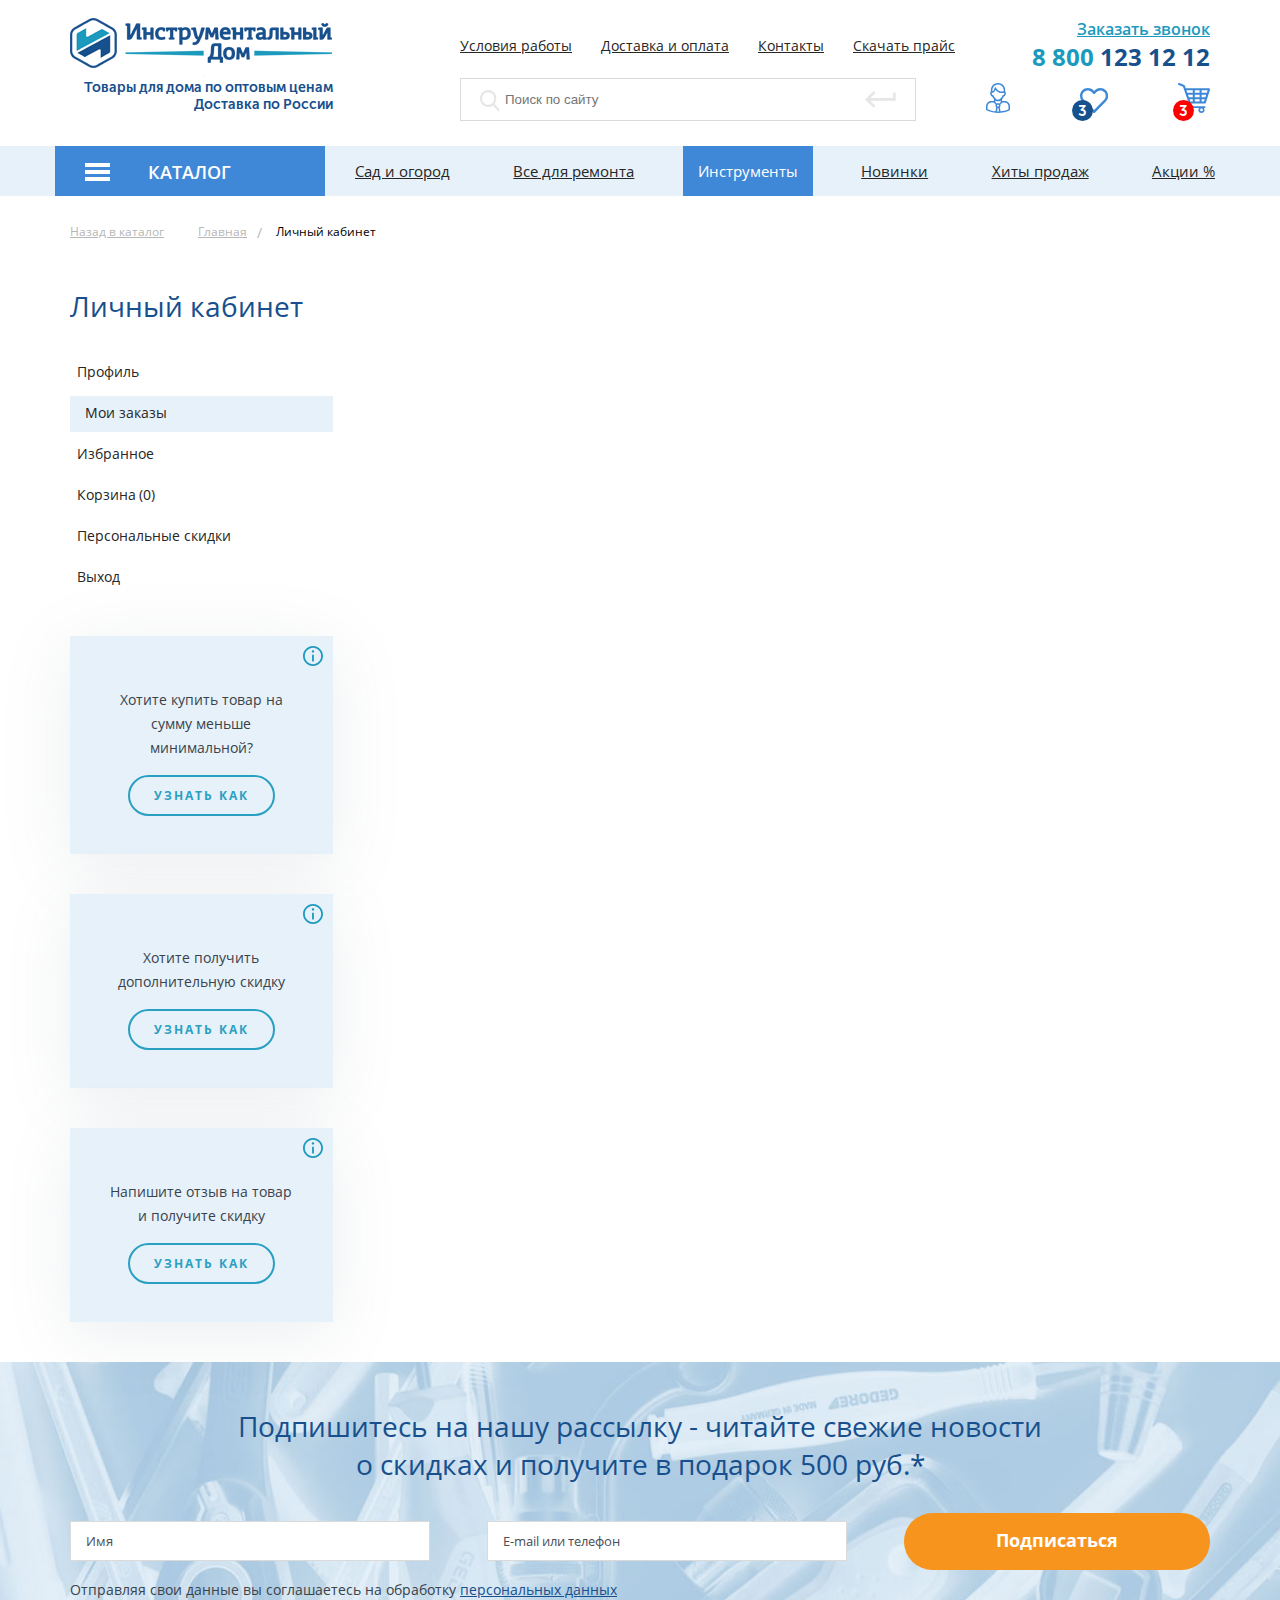
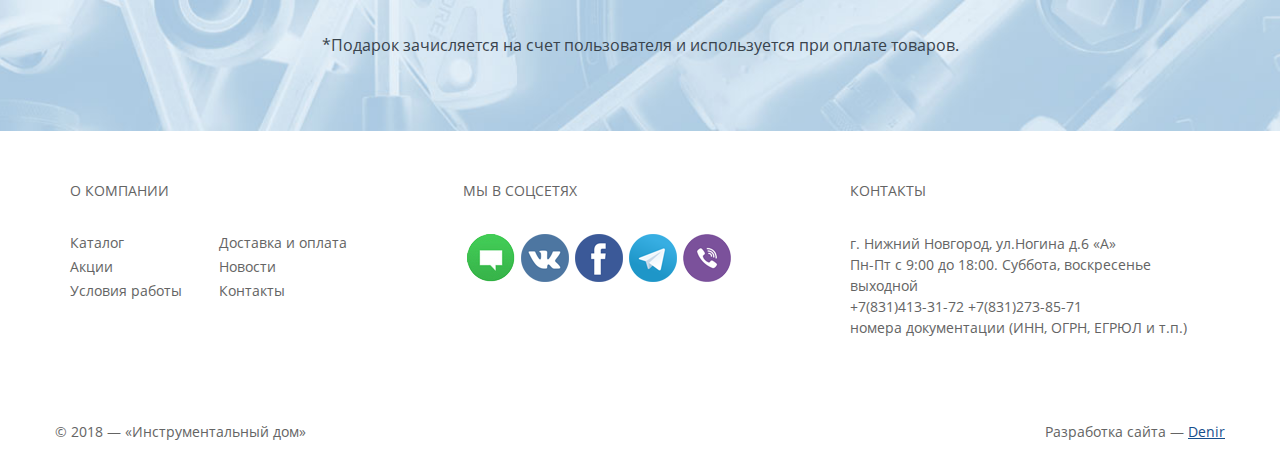
<file: cabinet.html>
<!DOCTYPE html>
<html lang="ru">
  <head>
    <meta charset="utf-8">
    <title>Личный кабинет</title>
    <meta name="description" content="">
    <link rel="shortcut icon" href="img/favicon/favicon.ico" type="image/x-icon">
    <link rel="apple-touch-icon" href="img/favicon/apple-touch-icon.png">
    <link rel="apple-touch-icon" sizes="72x72" href="img/favicon/apple-touch-icon-72x72.png">
    <link rel="apple-touch-icon" sizes="114x114" href="img/favicon/apple-touch-icon-114x114.png">
    <meta http-equiv="X-UA-Compatible" content="IE=edge">
    <meta name="viewport" content="width=device-width, initial-scale=1, maximum-scale=1">
    <link rel="stylesheet" href="css/main.css">
  </head>
  <body>
    <!-- Здесь пишем код-->
    <header class="header">
      <div class="header-top">
        <div class="container">
          <div class="header-top-left">
            <div class="header-burger">
              <div></div>
              <div></div>
              <div></div>
            </div><img src="img/logo.png" alt="alt">
            <div class="header__logo-caption">Товары для дома по оптовым ценам 
              <div>Доставка по России</div>
            </div>
          </div>
          <div class="header-top-right">
            <div class="header-top-right__top">
              <ul class="header-top-right__menu">
                <li><a href="#" data-tooltip-content="#conditions-tooltip" class="tooltip">Условия работы</a></li>
                <li><a href="#">Доставка и оплата</a></li>
                <li><a href="#">Контакты</a></li>
                <li><a href="#">Скачать прайс</a></li>
              </ul>
              <div class="header-contacts"><a href="#callback-popup" class="header-contacts__callback callback-show">Заказать звонок</a><a href="tel:88001231212" class="header-contacts__phone">8 800 <span>123 12 12</span></a></div>
            </div>
            <div class="header-top-right__bottom">
              <form action="#">
                <label class="header-search">
                  <input type="text" name="search" placeholder="Поиск по сайту">
                      <svg class="icon icon-magnifier ">
                        <use xlink:href="img/icons-svg/symbol/sprite.svg#magnifier"></use>
                      </svg>
                      <svg class="icon icon-enter ">
                        <use xlink:href="img/icons-svg/symbol/sprite.svg#enter"></use>
                      </svg>
                </label>
              </form>
              <div class="header-account"><a href="#search-popup" class="header-account__item header-account__search">
                      <svg class="icon icon-magnifier ">
                        <use xlink:href="img/icons-svg/symbol/sprite.svg#magnifier"></use>
                      </svg></a><a href="#enter-popup" class="header-account__item header-account__user popup-unregistered">
                      <svg class="icon icon-user ">
                        <use xlink:href="img/icons-svg/symbol/sprite.svg#user"></use>
                      </svg></a><a href="#" data-tooltip-content="#cart-tooltip-favourites" class="header-account__item header-account__favorites">
                      <svg class="icon icon-heart ">
                        <use xlink:href="img/icons-svg/symbol/sprite.svg#heart"></use>
                      </svg>
                  <div class="favorites-count">3</div></a><a href="#" data-tooltip-content="#cart-tooltip" class="header-account__item header-account__cart">
                      <svg class="icon icon-cart ">
                        <use xlink:href="img/icons-svg/symbol/sprite.svg#cart"></use>
                      </svg>
                  <div class="cart-count">3</div></a></div>
            </div>
          </div>
        </div>
      </div>
      <div class="header-bottom">
        <div class="container no-paddings">
          <div class="header-catalog">
            <div class="header-catalog__button">
              <div></div>
              <div></div>
              <div></div>
            </div><span>каталог</span>
          </div>
          <div class="header__main-menu">
            <ul class="main-menu">
              <li><a href="#"><span>Сад и огород</span></a></li>
              <li><a href="#"><span>Все для ремонта</span></a></li>
              <li class="active"><a href="#"><span>Инструменты</span></a></li>
              <li><a href="#"><span>Новинки</span></a></li>
              <li><a href="#"><span>Хиты продаж</span></a></li>
              <li><a href="#"><span>Акции %</span></a></li>
            </ul>
          </div>
        </div>
      </div>
      <section class="mega-menu">
        <div class="container"><a href="#" class="mega-menu__item">
            <div class="mega-menu__icon">
                  <svg class="icon icon-piston ">
                    <use xlink:href="img/icons-svg/symbol/sprite.svg#piston"></use>
                  </svg>
            </div>
            <div class="mega-menu__name">Автозапчасти</div></a><a href="#" class="mega-menu__item">
            <div class="mega-menu__icon">
                  <svg class="icon icon-fuel ">
                    <use xlink:href="img/icons-svg/symbol/sprite.svg#fuel"></use>
                  </svg>
            </div>
            <div class="mega-menu__name">Автохимия</div></a><a href="#" class="mega-menu__item">
            <div class="mega-menu__icon">
                  <svg class="icon icon-oil ">
                    <use xlink:href="img/icons-svg/symbol/sprite.svg#oil"></use>
                  </svg>
            </div>
            <div class="mega-menu__name">Маслоспецжидкости</div></a><a href="#" class="mega-menu__item">
            <div class="mega-menu__icon">
                  <svg class="icon icon-hammer ">
                    <use xlink:href="img/icons-svg/symbol/sprite.svg#hammer"></use>
                  </svg>
            </div>
            <div class="mega-menu__name">Отделочный инструмент</div></a><a href="#" class="mega-menu__item">
            <div class="mega-menu__icon">
                  <svg class="icon icon-piston ">
                    <use xlink:href="img/icons-svg/symbol/sprite.svg#piston"></use>
                  </svg>
            </div>
            <div class="mega-menu__name">Автозапчасти</div></a><a href="#" class="mega-menu__item">
            <div class="mega-menu__icon">
                  <svg class="icon icon-fuel ">
                    <use xlink:href="img/icons-svg/symbol/sprite.svg#fuel"></use>
                  </svg>
            </div>
            <div class="mega-menu__name">Автохимия</div></a><a href="#" class="mega-menu__item">
            <div class="mega-menu__icon">
                  <svg class="icon icon-oil ">
                    <use xlink:href="img/icons-svg/symbol/sprite.svg#oil"></use>
                  </svg>
            </div>
            <div class="mega-menu__name">Маслоспецжидкости</div></a><a href="#" class="mega-menu__item">
            <div class="mega-menu__icon">
                  <svg class="icon icon-hammer ">
                    <use xlink:href="img/icons-svg/symbol/sprite.svg#hammer"></use>
                  </svg>
            </div>
            <div class="mega-menu__name">Отделочный инструмент</div></a><a href="#" class="mega-menu__item">
            <div class="mega-menu__icon">
                  <svg class="icon icon-piston ">
                    <use xlink:href="img/icons-svg/symbol/sprite.svg#piston"></use>
                  </svg>
            </div>
            <div class="mega-menu__name">Автозапчасти</div></a><a href="#" class="mega-menu__item">
            <div class="mega-menu__icon">
                  <svg class="icon icon-fuel ">
                    <use xlink:href="img/icons-svg/symbol/sprite.svg#fuel"></use>
                  </svg>
            </div>
            <div class="mega-menu__name">Автохимия</div></a><a href="#" class="mega-menu__item">
            <div class="mega-menu__icon">
                  <svg class="icon icon-oil ">
                    <use xlink:href="img/icons-svg/symbol/sprite.svg#oil"></use>
                  </svg>
            </div>
            <div class="mega-menu__name">Маслоспецжидкости</div></a><a href="#" class="mega-menu__item">
            <div class="mega-menu__icon">
                  <svg class="icon icon-hammer ">
                    <use xlink:href="img/icons-svg/symbol/sprite.svg#hammer"></use>
                  </svg>
            </div>
            <div class="mega-menu__name">Отделочный инструмент</div></a><a href="#" class="mega-menu__item">
            <div class="mega-menu__icon">
                  <svg class="icon icon-piston ">
                    <use xlink:href="img/icons-svg/symbol/sprite.svg#piston"></use>
                  </svg>
            </div>
            <div class="mega-menu__name">Автозапчасти</div></a><a href="#" class="mega-menu__item">
            <div class="mega-menu__icon">
                  <svg class="icon icon-fuel ">
                    <use xlink:href="img/icons-svg/symbol/sprite.svg#fuel"></use>
                  </svg>
            </div>
            <div class="mega-menu__name">Автохимия</div></a><a href="#" class="mega-menu__item">
            <div class="mega-menu__icon">
                  <svg class="icon icon-oil ">
                    <use xlink:href="img/icons-svg/symbol/sprite.svg#oil"></use>
                  </svg>
            </div>
            <div class="mega-menu__name">Маслоспецжидкости</div></a><a href="#" class="mega-menu__item">
            <div class="mega-menu__icon">
                  <svg class="icon icon-hammer ">
                    <use xlink:href="img/icons-svg/symbol/sprite.svg#hammer"></use>
                  </svg>
            </div>
            <div class="mega-menu__name">Отделочный инструмент</div></a>
        </div>
      </section>
    </header>
    <div class="container mobile-nav-wrap">
      <nav class="mobile-nav">
        <div class="mobile-nav__top filter-mobile__list-item gray-bg"><a href="tel:88001231212" class="header-contacts__phone">8 800 <span>123 12 12</span></a><a href="#callback-popup" class="header-contacts__callback callback-show">Заказать звонок</a></div>
        <ul class="mobile-nav__catalog">
          <li class="filter-mobile__list-item"><a href="catalog.html">Каталог
                  <svg class="icon icon-chev-right ">
                    <use xlink:href="img/icons-svg/symbol/sprite.svg#chev-right"></use>
                  </svg></a></li>
        </ul>
        <ul class="mobile-nav__top-menu">
          <li class="filter-mobile__list-item"><a href="#">Новинки</a></li>
          <li class="filter-mobile__list-item"><a href="#">Хиты продаж</a></li>
          <li class="filter-mobile__list-item"><a href="#">Акции %</a></li>
        </ul>
        <ul class="mobile-nav__middle-menu">
          <li class="filter-mobile__list-item"><a href="#">Условия работы</a></li>
          <li class="filter-mobile__list-item"><a href="#">Доставка и оплата</a></li>
          <li class="filter-mobile__list-item"><a href="#">Контакты</a></li>
          <li class="filter-mobile__list-item"><a href="#">Скачать прайс</a></li>
        </ul>
      </nav>
    </div>
    <section class="breadcrumbs breadcrumbs--mob-hidden">
      <div class="container no-pd-480">
        <ul>
          <li class="link-back"><a href="#">Назад в каталог</a></li>
          <li><a href="#">Главная</a></li>
          <li class="active"><a href="#">Личный кабинет </a></li>
        </ul>
      </div>
    </section>
    <div class="container no-pd-480 to-back"><a href="#" class="gray-link"> 
        <div class="icon-nav-arrow-left category__back-link"></div>Назад к покупкам</a></div>
    <section class="cabinet cabinet-main">
      <div class="container no-pd-480">
        <div class="title-wrapper">
          <h2 class="text-left">Личный кабинет</h2>
        </div>
      </div>
      <div class="container no-pd-480">
        <ul class="cabinet-mob-nav">
          <li class="cabinet-mob-nav__item hidden-managers-container"><a href="#" class="cabinet-mob-nav__manager-toggle">Персональный менеджер</a>
            <div class="manager-mob">
              <div class="my-orders__right-sidebar-top"><a href="#" class="button button-empty button-mini button-middle"><span>все менеджеры</span></a></div>
              <div class="manager gray-bg"><a href="#" class="icon-info">
                      <svg class="icon icon-information ">
                        <use xlink:href="img/icons-svg/symbol/sprite.svg#information"></use>
                      </svg></a>
                <div class="manager-photo"><img src="img/manager.jpg" alt="alt"></div>
                <div class="manager-info">
                  <div class="manager-info__top">
                    <div>Менеджер по направлению</div>
                    <div class="manager-info__name">Петров Пётр</div>
                    <div class="manager-info__district"><span>Район:</span><a href="#">Южный,</a><a href="#">Юго-Западный</a></div>
                  </div>
                </div>
                <div class="manager-contacts"><a href="#" class="manager-contacts__item">
                        <svg class="icon icon-at ">
                          <use xlink:href="img/icons-svg/symbol/sprite.svg#at"></use>
                        </svg><span>petrov@gmail.com</span></a><a href="#" class="manager-contacts__item">
                        <svg class="icon icon-skype ">
                          <use xlink:href="img/icons-svg/symbol/sprite.svg#skype"></use>
                        </svg><span>petrov_petr</span></a>
                  <div class="manager-contacts__phone manager-contacts__item">
                        <svg class="icon icon-phone ">
                          <use xlink:href="img/icons-svg/symbol/sprite.svg#phone"></use>
                        </svg>
                    <div class="manager-contacts__phones"><a href="#">+7 (818) 987 65 43</a><a href="#">+7 (818) 987 65 43</a></div>
                  </div>
                </div>
                <div class="manager-bottom"><a href="#manager-write-popup" class="button button-orange button-mini button-middle to-popup"><span>написать</span></a><a href="#callback-popup" class="button button-empty button-mini button-middle callback-show"><span>заказать звонок</span></a><a href="#rating-manager-popup" class="manager-mark to-popup">Оценить менеджера</a></div>
              </div>
              <div class="managers gray-bg hidden">
                <div class="managers-item">
                  <div class="manager-photo"><img src="img/manager.jpg" alt="alt"></div>
                  <div class="manager-info">
                    <div class="manager-info__top">
                      <div>Менеджер по направлению</div>
                      <div class="manager-info__name">Петров Пётр</div>
                      <div class="manager-info__district"><span>Район:</span><a href="#" class="blue-link">Южный,</a><a href="#" class="blue-link">Юго-Западный</a></div>
                    </div>
                  </div>
                </div>
                <div class="managers-item">
                  <div class="manager-photo"><img src="img/manager.jpg" alt="alt"></div>
                  <div class="manager-info">
                    <div class="manager-info__top">
                      <div>Менеджер по направлению</div>
                      <div class="manager-info__name">Иванов Иван</div>
                      <div class="manager-info__district"><span>Район:</span><a href="#" class="blue-link">Северный,</a><a href="#" class="blue-link">Северо-Западный</a></div>
                    </div>
                  </div>
                </div>
                <div class="managers-item">
                  <div class="manager-photo"><img src="img/manager.jpg" alt="alt"></div>
                  <div class="manager-info">
                    <div class="manager-info__top">
                      <div>Менеджер по направлению</div>
                      <div class="manager-info__name">Иванова Дарья</div>
                      <div class="manager-info__district"><span>Район:</span><a href="#" class="blue-link">Северный,</a><a href="#" class="blue-link">Северо-Западный</a></div>
                    </div>
                  </div>
                </div>
              </div>
              <li class="cabinet-mob-nav__item"><a href="#">Профиль</a></li>
              <li class="cabinet-mob-nav__item"><a href="#">Мои заказы</a></li>
              <li class="cabinet-mob-nav__item"><a href="#">Избранное</a></li>
              <li class="cabinet-mob-nav__item"><a href="#">Корзина</a></li>
              <li class="cabinet-mob-nav__item"><a href="#">Персональные скидки</a></li>
              <li class="cabinet-mob-nav__item"><a href="#">Выход</a></li>
            </div>
          </li>
        </ul>
      </div>
      <div class="container no-pd-480">
        <div class="my-orders__left-sidebar hidden-managers-container">
          <div class="manager-mob-toggle"> <a href="#" class="gray-link">Персональный менеджер</a></div>
          <div class="hidden-managers">
            <div class="manager-mob">
              <div class="my-orders__right-sidebar-top"><a href="#" class="button button-empty button-mini button-middle"><span>все менеджеры</span></a></div>
              <div class="manager gray-bg">
                <div class="manager-photo"><img src="img/manager.jpg" alt="alt"></div>
                <div class="manager-info">
                  <div class="manager-info__top">
                    <div>Менеджер по направлению</div>
                    <div class="manager-info__name">Петров Пётр</div>
                    <div class="manager-info__district"><span>Район:</span><a href="#" class="blue-link">Южный,</a><a href="#" class="blue-link">Юго-Западный</a></div>
                  </div>
                </div>
                <div class="manager-contacts"><a href="#" class="blue-link manager-contacts__item">
                        <svg class="icon icon-at ">
                          <use xlink:href="img/icons-svg/symbol/sprite.svg#at"></use>
                        </svg><span>petrov@gmail.com</span></a><a href="#" class="blue-link manager-contacts__item">
                        <svg class="icon icon-skype ">
                          <use xlink:href="img/icons-svg/symbol/sprite.svg#skype"></use>
                        </svg><span>petrov_petr</span></a>
                  <div class="manager-contacts__phone manager-contacts__item">
                        <svg class="icon icon-phone ">
                          <use xlink:href="img/icons-svg/symbol/sprite.svg#phone"></use>
                        </svg>
                    <div class="manager-contacts__phones">
                      <div>+7 (818) 987 65 43</div>
                      <div>+7 (818) 987 65 43</div>
                    </div>
                  </div>
                </div>
                <div class="manager-bottom"><a href="#manager-write-popup" class="button button-orange button-mini button-middle to-popup"><span>написать</span></a><a href="#callback-popup" class="button button-empty button-mini button-middle callback-show"><span>заказать звонок</span></a><a href="#rating-manager-popup" class="manager-mark to-popup">Оценить менеджера</a></div>
              </div>
            </div>
            <div class="managers gray-bg hidden">
              <div class="managers-item">
                <div class="manager-photo"><img src="img/manager.jpg" alt="alt"></div>
                <div class="manager-info">
                  <div class="manager-info__top">
                    <div>Менеджер по направлению</div>
                    <div class="manager-info__name">Петров Пётр</div>
                    <div class="manager-info__district"><span>Район:</span><a href="#" class="blue-link">Южный,</a><a href="#" class="blue-link">Юго-Западный</a></div>
                  </div>
                </div>
              </div>
              <div class="managers-item">
                <div class="manager-photo"><img src="img/manager.jpg" alt="alt"></div>
                <div class="manager-info">
                  <div class="manager-info__top">
                    <div>Менеджер по направлению</div>
                    <div class="manager-info__name">Иванов Иван</div>
                    <div class="manager-info__district"><span>Район:</span><a href="#" class="blue-link">Северный,</a><a href="#" class="blue-link">Северо-Западный</a></div>
                  </div>
                </div>
              </div>
              <div class="managers-item">
                <div class="manager-photo"><img src="img/manager.jpg" alt="alt"></div>
                <div class="manager-info">
                  <div class="manager-info__top">
                    <div>Менеджер по направлению</div>
                    <div class="manager-info__name">Иванова Дарья</div>
                    <div class="manager-info__district"><span>Район:</span><a href="#" class="blue-link">Северный,</a><a href="#" class="blue-link">Северо-Западный</a></div>
                  </div>
                </div>
              </div>
            </div>
          </div>
          <ul class="account-menu">
            <li><a href="#">Профиль</a></li>
            <li class="active"><a href="#">Мои заказы<span></span></a></li>
            <li><a href="#">Избранное<span></span></a></li>
            <li><a href="#">Корзина<span>(0)</span></a></li>
            <li><a href="#">Персональные скидки</a></li>
            <li><a href="#">Выход</a></li>
          </ul>
          <div class="order-sidebar__inner order-sidebar__action orders-action gray-bg"><a href="#" class="icon-info">
                  <svg class="icon icon-information ">
                    <use xlink:href="img/icons-svg/symbol/sprite.svg#information"></use>
                  </svg></a>
            <div class="sidebar-action-content">
              <p>Хотите купить товар на<br>сумму меньше<br>минимальной? </p>
            </div><a href="#" class="button button-empty button-mini"><span>Узнать как</span></a>
          </div>
          <div class="order-sidebar__inner order-sidebar__action orders-action gray-bg"><a href="#" class="icon-info">
                  <svg class="icon icon-information ">
                    <use xlink:href="img/icons-svg/symbol/sprite.svg#information"></use>
                  </svg></a>
            <div class="sidebar-action-content">
              <p>Хотите получить<br>дополнительную скидку</p>
            </div><a href="#" class="button button-empty button-mini"><span>Узнать как</span></a>
          </div>
          <div class="order-sidebar__inner order-sidebar__action orders-action gray-bg"><a href="#" class="icon-info">
                  <svg class="icon icon-information ">
                    <use xlink:href="img/icons-svg/symbol/sprite.svg#information"></use>
                  </svg></a>
            <div class="sidebar-action-content">
              <p>Напишите отзыв на товар<br>и получите скидку</p>
            </div><a href="#" class="button button-empty button-mini"><span>Узнать как</span></a>
          </div>
        </div>
      </div>
    </section>
    <section class="subscribe subscribe--cabinet">
      <div class="container">
        <div class="title-wrapper">
          <h2>Подпишитесь на нашу рассылку - читайте свежие новости
            <div>о скидках и получите в подарок 500 руб.*</div>
          </h2>
        </div>
        <form action="#" class="subscribe-form">
          <label class="standart-label">
            <input type="text" name="name" placeholder="Имя">
          </label>
          <label class="standart-label">
            <input type="text" name="phone-mail" placeholder="E-mail или телефон">
          </label>
          <button type="submit" class="button button-orange"><span>Подписаться</span></button>
        </form>
      </div>
      <div class="container subscribe-bottom">
        <p>Отправляя свои данные вы соглашаетесь на обработку <a href="#" class="blue-link">персональных данных</a></p>
        <p>*Подарок зачисляется на счет пользователя и используется при оплате товаров.</p>
      </div>
    </section>
    <footer class="footer">
      <div class="container footer-top no-pd-480">
        <div class="footer-item footer-item--links">
          <div class="footer-item__title">О КОМПАНИИ</div>
          <div class="footer-item__menu">
            <ul>
              <li><a href="#">Каталог</a></li>
              <li><a href="#">Акции</a></li>
              <li><a href="#">Условия работы</a></li>
            </ul>
            <ul>
              <li><a href="#">Доставка и оплата</a></li>
              <li><a href="#">Новости</a></li>
              <li><a href="#">Контакты</a></li>
            </ul>
          </div>
        </div>
        <div class="footer-item footer-item--soc">
          <div class="footer-item__title">МЫ В СОЦСЕТЯХ</div>
          <div class="footer-socials"><a href="#" class="icon icon-quote"></a><a href="#" class="icon icon-vk"></a><a href="#" class="icon icon-fb"></a><a href="#" class="icon icon-tg"></a><a href="#" class="icon icon-viber"></a></div>
        </div>
        <div class="footer-item footer-item--contacts">
          <div class="footer-item__title">КОНТАКТЫ</div>
          <p>г. Нижний Новгород, ул.Ногина д.6 «А»</p>
          <p>Пн-Пт с 9:00 до 18:00. Суббота, воскресенье выходной</p>
          <p>+7(831)413-31-72 +7(831)273-85-71</p>
          <p>номера документации (ИНН, ОГРН, ЕГРЮЛ и т.п.)</p>
        </div>
        <div class="footer-item footer-item--hidden"><a href="#callback-popup" class="header-contacts__callback button button-empty button-mini callback-show"><span>Заказать звонок</span></a><a href="tel:88001231212" class="header-contacts__phone">8 800 <span>123 12 12</span></a></div>
      </div>
      <div class="container footer-bottom">
        <div class="footer-copyright">© 2018 —  «Инструментальный дом»</div>
        <div>Разработка сайта — <a href="#">Denir</a></div>
      </div>
    </footer>
    <div id="search-popup" class="popup-search mfp-hide white-popup-block">
      <form action="#">
        <label class="header-search">
          <input type="text" name="search" placeholder="Поиск по сайту">
              <svg class="icon icon-magnifier ">
                <use xlink:href="img/icons-svg/symbol/sprite.svg#magnifier"></use>
              </svg>
              <svg class="icon icon-enter ">
                <use xlink:href="img/icons-svg/symbol/sprite.svg#enter"></use>
              </svg>
        </label>
      </form>
    </div>
    <div id="price-list-popup" class="popup-price-list mfp-hide white-popup-block">
      <div class="price-download__form">
        <div class="price-download__title">Скачайте прайс-лист и получите
          <div>в подарок 500 р.</div>
        </div>
        <form action="#">
          <label class="standart-label">
            <input type="text" name="email-phone" placeholder="E-mail или телефон" required>
          </label>
          <label class="standart-label">
            <input type="text" name="name" placeholder="Имя" required>
          </label>
          <button type="submit" class="button button-orange"><span>Скачать прайс-лист</span></button>
        </form>
        <div class="price-download__bottom">Отправляя свои данные, вы соглашаетесь на обработку <a href="#">Персональных данных</a></div>
      </div>
    </div>
    <div id="callback-popup" class="popup-callback mfp-hide white-popup-block">
      <div class="price-download__form">
        <div class="price-download__title">Заказать звонок</div>
        <form action="#">
          <label class="standart-label">
            <input type="text" name="name" placeholder="Ваше имя" required>
          </label>
          <label class="standart-label">
            <input type="text" name="phone" placeholder="Телефон" required>
          </label>
          <button type="submit" class="button button-orange"><span>Заказать звонок</span></button>
        </form>
        <div class="price-download__bottom">Отправляя свои данные, вы соглашаетесь на обработку <a href="#">Персональных данных</a></div>
      </div>
    </div>
    <div id="manager-write-popup" class="popup-write-manager mfp-hide white-popup-block">
      <div class="price-download__form">
        <div class="price-download__title">Написать менеджеру</div>
        <form action="#">
          <label class="standart-label">
            <input type="text" name="name" placeholder="Ваше имя" required>
          </label>
          <label class="standart-label">
            <input type="text" name="phone" placeholder="Телефон" required>
          </label>
          <label class="standart-label">
            <input type="text" name="phone" placeholder="Email" required>
          </label>
          <label class="standart-label">
            <textarea name="" placeholder="Ваш вопрос"></textarea>
          </label>
          <button type="submit" class="button button-orange"><span>Заказать звонок</span></button>
        </form>
        <div class="price-download__bottom">Отправляя свои данные, вы соглашаетесь на обработку <a href="#">Персональных данных</a></div>
      </div>
    </div>
    <div id="rating-manager-popup" class="popup-manager-rating mfp-hide white-popup-block">
      <div class="price-download__form">
        <div class="price-download__title">Оцените работу менеджера</div>
        <div class="manager-photo"><img src="img/manager.jpg" alt="alt"></div>
        <div class="manager-info">
          <div class="manager-info__top">
            <div class="manager-info__name">Симонова Екатерина</div>
            <div>Менеджер по работе с юридическими лицами</div>
          </div>
        </div>
        <div class="popup-manager-rating__to-mark">Поставьте вашу оценку</div>
        <div class="product-item__rating product-item__rating--big">
          <div class="rating-star">
                <svg class="icon icon-rate-star ">
                  <use xlink:href="img/icons-svg/symbol/sprite.svg#rate-star"></use>
                </svg>
          </div>
          <div class="rating-star">
                <svg class="icon icon-rate-star ">
                  <use xlink:href="img/icons-svg/symbol/sprite.svg#rate-star"></use>
                </svg>
          </div>
          <div class="rating-star">
                <svg class="icon icon-rate-star ">
                  <use xlink:href="img/icons-svg/symbol/sprite.svg#rate-star"></use>
                </svg>
          </div>
          <div class="rating-star">
                <svg class="icon icon-rate-star ">
                  <use xlink:href="img/icons-svg/symbol/sprite.svg#rate-star"></use>
                </svg>
          </div>
          <div class="rating-star">
                <svg class="icon icon-rate-star ">
                  <use xlink:href="img/icons-svg/symbol/sprite.svg#rate-star"></use>
                </svg>
          </div>
        </div>
        <button type="submit" class="button button-orange"><span>Отправить</span></button>
      </div>
    </div>
    <div id="enter-popup" class="popup-enter mfp-hide white-popup-block">
      <ul class="tabs__list">
        <li class="tabs__item tabs__item--active"><a href="#autorisation" class="tabs__link">Авторизация</a></li>
        <li class="tabs__item"><a href="#registration" class="tabs__link">Регистрация</a></li>
      </ul>
      <ul class="tabs-content">
        <li id="autorisation" class="tabs__item enter-popup__tabs-item">
          <div class="popup-divider">Войти с помощью</div>
          <ul class="popup-socials">
            <li><a href="#" class="pop-soc-icon vk-popup"></a></li>
            <li><a href="#" class="pop-soc-icon fb-popup"></a></li>
            <li><a href="#" class="pop-soc-icon ok"></a></li>
            <li><a href="#" class="pop-soc-icon google"></a></li>
            <li><a href="#" class="pop-soc-icon inst"></a></li>
            <li><a href="#" class="pop-soc-icon mail"></a></li>
          </ul>
          <div class="popup-divider">или</div>
          <form action="#" class="enter-form">
            <label class="standart-label">
              <input type="text" name="name" placeholder="Ваше имя" required>
            </label>
            <label class="standart-label">
              <input type="text" name="phone" placeholder="Телефон" required>
            </label>
            <div class="enter-form__forget"><a href="#" class="link">Забыли пароль?</a><a href="#" class="button button-blue button-mini button-not-bordered"><span>войти</span></a></div>
            <div class="enter-form__while">Ещё не зарегистрированы? <a href="#" class="link">Зарегистрироваться</a></div>
          </form>
        </li>
        <li id="registration" class="tabs__item enter-popup__tabs-item hidden">
          <div class="popup-divider">Войти с помощью</div>
          <ul class="popup-socials">
            <li><a href="#" class="pop-soc-icon vk-popup"></a></li>
            <li><a href="#" class="pop-soc-icon fb-popup"></a></li>
            <li><a href="#" class="pop-soc-icon ok"></a></li>
            <li><a href="#" class="pop-soc-icon google"></a></li>
            <li><a href="#" class="pop-soc-icon inst"></a></li>
            <li><a href="#" class="pop-soc-icon mail"></a></li>
          </ul>
          <div class="popup-divider">или</div>
          <form action="#" class="enter-form">
            <label class="standart-label">
              <input type="text" name="name" placeholder="Ваше имя" required>
            </label>
            <label class="standart-label">
              <input type="text" name="phone" placeholder="Телефон" required>
            </label>
            <label class="custom-checkbox-label policy-label">
              <input type="checkbox"><span class="custom-checkbox"></span><span>Согласен с политикой конфиденциальности</span>
            </label>
            <div class="enter-form__bottom"><a href="#" class="button button-orange button-mini"><span>зарегистрироваться</span></a></div>
            <div class="enter-form__while">Уже зарегистрированы? <a href="#" class="link">Войти</a></div>
          </form>
        </li>
      </ul>
    </div>
    <div class="tooltip-templates">
      <div id="conditions-tooltip" class="tooltip-conditions">
        <div class="container container-wide gray-bg">
          <div class="conditions-item">
                <svg class="icon icon-contract ">
                  <use xlink:href="img/icons-svg/symbol/sprite.svg#contract"></use>
                </svg>
            <div class="conditions-item__title">Работаем по договору</div>
            <p>Главная; Работаем по договору. Имеем большой положительный опыт работы с государственными, муниципальными и коммерческими заказчиками </p>
          </div>
          <div class="conditions-item">
                <svg class="icon icon-delivery-man ">
                  <use xlink:href="img/icons-svg/symbol/sprite.svg#delivery-man"></use>
                </svg>
            <div class="conditions-item__title">Бесплатная доставка<br>от 5000 руб.</div>
            <p>Главная; Работаем по договору. Имеем большой положительный опыт работы с государственными, муниципальными и коммерческими заказчиками </p>
          </div>
          <div class="conditions-item">
                <svg class="icon icon-tag ">
                  <use xlink:href="img/icons-svg/symbol/sprite.svg#tag"></use>
                </svg>
            <div class="conditions-item__title">Скидки оптовым клиентам</div>
            <p>Главная; Работаем по договору. Имеем большой положительный опыт работы с государственными, муниципальными и коммерческими заказчиками </p>
          </div>
          <div class="conditions-item">
                <svg class="icon icon-card-payment ">
                  <use xlink:href="img/icons-svg/symbol/sprite.svg#card-payment"></use>
                </svg>
            <div class="conditions-item__title">Различные способы оплаты</div>
            <p>Главная; Работаем по договору. Имеем большой положительный опыт работы с государственными, муниципальными и коммерческими заказчиками </p>
          </div>
        </div>
      </div>
      <div id="cart-tooltip" class="tooltip-cart">
        <div class="tooltip-cart__header">Ваша корзина
          <div><span class="tooltip-cart__prod-count">6</span> товаров на сумму <span class="tooltip-cart__total-price">6600 р.</span></div>
        </div>
        <div class="tooltip-cart__item">
          <div class="tooltip-cart__img"><img src="img/cart-tooltip-prod.jpg" alt="alt"></div>
          <div class="tooltip-cart__text"><a href="#" class="tooltip-cart__name">Кисть плоская Евро натуральная, светлая щетина 250 мм </a>
            <div class="tooltip-cart__info">
              <div class="tooltip-cart__count">3 шт.</div><span></span>
              <div class="tooltip-cart__price">3300 p.</div>
            </div>
          </div>
        </div>
        <div class="tooltip-cart__item">
          <div class="tooltip-cart__img"><img src="img/cart-tooltip-prod.jpg" alt="alt"></div>
          <div class="tooltip-cart__text"><a href="#" class="tooltip-cart__name">Кисть плоская Евро натуральная, светлая щетина 250 мм </a>
            <div class="tooltip-cart__info">
              <div class="tooltip-cart__count">3 шт.</div><span></span>
              <div class="tooltip-cart__price">3300 p.</div>
            </div>
          </div>
        </div>
        <div class="tooltip-cart__item">
          <div class="tooltip-cart__img"><img src="img/cart-tooltip-prod.jpg" alt="alt"></div>
          <div class="tooltip-cart__text"><a href="#" class="tooltip-cart__name">Кисть плоская Евро натуральная, светлая щетина 250 мм </a>
            <div class="tooltip-cart__info">
              <div class="tooltip-cart__count">3 шт.</div><span></span>
              <div class="tooltip-cart__price">3300 p.</div>
            </div>
          </div>
        </div>
        <div class="tooltip-cart__bottom"><a href="#" class="button button-orange button-mini"><span>ОФОРМИТЬ</span></a></div>
        <div class="custom-scroll-advanced_track-y"><span class="custom-scroll-arrow top"></span><span class="custom-scroll-arrow bottom"></span></div>
      </div>
      <div id="cart-tooltip-edit" class="tooltip-cart">
        <div class="tooltip-cart__header">Ваша корзина
          <div><span class="tooltip-cart__prod-count">6</span> товаров на сумму <span class="tooltip-cart__total-price">6600 р.</span></div>
        </div>
        <div class="tooltip-cart__item">
          <div class="tooltip-cart__img"><img src="img/cart-tooltip-prod.jpg" alt="alt"></div>
          <div class="tooltip-cart__text"><a href="#" class="tooltip-cart__name">Кисть плоская Евро натуральная, светлая щетина 250 мм </a>
            <div class="tooltip-cart__info">
              <div class="tooltip-cart__count">3 шт.</div><span></span>
              <div class="tooltip-cart__price">3300 p.</div>
            </div>
          </div>
        </div>
        <div class="tooltip-cart__item">
          <div class="tooltip-cart__img"><img src="img/cart-tooltip-prod.jpg" alt="alt"></div>
          <div class="tooltip-cart__text"><a href="#" class="tooltip-cart__name">Кисть плоская Евро натуральная, светлая щетина 250 мм </a>
            <div class="tooltip-cart__info">
              <div class="tooltip-cart__count">3 шт.</div><span></span>
              <div class="tooltip-cart__price">3300 p.</div>
            </div>
          </div>
        </div>
        <div class="tooltip-cart__item">
          <div class="tooltip-cart__img"><img src="img/cart-tooltip-prod.jpg" alt="alt"></div>
          <div class="tooltip-cart__text"><a href="#" class="tooltip-cart__name">Кисть плоская Евро натуральная, светлая щетина 250 мм </a>
            <div class="tooltip-cart__info">
              <div class="tooltip-cart__count">3 шт.</div><span></span>
              <div class="tooltip-cart__price">3300 p.</div>
            </div>
          </div>
        </div>
        <div class="tooltip-cart__bottom"><a href="#" class="button button-orange button-mini"><span>редактировать заказ</span></a></div>
        <div class="custom-scroll-advanced_track-y"><span class="custom-scroll-arrow top"></span><span class="custom-scroll-arrow bottom"></span></div>
      </div>
      <div id="cart-tooltip-favourites" class="tooltip-cart tooltip-cart-favourites">
        <div class="tooltip-cart__header">Избранное <span class="tooltip-cart__fav-count">6</span> товаров </div>
        <div class="tooltip-cart__item">
          <div class="tooltip-cart__img"><img src="img/cart-tooltip-prod.jpg" alt="alt"></div>
          <div class="tooltip-cart__text"><a href="#" class="tooltip-cart__name">Кисть плоская Евро натуральная, светлая щетина 250 мм </a>
            <div class="tooltip-cart__info">
              <div class="tooltip-cart__count">3 шт.</div><span></span>
              <div class="tooltip-cart__price">3300 p.</div>
            </div><a href="#" class="button button-blue button-mini"><span>в корзину</span></a>
          </div>
        </div>
        <div class="tooltip-cart__item">
          <div class="tooltip-cart__img"><img src="img/cart-tooltip-prod.jpg" alt="alt"></div>
          <div class="tooltip-cart__text"><a href="#" class="tooltip-cart__name">Кисть плоская Евро натуральная, светлая щетина 250 мм </a>
            <div class="tooltip-cart__info">
              <div class="tooltip-cart__count">3 шт.</div><span></span>
              <div class="tooltip-cart__price">3300 p.</div>
            </div><a href="#" class="button button-blue button-mini"><span>в корзину</span></a>
          </div>
        </div>
        <div class="tooltip-cart__item">
          <div class="tooltip-cart__img"><img src="img/cart-tooltip-prod.jpg" alt="alt"></div>
          <div class="tooltip-cart__text"><a href="#" class="tooltip-cart__name">Кисть плоская Евро натуральная, светлая щетина 250 мм </a>
            <div class="tooltip-cart__info">
              <div class="tooltip-cart__count">3 шт.</div><span></span>
              <div class="tooltip-cart__price">3300 p.</div>
            </div><a href="#" class="button button-blue button-mini"><span>в корзину</span></a>
          </div>
        </div>
        <div class="custom-scroll-advanced_track-y"><span class="custom-scroll-arrow top"></span><span class="custom-scroll-arrow bottom"></span></div>
      </div>
      <div id="registered-tip" class="tooltip-registered-user">
        <ul>
          <li><a href="#">Профиль</a></li>
          <li><a href="#">Мои заказы<span>(0)</span></a></li>
          <li><a href="#">Избранное<span>(4)</span></a></li>
          <li><a href="#">Корзина<span>(0)</span></a></li>
          <li><a href="#">Персональные скидки</a></li>
          <li><a href="#">Выход</a></li>
        </ul>
      </div>
    </div>
    <div class="hidden"></div>
    <div class="loader">
      <div class="loader_inner"></div>
    </div>
    <script src="js/libs.min.js"></script>
    <script src="js/common.js"></script>
    <script src="js/svg4everybody/svg4everybody.min.js" async onload="svg4everybody();"></script>
  </body>
</html>
</file>
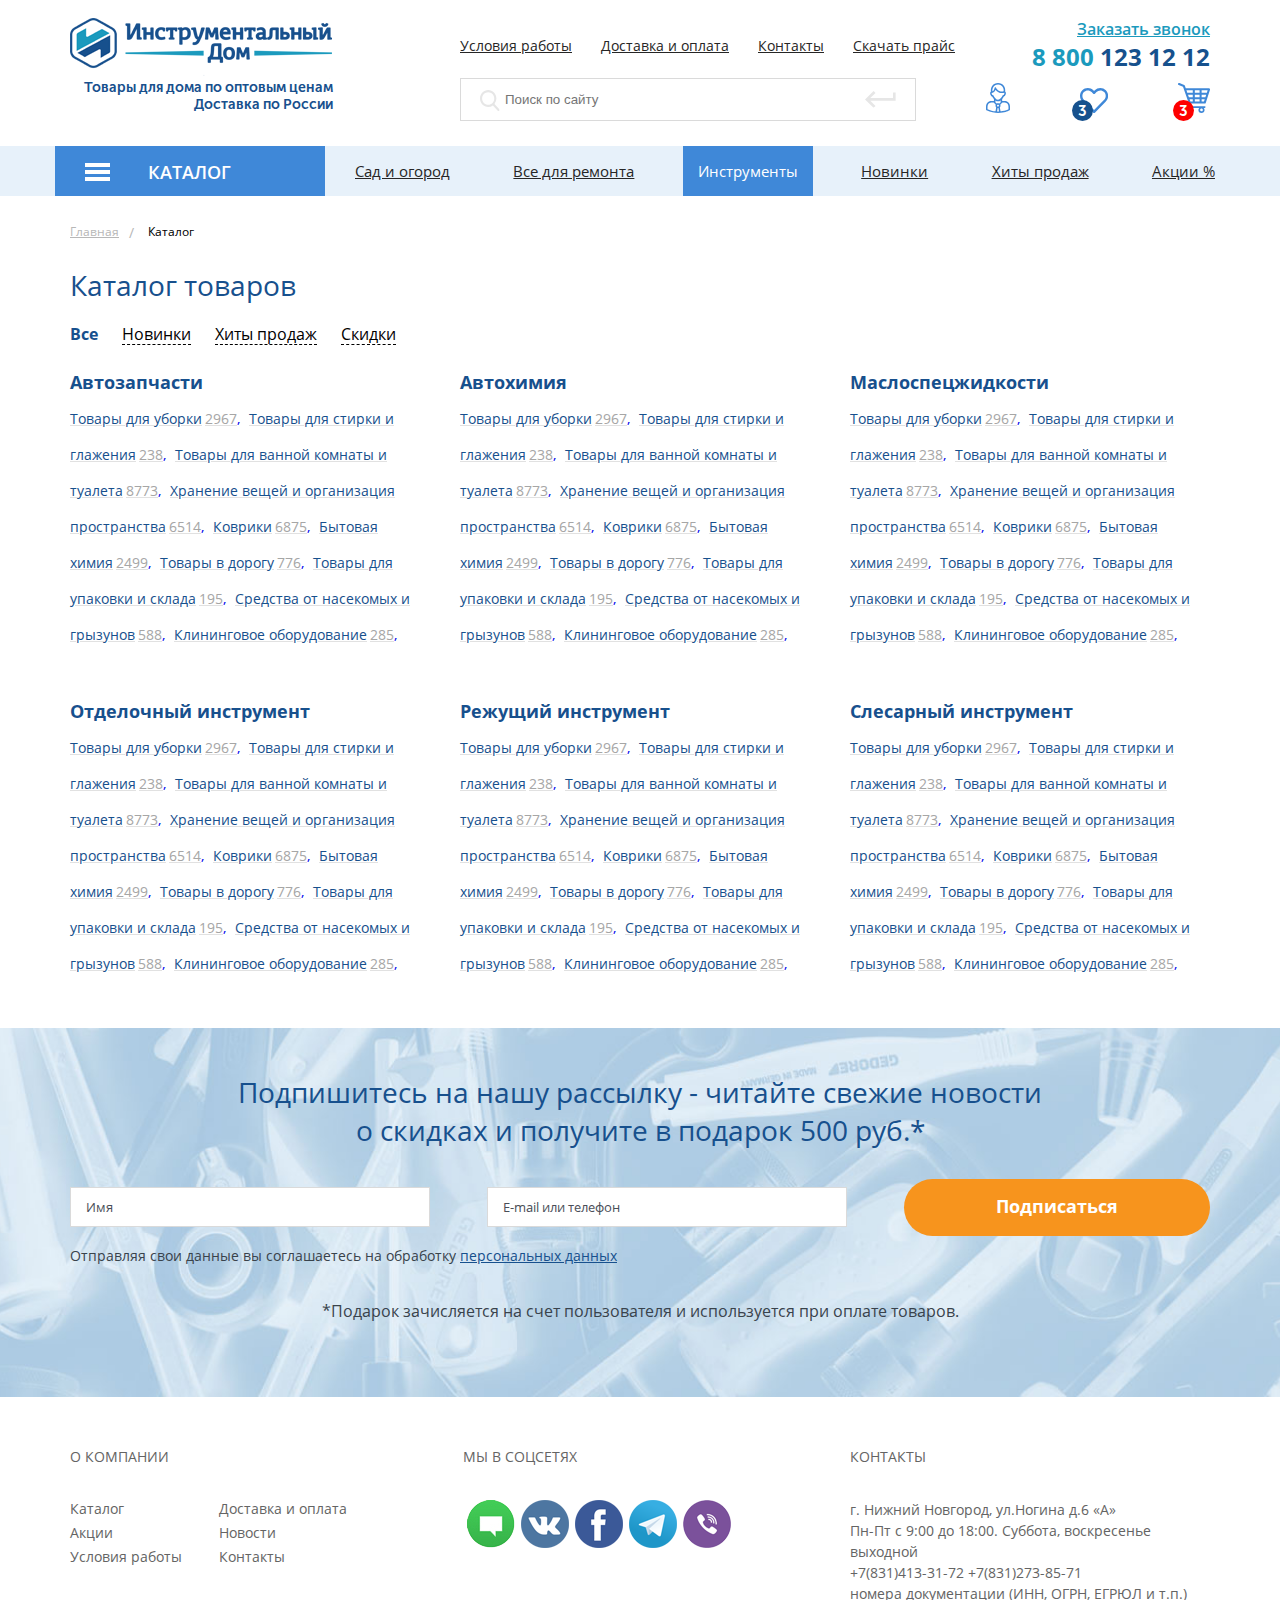
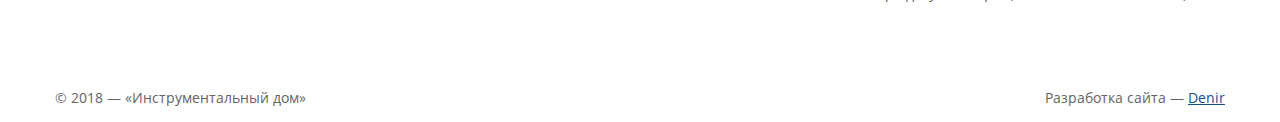
<file: catalog.html>
<!DOCTYPE html>
<html lang="ru">
  <head>
    <meta charset="utf-8">
    <title>Каталог</title>
    <meta name="description" content="">
    <link rel="shortcut icon" href="img/favicon/favicon.ico" type="image/x-icon">
    <link rel="apple-touch-icon" href="img/favicon/apple-touch-icon.png">
    <link rel="apple-touch-icon" sizes="72x72" href="img/favicon/apple-touch-icon-72x72.png">
    <link rel="apple-touch-icon" sizes="114x114" href="img/favicon/apple-touch-icon-114x114.png">
    <meta http-equiv="X-UA-Compatible" content="IE=edge">
    <meta name="viewport" content="width=device-width, initial-scale=1, maximum-scale=1">
    <link rel="stylesheet" href="css/main.css">
  </head>
  <body>
    <!-- Здесь пишем код-->
    <header class="header">
      <div class="header-top">
        <div class="container">
          <div class="header-top-left">
            <div class="header-burger">
              <div></div>
              <div></div>
              <div></div>
            </div><img src="img/logo.png" alt="alt">
            <div class="header__logo-caption">Товары для дома по оптовым ценам 
              <div>Доставка по России</div>
            </div>
          </div>
          <div class="header-top-right">
            <div class="header-top-right__top">
              <ul class="header-top-right__menu">
                <li><a href="#" data-tooltip-content="#conditions-tooltip" class="tooltip">Условия работы</a></li>
                <li><a href="#">Доставка и оплата</a></li>
                <li><a href="#">Контакты</a></li>
                <li><a href="#">Скачать прайс</a></li>
              </ul>
              <div class="header-contacts"><a href="#callback-popup" class="header-contacts__callback callback-show">Заказать звонок</a><a href="tel:88001231212" class="header-contacts__phone">8 800 <span>123 12 12</span></a></div>
            </div>
            <div class="header-top-right__bottom">
              <form action="#">
                <label class="header-search">
                  <input type="text" name="search" placeholder="Поиск по сайту">
                      <svg class="icon icon-magnifier ">
                        <use xlink:href="img/icons-svg/symbol/sprite.svg#magnifier"></use>
                      </svg>
                      <svg class="icon icon-enter ">
                        <use xlink:href="img/icons-svg/symbol/sprite.svg#enter"></use>
                      </svg>
                </label>
              </form>
              <div class="header-account"><a href="#search-popup" class="header-account__item header-account__search">
                      <svg class="icon icon-magnifier ">
                        <use xlink:href="img/icons-svg/symbol/sprite.svg#magnifier"></use>
                      </svg></a><a href="#enter-popup" class="header-account__item header-account__user popup-unregistered">
                      <svg class="icon icon-user ">
                        <use xlink:href="img/icons-svg/symbol/sprite.svg#user"></use>
                      </svg></a><a href="#" data-tooltip-content="#cart-tooltip-favourites" class="header-account__item header-account__favorites">
                      <svg class="icon icon-heart ">
                        <use xlink:href="img/icons-svg/symbol/sprite.svg#heart"></use>
                      </svg>
                  <div class="favorites-count">3</div></a><a href="#" data-tooltip-content="#cart-tooltip" class="header-account__item header-account__cart">
                      <svg class="icon icon-cart ">
                        <use xlink:href="img/icons-svg/symbol/sprite.svg#cart"></use>
                      </svg>
                  <div class="cart-count">3</div></a></div>
            </div>
          </div>
        </div>
      </div>
      <div class="header-bottom">
        <div class="container no-paddings">
          <div class="header-catalog">
            <div class="header-catalog__button">
              <div></div>
              <div></div>
              <div></div>
            </div><span>каталог</span>
          </div>
          <div class="header__main-menu">
            <ul class="main-menu">
              <li><a href="#"><span>Сад и огород</span></a></li>
              <li><a href="#"><span>Все для ремонта</span></a></li>
              <li class="active"><a href="#"><span>Инструменты</span></a></li>
              <li><a href="#"><span>Новинки</span></a></li>
              <li><a href="#"><span>Хиты продаж</span></a></li>
              <li><a href="#"><span>Акции %</span></a></li>
            </ul>
          </div>
        </div>
      </div>
      <section class="mega-menu">
        <div class="container"><a href="#" class="mega-menu__item">
            <div class="mega-menu__icon">
                  <svg class="icon icon-piston ">
                    <use xlink:href="img/icons-svg/symbol/sprite.svg#piston"></use>
                  </svg>
            </div>
            <div class="mega-menu__name">Автозапчасти</div></a><a href="#" class="mega-menu__item">
            <div class="mega-menu__icon">
                  <svg class="icon icon-fuel ">
                    <use xlink:href="img/icons-svg/symbol/sprite.svg#fuel"></use>
                  </svg>
            </div>
            <div class="mega-menu__name">Автохимия</div></a><a href="#" class="mega-menu__item">
            <div class="mega-menu__icon">
                  <svg class="icon icon-oil ">
                    <use xlink:href="img/icons-svg/symbol/sprite.svg#oil"></use>
                  </svg>
            </div>
            <div class="mega-menu__name">Маслоспецжидкости</div></a><a href="#" class="mega-menu__item">
            <div class="mega-menu__icon">
                  <svg class="icon icon-hammer ">
                    <use xlink:href="img/icons-svg/symbol/sprite.svg#hammer"></use>
                  </svg>
            </div>
            <div class="mega-menu__name">Отделочный инструмент</div></a><a href="#" class="mega-menu__item">
            <div class="mega-menu__icon">
                  <svg class="icon icon-piston ">
                    <use xlink:href="img/icons-svg/symbol/sprite.svg#piston"></use>
                  </svg>
            </div>
            <div class="mega-menu__name">Автозапчасти</div></a><a href="#" class="mega-menu__item">
            <div class="mega-menu__icon">
                  <svg class="icon icon-fuel ">
                    <use xlink:href="img/icons-svg/symbol/sprite.svg#fuel"></use>
                  </svg>
            </div>
            <div class="mega-menu__name">Автохимия</div></a><a href="#" class="mega-menu__item">
            <div class="mega-menu__icon">
                  <svg class="icon icon-oil ">
                    <use xlink:href="img/icons-svg/symbol/sprite.svg#oil"></use>
                  </svg>
            </div>
            <div class="mega-menu__name">Маслоспецжидкости</div></a><a href="#" class="mega-menu__item">
            <div class="mega-menu__icon">
                  <svg class="icon icon-hammer ">
                    <use xlink:href="img/icons-svg/symbol/sprite.svg#hammer"></use>
                  </svg>
            </div>
            <div class="mega-menu__name">Отделочный инструмент</div></a><a href="#" class="mega-menu__item">
            <div class="mega-menu__icon">
                  <svg class="icon icon-piston ">
                    <use xlink:href="img/icons-svg/symbol/sprite.svg#piston"></use>
                  </svg>
            </div>
            <div class="mega-menu__name">Автозапчасти</div></a><a href="#" class="mega-menu__item">
            <div class="mega-menu__icon">
                  <svg class="icon icon-fuel ">
                    <use xlink:href="img/icons-svg/symbol/sprite.svg#fuel"></use>
                  </svg>
            </div>
            <div class="mega-menu__name">Автохимия</div></a><a href="#" class="mega-menu__item">
            <div class="mega-menu__icon">
                  <svg class="icon icon-oil ">
                    <use xlink:href="img/icons-svg/symbol/sprite.svg#oil"></use>
                  </svg>
            </div>
            <div class="mega-menu__name">Маслоспецжидкости</div></a><a href="#" class="mega-menu__item">
            <div class="mega-menu__icon">
                  <svg class="icon icon-hammer ">
                    <use xlink:href="img/icons-svg/symbol/sprite.svg#hammer"></use>
                  </svg>
            </div>
            <div class="mega-menu__name">Отделочный инструмент</div></a><a href="#" class="mega-menu__item">
            <div class="mega-menu__icon">
                  <svg class="icon icon-piston ">
                    <use xlink:href="img/icons-svg/symbol/sprite.svg#piston"></use>
                  </svg>
            </div>
            <div class="mega-menu__name">Автозапчасти</div></a><a href="#" class="mega-menu__item">
            <div class="mega-menu__icon">
                  <svg class="icon icon-fuel ">
                    <use xlink:href="img/icons-svg/symbol/sprite.svg#fuel"></use>
                  </svg>
            </div>
            <div class="mega-menu__name">Автохимия</div></a><a href="#" class="mega-menu__item">
            <div class="mega-menu__icon">
                  <svg class="icon icon-oil ">
                    <use xlink:href="img/icons-svg/symbol/sprite.svg#oil"></use>
                  </svg>
            </div>
            <div class="mega-menu__name">Маслоспецжидкости</div></a><a href="#" class="mega-menu__item">
            <div class="mega-menu__icon">
                  <svg class="icon icon-hammer ">
                    <use xlink:href="img/icons-svg/symbol/sprite.svg#hammer"></use>
                  </svg>
            </div>
            <div class="mega-menu__name">Отделочный инструмент</div></a>
        </div>
      </section>
    </header>
    <div class="container mobile-nav-wrap">
      <nav class="mobile-nav">
        <div class="mobile-nav__top filter-mobile__list-item gray-bg"><a href="tel:88001231212" class="header-contacts__phone">8 800 <span>123 12 12</span></a><a href="#callback-popup" class="header-contacts__callback callback-show">Заказать звонок</a></div>
        <ul class="mobile-nav__catalog">
          <li class="filter-mobile__list-item"><a href="catalog.html">Каталог
                  <svg class="icon icon-chev-right ">
                    <use xlink:href="img/icons-svg/symbol/sprite.svg#chev-right"></use>
                  </svg></a></li>
        </ul>
        <ul class="mobile-nav__top-menu">
          <li class="filter-mobile__list-item"><a href="#">Новинки</a></li>
          <li class="filter-mobile__list-item"><a href="#">Хиты продаж</a></li>
          <li class="filter-mobile__list-item"><a href="#">Акции %</a></li>
        </ul>
        <ul class="mobile-nav__middle-menu">
          <li class="filter-mobile__list-item"><a href="#">Условия работы</a></li>
          <li class="filter-mobile__list-item"><a href="#">Доставка и оплата</a></li>
          <li class="filter-mobile__list-item"><a href="#">Контакты</a></li>
          <li class="filter-mobile__list-item"><a href="#">Скачать прайс</a></li>
        </ul>
      </nav>
    </div>
    <section class="breadcrumbs">
      <div class="container no-pd-480">
        <ul>
          <li><a href="#">Главная</a></li>
          <li class="active"><a href="#">Каталог</a></li>
        </ul>
      </div>
    </section>
    <section class="catalog">
      <div class="container no-pd-480">
        <div class="title-wrapper">
          <h2 class="text-left">Каталог товаров</h2>
        </div>
      </div>
      <div class="container">
        <ul class="catalog-tabs">
          <li class="active"><a href="#">Все</a></li>
          <li><a href="#">Новинки</a></li>
          <li><a href="#">Хиты продаж</a></li>
          <li><a href="#">Скидки</a></li>
        </ul>
      </div>
      <div class="container no-pd-480">
        <div class="catalog-block"><a href="#" class="catalog-block__title">Автозапчасти
                <svg class="icon icon-chev-down ">
                  <use xlink:href="img/icons-svg/symbol/sprite.svg#chev-down"></use>
                </svg></a>
          <ul class="catalog-block__list">
            <li class="catalog-block__item"><a href="#"><span class="catalog-block__name">Товары для уборки</span><span class="catalog-block__count">2967</span><span class="catalog-block__divider">,</span></a></li>
            <li class="catalog-block__item"><a href="#"><span class="catalog-block__name">Товары для стирки и глажения</span><span class="catalog-block__count">238</span><span class="catalog-block__divider">,</span></a></li>
            <li class="catalog-block__item"><a href="#"><span class="catalog-block__name">Товары для ванной комнаты и туалета</span><span class="catalog-block__count">8773</span><span class="catalog-block__divider">,</span></a></li>
            <li class="catalog-block__item"><a href="#"><span class="catalog-block__name">Хранение вещей и организация пространства</span><span class="catalog-block__count">6514</span><span class="catalog-block__divider">,</span></a></li>
            <li class="catalog-block__item"><a href="#"><span class="catalog-block__name">Коврики</span><span class="catalog-block__count">6875</span><span class="catalog-block__divider">,</span></a></li>
            <li class="catalog-block__item"><a href="#"><span class="catalog-block__name">Бытовая химия</span><span class="catalog-block__count">2499</span><span class="catalog-block__divider">,</span></a></li>
            <li class="catalog-block__item"><a href="#"><span class="catalog-block__name">Товары в дорогу</span><span class="catalog-block__count">776</span><span class="catalog-block__divider">,</span></a></li>
            <li class="catalog-block__item"><a href="#"><span class="catalog-block__name">Товары для упаковки и склада</span><span class="catalog-block__count">195</span><span class="catalog-block__divider">,</span></a></li>
            <li class="catalog-block__item"><a href="#"><span class="catalog-block__name">Средства от насекомых и грызунов</span><span class="catalog-block__count">588</span><span class="catalog-block__divider">,</span></a></li>
            <li class="catalog-block__item"><a href="#"><span class="catalog-block__name">Клининговое оборудование</span><span class="catalog-block__count">285</span><span class="catalog-block__divider">,</span></a></li>
          </ul>
        </div>
        <div class="catalog-block"><a href="#" class="catalog-block__title">Автохимия
                <svg class="icon icon-chev-down ">
                  <use xlink:href="img/icons-svg/symbol/sprite.svg#chev-down"></use>
                </svg></a>
          <ul class="catalog-block__list">
            <li class="catalog-block__item"><a href="#"><span class="catalog-block__name">Товары для уборки</span><span class="catalog-block__count">2967</span><span class="catalog-block__divider">,</span></a></li>
            <li class="catalog-block__item"><a href="#"><span class="catalog-block__name">Товары для стирки и глажения</span><span class="catalog-block__count">238</span><span class="catalog-block__divider">,</span></a></li>
            <li class="catalog-block__item"><a href="#"><span class="catalog-block__name">Товары для ванной комнаты и туалета</span><span class="catalog-block__count">8773</span><span class="catalog-block__divider">,</span></a></li>
            <li class="catalog-block__item"><a href="#"><span class="catalog-block__name">Хранение вещей и организация пространства</span><span class="catalog-block__count">6514</span><span class="catalog-block__divider">,</span></a></li>
            <li class="catalog-block__item"><a href="#"><span class="catalog-block__name">Коврики</span><span class="catalog-block__count">6875</span><span class="catalog-block__divider">,</span></a></li>
            <li class="catalog-block__item"><a href="#"><span class="catalog-block__name">Бытовая химия</span><span class="catalog-block__count">2499</span><span class="catalog-block__divider">,</span></a></li>
            <li class="catalog-block__item"><a href="#"><span class="catalog-block__name">Товары в дорогу</span><span class="catalog-block__count">776</span><span class="catalog-block__divider">,</span></a></li>
            <li class="catalog-block__item"><a href="#"><span class="catalog-block__name">Товары для упаковки и склада</span><span class="catalog-block__count">195</span><span class="catalog-block__divider">,</span></a></li>
            <li class="catalog-block__item"><a href="#"><span class="catalog-block__name">Средства от насекомых и грызунов</span><span class="catalog-block__count">588</span><span class="catalog-block__divider">,</span></a></li>
            <li class="catalog-block__item"><a href="#"><span class="catalog-block__name">Клининговое оборудование</span><span class="catalog-block__count">285</span><span class="catalog-block__divider">,</span></a></li>
          </ul>
        </div>
        <div class="catalog-block"><a href="#" class="catalog-block__title">Маслоспецжидкости
                <svg class="icon icon-chev-down ">
                  <use xlink:href="img/icons-svg/symbol/sprite.svg#chev-down"></use>
                </svg></a>
          <ul class="catalog-block__list">
            <li class="catalog-block__item"><a href="#"><span class="catalog-block__name">Товары для уборки</span><span class="catalog-block__count">2967</span><span class="catalog-block__divider">,</span></a></li>
            <li class="catalog-block__item"><a href="#"><span class="catalog-block__name">Товары для стирки и глажения</span><span class="catalog-block__count">238</span><span class="catalog-block__divider">,</span></a></li>
            <li class="catalog-block__item"><a href="#"><span class="catalog-block__name">Товары для ванной комнаты и туалета</span><span class="catalog-block__count">8773</span><span class="catalog-block__divider">,</span></a></li>
            <li class="catalog-block__item"><a href="#"><span class="catalog-block__name">Хранение вещей и организация пространства</span><span class="catalog-block__count">6514</span><span class="catalog-block__divider">,</span></a></li>
            <li class="catalog-block__item"><a href="#"><span class="catalog-block__name">Коврики</span><span class="catalog-block__count">6875</span><span class="catalog-block__divider">,</span></a></li>
            <li class="catalog-block__item"><a href="#"><span class="catalog-block__name">Бытовая химия</span><span class="catalog-block__count">2499</span><span class="catalog-block__divider">,</span></a></li>
            <li class="catalog-block__item"><a href="#"><span class="catalog-block__name">Товары в дорогу</span><span class="catalog-block__count">776</span><span class="catalog-block__divider">,</span></a></li>
            <li class="catalog-block__item"><a href="#"><span class="catalog-block__name">Товары для упаковки и склада</span><span class="catalog-block__count">195</span><span class="catalog-block__divider">,</span></a></li>
            <li class="catalog-block__item"><a href="#"><span class="catalog-block__name">Средства от насекомых и грызунов</span><span class="catalog-block__count">588</span><span class="catalog-block__divider">,</span></a></li>
            <li class="catalog-block__item"><a href="#"><span class="catalog-block__name">Клининговое оборудование</span><span class="catalog-block__count">285</span><span class="catalog-block__divider">,</span></a></li>
          </ul>
        </div>
        <div class="catalog-block"><a href="#" class="catalog-block__title">Отделочный инструмент
                <svg class="icon icon-chev-down ">
                  <use xlink:href="img/icons-svg/symbol/sprite.svg#chev-down"></use>
                </svg></a>
          <ul class="catalog-block__list">
            <li class="catalog-block__item"><a href="#"><span class="catalog-block__name">Товары для уборки</span><span class="catalog-block__count">2967</span><span class="catalog-block__divider">,</span></a></li>
            <li class="catalog-block__item"><a href="#"><span class="catalog-block__name">Товары для стирки и глажения</span><span class="catalog-block__count">238</span><span class="catalog-block__divider">,</span></a></li>
            <li class="catalog-block__item"><a href="#"><span class="catalog-block__name">Товары для ванной комнаты и туалета</span><span class="catalog-block__count">8773</span><span class="catalog-block__divider">,</span></a></li>
            <li class="catalog-block__item"><a href="#"><span class="catalog-block__name">Хранение вещей и организация пространства</span><span class="catalog-block__count">6514</span><span class="catalog-block__divider">,</span></a></li>
            <li class="catalog-block__item"><a href="#"><span class="catalog-block__name">Коврики</span><span class="catalog-block__count">6875</span><span class="catalog-block__divider">,</span></a></li>
            <li class="catalog-block__item"><a href="#"><span class="catalog-block__name">Бытовая химия</span><span class="catalog-block__count">2499</span><span class="catalog-block__divider">,</span></a></li>
            <li class="catalog-block__item"><a href="#"><span class="catalog-block__name">Товары в дорогу</span><span class="catalog-block__count">776</span><span class="catalog-block__divider">,</span></a></li>
            <li class="catalog-block__item"><a href="#"><span class="catalog-block__name">Товары для упаковки и склада</span><span class="catalog-block__count">195</span><span class="catalog-block__divider">,</span></a></li>
            <li class="catalog-block__item"><a href="#"><span class="catalog-block__name">Средства от насекомых и грызунов</span><span class="catalog-block__count">588</span><span class="catalog-block__divider">,</span></a></li>
            <li class="catalog-block__item"><a href="#"><span class="catalog-block__name">Клининговое оборудование</span><span class="catalog-block__count">285</span><span class="catalog-block__divider">,</span></a></li>
          </ul>
        </div>
        <div class="catalog-block"><a href="#" class="catalog-block__title">Режущий инструмент
                <svg class="icon icon-chev-down ">
                  <use xlink:href="img/icons-svg/symbol/sprite.svg#chev-down"></use>
                </svg></a>
          <ul class="catalog-block__list">
            <li class="catalog-block__item"><a href="#"><span class="catalog-block__name">Товары для уборки</span><span class="catalog-block__count">2967</span><span class="catalog-block__divider">,</span></a></li>
            <li class="catalog-block__item"><a href="#"><span class="catalog-block__name">Товары для стирки и глажения</span><span class="catalog-block__count">238</span><span class="catalog-block__divider">,</span></a></li>
            <li class="catalog-block__item"><a href="#"><span class="catalog-block__name">Товары для ванной комнаты и туалета</span><span class="catalog-block__count">8773</span><span class="catalog-block__divider">,</span></a></li>
            <li class="catalog-block__item"><a href="#"><span class="catalog-block__name">Хранение вещей и организация пространства</span><span class="catalog-block__count">6514</span><span class="catalog-block__divider">,</span></a></li>
            <li class="catalog-block__item"><a href="#"><span class="catalog-block__name">Коврики</span><span class="catalog-block__count">6875</span><span class="catalog-block__divider">,</span></a></li>
            <li class="catalog-block__item"><a href="#"><span class="catalog-block__name">Бытовая химия</span><span class="catalog-block__count">2499</span><span class="catalog-block__divider">,</span></a></li>
            <li class="catalog-block__item"><a href="#"><span class="catalog-block__name">Товары в дорогу</span><span class="catalog-block__count">776</span><span class="catalog-block__divider">,</span></a></li>
            <li class="catalog-block__item"><a href="#"><span class="catalog-block__name">Товары для упаковки и склада</span><span class="catalog-block__count">195</span><span class="catalog-block__divider">,</span></a></li>
            <li class="catalog-block__item"><a href="#"><span class="catalog-block__name">Средства от насекомых и грызунов</span><span class="catalog-block__count">588</span><span class="catalog-block__divider">,</span></a></li>
            <li class="catalog-block__item"><a href="#"><span class="catalog-block__name">Клининговое оборудование</span><span class="catalog-block__count">285</span><span class="catalog-block__divider">,</span></a></li>
          </ul>
        </div>
        <div class="catalog-block"><a href="#" class="catalog-block__title">Слесарный инструмент 
                <svg class="icon icon-chev-down ">
                  <use xlink:href="img/icons-svg/symbol/sprite.svg#chev-down"></use>
                </svg></a>
          <ul class="catalog-block__list">
            <li class="catalog-block__item"><a href="#"><span class="catalog-block__name">Товары для уборки</span><span class="catalog-block__count">2967</span><span class="catalog-block__divider">,</span></a></li>
            <li class="catalog-block__item"><a href="#"><span class="catalog-block__name">Товары для стирки и глажения</span><span class="catalog-block__count">238</span><span class="catalog-block__divider">,</span></a></li>
            <li class="catalog-block__item"><a href="#"><span class="catalog-block__name">Товары для ванной комнаты и туалета</span><span class="catalog-block__count">8773</span><span class="catalog-block__divider">,</span></a></li>
            <li class="catalog-block__item"><a href="#"><span class="catalog-block__name">Хранение вещей и организация пространства</span><span class="catalog-block__count">6514</span><span class="catalog-block__divider">,</span></a></li>
            <li class="catalog-block__item"><a href="#"><span class="catalog-block__name">Коврики</span><span class="catalog-block__count">6875</span><span class="catalog-block__divider">,</span></a></li>
            <li class="catalog-block__item"><a href="#"><span class="catalog-block__name">Бытовая химия</span><span class="catalog-block__count">2499</span><span class="catalog-block__divider">,</span></a></li>
            <li class="catalog-block__item"><a href="#"><span class="catalog-block__name">Товары в дорогу</span><span class="catalog-block__count">776</span><span class="catalog-block__divider">,</span></a></li>
            <li class="catalog-block__item"><a href="#"><span class="catalog-block__name">Товары для упаковки и склада</span><span class="catalog-block__count">195</span><span class="catalog-block__divider">,</span></a></li>
            <li class="catalog-block__item"><a href="#"><span class="catalog-block__name">Средства от насекомых и грызунов</span><span class="catalog-block__count">588</span><span class="catalog-block__divider">,</span></a></li>
            <li class="catalog-block__item"><a href="#"><span class="catalog-block__name">Клининговое оборудование</span><span class="catalog-block__count">285</span><span class="catalog-block__divider">,</span></a></li>
          </ul>
        </div>
      </div>
    </section>
    <section class="subscribe subscribe--catalog">
      <div class="container">
        <div class="title-wrapper">
          <h2>Подпишитесь на нашу рассылку - читайте свежие новости
            <div>о скидках и получите в подарок 500 руб.*</div>
          </h2>
        </div>
        <form action="#" class="subscribe-form">
          <label class="standart-label">
            <input type="text" name="name" placeholder="Имя">
          </label>
          <label class="standart-label">
            <input type="text" name="phone-mail" placeholder="E-mail или телефон">
          </label>
          <button type="submit" class="button button-orange"><span>Подписаться</span></button>
        </form>
      </div>
      <div class="container subscribe-bottom">
        <p>Отправляя свои данные вы соглашаетесь на обработку <a href="#" class="blue-link">персональных данных</a></p>
        <p>*Подарок зачисляется на счет пользователя и используется при оплате товаров.</p>
      </div>
    </section>
    <footer class="footer">
      <div class="container footer-top no-pd-480">
        <div class="footer-item footer-item--links">
          <div class="footer-item__title">О КОМПАНИИ</div>
          <div class="footer-item__menu">
            <ul>
              <li><a href="#">Каталог</a></li>
              <li><a href="#">Акции</a></li>
              <li><a href="#">Условия работы</a></li>
            </ul>
            <ul>
              <li><a href="#">Доставка и оплата</a></li>
              <li><a href="#">Новости</a></li>
              <li><a href="#">Контакты</a></li>
            </ul>
          </div>
        </div>
        <div class="footer-item footer-item--soc">
          <div class="footer-item__title">МЫ В СОЦСЕТЯХ</div>
          <div class="footer-socials"><a href="#" class="icon icon-quote"></a><a href="#" class="icon icon-vk"></a><a href="#" class="icon icon-fb"></a><a href="#" class="icon icon-tg"></a><a href="#" class="icon icon-viber"></a></div>
        </div>
        <div class="footer-item footer-item--contacts">
          <div class="footer-item__title">КОНТАКТЫ</div>
          <p>г. Нижний Новгород, ул.Ногина д.6 «А»</p>
          <p>Пн-Пт с 9:00 до 18:00. Суббота, воскресенье выходной</p>
          <p>+7(831)413-31-72 +7(831)273-85-71</p>
          <p>номера документации (ИНН, ОГРН, ЕГРЮЛ и т.п.)</p>
        </div>
        <div class="footer-item footer-item--hidden"><a href="#callback-popup" class="header-contacts__callback button button-empty button-mini callback-show"><span>Заказать звонок</span></a><a href="tel:88001231212" class="header-contacts__phone">8 800 <span>123 12 12</span></a></div>
      </div>
      <div class="container footer-bottom">
        <div class="footer-copyright">© 2018 —  «Инструментальный дом»</div>
        <div>Разработка сайта — <a href="#">Denir</a></div>
      </div>
    </footer>
    <div id="search-popup" class="popup-search mfp-hide white-popup-block">
      <form action="#">
        <label class="header-search">
          <input type="text" name="search" placeholder="Поиск по сайту">
              <svg class="icon icon-magnifier ">
                <use xlink:href="img/icons-svg/symbol/sprite.svg#magnifier"></use>
              </svg>
              <svg class="icon icon-enter ">
                <use xlink:href="img/icons-svg/symbol/sprite.svg#enter"></use>
              </svg>
        </label>
      </form>
    </div>
    <div id="price-list-popup" class="popup-price-list mfp-hide white-popup-block">
      <div class="price-download__form">
        <div class="price-download__title">Скачайте прайс-лист и получите
          <div>в подарок 500 р.</div>
        </div>
        <form action="#">
          <label class="standart-label">
            <input type="text" name="email-phone" placeholder="E-mail или телефон" required>
          </label>
          <label class="standart-label">
            <input type="text" name="name" placeholder="Имя" required>
          </label>
          <button type="submit" class="button button-orange"><span>Скачать прайс-лист</span></button>
        </form>
        <div class="price-download__bottom">Отправляя свои данные, вы соглашаетесь на обработку <a href="#">Персональных данных</a></div>
      </div>
    </div>
    <div id="callback-popup" class="popup-callback mfp-hide white-popup-block">
      <div class="price-download__form">
        <div class="price-download__title">Заказать звонок</div>
        <form action="#">
          <label class="standart-label">
            <input type="text" name="name" placeholder="Ваше имя" required>
          </label>
          <label class="standart-label">
            <input type="text" name="phone" placeholder="Телефон" required>
          </label>
          <button type="submit" class="button button-orange"><span>Заказать звонок</span></button>
        </form>
        <div class="price-download__bottom">Отправляя свои данные, вы соглашаетесь на обработку <a href="#">Персональных данных</a></div>
      </div>
    </div>
    <div id="manager-write-popup" class="popup-write-manager mfp-hide white-popup-block">
      <div class="price-download__form">
        <div class="price-download__title">Написать менеджеру</div>
        <form action="#">
          <label class="standart-label">
            <input type="text" name="name" placeholder="Ваше имя" required>
          </label>
          <label class="standart-label">
            <input type="text" name="phone" placeholder="Телефон" required>
          </label>
          <label class="standart-label">
            <input type="text" name="phone" placeholder="Email" required>
          </label>
          <label class="standart-label">
            <textarea name="" placeholder="Ваш вопрос"></textarea>
          </label>
          <button type="submit" class="button button-orange"><span>Заказать звонок</span></button>
        </form>
        <div class="price-download__bottom">Отправляя свои данные, вы соглашаетесь на обработку <a href="#">Персональных данных</a></div>
      </div>
    </div>
    <div id="rating-manager-popup" class="popup-manager-rating mfp-hide white-popup-block">
      <div class="price-download__form">
        <div class="price-download__title">Оцените работу менеджера</div>
        <div class="manager-photo"><img src="img/manager.jpg" alt="alt"></div>
        <div class="manager-info">
          <div class="manager-info__top">
            <div class="manager-info__name">Симонова Екатерина</div>
            <div>Менеджер по работе с юридическими лицами</div>
          </div>
        </div>
        <div class="popup-manager-rating__to-mark">Поставьте вашу оценку</div>
        <div class="product-item__rating product-item__rating--big">
          <div class="rating-star">
                <svg class="icon icon-rate-star ">
                  <use xlink:href="img/icons-svg/symbol/sprite.svg#rate-star"></use>
                </svg>
          </div>
          <div class="rating-star">
                <svg class="icon icon-rate-star ">
                  <use xlink:href="img/icons-svg/symbol/sprite.svg#rate-star"></use>
                </svg>
          </div>
          <div class="rating-star">
                <svg class="icon icon-rate-star ">
                  <use xlink:href="img/icons-svg/symbol/sprite.svg#rate-star"></use>
                </svg>
          </div>
          <div class="rating-star">
                <svg class="icon icon-rate-star ">
                  <use xlink:href="img/icons-svg/symbol/sprite.svg#rate-star"></use>
                </svg>
          </div>
          <div class="rating-star">
                <svg class="icon icon-rate-star ">
                  <use xlink:href="img/icons-svg/symbol/sprite.svg#rate-star"></use>
                </svg>
          </div>
        </div>
        <button type="submit" class="button button-orange"><span>Отправить</span></button>
      </div>
    </div>
    <div id="enter-popup" class="popup-enter mfp-hide white-popup-block">
      <ul class="tabs__list">
        <li class="tabs__item tabs__item--active"><a href="#autorisation" class="tabs__link">Авторизация</a></li>
        <li class="tabs__item"><a href="#registration" class="tabs__link">Регистрация</a></li>
      </ul>
      <ul class="tabs-content">
        <li id="autorisation" class="tabs__item enter-popup__tabs-item">
          <div class="popup-divider">Войти с помощью</div>
          <ul class="popup-socials">
            <li><a href="#" class="pop-soc-icon vk-popup"></a></li>
            <li><a href="#" class="pop-soc-icon fb-popup"></a></li>
            <li><a href="#" class="pop-soc-icon ok"></a></li>
            <li><a href="#" class="pop-soc-icon google"></a></li>
            <li><a href="#" class="pop-soc-icon inst"></a></li>
            <li><a href="#" class="pop-soc-icon mail"></a></li>
          </ul>
          <div class="popup-divider">или</div>
          <form action="#" class="enter-form">
            <label class="standart-label">
              <input type="text" name="name" placeholder="Ваше имя" required>
            </label>
            <label class="standart-label">
              <input type="text" name="phone" placeholder="Телефон" required>
            </label>
            <div class="enter-form__forget"><a href="#" class="link">Забыли пароль?</a><a href="#" class="button button-blue button-mini button-not-bordered"><span>войти</span></a></div>
            <div class="enter-form__while">Ещё не зарегистрированы? <a href="#" class="link">Зарегистрироваться</a></div>
          </form>
        </li>
        <li id="registration" class="tabs__item enter-popup__tabs-item hidden">
          <div class="popup-divider">Войти с помощью</div>
          <ul class="popup-socials">
            <li><a href="#" class="pop-soc-icon vk-popup"></a></li>
            <li><a href="#" class="pop-soc-icon fb-popup"></a></li>
            <li><a href="#" class="pop-soc-icon ok"></a></li>
            <li><a href="#" class="pop-soc-icon google"></a></li>
            <li><a href="#" class="pop-soc-icon inst"></a></li>
            <li><a href="#" class="pop-soc-icon mail"></a></li>
          </ul>
          <div class="popup-divider">или</div>
          <form action="#" class="enter-form">
            <label class="standart-label">
              <input type="text" name="name" placeholder="Ваше имя" required>
            </label>
            <label class="standart-label">
              <input type="text" name="phone" placeholder="Телефон" required>
            </label>
            <label class="custom-checkbox-label policy-label">
              <input type="checkbox"><span class="custom-checkbox"></span><span>Согласен с политикой конфиденциальности</span>
            </label>
            <div class="enter-form__bottom"><a href="#" class="button button-orange button-mini"><span>зарегистрироваться</span></a></div>
            <div class="enter-form__while">Уже зарегистрированы? <a href="#" class="link">Войти</a></div>
          </form>
        </li>
      </ul>
    </div>
    <div class="tooltip-templates">
      <div id="conditions-tooltip" class="tooltip-conditions">
        <div class="container container-wide gray-bg">
          <div class="conditions-item">
                <svg class="icon icon-contract ">
                  <use xlink:href="img/icons-svg/symbol/sprite.svg#contract"></use>
                </svg>
            <div class="conditions-item__title">Работаем по договору</div>
            <p>Главная; Работаем по договору. Имеем большой положительный опыт работы с государственными, муниципальными и коммерческими заказчиками </p>
          </div>
          <div class="conditions-item">
                <svg class="icon icon-delivery-man ">
                  <use xlink:href="img/icons-svg/symbol/sprite.svg#delivery-man"></use>
                </svg>
            <div class="conditions-item__title">Бесплатная доставка<br>от 5000 руб.</div>
            <p>Главная; Работаем по договору. Имеем большой положительный опыт работы с государственными, муниципальными и коммерческими заказчиками </p>
          </div>
          <div class="conditions-item">
                <svg class="icon icon-tag ">
                  <use xlink:href="img/icons-svg/symbol/sprite.svg#tag"></use>
                </svg>
            <div class="conditions-item__title">Скидки оптовым клиентам</div>
            <p>Главная; Работаем по договору. Имеем большой положительный опыт работы с государственными, муниципальными и коммерческими заказчиками </p>
          </div>
          <div class="conditions-item">
                <svg class="icon icon-card-payment ">
                  <use xlink:href="img/icons-svg/symbol/sprite.svg#card-payment"></use>
                </svg>
            <div class="conditions-item__title">Различные способы оплаты</div>
            <p>Главная; Работаем по договору. Имеем большой положительный опыт работы с государственными, муниципальными и коммерческими заказчиками </p>
          </div>
        </div>
      </div>
      <div id="cart-tooltip" class="tooltip-cart">
        <div class="tooltip-cart__header">Ваша корзина
          <div><span class="tooltip-cart__prod-count">6</span> товаров на сумму <span class="tooltip-cart__total-price">6600 р.</span></div>
        </div>
        <div class="tooltip-cart__item">
          <div class="tooltip-cart__img"><img src="img/cart-tooltip-prod.jpg" alt="alt"></div>
          <div class="tooltip-cart__text"><a href="#" class="tooltip-cart__name">Кисть плоская Евро натуральная, светлая щетина 250 мм </a>
            <div class="tooltip-cart__info">
              <div class="tooltip-cart__count">3 шт.</div><span></span>
              <div class="tooltip-cart__price">3300 p.</div>
            </div>
          </div>
        </div>
        <div class="tooltip-cart__item">
          <div class="tooltip-cart__img"><img src="img/cart-tooltip-prod.jpg" alt="alt"></div>
          <div class="tooltip-cart__text"><a href="#" class="tooltip-cart__name">Кисть плоская Евро натуральная, светлая щетина 250 мм </a>
            <div class="tooltip-cart__info">
              <div class="tooltip-cart__count">3 шт.</div><span></span>
              <div class="tooltip-cart__price">3300 p.</div>
            </div>
          </div>
        </div>
        <div class="tooltip-cart__item">
          <div class="tooltip-cart__img"><img src="img/cart-tooltip-prod.jpg" alt="alt"></div>
          <div class="tooltip-cart__text"><a href="#" class="tooltip-cart__name">Кисть плоская Евро натуральная, светлая щетина 250 мм </a>
            <div class="tooltip-cart__info">
              <div class="tooltip-cart__count">3 шт.</div><span></span>
              <div class="tooltip-cart__price">3300 p.</div>
            </div>
          </div>
        </div>
        <div class="tooltip-cart__bottom"><a href="#" class="button button-orange button-mini"><span>ОФОРМИТЬ</span></a></div>
        <div class="custom-scroll-advanced_track-y"><span class="custom-scroll-arrow top"></span><span class="custom-scroll-arrow bottom"></span></div>
      </div>
      <div id="cart-tooltip-edit" class="tooltip-cart">
        <div class="tooltip-cart__header">Ваша корзина
          <div><span class="tooltip-cart__prod-count">6</span> товаров на сумму <span class="tooltip-cart__total-price">6600 р.</span></div>
        </div>
        <div class="tooltip-cart__item">
          <div class="tooltip-cart__img"><img src="img/cart-tooltip-prod.jpg" alt="alt"></div>
          <div class="tooltip-cart__text"><a href="#" class="tooltip-cart__name">Кисть плоская Евро натуральная, светлая щетина 250 мм </a>
            <div class="tooltip-cart__info">
              <div class="tooltip-cart__count">3 шт.</div><span></span>
              <div class="tooltip-cart__price">3300 p.</div>
            </div>
          </div>
        </div>
        <div class="tooltip-cart__item">
          <div class="tooltip-cart__img"><img src="img/cart-tooltip-prod.jpg" alt="alt"></div>
          <div class="tooltip-cart__text"><a href="#" class="tooltip-cart__name">Кисть плоская Евро натуральная, светлая щетина 250 мм </a>
            <div class="tooltip-cart__info">
              <div class="tooltip-cart__count">3 шт.</div><span></span>
              <div class="tooltip-cart__price">3300 p.</div>
            </div>
          </div>
        </div>
        <div class="tooltip-cart__item">
          <div class="tooltip-cart__img"><img src="img/cart-tooltip-prod.jpg" alt="alt"></div>
          <div class="tooltip-cart__text"><a href="#" class="tooltip-cart__name">Кисть плоская Евро натуральная, светлая щетина 250 мм </a>
            <div class="tooltip-cart__info">
              <div class="tooltip-cart__count">3 шт.</div><span></span>
              <div class="tooltip-cart__price">3300 p.</div>
            </div>
          </div>
        </div>
        <div class="tooltip-cart__bottom"><a href="#" class="button button-orange button-mini"><span>редактировать заказ</span></a></div>
        <div class="custom-scroll-advanced_track-y"><span class="custom-scroll-arrow top"></span><span class="custom-scroll-arrow bottom"></span></div>
      </div>
      <div id="cart-tooltip-favourites" class="tooltip-cart tooltip-cart-favourites">
        <div class="tooltip-cart__header">Избранное <span class="tooltip-cart__fav-count">6</span> товаров </div>
        <div class="tooltip-cart__item">
          <div class="tooltip-cart__img"><img src="img/cart-tooltip-prod.jpg" alt="alt"></div>
          <div class="tooltip-cart__text"><a href="#" class="tooltip-cart__name">Кисть плоская Евро натуральная, светлая щетина 250 мм </a>
            <div class="tooltip-cart__info">
              <div class="tooltip-cart__count">3 шт.</div><span></span>
              <div class="tooltip-cart__price">3300 p.</div>
            </div><a href="#" class="button button-blue button-mini"><span>в корзину</span></a>
          </div>
        </div>
        <div class="tooltip-cart__item">
          <div class="tooltip-cart__img"><img src="img/cart-tooltip-prod.jpg" alt="alt"></div>
          <div class="tooltip-cart__text"><a href="#" class="tooltip-cart__name">Кисть плоская Евро натуральная, светлая щетина 250 мм </a>
            <div class="tooltip-cart__info">
              <div class="tooltip-cart__count">3 шт.</div><span></span>
              <div class="tooltip-cart__price">3300 p.</div>
            </div><a href="#" class="button button-blue button-mini"><span>в корзину</span></a>
          </div>
        </div>
        <div class="tooltip-cart__item">
          <div class="tooltip-cart__img"><img src="img/cart-tooltip-prod.jpg" alt="alt"></div>
          <div class="tooltip-cart__text"><a href="#" class="tooltip-cart__name">Кисть плоская Евро натуральная, светлая щетина 250 мм </a>
            <div class="tooltip-cart__info">
              <div class="tooltip-cart__count">3 шт.</div><span></span>
              <div class="tooltip-cart__price">3300 p.</div>
            </div><a href="#" class="button button-blue button-mini"><span>в корзину</span></a>
          </div>
        </div>
        <div class="custom-scroll-advanced_track-y"><span class="custom-scroll-arrow top"></span><span class="custom-scroll-arrow bottom"></span></div>
      </div>
      <div id="registered-tip" class="tooltip-registered-user">
        <ul>
          <li><a href="#">Профиль</a></li>
          <li><a href="#">Мои заказы<span>(0)</span></a></li>
          <li><a href="#">Избранное<span>(4)</span></a></li>
          <li><a href="#">Корзина<span>(0)</span></a></li>
          <li><a href="#">Персональные скидки</a></li>
          <li><a href="#">Выход</a></li>
        </ul>
      </div>
    </div>
    <div class="hidden"></div>
    <div class="loader">
      <div class="loader_inner"></div>
    </div>
    <script src="js/libs.min.js"></script>
    <script src="js/common.js"></script>
    <script src="js/svg4everybody/svg4everybody.min.js" async onload="svg4everybody();"></script>
  </body>
</html>
</file>
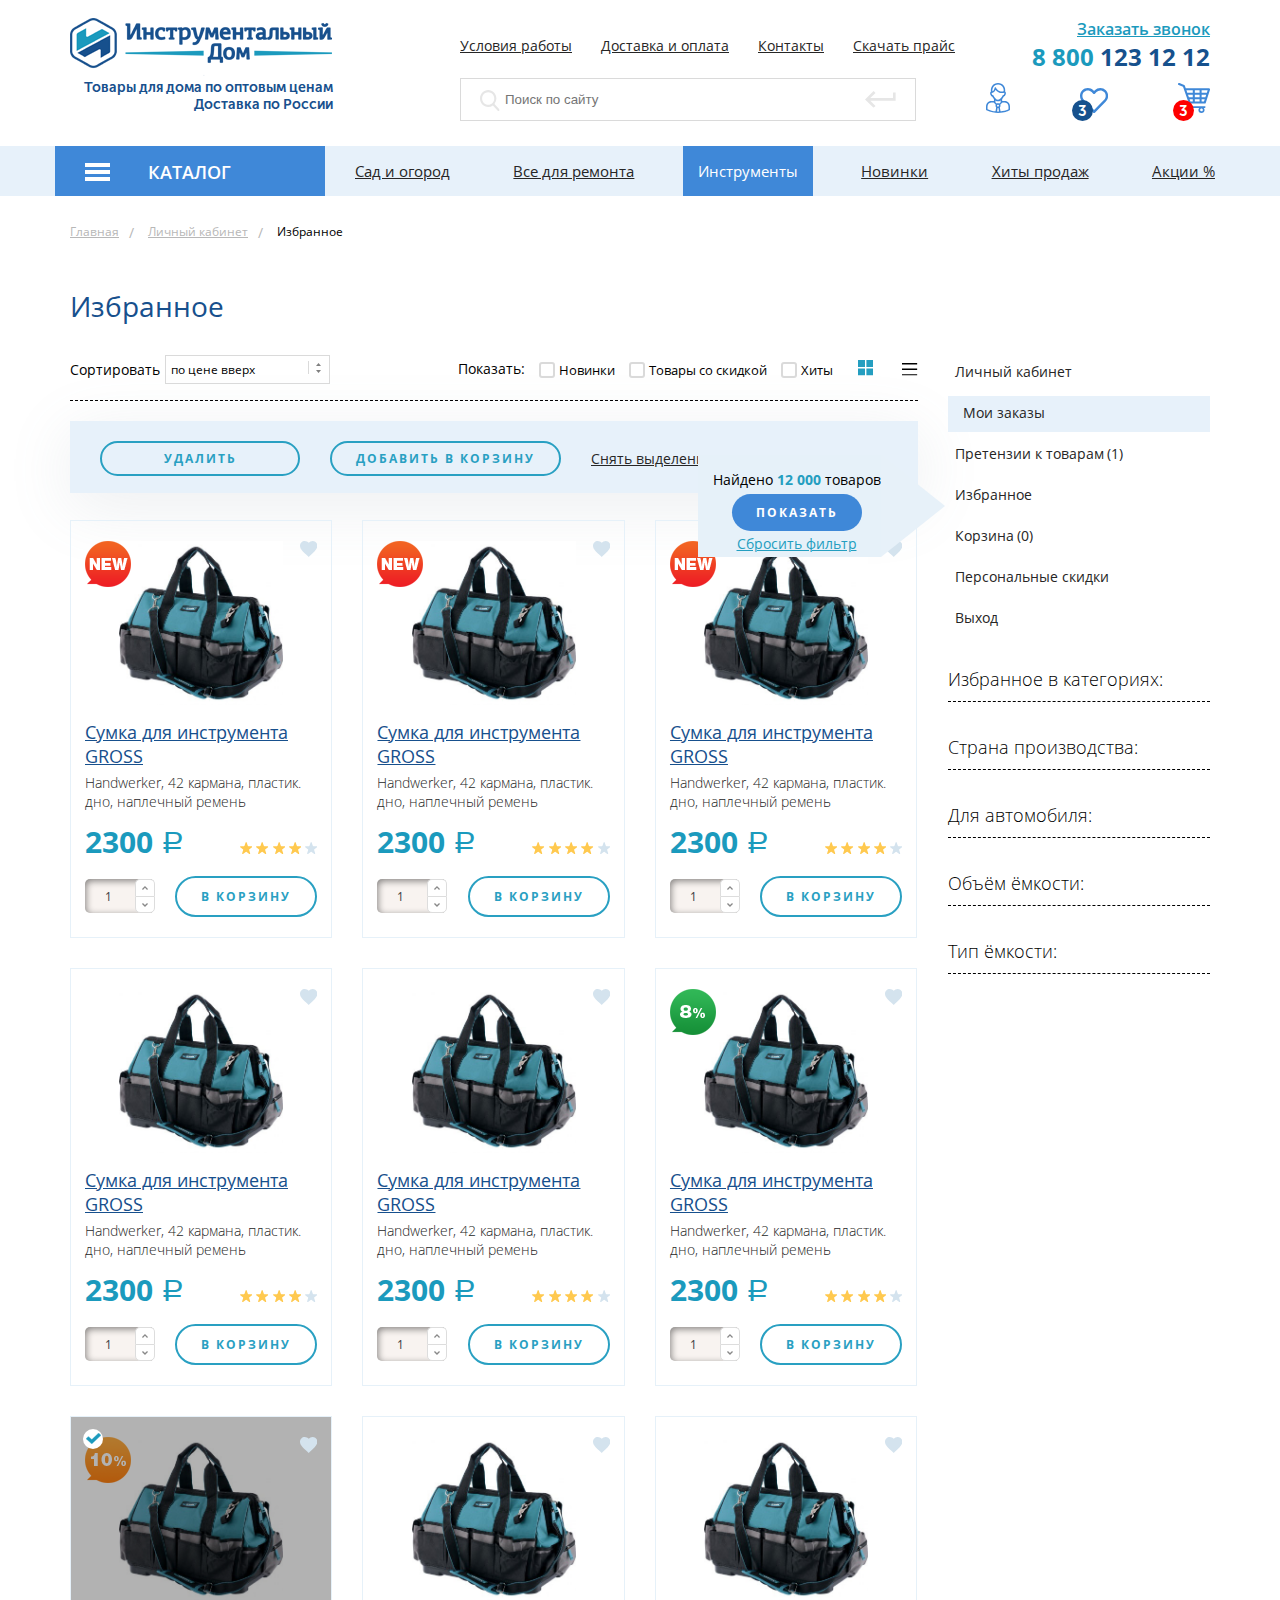
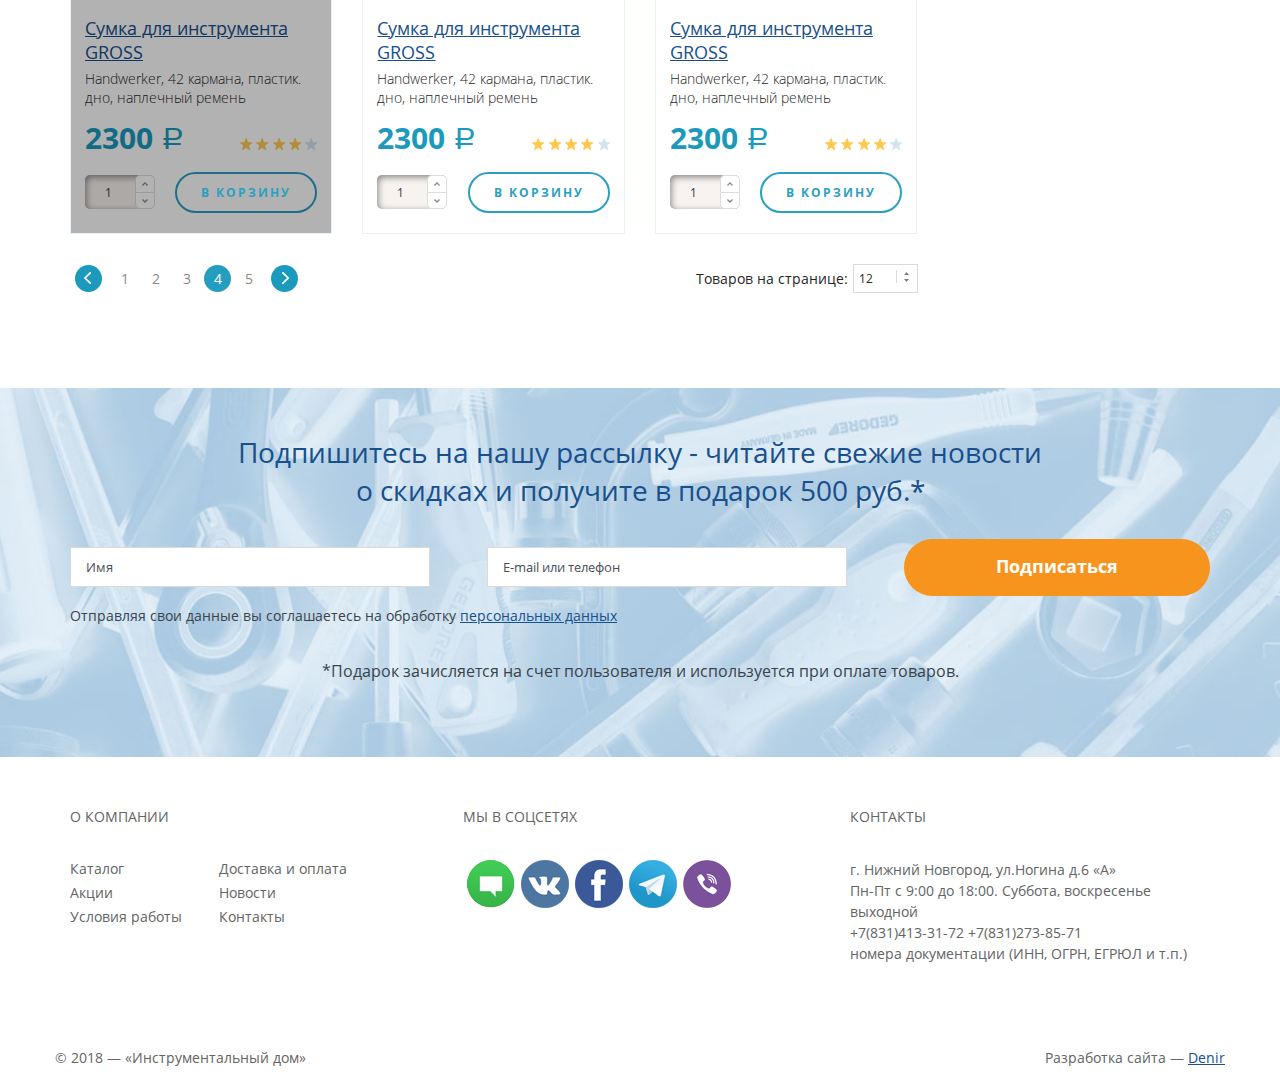
<file: favourites.html>
<!DOCTYPE html>
<html lang="ru">
  <head>
    <meta charset="utf-8">
    <title>Избранное</title>
    <meta name="description" content="">
    <link rel="shortcut icon" href="img/favicon/favicon.ico" type="image/x-icon">
    <link rel="apple-touch-icon" href="img/favicon/apple-touch-icon.png">
    <link rel="apple-touch-icon" sizes="72x72" href="img/favicon/apple-touch-icon-72x72.png">
    <link rel="apple-touch-icon" sizes="114x114" href="img/favicon/apple-touch-icon-114x114.png">
    <meta http-equiv="X-UA-Compatible" content="IE=edge">
    <meta name="viewport" content="width=device-width, initial-scale=1, maximum-scale=1">
    <link rel="stylesheet" href="css/main.css">
  </head>
  <body>
    <!-- Здесь пишем код-->
    <header class="header">
      <div class="header-top">
        <div class="container">
          <div class="header-top-left">
            <div class="header-burger">
              <div></div>
              <div></div>
              <div></div>
            </div><img src="img/logo.png" alt="alt">
            <div class="header__logo-caption">Товары для дома по оптовым ценам 
              <div>Доставка по России</div>
            </div>
          </div>
          <div class="header-top-right">
            <div class="header-top-right__top">
              <ul class="header-top-right__menu">
                <li><a href="#" data-tooltip-content="#conditions-tooltip" class="tooltip">Условия работы</a></li>
                <li><a href="#">Доставка и оплата</a></li>
                <li><a href="#">Контакты</a></li>
                <li><a href="#">Скачать прайс</a></li>
              </ul>
              <div class="header-contacts"><a href="#callback-popup" class="header-contacts__callback callback-show">Заказать звонок</a><a href="tel:88001231212" class="header-contacts__phone">8 800 <span>123 12 12</span></a></div>
            </div>
            <div class="header-top-right__bottom">
              <form action="#">
                <label class="header-search">
                  <input type="text" name="search" placeholder="Поиск по сайту">
                      <svg class="icon icon-magnifier ">
                        <use xlink:href="img/icons-svg/symbol/sprite.svg#magnifier"></use>
                      </svg>
                      <svg class="icon icon-enter ">
                        <use xlink:href="img/icons-svg/symbol/sprite.svg#enter"></use>
                      </svg>
                </label>
              </form>
              <div class="header-account"><a href="#search-popup" class="header-account__item header-account__search">
                      <svg class="icon icon-magnifier ">
                        <use xlink:href="img/icons-svg/symbol/sprite.svg#magnifier"></use>
                      </svg></a><a href="#enter-popup" class="header-account__item header-account__user popup-unregistered">
                      <svg class="icon icon-user ">
                        <use xlink:href="img/icons-svg/symbol/sprite.svg#user"></use>
                      </svg></a><a href="#" data-tooltip-content="#cart-tooltip-favourites" class="header-account__item header-account__favorites">
                      <svg class="icon icon-heart ">
                        <use xlink:href="img/icons-svg/symbol/sprite.svg#heart"></use>
                      </svg>
                  <div class="favorites-count">3</div></a><a href="#" data-tooltip-content="#cart-tooltip" class="header-account__item header-account__cart">
                      <svg class="icon icon-cart ">
                        <use xlink:href="img/icons-svg/symbol/sprite.svg#cart"></use>
                      </svg>
                  <div class="cart-count">3</div></a></div>
            </div>
          </div>
        </div>
      </div>
      <div class="header-bottom">
        <div class="container no-paddings">
          <div class="header-catalog">
            <div class="header-catalog__button">
              <div></div>
              <div></div>
              <div></div>
            </div><span>каталог</span>
          </div>
          <div class="header__main-menu">
            <ul class="main-menu">
              <li><a href="#"><span>Сад и огород</span></a></li>
              <li><a href="#"><span>Все для ремонта</span></a></li>
              <li class="active"><a href="#"><span>Инструменты</span></a></li>
              <li><a href="#"><span>Новинки</span></a></li>
              <li><a href="#"><span>Хиты продаж</span></a></li>
              <li><a href="#"><span>Акции %</span></a></li>
            </ul>
          </div>
        </div>
      </div>
      <section class="mega-menu">
        <div class="container"><a href="#" class="mega-menu__item">
            <div class="mega-menu__icon">
                  <svg class="icon icon-piston ">
                    <use xlink:href="img/icons-svg/symbol/sprite.svg#piston"></use>
                  </svg>
            </div>
            <div class="mega-menu__name">Автозапчасти</div></a><a href="#" class="mega-menu__item">
            <div class="mega-menu__icon">
                  <svg class="icon icon-fuel ">
                    <use xlink:href="img/icons-svg/symbol/sprite.svg#fuel"></use>
                  </svg>
            </div>
            <div class="mega-menu__name">Автохимия</div></a><a href="#" class="mega-menu__item">
            <div class="mega-menu__icon">
                  <svg class="icon icon-oil ">
                    <use xlink:href="img/icons-svg/symbol/sprite.svg#oil"></use>
                  </svg>
            </div>
            <div class="mega-menu__name">Маслоспецжидкости</div></a><a href="#" class="mega-menu__item">
            <div class="mega-menu__icon">
                  <svg class="icon icon-hammer ">
                    <use xlink:href="img/icons-svg/symbol/sprite.svg#hammer"></use>
                  </svg>
            </div>
            <div class="mega-menu__name">Отделочный инструмент</div></a><a href="#" class="mega-menu__item">
            <div class="mega-menu__icon">
                  <svg class="icon icon-piston ">
                    <use xlink:href="img/icons-svg/symbol/sprite.svg#piston"></use>
                  </svg>
            </div>
            <div class="mega-menu__name">Автозапчасти</div></a><a href="#" class="mega-menu__item">
            <div class="mega-menu__icon">
                  <svg class="icon icon-fuel ">
                    <use xlink:href="img/icons-svg/symbol/sprite.svg#fuel"></use>
                  </svg>
            </div>
            <div class="mega-menu__name">Автохимия</div></a><a href="#" class="mega-menu__item">
            <div class="mega-menu__icon">
                  <svg class="icon icon-oil ">
                    <use xlink:href="img/icons-svg/symbol/sprite.svg#oil"></use>
                  </svg>
            </div>
            <div class="mega-menu__name">Маслоспецжидкости</div></a><a href="#" class="mega-menu__item">
            <div class="mega-menu__icon">
                  <svg class="icon icon-hammer ">
                    <use xlink:href="img/icons-svg/symbol/sprite.svg#hammer"></use>
                  </svg>
            </div>
            <div class="mega-menu__name">Отделочный инструмент</div></a><a href="#" class="mega-menu__item">
            <div class="mega-menu__icon">
                  <svg class="icon icon-piston ">
                    <use xlink:href="img/icons-svg/symbol/sprite.svg#piston"></use>
                  </svg>
            </div>
            <div class="mega-menu__name">Автозапчасти</div></a><a href="#" class="mega-menu__item">
            <div class="mega-menu__icon">
                  <svg class="icon icon-fuel ">
                    <use xlink:href="img/icons-svg/symbol/sprite.svg#fuel"></use>
                  </svg>
            </div>
            <div class="mega-menu__name">Автохимия</div></a><a href="#" class="mega-menu__item">
            <div class="mega-menu__icon">
                  <svg class="icon icon-oil ">
                    <use xlink:href="img/icons-svg/symbol/sprite.svg#oil"></use>
                  </svg>
            </div>
            <div class="mega-menu__name">Маслоспецжидкости</div></a><a href="#" class="mega-menu__item">
            <div class="mega-menu__icon">
                  <svg class="icon icon-hammer ">
                    <use xlink:href="img/icons-svg/symbol/sprite.svg#hammer"></use>
                  </svg>
            </div>
            <div class="mega-menu__name">Отделочный инструмент</div></a><a href="#" class="mega-menu__item">
            <div class="mega-menu__icon">
                  <svg class="icon icon-piston ">
                    <use xlink:href="img/icons-svg/symbol/sprite.svg#piston"></use>
                  </svg>
            </div>
            <div class="mega-menu__name">Автозапчасти</div></a><a href="#" class="mega-menu__item">
            <div class="mega-menu__icon">
                  <svg class="icon icon-fuel ">
                    <use xlink:href="img/icons-svg/symbol/sprite.svg#fuel"></use>
                  </svg>
            </div>
            <div class="mega-menu__name">Автохимия</div></a><a href="#" class="mega-menu__item">
            <div class="mega-menu__icon">
                  <svg class="icon icon-oil ">
                    <use xlink:href="img/icons-svg/symbol/sprite.svg#oil"></use>
                  </svg>
            </div>
            <div class="mega-menu__name">Маслоспецжидкости</div></a><a href="#" class="mega-menu__item">
            <div class="mega-menu__icon">
                  <svg class="icon icon-hammer ">
                    <use xlink:href="img/icons-svg/symbol/sprite.svg#hammer"></use>
                  </svg>
            </div>
            <div class="mega-menu__name">Отделочный инструмент</div></a>
        </div>
      </section>
    </header>
    <div class="container mobile-nav-wrap">
      <nav class="mobile-nav">
        <div class="mobile-nav__top filter-mobile__list-item gray-bg"><a href="tel:88001231212" class="header-contacts__phone">8 800 <span>123 12 12</span></a><a href="#callback-popup" class="header-contacts__callback callback-show">Заказать звонок</a></div>
        <ul class="mobile-nav__catalog">
          <li class="filter-mobile__list-item"><a href="catalog.html">Каталог
                  <svg class="icon icon-chev-right ">
                    <use xlink:href="img/icons-svg/symbol/sprite.svg#chev-right"></use>
                  </svg></a></li>
        </ul>
        <ul class="mobile-nav__top-menu">
          <li class="filter-mobile__list-item"><a href="#">Новинки</a></li>
          <li class="filter-mobile__list-item"><a href="#">Хиты продаж</a></li>
          <li class="filter-mobile__list-item"><a href="#">Акции %</a></li>
        </ul>
        <ul class="mobile-nav__middle-menu">
          <li class="filter-mobile__list-item"><a href="#">Условия работы</a></li>
          <li class="filter-mobile__list-item"><a href="#">Доставка и оплата</a></li>
          <li class="filter-mobile__list-item"><a href="#">Контакты</a></li>
          <li class="filter-mobile__list-item"><a href="#">Скачать прайс</a></li>
        </ul>
      </nav>
    </div>
    <section class="breadcrumbs breadcrumbs--mob-hidden">
      <div class="container no-pd-480">
        <ul>
          <li><a href="#">Главная</a></li>
          <li><a href="#">Личный кабинет</a></li>
          <li class="active"><a href="#">Избранное</a></li>
        </ul>
      </div>
    </section>
    <section class="favourites">
      <div class="container no-pd-480">
        <div class="title-wrapper">
          <h2 class="text-left title-mobile-hidden">Избранное</h2>
        </div>
      </div>
      <div class="container filter-desktop-hidden no-pd-480">
        <div class="filter-mobile__top filter-mobile__top--bordered filter-mobile__list-item">
          <div class="filter-mobile__back"><a href="#" class="mobile-title"> 
              <div class="icon-nav-arrow-left category__back-link"></div>Избранное</a></div>
          <div class="filter-mobile__filter-toggle">фильтры
                <svg class="icon icon-chev-right ">
                  <use xlink:href="img/icons-svg/symbol/sprite.svg#chev-right"></use>
                </svg>
          </div>
        </div>
      </div>
      <div class="mobile-filters">
        <div id="screen-main" data-filter-nav="Фильтры" class="mobile-filters__screen">
          <div class="mobile-filters__current filter-mobile__nav"><a href="#">
              <div class="icon-nav-arrow-left"> </div>Избранное</a></div>
          <ul>
            <li data-filter="order" class="filter-mobile__list-item mobile-filters__groupe">Сортировка
              <div class="mobile-filters__selected"></div>
            </li>
            <li class="filter-mobile__list-item">
              <label class="custom-checkbox-label">
                <input type="checkbox" name="prod-new"><span class="custom-checkbox"></span><span>Новинки</span>
              </label>
              <label class="custom-checkbox-label">
                <input type="checkbox" name="prod-new"><span class="custom-checkbox"></span><span>Со скидкой</span>
              </label>
              <label class="custom-checkbox-label">
                <input type="checkbox" name="prod-new"><span class="custom-checkbox"></span><span>Хиты</span>
              </label>
            </li>
            <li data-filter="price" class="filter-mobile__list-item mobile-filters__groupe">Цена
              <div class="mobile-filters__selected"><span class="mobile-filters__price-low"></span><span class="ruble">Р</span><span>-</span><span class="mobile-filters__price-hight"></span><span class="ruble">Р</span></div>
            </li>
            <li data-filter="producer" class="filter-mobile__list-item mobile-filters__groupe">Производитель
              <div class="mobile-filters__selected"> </div>
            </li>
            <li data-filter="brand" class="filter-mobile__list-item mobile-filters__groupe">Марка
              <div class="mobile-filters__selected"> </div>
            </li>
          </ul>
        </div>
        <div id="order" data-filter-nav="Сортировка" class="mobile-filters__screen mobile-filters__screen--hidden hidden">
          <div class="mobile-filters__current filter-mobile__nav"><a href="#">
              <div class="icon-nav-arrow-left"> </div>Сортировка</a></div>
          <label class="custom-checkbox-label filter-mobile__list-item">
            <input type="radio" name="order" value="по возрастанию" class="hidden-data"><span class="custom-checkbox"></span><span>по возрастанию</span>
          </label>
          <label class="custom-checkbox-label filter-mobile__list-item">
            <input type="radio" name="order" value="по убыванию" class="hidden-data"><span class="custom-checkbox"></span><span>по убыванию</span>
          </label>
        </div>
        <div id="producer" data-filter-nav="Производитель" class="mobile-filters__screen mobile-filters__screen--hidden hidden">
          <div class="mobile-filters__current filter-mobile__nav"><a href="#">
              <div class="icon-nav-arrow-left"> </div>Производитель</a></div>
          <label class="custom-checkbox-label filter-mobile__list-item">
            <input type="checkbox" name="filter" value="все" class="hidden-data"><span class="custom-checkbox"></span><span>Все</span>
          </label>
          <label class="custom-checkbox-label filter-mobile__list-item">
            <input type="checkbox" name="filter" value="Yokohama" class="hidden-data"><span class="custom-checkbox"></span><span>Yokohama</span>
          </label>
          <label class="custom-checkbox-label filter-mobile__list-item">
            <input type="checkbox" name="filter" value="Yokohama" class="hidden-data"><span class="custom-checkbox"></span><span>Yokohama</span>
          </label>
          <label class="custom-checkbox-label filter-mobile__list-item">
            <input type="checkbox" name="filter" value="Yokohama" class="hidden-data"><span class="custom-checkbox"></span><span>Yokohama</span>
          </label>
          <label class="custom-checkbox-label filter-mobile__list-item">
            <input type="checkbox" name="filter" value="Yokohama" class="hidden-data"><span class="custom-checkbox"></span><span>Yokohama</span>
          </label>
          <label class="custom-checkbox-label filter-mobile__list-item">
            <input type="checkbox" name="filter" value="Yokohama" class="hidden-data"><span class="custom-checkbox"></span><span>Yokohama</span>
          </label>
        </div>
        <div id="brand" data-filter-nav="Марка" class="mobile-filters__screen mobile-filters__screen--hidden hidden">
          <div class="mobile-filters__current filter-mobile__nav"><a href="#">
              <div class="icon-nav-arrow-left"></div>Марка</a></div>
          <label class="custom-checkbox-label filter-mobile__list-item">
            <input type="checkbox" name="filter" value="все" class="hidden-data"><span class="custom-checkbox"></span><span>Все</span>
          </label>
          <label class="custom-checkbox-label filter-mobile__list-item">
            <input type="checkbox" name="filter" value="Ауди" class="hidden-data"><span class="custom-checkbox"></span><span>Ауди</span>
          </label>
          <label class="custom-checkbox-label filter-mobile__list-item">
            <input type="checkbox" name="filter" value="БМВ" class="hidden-data"><span class="custom-checkbox"></span><span>БМВ</span>
          </label>
          <label class="custom-checkbox-label filter-mobile__list-item">
            <input type="checkbox" name="filter" value="ВАЗ" class="hidden-data"><span class="custom-checkbox"></span><span>ВАЗ</span>
          </label>
          <label class="custom-checkbox-label filter-mobile__list-item">
            <input type="checkbox" name="filter" value="Мерседес" class="hidden-data"><span class="custom-checkbox"></span><span>Мерседес</span>
          </label>
          <label class="custom-checkbox-label filter-mobile__list-item">
            <input type="checkbox" name="filter" value="Кадилак" class="hidden-data"><span class="custom-checkbox"></span><span>Кадилак</span>
          </label>
          <label class="custom-checkbox-label filter-mobile__list-item">
            <input type="checkbox" name="filter" value="Порше" class="hidden-data"><span class="custom-checkbox"></span><span>Порше</span>
          </label>
        </div>
        <div class="sidebar-filter__bottom"><a href="#" class="button button-blue button-mini"><span>показать</span></a><a href="#" class="sidebar-filter__reset-all">Сбросить фильтр</a></div>
      </div>
    </section>
    <section class="category-main">
      <div class="container no-pd-480">
        <div class="cart-top-mobile cart-top-mobile--bordered cart-top-mobile--padded"><a href="#" class="blue-link">Добавить все в корзину </a><a href="#" class="blue-link">Удалить</a></div>
      </div>
      <div class="container">
        <div class="category-main__products">
          <div class="category-main__products-header">
            <div class="category-main__top-left">
              <div class="products-sort"><span>Сортировать</span>
                <select>
                  <option value="">по цене вверх</option>
                  <option value="">по цене вниз</option>
                </select>
              </div>
            </div>
            <div class="category-main__top-right">
              <div class="products-display"><span>Показать:</span>
                <label class="custom-checkbox-label">
                  <input type="checkbox" name="prod-new"><span class="custom-checkbox"></span><span>Новинки</span>
                </label>
                <label class="custom-checkbox-label">
                  <input type="checkbox" name="prod-new"><span class="custom-checkbox"></span><span>Товары со скидкой</span>
                </label>
                <label class="custom-checkbox-label">
                  <input type="checkbox" name="prod-new"><span class="custom-checkbox"></span><span>Хиты</span>
                </label>
              </div>
              <div class="products-views">
                <div class="products-views__button products-views__tails active">
                      <svg class="icon icon-tiles ">
                        <use xlink:href="img/icons-svg/symbol/sprite.svg#tiles"></use>
                      </svg>
                </div>
                <div class="products-views__button products-views__rows">
                      <svg class="icon icon-rows ">
                        <use xlink:href="img/icons-svg/symbol/sprite.svg#rows"></use>
                      </svg>
                </div>
              </div>
            </div>
          </div>
          <div class="favourites-select gray-bg"><a href="#" class="button button-empty button-mini butt-del"><span>удалить</span></a><a href="#" class="button button-empty button-mini butt-favorites"><span>добавить в корзину</span></a><a href="#">Снять выделение</a></div>
          <div class="category-main__cards product-cards container-wide">
            <div class="product-item">
                  <svg class="icon icon-heart-fill ">
                    <use xlink:href="img/icons-svg/symbol/sprite.svg#heart-fill"></use>
                  </svg><a href="#" class="product-item__img"><img src="img/product.jpg" alt="alt">
                <div class="product-item__act-icon icon-pers-new"></div></a>
              <div class="product-item__content">
                <div class="product-item__text-content"><a href="#" class="product-item__title link">Сумка для инструмента GROSS</a>
                  <p class="product-item__descr">Handwerker, 42 кармана, пластик. дно, наплечный ремень</p>
                </div>
                <div class="product-item__float">
                  <div class="product-item__price-block">
                    <div class="product-item__price">2300 <span class="ruble">Р</span></div>
                    <div class="product-item__rating">
                      <div class="rating-star">
                            <svg class="icon icon-rate-star-active ">
                              <use xlink:href="img/icons-svg/symbol/sprite.svg#rate-star-active"></use>
                            </svg>
                      </div>
                      <div class="rating-star">
                            <svg class="icon icon-rate-star-active ">
                              <use xlink:href="img/icons-svg/symbol/sprite.svg#rate-star-active"></use>
                            </svg>
                      </div>
                      <div class="rating-star">
                            <svg class="icon icon-rate-star-active ">
                              <use xlink:href="img/icons-svg/symbol/sprite.svg#rate-star-active"></use>
                            </svg>
                      </div>
                      <div class="rating-star">
                            <svg class="icon icon-rate-star-active ">
                              <use xlink:href="img/icons-svg/symbol/sprite.svg#rate-star-active"></use>
                            </svg>
                      </div>
                      <div class="rating-star">
                            <svg class="icon icon-rate-star ">
                              <use xlink:href="img/icons-svg/symbol/sprite.svg#rate-star"></use>
                            </svg>
                      </div>
                    </div>
                  </div>
                  <div class="product-item__bottom">
                    <div class="products-counter">
                      <div class="products-counter__count">1</div>
                      <div class="products-counter__handlers">
                        <div class="products-counter__handler handler-up">
                              <svg class="icon icon-chev-up ">
                                <use xlink:href="img/icons-svg/symbol/sprite.svg#chev-up"></use>
                              </svg>
                        </div>
                        <div class="products-counter__handler handler-down">
                              <svg class="icon icon-chev-down ">
                                <use xlink:href="img/icons-svg/symbol/sprite.svg#chev-down"></use>
                              </svg>
                        </div>
                      </div>
                    </div><a href="#" class="button button-empty button-mini"><span>в корзину</span></a>
                  </div>
                </div>
              </div>
            </div>
            <div class="product-item">
                  <svg class="icon icon-heart-fill ">
                    <use xlink:href="img/icons-svg/symbol/sprite.svg#heart-fill"></use>
                  </svg><a href="#" class="product-item__img"><img src="img/product.jpg" alt="alt">
                <div class="product-item__act-icon icon-pers-new"></div></a>
              <div class="product-item__content">
                <div class="product-item__text-content"><a href="#" class="product-item__title link">Сумка для инструмента GROSS</a>
                  <p class="product-item__descr">Handwerker, 42 кармана, пластик. дно, наплечный ремень</p>
                </div>
                <div class="product-item__float">
                  <div class="product-item__price-block">
                    <div class="product-item__price">2300 <span class="ruble">Р</span></div>
                    <div class="product-item__rating">
                      <div class="rating-star">
                            <svg class="icon icon-rate-star-active ">
                              <use xlink:href="img/icons-svg/symbol/sprite.svg#rate-star-active"></use>
                            </svg>
                      </div>
                      <div class="rating-star">
                            <svg class="icon icon-rate-star-active ">
                              <use xlink:href="img/icons-svg/symbol/sprite.svg#rate-star-active"></use>
                            </svg>
                      </div>
                      <div class="rating-star">
                            <svg class="icon icon-rate-star-active ">
                              <use xlink:href="img/icons-svg/symbol/sprite.svg#rate-star-active"></use>
                            </svg>
                      </div>
                      <div class="rating-star">
                            <svg class="icon icon-rate-star-active ">
                              <use xlink:href="img/icons-svg/symbol/sprite.svg#rate-star-active"></use>
                            </svg>
                      </div>
                      <div class="rating-star">
                            <svg class="icon icon-rate-star ">
                              <use xlink:href="img/icons-svg/symbol/sprite.svg#rate-star"></use>
                            </svg>
                      </div>
                    </div>
                  </div>
                  <div class="product-item__bottom">
                    <div class="products-counter">
                      <div class="products-counter__count">1</div>
                      <div class="products-counter__handlers">
                        <div class="products-counter__handler handler-up">
                              <svg class="icon icon-chev-up ">
                                <use xlink:href="img/icons-svg/symbol/sprite.svg#chev-up"></use>
                              </svg>
                        </div>
                        <div class="products-counter__handler handler-down">
                              <svg class="icon icon-chev-down ">
                                <use xlink:href="img/icons-svg/symbol/sprite.svg#chev-down"></use>
                              </svg>
                        </div>
                      </div>
                    </div><a href="#" class="button button-empty button-mini"><span>в корзину</span></a>
                  </div>
                </div>
              </div>
            </div>
            <div class="product-item">
                  <svg class="icon icon-heart-fill ">
                    <use xlink:href="img/icons-svg/symbol/sprite.svg#heart-fill"></use>
                  </svg><a href="#" class="product-item__img"><img src="img/product.jpg" alt="alt">
                <div class="product-item__act-icon icon-pers-new"></div></a>
              <div class="product-item__content">
                <div class="product-item__text-content"><a href="#" class="product-item__title link">Сумка для инструмента GROSS</a>
                  <p class="product-item__descr">Handwerker, 42 кармана, пластик. дно, наплечный ремень</p>
                </div>
                <div class="product-item__float">
                  <div class="product-item__price-block">
                    <div class="product-item__price">2300 <span class="ruble">Р</span></div>
                    <div class="product-item__rating">
                      <div class="rating-star">
                            <svg class="icon icon-rate-star-active ">
                              <use xlink:href="img/icons-svg/symbol/sprite.svg#rate-star-active"></use>
                            </svg>
                      </div>
                      <div class="rating-star">
                            <svg class="icon icon-rate-star-active ">
                              <use xlink:href="img/icons-svg/symbol/sprite.svg#rate-star-active"></use>
                            </svg>
                      </div>
                      <div class="rating-star">
                            <svg class="icon icon-rate-star-active ">
                              <use xlink:href="img/icons-svg/symbol/sprite.svg#rate-star-active"></use>
                            </svg>
                      </div>
                      <div class="rating-star">
                            <svg class="icon icon-rate-star-active ">
                              <use xlink:href="img/icons-svg/symbol/sprite.svg#rate-star-active"></use>
                            </svg>
                      </div>
                      <div class="rating-star">
                            <svg class="icon icon-rate-star ">
                              <use xlink:href="img/icons-svg/symbol/sprite.svg#rate-star"></use>
                            </svg>
                      </div>
                    </div>
                  </div>
                  <div class="product-item__bottom">
                    <div class="products-counter">
                      <div class="products-counter__count">1</div>
                      <div class="products-counter__handlers">
                        <div class="products-counter__handler handler-up">
                              <svg class="icon icon-chev-up ">
                                <use xlink:href="img/icons-svg/symbol/sprite.svg#chev-up"></use>
                              </svg>
                        </div>
                        <div class="products-counter__handler handler-down">
                              <svg class="icon icon-chev-down ">
                                <use xlink:href="img/icons-svg/symbol/sprite.svg#chev-down"></use>
                              </svg>
                        </div>
                      </div>
                    </div><a href="#" class="button button-empty button-mini"><span>в корзину</span></a>
                  </div>
                </div>
              </div>
            </div>
            <div class="product-item">
                  <svg class="icon icon-heart-fill ">
                    <use xlink:href="img/icons-svg/symbol/sprite.svg#heart-fill"></use>
                  </svg><a href="#" class="product-item__img"><img src="img/product.jpg" alt="alt"></a>
              <div class="product-item__content">
                <div class="product-item__text-content"><a href="#" class="product-item__title link">Сумка для инструмента GROSS</a>
                  <p class="product-item__descr">Handwerker, 42 кармана, пластик. дно, наплечный ремень</p>
                </div>
                <div class="product-item__float">
                  <div class="product-item__price-block">
                    <div class="product-item__price">2300 <span class="ruble">Р</span></div>
                    <div class="product-item__rating">
                      <div class="rating-star">
                            <svg class="icon icon-rate-star-active ">
                              <use xlink:href="img/icons-svg/symbol/sprite.svg#rate-star-active"></use>
                            </svg>
                      </div>
                      <div class="rating-star">
                            <svg class="icon icon-rate-star-active ">
                              <use xlink:href="img/icons-svg/symbol/sprite.svg#rate-star-active"></use>
                            </svg>
                      </div>
                      <div class="rating-star">
                            <svg class="icon icon-rate-star-active ">
                              <use xlink:href="img/icons-svg/symbol/sprite.svg#rate-star-active"></use>
                            </svg>
                      </div>
                      <div class="rating-star">
                            <svg class="icon icon-rate-star-active ">
                              <use xlink:href="img/icons-svg/symbol/sprite.svg#rate-star-active"></use>
                            </svg>
                      </div>
                      <div class="rating-star">
                            <svg class="icon icon-rate-star ">
                              <use xlink:href="img/icons-svg/symbol/sprite.svg#rate-star"></use>
                            </svg>
                      </div>
                    </div>
                  </div>
                  <div class="product-item__bottom">
                    <div class="products-counter">
                      <div class="products-counter__count">1</div>
                      <div class="products-counter__handlers">
                        <div class="products-counter__handler handler-up">
                              <svg class="icon icon-chev-up ">
                                <use xlink:href="img/icons-svg/symbol/sprite.svg#chev-up"></use>
                              </svg>
                        </div>
                        <div class="products-counter__handler handler-down">
                              <svg class="icon icon-chev-down ">
                                <use xlink:href="img/icons-svg/symbol/sprite.svg#chev-down"></use>
                              </svg>
                        </div>
                      </div>
                    </div><a href="#" class="button button-empty button-mini"><span>в корзину</span></a>
                  </div>
                </div>
              </div>
              <div class="product-item__cover"></div>
              <div class="product-item__check">
                <div class="icon-check"></div>
              </div>
            </div>
            <div class="product-item">
                  <svg class="icon icon-heart-fill ">
                    <use xlink:href="img/icons-svg/symbol/sprite.svg#heart-fill"></use>
                  </svg><a href="#" class="product-item__img"><img src="img/product.jpg" alt="alt"></a>
              <div class="product-item__content">
                <div class="product-item__text-content"><a href="#" class="product-item__title link">Сумка для инструмента GROSS</a>
                  <p class="product-item__descr">Handwerker, 42 кармана, пластик. дно, наплечный ремень</p>
                </div>
                <div class="product-item__float">
                  <div class="product-item__price-block">
                    <div class="product-item__price">2300 <span class="ruble">Р</span></div>
                    <div class="product-item__rating">
                      <div class="rating-star">
                            <svg class="icon icon-rate-star-active ">
                              <use xlink:href="img/icons-svg/symbol/sprite.svg#rate-star-active"></use>
                            </svg>
                      </div>
                      <div class="rating-star">
                            <svg class="icon icon-rate-star-active ">
                              <use xlink:href="img/icons-svg/symbol/sprite.svg#rate-star-active"></use>
                            </svg>
                      </div>
                      <div class="rating-star">
                            <svg class="icon icon-rate-star-active ">
                              <use xlink:href="img/icons-svg/symbol/sprite.svg#rate-star-active"></use>
                            </svg>
                      </div>
                      <div class="rating-star">
                            <svg class="icon icon-rate-star-active ">
                              <use xlink:href="img/icons-svg/symbol/sprite.svg#rate-star-active"></use>
                            </svg>
                      </div>
                      <div class="rating-star">
                            <svg class="icon icon-rate-star ">
                              <use xlink:href="img/icons-svg/symbol/sprite.svg#rate-star"></use>
                            </svg>
                      </div>
                    </div>
                  </div>
                  <div class="product-item__bottom">
                    <div class="products-counter">
                      <div class="products-counter__count">1</div>
                      <div class="products-counter__handlers">
                        <div class="products-counter__handler handler-up">
                              <svg class="icon icon-chev-up ">
                                <use xlink:href="img/icons-svg/symbol/sprite.svg#chev-up"></use>
                              </svg>
                        </div>
                        <div class="products-counter__handler handler-down">
                              <svg class="icon icon-chev-down ">
                                <use xlink:href="img/icons-svg/symbol/sprite.svg#chev-down"></use>
                              </svg>
                        </div>
                      </div>
                    </div><a href="#" class="button button-empty button-mini"><span>в корзину</span></a>
                  </div>
                </div>
              </div>
              <div class="product-item__cover"></div>
              <div class="product-item__check">
                <div class="icon-check"></div>
              </div>
            </div>
            <div class="product-item">
                  <svg class="icon icon-heart-fill ">
                    <use xlink:href="img/icons-svg/symbol/sprite.svg#heart-fill"></use>
                  </svg><a href="#" class="product-item__img"><img src="img/product.jpg" alt="alt">
                <div class="product-item__act-icon icon-pers-8"></div></a>
              <div class="product-item__content">
                <div class="product-item__text-content"><a href="#" class="product-item__title link">Сумка для инструмента GROSS</a>
                  <p class="product-item__descr">Handwerker, 42 кармана, пластик. дно, наплечный ремень</p>
                </div>
                <div class="product-item__float">
                  <div class="product-item__price-block">
                    <div class="product-item__price">2300 <span class="ruble">Р</span></div>
                    <div class="product-item__rating">
                      <div class="rating-star">
                            <svg class="icon icon-rate-star-active ">
                              <use xlink:href="img/icons-svg/symbol/sprite.svg#rate-star-active"></use>
                            </svg>
                      </div>
                      <div class="rating-star">
                            <svg class="icon icon-rate-star-active ">
                              <use xlink:href="img/icons-svg/symbol/sprite.svg#rate-star-active"></use>
                            </svg>
                      </div>
                      <div class="rating-star">
                            <svg class="icon icon-rate-star-active ">
                              <use xlink:href="img/icons-svg/symbol/sprite.svg#rate-star-active"></use>
                            </svg>
                      </div>
                      <div class="rating-star">
                            <svg class="icon icon-rate-star-active ">
                              <use xlink:href="img/icons-svg/symbol/sprite.svg#rate-star-active"></use>
                            </svg>
                      </div>
                      <div class="rating-star">
                            <svg class="icon icon-rate-star ">
                              <use xlink:href="img/icons-svg/symbol/sprite.svg#rate-star"></use>
                            </svg>
                      </div>
                    </div>
                  </div>
                  <div class="product-item__bottom">
                    <div class="products-counter">
                      <div class="products-counter__count">1</div>
                      <div class="products-counter__handlers">
                        <div class="products-counter__handler handler-up">
                              <svg class="icon icon-chev-up ">
                                <use xlink:href="img/icons-svg/symbol/sprite.svg#chev-up"></use>
                              </svg>
                        </div>
                        <div class="products-counter__handler handler-down">
                              <svg class="icon icon-chev-down ">
                                <use xlink:href="img/icons-svg/symbol/sprite.svg#chev-down"></use>
                              </svg>
                        </div>
                      </div>
                    </div><a href="#" class="button button-empty button-mini"><span>в корзину</span></a>
                  </div>
                </div>
              </div>
              <div class="product-item__cover"></div>
              <div class="product-item__check">
                <div class="icon-check"></div>
              </div>
            </div>
            <div class="product-item product-item--checked">
                  <svg class="icon icon-heart-fill ">
                    <use xlink:href="img/icons-svg/symbol/sprite.svg#heart-fill"></use>
                  </svg>
              <div class="product-item__img"><img src="img/product.jpg" alt="alt">
                <div class="product-item__act-icon icon-pers-10"></div>
              </div>
              <div class="product-item__content">
                <div class="product-item__text-content"><a href="#" class="product-item__title link">Сумка для инструмента GROSS</a>
                  <p class="product-item__descr">Handwerker, 42 кармана, пластик. дно, наплечный ремень</p>
                </div>
                <div class="product-item__float">
                  <div class="product-item__price-block">
                    <div class="product-item__price">2300 <span class="ruble">Р</span></div>
                    <div class="product-item__rating">
                      <div class="rating-star">
                            <svg class="icon icon-rate-star-active ">
                              <use xlink:href="img/icons-svg/symbol/sprite.svg#rate-star-active"></use>
                            </svg>
                      </div>
                      <div class="rating-star">
                            <svg class="icon icon-rate-star-active ">
                              <use xlink:href="img/icons-svg/symbol/sprite.svg#rate-star-active"></use>
                            </svg>
                      </div>
                      <div class="rating-star">
                            <svg class="icon icon-rate-star-active ">
                              <use xlink:href="img/icons-svg/symbol/sprite.svg#rate-star-active"></use>
                            </svg>
                      </div>
                      <div class="rating-star">
                            <svg class="icon icon-rate-star-active ">
                              <use xlink:href="img/icons-svg/symbol/sprite.svg#rate-star-active"></use>
                            </svg>
                      </div>
                      <div class="rating-star">
                            <svg class="icon icon-rate-star ">
                              <use xlink:href="img/icons-svg/symbol/sprite.svg#rate-star"></use>
                            </svg>
                      </div>
                    </div>
                  </div>
                  <div class="product-item__bottom">
                    <div class="products-counter">
                      <div class="products-counter__count">1</div>
                      <div class="products-counter__handlers">
                        <div class="products-counter__handler handler-up">
                              <svg class="icon icon-chev-up ">
                                <use xlink:href="img/icons-svg/symbol/sprite.svg#chev-up"></use>
                              </svg>
                        </div>
                        <div class="products-counter__handler handler-down">
                              <svg class="icon icon-chev-down ">
                                <use xlink:href="img/icons-svg/symbol/sprite.svg#chev-down"></use>
                              </svg>
                        </div>
                      </div>
                    </div><a href="#" class="button button-empty button-mini"><span>в корзину</span></a>
                  </div>
                </div>
              </div>
              <div class="product-item__cover"></div>
              <div class="product-item__check">
                <div class="icon-check"></div>
              </div>
            </div>
            <div class="product-item">
                  <svg class="icon icon-heart-fill ">
                    <use xlink:href="img/icons-svg/symbol/sprite.svg#heart-fill"></use>
                  </svg><a href="#" class="product-item__img"><img src="img/product.jpg" alt="alt"></a>
              <div class="product-item__content">
                <div class="product-item__text-content"><a href="#" class="product-item__title link">Сумка для инструмента GROSS</a>
                  <p class="product-item__descr">Handwerker, 42 кармана, пластик. дно, наплечный ремень</p>
                </div>
                <div class="product-item__float">
                  <div class="product-item__price-block">
                    <div class="product-item__price">2300 <span class="ruble">Р</span></div>
                    <div class="product-item__rating">
                      <div class="rating-star">
                            <svg class="icon icon-rate-star-active ">
                              <use xlink:href="img/icons-svg/symbol/sprite.svg#rate-star-active"></use>
                            </svg>
                      </div>
                      <div class="rating-star">
                            <svg class="icon icon-rate-star-active ">
                              <use xlink:href="img/icons-svg/symbol/sprite.svg#rate-star-active"></use>
                            </svg>
                      </div>
                      <div class="rating-star">
                            <svg class="icon icon-rate-star-active ">
                              <use xlink:href="img/icons-svg/symbol/sprite.svg#rate-star-active"></use>
                            </svg>
                      </div>
                      <div class="rating-star">
                            <svg class="icon icon-rate-star-active ">
                              <use xlink:href="img/icons-svg/symbol/sprite.svg#rate-star-active"></use>
                            </svg>
                      </div>
                      <div class="rating-star">
                            <svg class="icon icon-rate-star ">
                              <use xlink:href="img/icons-svg/symbol/sprite.svg#rate-star"></use>
                            </svg>
                      </div>
                    </div>
                  </div>
                  <div class="product-item__bottom">
                    <div class="products-counter">
                      <div class="products-counter__count">1</div>
                      <div class="products-counter__handlers">
                        <div class="products-counter__handler handler-up">
                              <svg class="icon icon-chev-up ">
                                <use xlink:href="img/icons-svg/symbol/sprite.svg#chev-up"></use>
                              </svg>
                        </div>
                        <div class="products-counter__handler handler-down">
                              <svg class="icon icon-chev-down ">
                                <use xlink:href="img/icons-svg/symbol/sprite.svg#chev-down"></use>
                              </svg>
                        </div>
                      </div>
                    </div><a href="#" class="button button-empty button-mini"><span>в корзину</span></a>
                  </div>
                </div>
              </div>
              <div class="product-item__cover"></div>
              <div class="product-item__check">
                <div class="icon-check"></div>
              </div>
            </div>
            <div class="product-item">
                  <svg class="icon icon-heart-fill ">
                    <use xlink:href="img/icons-svg/symbol/sprite.svg#heart-fill"></use>
                  </svg><a href="#" class="product-item__img"><img src="img/product.jpg" alt="alt"></a>
              <div class="product-item__content">
                <div class="product-item__text-content"><a href="#" class="product-item__title link">Сумка для инструмента GROSS</a>
                  <p class="product-item__descr">Handwerker, 42 кармана, пластик. дно, наплечный ремень</p>
                </div>
                <div class="product-item__float">
                  <div class="product-item__price-block">
                    <div class="product-item__price">2300 <span class="ruble">Р</span></div>
                    <div class="product-item__rating">
                      <div class="rating-star">
                            <svg class="icon icon-rate-star-active ">
                              <use xlink:href="img/icons-svg/symbol/sprite.svg#rate-star-active"></use>
                            </svg>
                      </div>
                      <div class="rating-star">
                            <svg class="icon icon-rate-star-active ">
                              <use xlink:href="img/icons-svg/symbol/sprite.svg#rate-star-active"></use>
                            </svg>
                      </div>
                      <div class="rating-star">
                            <svg class="icon icon-rate-star-active ">
                              <use xlink:href="img/icons-svg/symbol/sprite.svg#rate-star-active"></use>
                            </svg>
                      </div>
                      <div class="rating-star">
                            <svg class="icon icon-rate-star-active ">
                              <use xlink:href="img/icons-svg/symbol/sprite.svg#rate-star-active"></use>
                            </svg>
                      </div>
                      <div class="rating-star">
                            <svg class="icon icon-rate-star ">
                              <use xlink:href="img/icons-svg/symbol/sprite.svg#rate-star"></use>
                            </svg>
                      </div>
                    </div>
                  </div>
                  <div class="product-item__bottom">
                    <div class="products-counter">
                      <div class="products-counter__count">1</div>
                      <div class="products-counter__handlers">
                        <div class="products-counter__handler handler-up">
                              <svg class="icon icon-chev-up ">
                                <use xlink:href="img/icons-svg/symbol/sprite.svg#chev-up"></use>
                              </svg>
                        </div>
                        <div class="products-counter__handler handler-down">
                              <svg class="icon icon-chev-down ">
                                <use xlink:href="img/icons-svg/symbol/sprite.svg#chev-down"></use>
                              </svg>
                        </div>
                      </div>
                    </div><a href="#" class="button button-empty button-mini"><span>в корзину</span></a>
                  </div>
                </div>
              </div>
              <div class="product-item__cover"></div>
              <div class="product-item__check">
                <div class="icon-check"></div>
              </div>
            </div>
          </div>
          <div class="category-main__cards-bottom">
            <ul class="category-main__nav">
              <li><a href="" class="pagination-arrow pagination-arrow-back">
                      <svg class="icon icon-chev-left ">
                        <use xlink:href="img/icons-svg/symbol/sprite.svg#chev-left"></use>
                      </svg></a></li>
              <li><a href="#">1</a></li>
              <li><a href="#">2</a></li>
              <li><a href="#">3</a></li>
              <li class="active"><a href="#">4</a></li>
              <li><a href="#">5</a></li>
              <li><a href="" class="pagination-arrow pagination-arrow-forward">
                      <svg class="icon icon-chev-right ">
                        <use xlink:href="img/icons-svg/symbol/sprite.svg#chev-right"></use>
                      </svg></a></li>
            </ul>
            <div class="category-main__per-page"><span>Товаров на странице:</span>
              <select name="products-per-page" class="per-page-select">
                <option value="">12</option>
                <option value="">15</option>
                <option value="">20</option>
                <option value="">25</option>
                <option value="">50</option>
              </select>
            </div>
          </div>
        </div>
        <div class="category-main__sidebar sidebar-filter">
          <ul class="account-menu">
            <li><a href="#">Личный кабинет</a></li>
            <li class="active"><a href="#">Мои заказы<span></span></a></li>
            <li><a href="#">Претензии к товарам<span>(1)</span></a></li>
            <li><a href="#">Избранное<span></span></a></li>
            <li><a href="#">Корзина<span>(0)</span></a></li>
            <li><a href="#">Персональные скидки</a></li>
            <li><a href="#">Выход</a></li>
          </ul>
          <div class="sidebar-filter__item acordeon-item acordeon-item-with-sublist">
            <div class="sidebar-filter__header acordeon-link">Избранное в категориях:</div>
            <div class="sidebar-filter__body acordeon-sublist">
              <label class="custom-checkbox-label">
                <input type="checkbox" name="filter"><span class="custom-checkbox"></span><span>Моющие средства</span>
              </label>
              <label class="custom-checkbox-label">
                <input type="checkbox" name="filter"><span class="custom-checkbox"></span><span>Автозапчасти</span>
              </label>
              <label class="custom-checkbox-label">
                <input type="checkbox" name="filter"><span class="custom-checkbox"></span><span>Садовый инвентарь</span>
              </label>
              <label class="custom-checkbox-label">
                <input type="checkbox" name="filter"><span class="custom-checkbox"></span><span>Инструмент для ремнта</span>
              </label><a href="#" class="sidebar-filter__reset">Сбросить</a>
            </div>
          </div>
          <div class="sidebar-filter__item acordeon-item acordeon-item-with-sublist">
            <div class="sidebar-filter__header acordeon-link">Страна производства:</div>
            <div class="sidebar-filter__body acordeon-sublist">
              <label class="custom-checkbox-label">
                <input type="checkbox" name="filter" checked><span class="custom-checkbox"></span><span>Все</span>
              </label>
              <label class="custom-checkbox-label">
                <input type="checkbox" name="filter"><span class="custom-checkbox"></span><span>Германия</span>
              </label>
              <label class="custom-checkbox-label">
                <input type="checkbox" name="filter"><span class="custom-checkbox"></span><span>Китай</span>
              </label>
              <label class="custom-checkbox-label">
                <input type="checkbox" name="filter"><span class="custom-checkbox"></span><span>Россия</span>
              </label>
              <label class="custom-checkbox-label">
                <input type="checkbox" name="filter"><span class="custom-checkbox"></span><span>США</span>
              </label>
              <label class="custom-checkbox-label">
                <input type="checkbox" name="filter"><span class="custom-checkbox"></span><span>Бразилия</span>
              </label><a href="#" class="sidebar-filter__reset">Сбросить</a>
            </div>
          </div>
          <div class="sidebar-filter__item acordeon-item acordeon-item-with-sublist">
            <div class="sidebar-filter__header acordeon-link">Для автомобиля:</div>
            <div class="sidebar-filter__body acordeon-sublist">
              <label class="custom-checkbox-label">
                <input type="checkbox" name="filter" checked><span class="custom-checkbox"></span><span>Все</span>
              </label>
              <label class="custom-checkbox-label">
                <input в="checkbox" name="filter"><span class="custom-checkbox"></span><span>Ауди</span>
              </label>
              <label class="custom-checkbox-label">
                <input в="checkbox" name="filter"><span class="custom-checkbox"></span><span>БМВ</span>
              </label>
              <label class="custom-checkbox-label">
                <input в="checkbox" name="filter"><span class="custom-checkbox"></span><span>ВАЗ</span>
              </label>
              <label class="custom-checkbox-label">
                <input в="checkbox" name="filter"><span class="custom-checkbox"></span><span>Мерседес</span>
              </label>
              <label class="custom-checkbox-label">
                <input в="checkbox" name="filter"><span class="custom-checkbox"></span><span>Кадилак</span>
              </label>
              <label class="custom-checkbox-label">
                <input в="checkbox" name="filter"><span class="custom-checkbox"></span><span>Порше</span>
              </label><a href="#" class="sidebar-filter__reset">Сбросить</a>
            </div>
          </div>
          <div class="sidebar-filter__item acordeon-item acordeon-item-with-sublist">
            <div class="sidebar-filter__header acordeon-link">Объём ёмкости:</div>
            <div class="sidebar-filter__body acordeon-sublist">
              <label class="custom-checkbox-label">
                <input type="checkbox" name="filter" checked><span class="custom-checkbox"></span><span>Все</span>
              </label>
              <label class="custom-checkbox-label">
                <input type="checkbox" name="filter"><span class="custom-checkbox"></span><span>до 0,5 л</span>
              </label>
              <label class="custom-checkbox-label">
                <input type="checkbox" name="filter"><span class="custom-checkbox"></span><span>0,5 - 1,0 л</span>
              </label>
              <label class="custom-checkbox-label">
                <input type="checkbox" name="filter"><span class="custom-checkbox"></span><span>Свыше 5,0 л</span>
              </label><a href="#" class="sidebar-filter__reset">Сбросить</a>
            </div>
          </div>
          <div class="sidebar-filter__item acordeon-item acordeon-item-with-sublist">
            <div class="sidebar-filter__header acordeon-link">Тип ёмкости:</div>
            <div class="sidebar-filter__body acordeon-sublist">
              <label class="custom-checkbox-label">
                <input type="checkbox" name="filter" checked><span class="custom-checkbox"></span><span>Все</span>
              </label>
              <label class="custom-checkbox-label">
                <input type="checkbox" name="filter"><span class="custom-checkbox"></span><span>Флакон</span>
              </label>
              <label class="custom-checkbox-label">
                <input type="checkbox" name="filter"><span class="custom-checkbox"></span><span>Канистра</span>
              </label>
              <label class="custom-checkbox-label">
                <input type="checkbox" name="filter"><span class="custom-checkbox"></span><span>Бочка</span>
              </label><a href="#" class="sidebar-filter__reset">Сбросить</a>
            </div>
          </div>
          <div class="sidebar-filter__pointer">
            <div class="pointer-top">Найдено <span class="pointer-finded">12 000</span> товаров</div>
            <div class="pointer-bottom sidebar-filter__bottom"><a href="#" class="button button-blue button-mini button-not-bordered"><span>показать</span></a><a href="#" class="sidebar-filter__reset-all">Сбросить фильтр</a></div>
          </div>
        </div>
      </div>
    </section>
    <section class="subscribe">
      <div class="container">
        <div class="title-wrapper">
          <h2>Подпишитесь на нашу рассылку - читайте свежие новости
            <div>о скидках и получите в подарок 500 руб.*</div>
          </h2>
        </div>
        <form action="#" class="subscribe-form">
          <label class="standart-label">
            <input type="text" name="name" placeholder="Имя">
          </label>
          <label class="standart-label">
            <input type="text" name="phone-mail" placeholder="E-mail или телефон">
          </label>
          <button type="submit" class="button button-orange"><span>Подписаться</span></button>
        </form>
      </div>
      <div class="container subscribe-bottom">
        <p>Отправляя свои данные вы соглашаетесь на обработку <a href="#" class="blue-link">персональных данных</a></p>
        <p>*Подарок зачисляется на счет пользователя и используется при оплате товаров.</p>
      </div>
    </section>
    <footer class="footer">
      <div class="container footer-top no-pd-480">
        <div class="footer-item footer-item--links">
          <div class="footer-item__title">О КОМПАНИИ</div>
          <div class="footer-item__menu">
            <ul>
              <li><a href="#">Каталог</a></li>
              <li><a href="#">Акции</a></li>
              <li><a href="#">Условия работы</a></li>
            </ul>
            <ul>
              <li><a href="#">Доставка и оплата</a></li>
              <li><a href="#">Новости</a></li>
              <li><a href="#">Контакты</a></li>
            </ul>
          </div>
        </div>
        <div class="footer-item footer-item--soc">
          <div class="footer-item__title">МЫ В СОЦСЕТЯХ</div>
          <div class="footer-socials"><a href="#" class="icon icon-quote"></a><a href="#" class="icon icon-vk"></a><a href="#" class="icon icon-fb"></a><a href="#" class="icon icon-tg"></a><a href="#" class="icon icon-viber"></a></div>
        </div>
        <div class="footer-item footer-item--contacts">
          <div class="footer-item__title">КОНТАКТЫ</div>
          <p>г. Нижний Новгород, ул.Ногина д.6 «А»</p>
          <p>Пн-Пт с 9:00 до 18:00. Суббота, воскресенье выходной</p>
          <p>+7(831)413-31-72 +7(831)273-85-71</p>
          <p>номера документации (ИНН, ОГРН, ЕГРЮЛ и т.п.)</p>
        </div>
        <div class="footer-item footer-item--hidden"><a href="#callback-popup" class="header-contacts__callback button button-empty button-mini callback-show"><span>Заказать звонок</span></a><a href="tel:88001231212" class="header-contacts__phone">8 800 <span>123 12 12</span></a></div>
      </div>
      <div class="container footer-bottom">
        <div class="footer-copyright">© 2018 —  «Инструментальный дом»</div>
        <div>Разработка сайта — <a href="#">Denir</a></div>
      </div>
    </footer>
    <div id="search-popup" class="popup-search mfp-hide white-popup-block">
      <form action="#">
        <label class="header-search">
          <input type="text" name="search" placeholder="Поиск по сайту">
              <svg class="icon icon-magnifier ">
                <use xlink:href="img/icons-svg/symbol/sprite.svg#magnifier"></use>
              </svg>
              <svg class="icon icon-enter ">
                <use xlink:href="img/icons-svg/symbol/sprite.svg#enter"></use>
              </svg>
        </label>
      </form>
    </div>
    <div id="price-list-popup" class="popup-price-list mfp-hide white-popup-block">
      <div class="price-download__form">
        <div class="price-download__title">Скачайте прайс-лист и получите
          <div>в подарок 500 р.</div>
        </div>
        <form action="#">
          <label class="standart-label">
            <input type="text" name="email-phone" placeholder="E-mail или телефон" required>
          </label>
          <label class="standart-label">
            <input type="text" name="name" placeholder="Имя" required>
          </label>
          <button type="submit" class="button button-orange"><span>Скачать прайс-лист</span></button>
        </form>
        <div class="price-download__bottom">Отправляя свои данные, вы соглашаетесь на обработку <a href="#">Персональных данных</a></div>
      </div>
    </div>
    <div id="callback-popup" class="popup-callback mfp-hide white-popup-block">
      <div class="price-download__form">
        <div class="price-download__title">Заказать звонок</div>
        <form action="#">
          <label class="standart-label">
            <input type="text" name="name" placeholder="Ваше имя" required>
          </label>
          <label class="standart-label">
            <input type="text" name="phone" placeholder="Телефон" required>
          </label>
          <button type="submit" class="button button-orange"><span>Заказать звонок</span></button>
        </form>
        <div class="price-download__bottom">Отправляя свои данные, вы соглашаетесь на обработку <a href="#">Персональных данных</a></div>
      </div>
    </div>
    <div id="manager-write-popup" class="popup-write-manager mfp-hide white-popup-block">
      <div class="price-download__form">
        <div class="price-download__title">Написать менеджеру</div>
        <form action="#">
          <label class="standart-label">
            <input type="text" name="name" placeholder="Ваше имя" required>
          </label>
          <label class="standart-label">
            <input type="text" name="phone" placeholder="Телефон" required>
          </label>
          <label class="standart-label">
            <input type="text" name="phone" placeholder="Email" required>
          </label>
          <label class="standart-label">
            <textarea name="" placeholder="Ваш вопрос"></textarea>
          </label>
          <button type="submit" class="button button-orange"><span>Заказать звонок</span></button>
        </form>
        <div class="price-download__bottom">Отправляя свои данные, вы соглашаетесь на обработку <a href="#">Персональных данных</a></div>
      </div>
    </div>
    <div id="rating-manager-popup" class="popup-manager-rating mfp-hide white-popup-block">
      <div class="price-download__form">
        <div class="price-download__title">Оцените работу менеджера</div>
        <div class="manager-photo"><img src="img/manager.jpg" alt="alt"></div>
        <div class="manager-info">
          <div class="manager-info__top">
            <div class="manager-info__name">Симонова Екатерина</div>
            <div>Менеджер по работе с юридическими лицами</div>
          </div>
        </div>
        <div class="popup-manager-rating__to-mark">Поставьте вашу оценку</div>
        <div class="product-item__rating product-item__rating--big">
          <div class="rating-star">
                <svg class="icon icon-rate-star ">
                  <use xlink:href="img/icons-svg/symbol/sprite.svg#rate-star"></use>
                </svg>
          </div>
          <div class="rating-star">
                <svg class="icon icon-rate-star ">
                  <use xlink:href="img/icons-svg/symbol/sprite.svg#rate-star"></use>
                </svg>
          </div>
          <div class="rating-star">
                <svg class="icon icon-rate-star ">
                  <use xlink:href="img/icons-svg/symbol/sprite.svg#rate-star"></use>
                </svg>
          </div>
          <div class="rating-star">
                <svg class="icon icon-rate-star ">
                  <use xlink:href="img/icons-svg/symbol/sprite.svg#rate-star"></use>
                </svg>
          </div>
          <div class="rating-star">
                <svg class="icon icon-rate-star ">
                  <use xlink:href="img/icons-svg/symbol/sprite.svg#rate-star"></use>
                </svg>
          </div>
        </div>
        <button type="submit" class="button button-orange"><span>Отправить</span></button>
      </div>
    </div>
    <div id="enter-popup" class="popup-enter mfp-hide white-popup-block">
      <ul class="tabs__list">
        <li class="tabs__item tabs__item--active"><a href="#autorisation" class="tabs__link">Авторизация</a></li>
        <li class="tabs__item"><a href="#registration" class="tabs__link">Регистрация</a></li>
      </ul>
      <ul class="tabs-content">
        <li id="autorisation" class="tabs__item enter-popup__tabs-item">
          <div class="popup-divider">Войти с помощью</div>
          <ul class="popup-socials">
            <li><a href="#" class="pop-soc-icon vk-popup"></a></li>
            <li><a href="#" class="pop-soc-icon fb-popup"></a></li>
            <li><a href="#" class="pop-soc-icon ok"></a></li>
            <li><a href="#" class="pop-soc-icon google"></a></li>
            <li><a href="#" class="pop-soc-icon inst"></a></li>
            <li><a href="#" class="pop-soc-icon mail"></a></li>
          </ul>
          <div class="popup-divider">или</div>
          <form action="#" class="enter-form">
            <label class="standart-label">
              <input type="text" name="name" placeholder="Ваше имя" required>
            </label>
            <label class="standart-label">
              <input type="text" name="phone" placeholder="Телефон" required>
            </label>
            <div class="enter-form__forget"><a href="#" class="link">Забыли пароль?</a><a href="#" class="button button-blue button-mini button-not-bordered"><span>войти</span></a></div>
            <div class="enter-form__while">Ещё не зарегистрированы? <a href="#" class="link">Зарегистрироваться</a></div>
          </form>
        </li>
        <li id="registration" class="tabs__item enter-popup__tabs-item hidden">
          <div class="popup-divider">Войти с помощью</div>
          <ul class="popup-socials">
            <li><a href="#" class="pop-soc-icon vk-popup"></a></li>
            <li><a href="#" class="pop-soc-icon fb-popup"></a></li>
            <li><a href="#" class="pop-soc-icon ok"></a></li>
            <li><a href="#" class="pop-soc-icon google"></a></li>
            <li><a href="#" class="pop-soc-icon inst"></a></li>
            <li><a href="#" class="pop-soc-icon mail"></a></li>
          </ul>
          <div class="popup-divider">или</div>
          <form action="#" class="enter-form">
            <label class="standart-label">
              <input type="text" name="name" placeholder="Ваше имя" required>
            </label>
            <label class="standart-label">
              <input type="text" name="phone" placeholder="Телефон" required>
            </label>
            <label class="custom-checkbox-label policy-label">
              <input type="checkbox"><span class="custom-checkbox"></span><span>Согласен с политикой конфиденциальности</span>
            </label>
            <div class="enter-form__bottom"><a href="#" class="button button-orange button-mini"><span>зарегистрироваться</span></a></div>
            <div class="enter-form__while">Уже зарегистрированы? <a href="#" class="link">Войти</a></div>
          </form>
        </li>
      </ul>
    </div>
    <div class="tooltip-templates">
      <div id="conditions-tooltip" class="tooltip-conditions">
        <div class="container container-wide gray-bg">
          <div class="conditions-item">
                <svg class="icon icon-contract ">
                  <use xlink:href="img/icons-svg/symbol/sprite.svg#contract"></use>
                </svg>
            <div class="conditions-item__title">Работаем по договору</div>
            <p>Главная; Работаем по договору. Имеем большой положительный опыт работы с государственными, муниципальными и коммерческими заказчиками </p>
          </div>
          <div class="conditions-item">
                <svg class="icon icon-delivery-man ">
                  <use xlink:href="img/icons-svg/symbol/sprite.svg#delivery-man"></use>
                </svg>
            <div class="conditions-item__title">Бесплатная доставка<br>от 5000 руб.</div>
            <p>Главная; Работаем по договору. Имеем большой положительный опыт работы с государственными, муниципальными и коммерческими заказчиками </p>
          </div>
          <div class="conditions-item">
                <svg class="icon icon-tag ">
                  <use xlink:href="img/icons-svg/symbol/sprite.svg#tag"></use>
                </svg>
            <div class="conditions-item__title">Скидки оптовым клиентам</div>
            <p>Главная; Работаем по договору. Имеем большой положительный опыт работы с государственными, муниципальными и коммерческими заказчиками </p>
          </div>
          <div class="conditions-item">
                <svg class="icon icon-card-payment ">
                  <use xlink:href="img/icons-svg/symbol/sprite.svg#card-payment"></use>
                </svg>
            <div class="conditions-item__title">Различные способы оплаты</div>
            <p>Главная; Работаем по договору. Имеем большой положительный опыт работы с государственными, муниципальными и коммерческими заказчиками </p>
          </div>
        </div>
      </div>
      <div id="cart-tooltip" class="tooltip-cart">
        <div class="tooltip-cart__header">Ваша корзина
          <div><span class="tooltip-cart__prod-count">6</span> товаров на сумму <span class="tooltip-cart__total-price">6600 р.</span></div>
        </div>
        <div class="tooltip-cart__item">
          <div class="tooltip-cart__img"><img src="img/cart-tooltip-prod.jpg" alt="alt"></div>
          <div class="tooltip-cart__text"><a href="#" class="tooltip-cart__name">Кисть плоская Евро натуральная, светлая щетина 250 мм </a>
            <div class="tooltip-cart__info">
              <div class="tooltip-cart__count">3 шт.</div><span></span>
              <div class="tooltip-cart__price">3300 p.</div>
            </div>
          </div>
        </div>
        <div class="tooltip-cart__item">
          <div class="tooltip-cart__img"><img src="img/cart-tooltip-prod.jpg" alt="alt"></div>
          <div class="tooltip-cart__text"><a href="#" class="tooltip-cart__name">Кисть плоская Евро натуральная, светлая щетина 250 мм </a>
            <div class="tooltip-cart__info">
              <div class="tooltip-cart__count">3 шт.</div><span></span>
              <div class="tooltip-cart__price">3300 p.</div>
            </div>
          </div>
        </div>
        <div class="tooltip-cart__item">
          <div class="tooltip-cart__img"><img src="img/cart-tooltip-prod.jpg" alt="alt"></div>
          <div class="tooltip-cart__text"><a href="#" class="tooltip-cart__name">Кисть плоская Евро натуральная, светлая щетина 250 мм </a>
            <div class="tooltip-cart__info">
              <div class="tooltip-cart__count">3 шт.</div><span></span>
              <div class="tooltip-cart__price">3300 p.</div>
            </div>
          </div>
        </div>
        <div class="tooltip-cart__bottom"><a href="#" class="button button-orange button-mini"><span>ОФОРМИТЬ</span></a></div>
        <div class="custom-scroll-advanced_track-y"><span class="custom-scroll-arrow top"></span><span class="custom-scroll-arrow bottom"></span></div>
      </div>
      <div id="cart-tooltip-edit" class="tooltip-cart">
        <div class="tooltip-cart__header">Ваша корзина
          <div><span class="tooltip-cart__prod-count">6</span> товаров на сумму <span class="tooltip-cart__total-price">6600 р.</span></div>
        </div>
        <div class="tooltip-cart__item">
          <div class="tooltip-cart__img"><img src="img/cart-tooltip-prod.jpg" alt="alt"></div>
          <div class="tooltip-cart__text"><a href="#" class="tooltip-cart__name">Кисть плоская Евро натуральная, светлая щетина 250 мм </a>
            <div class="tooltip-cart__info">
              <div class="tooltip-cart__count">3 шт.</div><span></span>
              <div class="tooltip-cart__price">3300 p.</div>
            </div>
          </div>
        </div>
        <div class="tooltip-cart__item">
          <div class="tooltip-cart__img"><img src="img/cart-tooltip-prod.jpg" alt="alt"></div>
          <div class="tooltip-cart__text"><a href="#" class="tooltip-cart__name">Кисть плоская Евро натуральная, светлая щетина 250 мм </a>
            <div class="tooltip-cart__info">
              <div class="tooltip-cart__count">3 шт.</div><span></span>
              <div class="tooltip-cart__price">3300 p.</div>
            </div>
          </div>
        </div>
        <div class="tooltip-cart__item">
          <div class="tooltip-cart__img"><img src="img/cart-tooltip-prod.jpg" alt="alt"></div>
          <div class="tooltip-cart__text"><a href="#" class="tooltip-cart__name">Кисть плоская Евро натуральная, светлая щетина 250 мм </a>
            <div class="tooltip-cart__info">
              <div class="tooltip-cart__count">3 шт.</div><span></span>
              <div class="tooltip-cart__price">3300 p.</div>
            </div>
          </div>
        </div>
        <div class="tooltip-cart__bottom"><a href="#" class="button button-orange button-mini"><span>редактировать заказ</span></a></div>
        <div class="custom-scroll-advanced_track-y"><span class="custom-scroll-arrow top"></span><span class="custom-scroll-arrow bottom"></span></div>
      </div>
      <div id="cart-tooltip-favourites" class="tooltip-cart tooltip-cart-favourites">
        <div class="tooltip-cart__header">Избранное <span class="tooltip-cart__fav-count">6</span> товаров </div>
        <div class="tooltip-cart__item">
          <div class="tooltip-cart__img"><img src="img/cart-tooltip-prod.jpg" alt="alt"></div>
          <div class="tooltip-cart__text"><a href="#" class="tooltip-cart__name">Кисть плоская Евро натуральная, светлая щетина 250 мм </a>
            <div class="tooltip-cart__info">
              <div class="tooltip-cart__count">3 шт.</div><span></span>
              <div class="tooltip-cart__price">3300 p.</div>
            </div><a href="#" class="button button-blue button-mini"><span>в корзину</span></a>
          </div>
        </div>
        <div class="tooltip-cart__item">
          <div class="tooltip-cart__img"><img src="img/cart-tooltip-prod.jpg" alt="alt"></div>
          <div class="tooltip-cart__text"><a href="#" class="tooltip-cart__name">Кисть плоская Евро натуральная, светлая щетина 250 мм </a>
            <div class="tooltip-cart__info">
              <div class="tooltip-cart__count">3 шт.</div><span></span>
              <div class="tooltip-cart__price">3300 p.</div>
            </div><a href="#" class="button button-blue button-mini"><span>в корзину</span></a>
          </div>
        </div>
        <div class="tooltip-cart__item">
          <div class="tooltip-cart__img"><img src="img/cart-tooltip-prod.jpg" alt="alt"></div>
          <div class="tooltip-cart__text"><a href="#" class="tooltip-cart__name">Кисть плоская Евро натуральная, светлая щетина 250 мм </a>
            <div class="tooltip-cart__info">
              <div class="tooltip-cart__count">3 шт.</div><span></span>
              <div class="tooltip-cart__price">3300 p.</div>
            </div><a href="#" class="button button-blue button-mini"><span>в корзину</span></a>
          </div>
        </div>
        <div class="custom-scroll-advanced_track-y"><span class="custom-scroll-arrow top"></span><span class="custom-scroll-arrow bottom"></span></div>
      </div>
      <div id="registered-tip" class="tooltip-registered-user">
        <ul>
          <li><a href="#">Профиль</a></li>
          <li><a href="#">Мои заказы<span>(0)</span></a></li>
          <li><a href="#">Избранное<span>(4)</span></a></li>
          <li><a href="#">Корзина<span>(0)</span></a></li>
          <li><a href="#">Персональные скидки</a></li>
          <li><a href="#">Выход</a></li>
        </ul>
      </div>
    </div>
    <div class="hidden"></div>
    <div class="loader">
      <div class="loader_inner"></div>
    </div>
    <script src="js/libs.min.js"></script>
    <script src="js/common.js"></script>
    <script src="js/svg4everybody/svg4everybody.min.js" async onload="svg4everybody();"></script>
  </body>
</html>
</file>
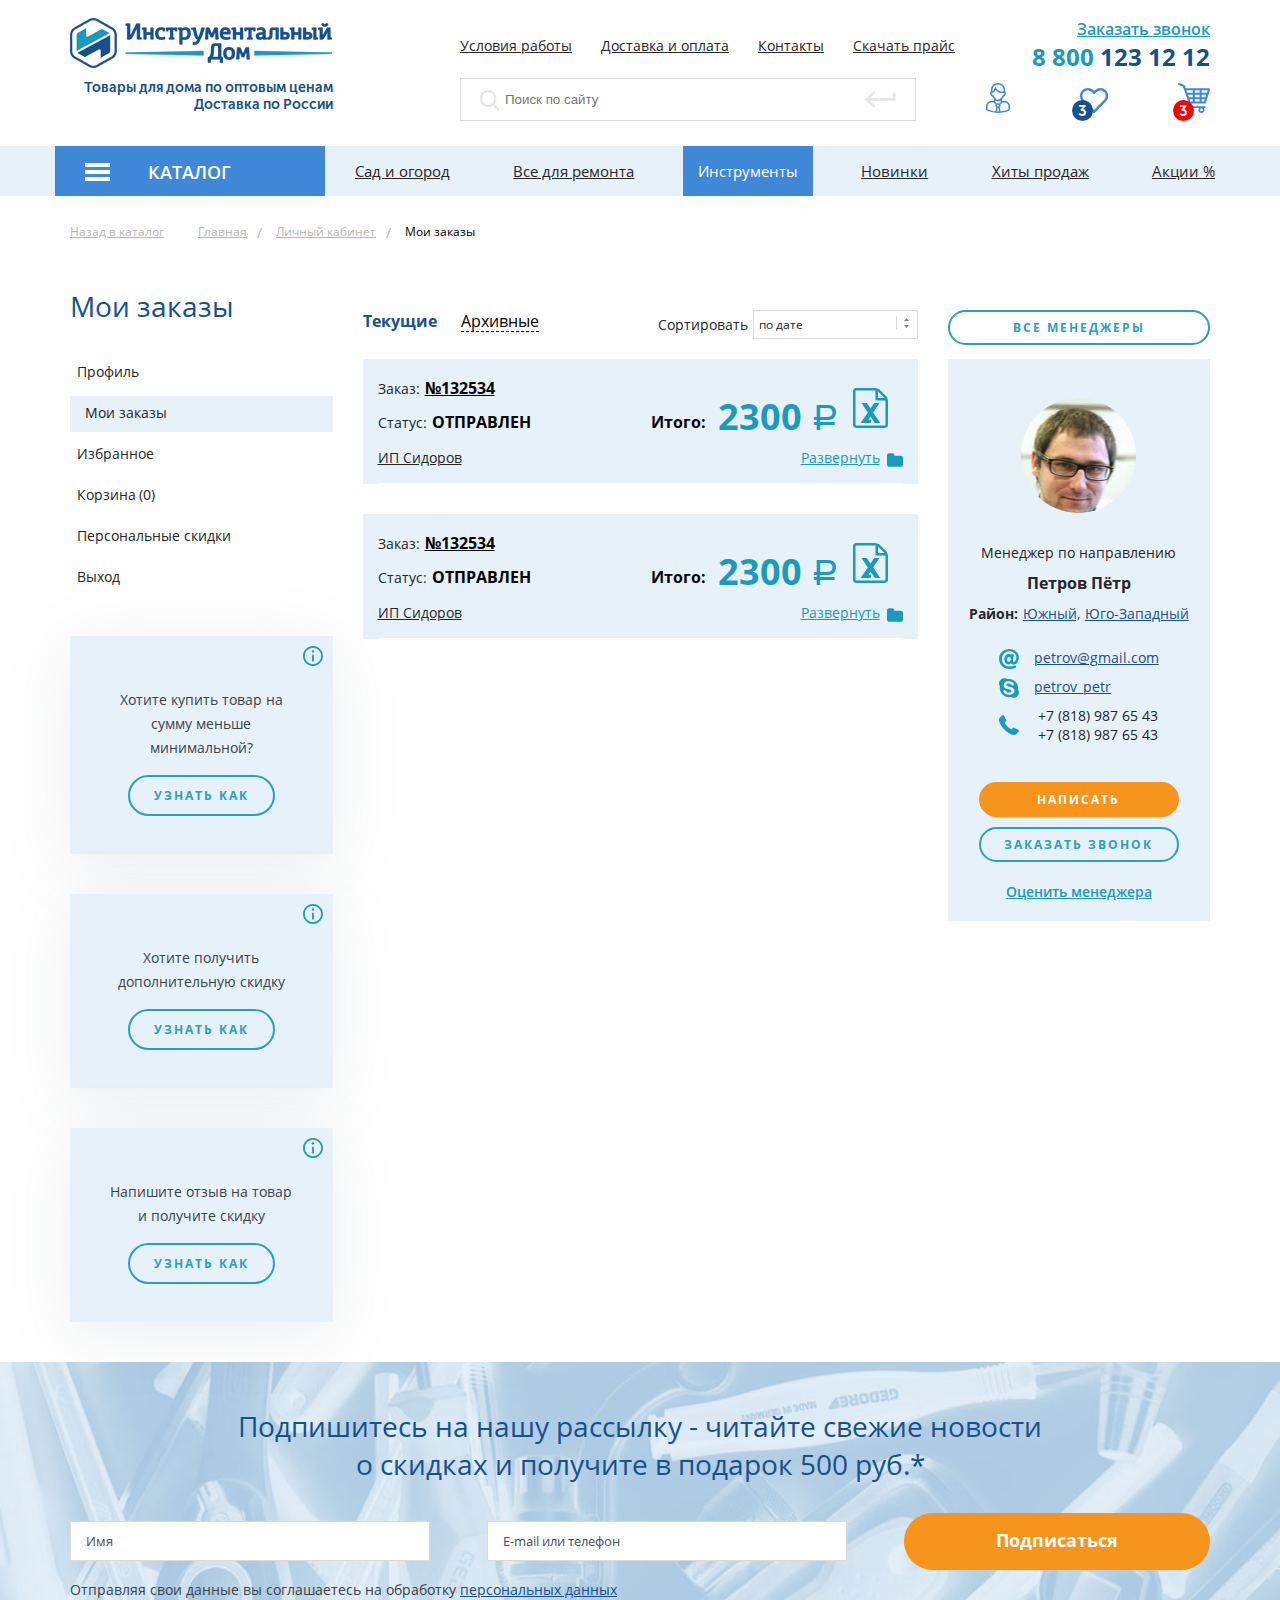
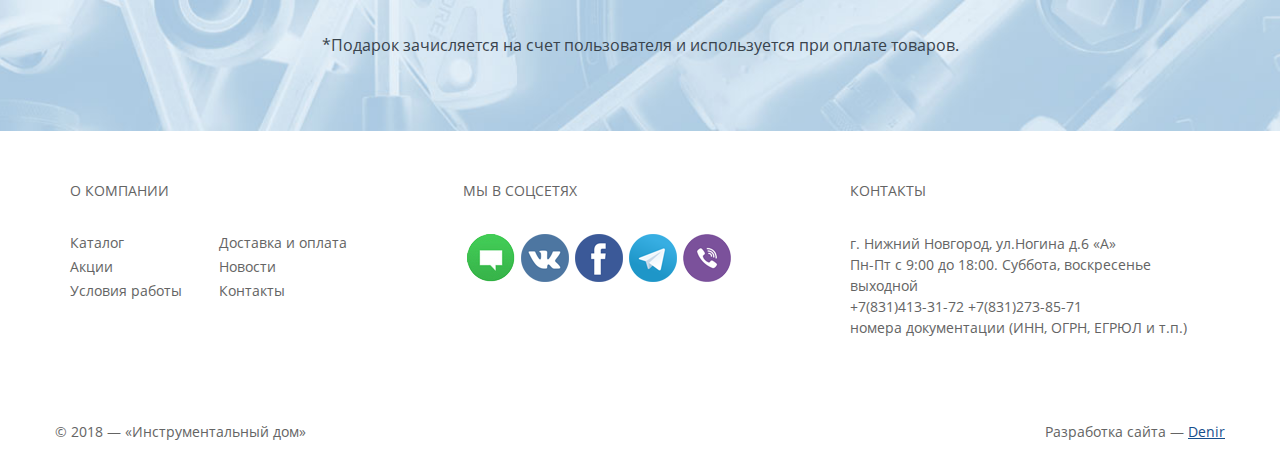
<file: my-orders.html>
<!DOCTYPE html>
<html lang="ru">
  <head>
    <meta charset="utf-8">
    <title>Мои заказы</title>
    <meta name="description" content="">
    <link rel="shortcut icon" href="img/favicon/favicon.ico" type="image/x-icon">
    <link rel="apple-touch-icon" href="img/favicon/apple-touch-icon.png">
    <link rel="apple-touch-icon" sizes="72x72" href="img/favicon/apple-touch-icon-72x72.png">
    <link rel="apple-touch-icon" sizes="114x114" href="img/favicon/apple-touch-icon-114x114.png">
    <meta http-equiv="X-UA-Compatible" content="IE=edge">
    <meta name="viewport" content="width=device-width, initial-scale=1, maximum-scale=1">
    <link rel="stylesheet" href="css/main.css">
  </head>
  <body>
    <!-- Здесь пишем код-->
    <header class="header">
      <div class="header-top">
        <div class="container">
          <div class="header-top-left">
            <div class="header-burger">
              <div></div>
              <div></div>
              <div></div>
            </div><img src="img/logo.png" alt="alt">
            <div class="header__logo-caption">Товары для дома по оптовым ценам 
              <div>Доставка по России</div>
            </div>
          </div>
          <div class="header-top-right">
            <div class="header-top-right__top">
              <ul class="header-top-right__menu">
                <li><a href="#" data-tooltip-content="#conditions-tooltip" class="tooltip">Условия работы</a></li>
                <li><a href="#">Доставка и оплата</a></li>
                <li><a href="#">Контакты</a></li>
                <li><a href="#">Скачать прайс</a></li>
              </ul>
              <div class="header-contacts"><a href="#callback-popup" class="header-contacts__callback callback-show">Заказать звонок</a><a href="tel:88001231212" class="header-contacts__phone">8 800 <span>123 12 12</span></a></div>
            </div>
            <div class="header-top-right__bottom">
              <form action="#">
                <label class="header-search">
                  <input type="text" name="search" placeholder="Поиск по сайту">
                      <svg class="icon icon-magnifier ">
                        <use xlink:href="img/icons-svg/symbol/sprite.svg#magnifier"></use>
                      </svg>
                      <svg class="icon icon-enter ">
                        <use xlink:href="img/icons-svg/symbol/sprite.svg#enter"></use>
                      </svg>
                </label>
              </form>
              <div class="header-account"><a href="#search-popup" class="header-account__item header-account__search">
                      <svg class="icon icon-magnifier ">
                        <use xlink:href="img/icons-svg/symbol/sprite.svg#magnifier"></use>
                      </svg></a><a href="#enter-popup" class="header-account__item header-account__user popup-unregistered">
                      <svg class="icon icon-user ">
                        <use xlink:href="img/icons-svg/symbol/sprite.svg#user"></use>
                      </svg></a><a href="#" data-tooltip-content="#cart-tooltip-favourites" class="header-account__item header-account__favorites">
                      <svg class="icon icon-heart ">
                        <use xlink:href="img/icons-svg/symbol/sprite.svg#heart"></use>
                      </svg>
                  <div class="favorites-count">3</div></a><a href="#" data-tooltip-content="#cart-tooltip" class="header-account__item header-account__cart">
                      <svg class="icon icon-cart ">
                        <use xlink:href="img/icons-svg/symbol/sprite.svg#cart"></use>
                      </svg>
                  <div class="cart-count">3</div></a></div>
            </div>
          </div>
        </div>
      </div>
      <div class="header-bottom">
        <div class="container no-paddings">
          <div class="header-catalog">
            <div class="header-catalog__button">
              <div></div>
              <div></div>
              <div></div>
            </div><span>каталог</span>
          </div>
          <div class="header__main-menu">
            <ul class="main-menu">
              <li><a href="#"><span>Сад и огород</span></a></li>
              <li><a href="#"><span>Все для ремонта</span></a></li>
              <li class="active"><a href="#"><span>Инструменты</span></a></li>
              <li><a href="#"><span>Новинки</span></a></li>
              <li><a href="#"><span>Хиты продаж</span></a></li>
              <li><a href="#"><span>Акции %</span></a></li>
            </ul>
          </div>
        </div>
      </div>
      <section class="mega-menu">
        <div class="container"><a href="#" class="mega-menu__item">
            <div class="mega-menu__icon">
                  <svg class="icon icon-piston ">
                    <use xlink:href="img/icons-svg/symbol/sprite.svg#piston"></use>
                  </svg>
            </div>
            <div class="mega-menu__name">Автозапчасти</div></a><a href="#" class="mega-menu__item">
            <div class="mega-menu__icon">
                  <svg class="icon icon-fuel ">
                    <use xlink:href="img/icons-svg/symbol/sprite.svg#fuel"></use>
                  </svg>
            </div>
            <div class="mega-menu__name">Автохимия</div></a><a href="#" class="mega-menu__item">
            <div class="mega-menu__icon">
                  <svg class="icon icon-oil ">
                    <use xlink:href="img/icons-svg/symbol/sprite.svg#oil"></use>
                  </svg>
            </div>
            <div class="mega-menu__name">Маслоспецжидкости</div></a><a href="#" class="mega-menu__item">
            <div class="mega-menu__icon">
                  <svg class="icon icon-hammer ">
                    <use xlink:href="img/icons-svg/symbol/sprite.svg#hammer"></use>
                  </svg>
            </div>
            <div class="mega-menu__name">Отделочный инструмент</div></a><a href="#" class="mega-menu__item">
            <div class="mega-menu__icon">
                  <svg class="icon icon-piston ">
                    <use xlink:href="img/icons-svg/symbol/sprite.svg#piston"></use>
                  </svg>
            </div>
            <div class="mega-menu__name">Автозапчасти</div></a><a href="#" class="mega-menu__item">
            <div class="mega-menu__icon">
                  <svg class="icon icon-fuel ">
                    <use xlink:href="img/icons-svg/symbol/sprite.svg#fuel"></use>
                  </svg>
            </div>
            <div class="mega-menu__name">Автохимия</div></a><a href="#" class="mega-menu__item">
            <div class="mega-menu__icon">
                  <svg class="icon icon-oil ">
                    <use xlink:href="img/icons-svg/symbol/sprite.svg#oil"></use>
                  </svg>
            </div>
            <div class="mega-menu__name">Маслоспецжидкости</div></a><a href="#" class="mega-menu__item">
            <div class="mega-menu__icon">
                  <svg class="icon icon-hammer ">
                    <use xlink:href="img/icons-svg/symbol/sprite.svg#hammer"></use>
                  </svg>
            </div>
            <div class="mega-menu__name">Отделочный инструмент</div></a><a href="#" class="mega-menu__item">
            <div class="mega-menu__icon">
                  <svg class="icon icon-piston ">
                    <use xlink:href="img/icons-svg/symbol/sprite.svg#piston"></use>
                  </svg>
            </div>
            <div class="mega-menu__name">Автозапчасти</div></a><a href="#" class="mega-menu__item">
            <div class="mega-menu__icon">
                  <svg class="icon icon-fuel ">
                    <use xlink:href="img/icons-svg/symbol/sprite.svg#fuel"></use>
                  </svg>
            </div>
            <div class="mega-menu__name">Автохимия</div></a><a href="#" class="mega-menu__item">
            <div class="mega-menu__icon">
                  <svg class="icon icon-oil ">
                    <use xlink:href="img/icons-svg/symbol/sprite.svg#oil"></use>
                  </svg>
            </div>
            <div class="mega-menu__name">Маслоспецжидкости</div></a><a href="#" class="mega-menu__item">
            <div class="mega-menu__icon">
                  <svg class="icon icon-hammer ">
                    <use xlink:href="img/icons-svg/symbol/sprite.svg#hammer"></use>
                  </svg>
            </div>
            <div class="mega-menu__name">Отделочный инструмент</div></a><a href="#" class="mega-menu__item">
            <div class="mega-menu__icon">
                  <svg class="icon icon-piston ">
                    <use xlink:href="img/icons-svg/symbol/sprite.svg#piston"></use>
                  </svg>
            </div>
            <div class="mega-menu__name">Автозапчасти</div></a><a href="#" class="mega-menu__item">
            <div class="mega-menu__icon">
                  <svg class="icon icon-fuel ">
                    <use xlink:href="img/icons-svg/symbol/sprite.svg#fuel"></use>
                  </svg>
            </div>
            <div class="mega-menu__name">Автохимия</div></a><a href="#" class="mega-menu__item">
            <div class="mega-menu__icon">
                  <svg class="icon icon-oil ">
                    <use xlink:href="img/icons-svg/symbol/sprite.svg#oil"></use>
                  </svg>
            </div>
            <div class="mega-menu__name">Маслоспецжидкости</div></a><a href="#" class="mega-menu__item">
            <div class="mega-menu__icon">
                  <svg class="icon icon-hammer ">
                    <use xlink:href="img/icons-svg/symbol/sprite.svg#hammer"></use>
                  </svg>
            </div>
            <div class="mega-menu__name">Отделочный инструмент</div></a>
        </div>
      </section>
    </header>
    <div class="container mobile-nav-wrap">
      <nav class="mobile-nav">
        <div class="mobile-nav__top filter-mobile__list-item gray-bg"><a href="tel:88001231212" class="header-contacts__phone">8 800 <span>123 12 12</span></a><a href="#callback-popup" class="header-contacts__callback callback-show">Заказать звонок</a></div>
        <ul class="mobile-nav__catalog">
          <li class="filter-mobile__list-item"><a href="catalog.html">Каталог
                  <svg class="icon icon-chev-right ">
                    <use xlink:href="img/icons-svg/symbol/sprite.svg#chev-right"></use>
                  </svg></a></li>
        </ul>
        <ul class="mobile-nav__top-menu">
          <li class="filter-mobile__list-item"><a href="#">Новинки</a></li>
          <li class="filter-mobile__list-item"><a href="#">Хиты продаж</a></li>
          <li class="filter-mobile__list-item"><a href="#">Акции %</a></li>
        </ul>
        <ul class="mobile-nav__middle-menu">
          <li class="filter-mobile__list-item"><a href="#">Условия работы</a></li>
          <li class="filter-mobile__list-item"><a href="#">Доставка и оплата</a></li>
          <li class="filter-mobile__list-item"><a href="#">Контакты</a></li>
          <li class="filter-mobile__list-item"><a href="#">Скачать прайс</a></li>
        </ul>
      </nav>
    </div>
    <section class="breadcrumbs breadcrumbs--mob-hidden">
      <div class="container no-pd-480">
        <ul>
          <li class="link-back"><a href="#">Назад в каталог</a></li>
          <li><a href="#">Главная</a></li>
          <li><a href="#">Личный кабинет</a></li>
          <li class="active"><a href="#">Мои заказы </a></li>
        </ul>
      </div>
    </section>
    <div class="container no-pd-480 to-back to-back--780"><a href="#" class="gray-link"> 
        <div class="icon-nav-arrow-left category__back-link"></div>Мои заказы</a></div>
    <section class="my-orders">
      <div class="container no-pd-480">
        <div class="title-wrapper">
          <h2 class="text-left">Мои заказы</h2>
        </div>
      </div>
      <div class="container no-pd-480">
        <ul class="cabinet-mob-nav">
          <li class="cabinet-mob-nav__item hidden-managers-container"><a href="#" class="cabinet-mob-nav__manager-toggle">Персональный менеджер</a>
            <div class="manager-mob">
              <div class="my-orders__right-sidebar-top"><a href="#" class="button button-empty button-mini button-middle"><span>все менеджеры</span></a></div>
              <div class="manager gray-bg"><a href="#" class="icon-info">
                      <svg class="icon icon-information ">
                        <use xlink:href="img/icons-svg/symbol/sprite.svg#information"></use>
                      </svg></a>
                <div class="manager-photo"><img src="img/manager.jpg" alt="alt"></div>
                <div class="manager-info">
                  <div class="manager-info__top">
                    <div>Менеджер по направлению</div>
                    <div class="manager-info__name">Петров Пётр</div>
                    <div class="manager-info__district"><span>Район:</span><a href="#">Южный,</a><a href="#">Юго-Западный</a></div>
                  </div>
                </div>
                <div class="manager-contacts"><a href="#" class="manager-contacts__item">
                        <svg class="icon icon-at ">
                          <use xlink:href="img/icons-svg/symbol/sprite.svg#at"></use>
                        </svg><span>petrov@gmail.com</span></a><a href="#" class="manager-contacts__item">
                        <svg class="icon icon-skype ">
                          <use xlink:href="img/icons-svg/symbol/sprite.svg#skype"></use>
                        </svg><span>petrov_petr</span></a>
                  <div class="manager-contacts__phone manager-contacts__item">
                        <svg class="icon icon-phone ">
                          <use xlink:href="img/icons-svg/symbol/sprite.svg#phone"></use>
                        </svg>
                    <div class="manager-contacts__phones"><a href="#">+7 (818) 987 65 43</a><a href="#">+7 (818) 987 65 43</a></div>
                  </div>
                </div>
                <div class="manager-bottom"><a href="#manager-write-popup" class="button button-orange button-mini button-middle to-popup"><span>написать</span></a><a href="#callback-popup" class="button button-empty button-mini button-middle callback-show"><span>заказать звонок</span></a><a href="#rating-manager-popup" class="manager-mark to-popup">Оценить менеджера</a></div>
              </div>
              <div class="managers gray-bg hidden">
                <div class="managers-item">
                  <div class="manager-photo"><img src="img/manager.jpg" alt="alt"></div>
                  <div class="manager-info">
                    <div class="manager-info__top">
                      <div>Менеджер по направлению</div>
                      <div class="manager-info__name">Петров Пётр</div>
                      <div class="manager-info__district"><span>Район:</span><a href="#" class="blue-link">Южный,</a><a href="#" class="blue-link">Юго-Западный</a></div>
                    </div>
                  </div>
                </div>
                <div class="managers-item">
                  <div class="manager-photo"><img src="img/manager.jpg" alt="alt"></div>
                  <div class="manager-info">
                    <div class="manager-info__top">
                      <div>Менеджер по направлению</div>
                      <div class="manager-info__name">Иванов Иван</div>
                      <div class="manager-info__district"><span>Район:</span><a href="#" class="blue-link">Северный,</a><a href="#" class="blue-link">Северо-Западный</a></div>
                    </div>
                  </div>
                </div>
                <div class="managers-item">
                  <div class="manager-photo"><img src="img/manager.jpg" alt="alt"></div>
                  <div class="manager-info">
                    <div class="manager-info__top">
                      <div>Менеджер по направлению</div>
                      <div class="manager-info__name">Иванова Дарья</div>
                      <div class="manager-info__district"><span>Район:</span><a href="#" class="blue-link">Северный,</a><a href="#" class="blue-link">Северо-Западный</a></div>
                    </div>
                  </div>
                </div>
              </div>
              <li class="cabinet-mob-nav__item"><a href="#">Профиль</a></li>
              <li class="cabinet-mob-nav__item"><a href="#">Мои заказы</a></li>
              <li class="cabinet-mob-nav__item"><a href="#">Избранное</a></li>
              <li class="cabinet-mob-nav__item"><a href="#">Корзина</a></li>
              <li class="cabinet-mob-nav__item"><a href="#">Персональные скидки</a></li>
              <li class="cabinet-mob-nav__item"><a href="#">Выход</a></li>
            </div>
          </li>
        </ul>
      </div>
      <div class="container no-pd-480">
        <div class="my-orders__left-sidebar hidden-managers-container">
          <div class="manager-mob-toggle"> <a href="#" class="gray-link">Персональный менеджер</a></div>
          <div class="hidden-managers">
            <div class="manager-mob">
              <div class="my-orders__right-sidebar-top"><a href="#" class="button button-empty button-mini button-middle"><span>все менеджеры</span></a></div>
              <div class="manager gray-bg">
                <div class="manager-photo"><img src="img/manager.jpg" alt="alt"></div>
                <div class="manager-info">
                  <div class="manager-info__top">
                    <div>Менеджер по направлению</div>
                    <div class="manager-info__name">Петров Пётр</div>
                    <div class="manager-info__district"><span>Район:</span><a href="#" class="blue-link">Южный,</a><a href="#" class="blue-link">Юго-Западный</a></div>
                  </div>
                </div>
                <div class="manager-contacts"><a href="#" class="blue-link manager-contacts__item">
                        <svg class="icon icon-at ">
                          <use xlink:href="img/icons-svg/symbol/sprite.svg#at"></use>
                        </svg><span>petrov@gmail.com</span></a><a href="#" class="blue-link manager-contacts__item">
                        <svg class="icon icon-skype ">
                          <use xlink:href="img/icons-svg/symbol/sprite.svg#skype"></use>
                        </svg><span>petrov_petr</span></a>
                  <div class="manager-contacts__phone manager-contacts__item">
                        <svg class="icon icon-phone ">
                          <use xlink:href="img/icons-svg/symbol/sprite.svg#phone"></use>
                        </svg>
                    <div class="manager-contacts__phones">
                      <div>+7 (818) 987 65 43</div>
                      <div>+7 (818) 987 65 43</div>
                    </div>
                  </div>
                </div>
                <div class="manager-bottom"><a href="#manager-write-popup" class="button button-orange button-mini button-middle to-popup"><span>написать</span></a><a href="#callback-popup" class="button button-empty button-mini button-middle callback-show"><span>заказать звонок</span></a><a href="#rating-manager-popup" class="manager-mark to-popup">Оценить менеджера</a></div>
              </div>
            </div>
            <div class="managers gray-bg hidden">
              <div class="managers-item">
                <div class="manager-photo"><img src="img/manager.jpg" alt="alt"></div>
                <div class="manager-info">
                  <div class="manager-info__top">
                    <div>Менеджер по направлению</div>
                    <div class="manager-info__name">Петров Пётр</div>
                    <div class="manager-info__district"><span>Район:</span><a href="#" class="blue-link">Южный,</a><a href="#" class="blue-link">Юго-Западный</a></div>
                  </div>
                </div>
              </div>
              <div class="managers-item">
                <div class="manager-photo"><img src="img/manager.jpg" alt="alt"></div>
                <div class="manager-info">
                  <div class="manager-info__top">
                    <div>Менеджер по направлению</div>
                    <div class="manager-info__name">Иванов Иван</div>
                    <div class="manager-info__district"><span>Район:</span><a href="#" class="blue-link">Северный,</a><a href="#" class="blue-link">Северо-Западный</a></div>
                  </div>
                </div>
              </div>
              <div class="managers-item">
                <div class="manager-photo"><img src="img/manager.jpg" alt="alt"></div>
                <div class="manager-info">
                  <div class="manager-info__top">
                    <div>Менеджер по направлению</div>
                    <div class="manager-info__name">Иванова Дарья</div>
                    <div class="manager-info__district"><span>Район:</span><a href="#" class="blue-link">Северный,</a><a href="#" class="blue-link">Северо-Западный</a></div>
                  </div>
                </div>
              </div>
            </div>
          </div>
          <ul class="account-menu">
            <li><a href="#">Профиль</a></li>
            <li class="active"><a href="#">Мои заказы<span></span></a></li>
            <li><a href="#">Избранное<span></span></a></li>
            <li><a href="#">Корзина<span>(0)</span></a></li>
            <li><a href="#">Персональные скидки</a></li>
            <li><a href="#">Выход</a></li>
          </ul>
          <div class="order-sidebar__inner order-sidebar__action orders-action gray-bg"><a href="#" class="icon-info">
                  <svg class="icon icon-information ">
                    <use xlink:href="img/icons-svg/symbol/sprite.svg#information"></use>
                  </svg></a>
            <div class="sidebar-action-content">
              <p>Хотите купить товар на<br>сумму меньше<br>минимальной? </p>
            </div><a href="#" class="button button-empty button-mini"><span>Узнать как</span></a>
          </div>
          <div class="order-sidebar__inner order-sidebar__action orders-action gray-bg"><a href="#" class="icon-info">
                  <svg class="icon icon-information ">
                    <use xlink:href="img/icons-svg/symbol/sprite.svg#information"></use>
                  </svg></a>
            <div class="sidebar-action-content">
              <p>Хотите получить<br>дополнительную скидку</p>
            </div><a href="#" class="button button-empty button-mini"><span>Узнать как</span></a>
          </div>
          <div class="order-sidebar__inner order-sidebar__action orders-action gray-bg"><a href="#" class="icon-info">
                  <svg class="icon icon-information ">
                    <use xlink:href="img/icons-svg/symbol/sprite.svg#information"></use>
                  </svg></a>
            <div class="sidebar-action-content">
              <p>Напишите отзыв на товар<br>и получите скидку</p>
            </div><a href="#" class="button button-empty button-mini"><span>Узнать как</span></a>
          </div>
        </div>
        <div class="my-orders__content cabinet-center">
          <div class="my-orders__header">
            <ul class="catalog-tabs">
              <li class="active"><a href="#">Текущие</a></li>
              <li><a href="#">Архивные</a></li>
            </ul>
            <div class="my-orders__sort"><span>Сортировать</span>
              <select>
                <option value="">по дате</option>
                <option value="">по цене вниз</option>
              </select>
            </div>
          </div>
          <div class="orders-list">
            <div class="orders-list__header gray-bg">
              <div class="order-list__row orders-list__header-top">
                <div class="orders-list__status">
                  <div class="orders-list__order"><span>Заказ:</span><a href="#" class="orders-list__number">№132534</a></div>
                  <div class="orders-list__stat"><span>Статус:</span><span class="orders-list__status-val">отправлен</span></div>
                </div>
                <div class="orders-list__total"><span>Итого:</span>
                  <div class="orders-list__total-price">2300 <span class="ruble">Р</span></div><a href="#" title="Скачать в excell" class="to-excel-doc simple-tooltip">
                        <svg class="icon icon-excel ">
                          <use xlink:href="img/icons-svg/symbol/sprite.svg#excel"></use>
                        </svg></a>
                </div>
              </div>
              <div class="order-list__row">
                <div class="orders-list__user"><a href="#" class="orders-list__username">ИП Сидоров</a><a href="#" class="orders-list__toggle">Развернуть<span class="folder-icon"></span></a></div>
              </div>
            </div>
          </div>
          <div class="orders-list">
            <div class="orders-list__header gray-bg">
              <div class="order-list__row orders-list__header-top">
                <div class="orders-list__status">
                  <div class="orders-list__order"><span>Заказ:</span><a href="#" class="orders-list__number">№132534</a></div>
                  <div class="orders-list__stat"><span>Статус:</span><span class="orders-list__status-val">отправлен</span></div>
                </div>
                <div class="orders-list__total"><span>Итого:</span>
                  <div class="orders-list__total-price">2300 <span class="ruble">Р</span></div><a href="#" title="Скачать в excell" class="to-excel-doc simple-tooltip">
                        <svg class="icon icon-excel ">
                          <use xlink:href="img/icons-svg/symbol/sprite.svg#excel"></use>
                        </svg></a>
                </div>
              </div>
              <div class="order-list__row">
                <div class="orders-list__user"><a href="#" class="orders-list__username">ИП Сидоров</a><a href="#" class="orders-list__toggle">Развернуть<span class="folder-icon"></span></a></div>
              </div>
            </div>
            <div class="orders-list__body gray-bg">
              <div class="order-list__row">
                <div class="order-list__block">
                  <label class="custom-checkbox-label">
                    <input type="checkbox" name=""><span class="custom-checkbox"></span>
                  </label>
                  <div class="orders-list__title">
                    <div class="orders-list__name">Средство Синергетик для стиркибелья, 1л.</div>
                    <div class="orders-list__artcl">Артикул: 780898</div>
                  </div>
                </div>
                <div class="orders-list__features">
                  <div class="orders-list__amount">500 руб. х 6 шт</div>
                  <div class="orders-list__discount">— 200 руб. (скидка)</div>
                  <div class="orders-list__total">Итого: <span class="orders-list__total-val">2800 руб.</span></div>
                </div><a href="#" class="button button-empty button-mini"><span>в корзину</span></a>
              </div>
              <div class="order-list__row">
                <div class="order-list__block">
                  <label class="custom-checkbox-label">
                    <input type="checkbox" name=""><span class="custom-checkbox"></span>
                  </label>
                  <div class="orders-list__title">
                    <div class="orders-list__name">Средство Синергетик для стиркибелья, 1л.</div>
                    <div class="orders-list__artcl">Артикул: 780898</div>
                  </div>
                </div>
                <div class="orders-list__features">
                  <div class="orders-list__amount">500 руб. х 6 шт</div>
                  <div class="orders-list__discount">— 200 руб. (скидка)</div>
                  <div class="orders-list__total">Итого: <span class="orders-list__total-val">2800 руб.</span></div>
                </div><a href="#" class="button button-empty button-mini"><span>в корзину</span></a>
              </div>
              <div class="order-list__row">
                <div class="order-list__block">
                  <label class="custom-checkbox-label">
                    <input type="checkbox" name=""><span class="custom-checkbox"></span>
                  </label>
                  <div class="orders-list__title">
                    <div class="orders-list__name">Средство Синергетик для стиркибелья, 1л.</div>
                    <div class="orders-list__artcl">Артикул: 780898</div>
                  </div>
                </div>
                <div class="orders-list__features">
                  <div class="orders-list__amount">500 руб. х 6 шт</div>
                  <div class="orders-list__discount">— 200 руб. (скидка)</div>
                  <div class="orders-list__total">Итого: <span class="orders-list__total-val">2800 руб.</span></div>
                </div><a href="#" class="button button-empty button-mini"><span>в корзину</span></a>
              </div>
              <div class="my-orders__bottom gray-bg"><a href="#" class="button button-empty button-mini"><span>всё в корзину</span></a><a href="#" class="button button-orange button-mini"><span>повторить заказ</span></a></div>
            </div>
          </div>
        </div>
        <div class="my-orders__right-sidebar hidden-managers-container">
          <div class="my-orders__right-sidebar-top"><a href="#" class="button button-empty button-mini button-middle"><span>все менеджеры</span></a></div>
          <div class="manager gray-bg">
            <div class="manager-photo"><img src="img/manager.jpg" alt="alt"></div>
            <div class="manager-info">
              <div class="manager-info__top">
                <div>Менеджер по направлению</div>
                <div class="manager-info__name">Петров Пётр</div>
                <div class="manager-info__district"><span>Район:</span><a href="#" class="blue-link">Южный,</a><a href="#" class="blue-link">Юго-Западный</a></div>
              </div>
            </div>
            <div class="manager-contacts"><a href="#" class="blue-link manager-contacts__item">
                    <svg class="icon icon-at ">
                      <use xlink:href="img/icons-svg/symbol/sprite.svg#at"></use>
                    </svg><span>petrov@gmail.com</span></a><a href="#" class="blue-link manager-contacts__item">
                    <svg class="icon icon-skype ">
                      <use xlink:href="img/icons-svg/symbol/sprite.svg#skype"></use>
                    </svg><span>petrov_petr</span></a>
              <div class="manager-contacts__phone manager-contacts__item">
                    <svg class="icon icon-phone ">
                      <use xlink:href="img/icons-svg/symbol/sprite.svg#phone"></use>
                    </svg>
                <div class="manager-contacts__phones">
                  <div>+7 (818) 987 65 43</div>
                  <div>+7 (818) 987 65 43</div>
                </div>
              </div>
            </div>
            <div class="manager-bottom"><a href="#manager-write-popup" class="button button-orange button-mini button-middle to-popup"><span>написать</span></a><a href="#callback-popup" class="button button-empty button-mini button-middle callback-show"><span>заказать звонок</span></a></div><a href="#rating-manager-popup" class="manager-mark to-popup">Оценить менеджера</a>
          </div>
          <div class="managers gray-bg hidden">
            <div class="managers-item">
              <div class="manager-photo"><img src="img/manager.jpg" alt="alt"></div>
              <div class="manager-info">
                <div class="manager-info__top">
                  <div>Менеджер по направлению</div>
                  <div class="manager-info__name">Петров Пётр</div>
                  <div class="manager-info__district"><span>Район:</span><a href="#" class="blue-link">Южный,</a><a href="#" class="blue-link">Юго-Западный</a></div>
                </div>
              </div>
            </div>
            <div class="managers-item">
              <div class="manager-photo"><img src="img/manager.jpg" alt="alt"></div>
              <div class="manager-info">
                <div class="manager-info__top">
                  <div>Менеджер по направлению</div>
                  <div class="manager-info__name">Иванов Иван</div>
                  <div class="manager-info__district"><span>Район:</span><a href="#" class="blue-link">Северный,</a><a href="#" class="blue-link">Северо-Западный</a></div>
                </div>
              </div>
            </div>
            <div class="managers-item">
              <div class="manager-photo"><img src="img/manager.jpg" alt="alt"></div>
              <div class="manager-info">
                <div class="manager-info__top">
                  <div>Менеджер по направлению</div>
                  <div class="manager-info__name">Иванова Дарья</div>
                  <div class="manager-info__district"><span>Район:</span><a href="#" class="blue-link">Северный,</a><a href="#" class="blue-link">Северо-Западный</a></div>
                </div>
              </div>
            </div>
          </div>
        </div>
      </div>
    </section>
    <section class="subscribe">
      <div class="container">
        <div class="title-wrapper">
          <h2>Подпишитесь на нашу рассылку - читайте свежие новости
            <div>о скидках и получите в подарок 500 руб.*</div>
          </h2>
        </div>
        <form action="#" class="subscribe-form">
          <label class="standart-label">
            <input type="text" name="name" placeholder="Имя">
          </label>
          <label class="standart-label">
            <input type="text" name="phone-mail" placeholder="E-mail или телефон">
          </label>
          <button type="submit" class="button button-orange"><span>Подписаться</span></button>
        </form>
      </div>
      <div class="container subscribe-bottom">
        <p>Отправляя свои данные вы соглашаетесь на обработку <a href="#" class="blue-link">персональных данных</a></p>
        <p>*Подарок зачисляется на счет пользователя и используется при оплате товаров.</p>
      </div>
    </section>
    <footer class="footer">
      <div class="container footer-top no-pd-480">
        <div class="footer-item footer-item--links">
          <div class="footer-item__title">О КОМПАНИИ</div>
          <div class="footer-item__menu">
            <ul>
              <li><a href="#">Каталог</a></li>
              <li><a href="#">Акции</a></li>
              <li><a href="#">Условия работы</a></li>
            </ul>
            <ul>
              <li><a href="#">Доставка и оплата</a></li>
              <li><a href="#">Новости</a></li>
              <li><a href="#">Контакты</a></li>
            </ul>
          </div>
        </div>
        <div class="footer-item footer-item--soc">
          <div class="footer-item__title">МЫ В СОЦСЕТЯХ</div>
          <div class="footer-socials"><a href="#" class="icon icon-quote"></a><a href="#" class="icon icon-vk"></a><a href="#" class="icon icon-fb"></a><a href="#" class="icon icon-tg"></a><a href="#" class="icon icon-viber"></a></div>
        </div>
        <div class="footer-item footer-item--contacts">
          <div class="footer-item__title">КОНТАКТЫ</div>
          <p>г. Нижний Новгород, ул.Ногина д.6 «А»</p>
          <p>Пн-Пт с 9:00 до 18:00. Суббота, воскресенье выходной</p>
          <p>+7(831)413-31-72 +7(831)273-85-71</p>
          <p>номера документации (ИНН, ОГРН, ЕГРЮЛ и т.п.)</p>
        </div>
        <div class="footer-item footer-item--hidden"><a href="#callback-popup" class="header-contacts__callback button button-empty button-mini callback-show"><span>Заказать звонок</span></a><a href="tel:88001231212" class="header-contacts__phone">8 800 <span>123 12 12</span></a></div>
      </div>
      <div class="container footer-bottom">
        <div class="footer-copyright">© 2018 —  «Инструментальный дом»</div>
        <div>Разработка сайта — <a href="#">Denir</a></div>
      </div>
    </footer>
    <div id="search-popup" class="popup-search mfp-hide white-popup-block">
      <form action="#">
        <label class="header-search">
          <input type="text" name="search" placeholder="Поиск по сайту">
              <svg class="icon icon-magnifier ">
                <use xlink:href="img/icons-svg/symbol/sprite.svg#magnifier"></use>
              </svg>
              <svg class="icon icon-enter ">
                <use xlink:href="img/icons-svg/symbol/sprite.svg#enter"></use>
              </svg>
        </label>
      </form>
    </div>
    <div id="price-list-popup" class="popup-price-list mfp-hide white-popup-block">
      <div class="price-download__form">
        <div class="price-download__title">Скачайте прайс-лист и получите
          <div>в подарок 500 р.</div>
        </div>
        <form action="#">
          <label class="standart-label">
            <input type="text" name="email-phone" placeholder="E-mail или телефон" required>
          </label>
          <label class="standart-label">
            <input type="text" name="name" placeholder="Имя" required>
          </label>
          <button type="submit" class="button button-orange"><span>Скачать прайс-лист</span></button>
        </form>
        <div class="price-download__bottom">Отправляя свои данные, вы соглашаетесь на обработку <a href="#">Персональных данных</a></div>
      </div>
    </div>
    <div id="callback-popup" class="popup-callback mfp-hide white-popup-block">
      <div class="price-download__form">
        <div class="price-download__title">Заказать звонок</div>
        <form action="#">
          <label class="standart-label">
            <input type="text" name="name" placeholder="Ваше имя" required>
          </label>
          <label class="standart-label">
            <input type="text" name="phone" placeholder="Телефон" required>
          </label>
          <button type="submit" class="button button-orange"><span>Заказать звонок</span></button>
        </form>
        <div class="price-download__bottom">Отправляя свои данные, вы соглашаетесь на обработку <a href="#">Персональных данных</a></div>
      </div>
    </div>
    <div id="manager-write-popup" class="popup-write-manager mfp-hide white-popup-block">
      <div class="price-download__form">
        <div class="price-download__title">Написать менеджеру</div>
        <form action="#">
          <label class="standart-label">
            <input type="text" name="name" placeholder="Ваше имя" required>
          </label>
          <label class="standart-label">
            <input type="text" name="phone" placeholder="Телефон" required>
          </label>
          <label class="standart-label">
            <input type="text" name="phone" placeholder="Email" required>
          </label>
          <label class="standart-label">
            <textarea name="" placeholder="Ваш вопрос"></textarea>
          </label>
          <button type="submit" class="button button-orange"><span>Заказать звонок</span></button>
        </form>
        <div class="price-download__bottom">Отправляя свои данные, вы соглашаетесь на обработку <a href="#">Персональных данных</a></div>
      </div>
    </div>
    <div id="rating-manager-popup" class="popup-manager-rating mfp-hide white-popup-block">
      <div class="price-download__form">
        <div class="price-download__title">Оцените работу менеджера</div>
        <div class="manager-photo"><img src="img/manager.jpg" alt="alt"></div>
        <div class="manager-info">
          <div class="manager-info__top">
            <div class="manager-info__name">Симонова Екатерина</div>
            <div>Менеджер по работе с юридическими лицами</div>
          </div>
        </div>
        <div class="popup-manager-rating__to-mark">Поставьте вашу оценку</div>
        <div class="product-item__rating product-item__rating--big">
          <div class="rating-star">
                <svg class="icon icon-rate-star ">
                  <use xlink:href="img/icons-svg/symbol/sprite.svg#rate-star"></use>
                </svg>
          </div>
          <div class="rating-star">
                <svg class="icon icon-rate-star ">
                  <use xlink:href="img/icons-svg/symbol/sprite.svg#rate-star"></use>
                </svg>
          </div>
          <div class="rating-star">
                <svg class="icon icon-rate-star ">
                  <use xlink:href="img/icons-svg/symbol/sprite.svg#rate-star"></use>
                </svg>
          </div>
          <div class="rating-star">
                <svg class="icon icon-rate-star ">
                  <use xlink:href="img/icons-svg/symbol/sprite.svg#rate-star"></use>
                </svg>
          </div>
          <div class="rating-star">
                <svg class="icon icon-rate-star ">
                  <use xlink:href="img/icons-svg/symbol/sprite.svg#rate-star"></use>
                </svg>
          </div>
        </div>
        <button type="submit" class="button button-orange"><span>Отправить</span></button>
      </div>
    </div>
    <div id="enter-popup" class="popup-enter mfp-hide white-popup-block">
      <ul class="tabs__list">
        <li class="tabs__item tabs__item--active"><a href="#autorisation" class="tabs__link">Авторизация</a></li>
        <li class="tabs__item"><a href="#registration" class="tabs__link">Регистрация</a></li>
      </ul>
      <ul class="tabs-content">
        <li id="autorisation" class="tabs__item enter-popup__tabs-item">
          <div class="popup-divider">Войти с помощью</div>
          <ul class="popup-socials">
            <li><a href="#" class="pop-soc-icon vk-popup"></a></li>
            <li><a href="#" class="pop-soc-icon fb-popup"></a></li>
            <li><a href="#" class="pop-soc-icon ok"></a></li>
            <li><a href="#" class="pop-soc-icon google"></a></li>
            <li><a href="#" class="pop-soc-icon inst"></a></li>
            <li><a href="#" class="pop-soc-icon mail"></a></li>
          </ul>
          <div class="popup-divider">или</div>
          <form action="#" class="enter-form">
            <label class="standart-label">
              <input type="text" name="name" placeholder="Ваше имя" required>
            </label>
            <label class="standart-label">
              <input type="text" name="phone" placeholder="Телефон" required>
            </label>
            <div class="enter-form__forget"><a href="#" class="link">Забыли пароль?</a><a href="#" class="button button-blue button-mini button-not-bordered"><span>войти</span></a></div>
            <div class="enter-form__while">Ещё не зарегистрированы? <a href="#" class="link">Зарегистрироваться</a></div>
          </form>
        </li>
        <li id="registration" class="tabs__item enter-popup__tabs-item hidden">
          <div class="popup-divider">Войти с помощью</div>
          <ul class="popup-socials">
            <li><a href="#" class="pop-soc-icon vk-popup"></a></li>
            <li><a href="#" class="pop-soc-icon fb-popup"></a></li>
            <li><a href="#" class="pop-soc-icon ok"></a></li>
            <li><a href="#" class="pop-soc-icon google"></a></li>
            <li><a href="#" class="pop-soc-icon inst"></a></li>
            <li><a href="#" class="pop-soc-icon mail"></a></li>
          </ul>
          <div class="popup-divider">или</div>
          <form action="#" class="enter-form">
            <label class="standart-label">
              <input type="text" name="name" placeholder="Ваше имя" required>
            </label>
            <label class="standart-label">
              <input type="text" name="phone" placeholder="Телефон" required>
            </label>
            <label class="custom-checkbox-label policy-label">
              <input type="checkbox"><span class="custom-checkbox"></span><span>Согласен с политикой конфиденциальности</span>
            </label>
            <div class="enter-form__bottom"><a href="#" class="button button-orange button-mini"><span>зарегистрироваться</span></a></div>
            <div class="enter-form__while">Уже зарегистрированы? <a href="#" class="link">Войти</a></div>
          </form>
        </li>
      </ul>
    </div>
    <div class="tooltip-templates">
      <div id="conditions-tooltip" class="tooltip-conditions">
        <div class="container container-wide gray-bg">
          <div class="conditions-item">
                <svg class="icon icon-contract ">
                  <use xlink:href="img/icons-svg/symbol/sprite.svg#contract"></use>
                </svg>
            <div class="conditions-item__title">Работаем по договору</div>
            <p>Главная; Работаем по договору. Имеем большой положительный опыт работы с государственными, муниципальными и коммерческими заказчиками </p>
          </div>
          <div class="conditions-item">
                <svg class="icon icon-delivery-man ">
                  <use xlink:href="img/icons-svg/symbol/sprite.svg#delivery-man"></use>
                </svg>
            <div class="conditions-item__title">Бесплатная доставка<br>от 5000 руб.</div>
            <p>Главная; Работаем по договору. Имеем большой положительный опыт работы с государственными, муниципальными и коммерческими заказчиками </p>
          </div>
          <div class="conditions-item">
                <svg class="icon icon-tag ">
                  <use xlink:href="img/icons-svg/symbol/sprite.svg#tag"></use>
                </svg>
            <div class="conditions-item__title">Скидки оптовым клиентам</div>
            <p>Главная; Работаем по договору. Имеем большой положительный опыт работы с государственными, муниципальными и коммерческими заказчиками </p>
          </div>
          <div class="conditions-item">
                <svg class="icon icon-card-payment ">
                  <use xlink:href="img/icons-svg/symbol/sprite.svg#card-payment"></use>
                </svg>
            <div class="conditions-item__title">Различные способы оплаты</div>
            <p>Главная; Работаем по договору. Имеем большой положительный опыт работы с государственными, муниципальными и коммерческими заказчиками </p>
          </div>
        </div>
      </div>
      <div id="cart-tooltip" class="tooltip-cart">
        <div class="tooltip-cart__header">Ваша корзина
          <div><span class="tooltip-cart__prod-count">6</span> товаров на сумму <span class="tooltip-cart__total-price">6600 р.</span></div>
        </div>
        <div class="tooltip-cart__item">
          <div class="tooltip-cart__img"><img src="img/cart-tooltip-prod.jpg" alt="alt"></div>
          <div class="tooltip-cart__text"><a href="#" class="tooltip-cart__name">Кисть плоская Евро натуральная, светлая щетина 250 мм </a>
            <div class="tooltip-cart__info">
              <div class="tooltip-cart__count">3 шт.</div><span></span>
              <div class="tooltip-cart__price">3300 p.</div>
            </div>
          </div>
        </div>
        <div class="tooltip-cart__item">
          <div class="tooltip-cart__img"><img src="img/cart-tooltip-prod.jpg" alt="alt"></div>
          <div class="tooltip-cart__text"><a href="#" class="tooltip-cart__name">Кисть плоская Евро натуральная, светлая щетина 250 мм </a>
            <div class="tooltip-cart__info">
              <div class="tooltip-cart__count">3 шт.</div><span></span>
              <div class="tooltip-cart__price">3300 p.</div>
            </div>
          </div>
        </div>
        <div class="tooltip-cart__item">
          <div class="tooltip-cart__img"><img src="img/cart-tooltip-prod.jpg" alt="alt"></div>
          <div class="tooltip-cart__text"><a href="#" class="tooltip-cart__name">Кисть плоская Евро натуральная, светлая щетина 250 мм </a>
            <div class="tooltip-cart__info">
              <div class="tooltip-cart__count">3 шт.</div><span></span>
              <div class="tooltip-cart__price">3300 p.</div>
            </div>
          </div>
        </div>
        <div class="tooltip-cart__bottom"><a href="#" class="button button-orange button-mini"><span>ОФОРМИТЬ</span></a></div>
        <div class="custom-scroll-advanced_track-y"><span class="custom-scroll-arrow top"></span><span class="custom-scroll-arrow bottom"></span></div>
      </div>
      <div id="cart-tooltip-edit" class="tooltip-cart">
        <div class="tooltip-cart__header">Ваша корзина
          <div><span class="tooltip-cart__prod-count">6</span> товаров на сумму <span class="tooltip-cart__total-price">6600 р.</span></div>
        </div>
        <div class="tooltip-cart__item">
          <div class="tooltip-cart__img"><img src="img/cart-tooltip-prod.jpg" alt="alt"></div>
          <div class="tooltip-cart__text"><a href="#" class="tooltip-cart__name">Кисть плоская Евро натуральная, светлая щетина 250 мм </a>
            <div class="tooltip-cart__info">
              <div class="tooltip-cart__count">3 шт.</div><span></span>
              <div class="tooltip-cart__price">3300 p.</div>
            </div>
          </div>
        </div>
        <div class="tooltip-cart__item">
          <div class="tooltip-cart__img"><img src="img/cart-tooltip-prod.jpg" alt="alt"></div>
          <div class="tooltip-cart__text"><a href="#" class="tooltip-cart__name">Кисть плоская Евро натуральная, светлая щетина 250 мм </a>
            <div class="tooltip-cart__info">
              <div class="tooltip-cart__count">3 шт.</div><span></span>
              <div class="tooltip-cart__price">3300 p.</div>
            </div>
          </div>
        </div>
        <div class="tooltip-cart__item">
          <div class="tooltip-cart__img"><img src="img/cart-tooltip-prod.jpg" alt="alt"></div>
          <div class="tooltip-cart__text"><a href="#" class="tooltip-cart__name">Кисть плоская Евро натуральная, светлая щетина 250 мм </a>
            <div class="tooltip-cart__info">
              <div class="tooltip-cart__count">3 шт.</div><span></span>
              <div class="tooltip-cart__price">3300 p.</div>
            </div>
          </div>
        </div>
        <div class="tooltip-cart__bottom"><a href="#" class="button button-orange button-mini"><span>редактировать заказ</span></a></div>
        <div class="custom-scroll-advanced_track-y"><span class="custom-scroll-arrow top"></span><span class="custom-scroll-arrow bottom"></span></div>
      </div>
      <div id="cart-tooltip-favourites" class="tooltip-cart tooltip-cart-favourites">
        <div class="tooltip-cart__header">Избранное <span class="tooltip-cart__fav-count">6</span> товаров </div>
        <div class="tooltip-cart__item">
          <div class="tooltip-cart__img"><img src="img/cart-tooltip-prod.jpg" alt="alt"></div>
          <div class="tooltip-cart__text"><a href="#" class="tooltip-cart__name">Кисть плоская Евро натуральная, светлая щетина 250 мм </a>
            <div class="tooltip-cart__info">
              <div class="tooltip-cart__count">3 шт.</div><span></span>
              <div class="tooltip-cart__price">3300 p.</div>
            </div><a href="#" class="button button-blue button-mini"><span>в корзину</span></a>
          </div>
        </div>
        <div class="tooltip-cart__item">
          <div class="tooltip-cart__img"><img src="img/cart-tooltip-prod.jpg" alt="alt"></div>
          <div class="tooltip-cart__text"><a href="#" class="tooltip-cart__name">Кисть плоская Евро натуральная, светлая щетина 250 мм </a>
            <div class="tooltip-cart__info">
              <div class="tooltip-cart__count">3 шт.</div><span></span>
              <div class="tooltip-cart__price">3300 p.</div>
            </div><a href="#" class="button button-blue button-mini"><span>в корзину</span></a>
          </div>
        </div>
        <div class="tooltip-cart__item">
          <div class="tooltip-cart__img"><img src="img/cart-tooltip-prod.jpg" alt="alt"></div>
          <div class="tooltip-cart__text"><a href="#" class="tooltip-cart__name">Кисть плоская Евро натуральная, светлая щетина 250 мм </a>
            <div class="tooltip-cart__info">
              <div class="tooltip-cart__count">3 шт.</div><span></span>
              <div class="tooltip-cart__price">3300 p.</div>
            </div><a href="#" class="button button-blue button-mini"><span>в корзину</span></a>
          </div>
        </div>
        <div class="custom-scroll-advanced_track-y"><span class="custom-scroll-arrow top"></span><span class="custom-scroll-arrow bottom"></span></div>
      </div>
      <div id="registered-tip" class="tooltip-registered-user">
        <ul>
          <li><a href="#">Профиль</a></li>
          <li><a href="#">Мои заказы<span>(0)</span></a></li>
          <li><a href="#">Избранное<span>(4)</span></a></li>
          <li><a href="#">Корзина<span>(0)</span></a></li>
          <li><a href="#">Персональные скидки</a></li>
          <li><a href="#">Выход</a></li>
        </ul>
      </div>
    </div>
    <div class="hidden"></div>
    <div class="loader">
      <div class="loader_inner"></div>
    </div>
    <script src="js/libs.min.js"></script>
    <script src="js/common.js"></script>
    <script src="js/svg4everybody/svg4everybody.min.js" async onload="svg4everybody();"></script>
  </body>
</html>
</file>
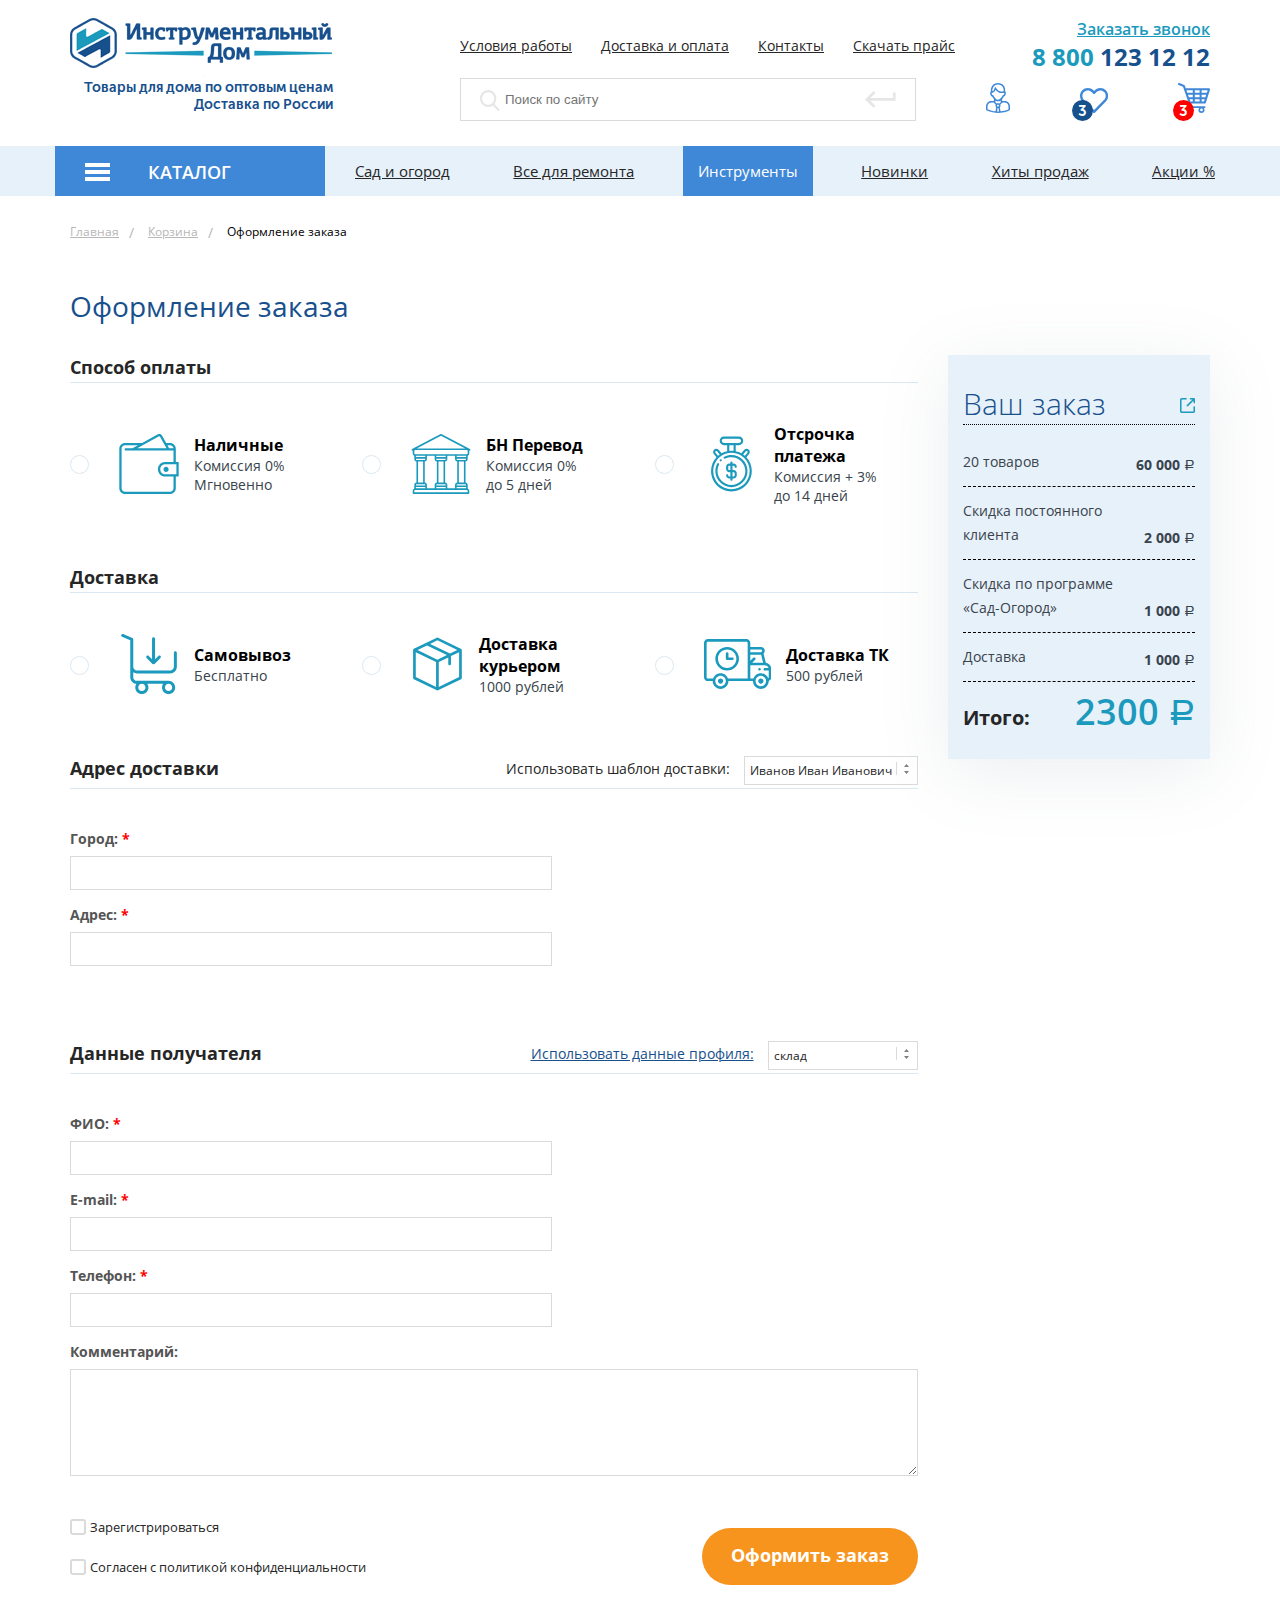
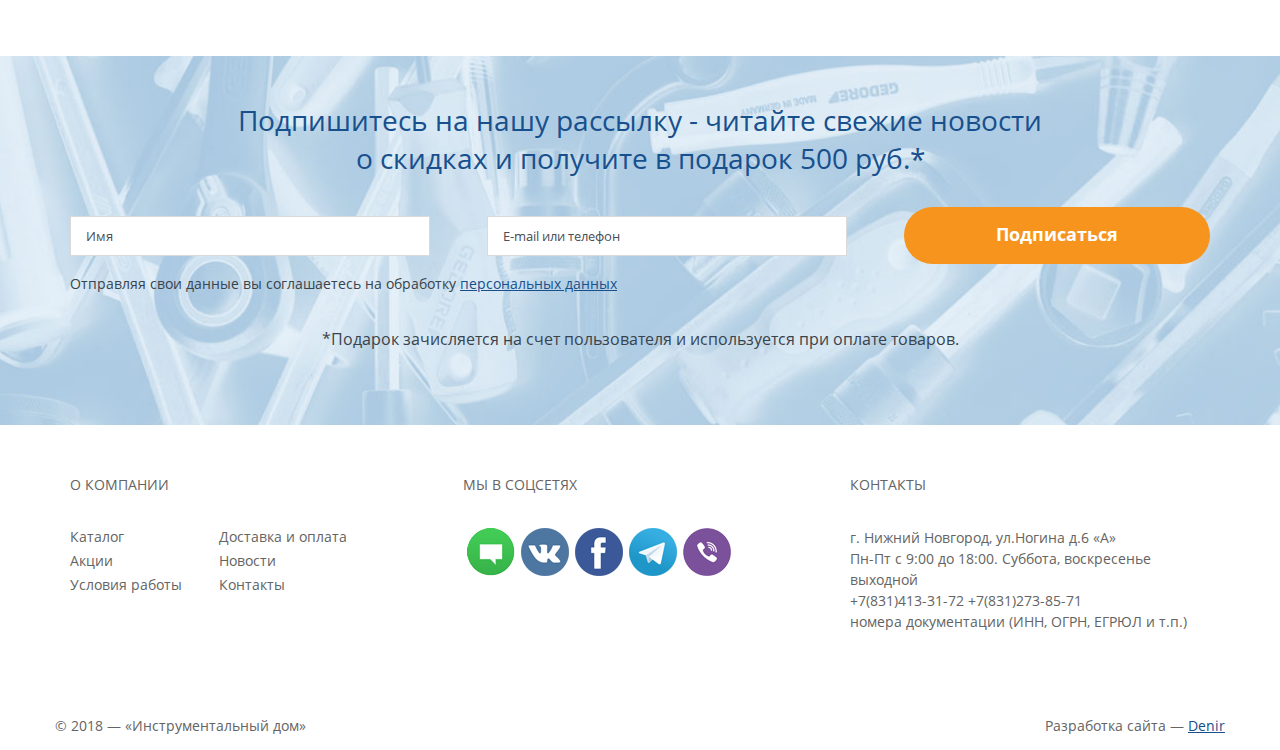
<file: order.html>
<!DOCTYPE html>
<html lang="ru">
  <head>
    <meta charset="utf-8">
    <title>Оформление заказа</title>
    <meta name="description" content="">
    <link rel="shortcut icon" href="img/favicon/favicon.ico" type="image/x-icon">
    <link rel="apple-touch-icon" href="img/favicon/apple-touch-icon.png">
    <link rel="apple-touch-icon" sizes="72x72" href="img/favicon/apple-touch-icon-72x72.png">
    <link rel="apple-touch-icon" sizes="114x114" href="img/favicon/apple-touch-icon-114x114.png">
    <meta http-equiv="X-UA-Compatible" content="IE=edge">
    <meta name="viewport" content="width=device-width, initial-scale=1, maximum-scale=1">
    <link rel="stylesheet" href="css/main.css">
  </head>
  <body>
    <!-- Здесь пишем код-->
    <header class="header">
      <div class="header-top">
        <div class="container">
          <div class="header-top-left">
            <div class="header-burger">
              <div></div>
              <div></div>
              <div></div>
            </div><img src="img/logo.png" alt="alt">
            <div class="header__logo-caption">Товары для дома по оптовым ценам 
              <div>Доставка по России</div>
            </div>
          </div>
          <div class="header-top-right">
            <div class="header-top-right__top">
              <ul class="header-top-right__menu">
                <li><a href="#" data-tooltip-content="#conditions-tooltip" class="tooltip">Условия работы</a></li>
                <li><a href="#">Доставка и оплата</a></li>
                <li><a href="#">Контакты</a></li>
                <li><a href="#">Скачать прайс</a></li>
              </ul>
              <div class="header-contacts"><a href="#callback-popup" class="header-contacts__callback callback-show">Заказать звонок</a><a href="tel:88001231212" class="header-contacts__phone">8 800 <span>123 12 12</span></a></div>
            </div>
            <div class="header-top-right__bottom">
              <form action="#">
                <label class="header-search">
                  <input type="text" name="search" placeholder="Поиск по сайту">
                      <svg class="icon icon-magnifier ">
                        <use xlink:href="img/icons-svg/symbol/sprite.svg#magnifier"></use>
                      </svg>
                      <svg class="icon icon-enter ">
                        <use xlink:href="img/icons-svg/symbol/sprite.svg#enter"></use>
                      </svg>
                </label>
              </form>
              <div class="header-account"><a href="#search-popup" class="header-account__item header-account__search">
                      <svg class="icon icon-magnifier ">
                        <use xlink:href="img/icons-svg/symbol/sprite.svg#magnifier"></use>
                      </svg></a><a href="#enter-popup" class="header-account__item header-account__user popup-unregistered">
                      <svg class="icon icon-user ">
                        <use xlink:href="img/icons-svg/symbol/sprite.svg#user"></use>
                      </svg></a><a href="#" data-tooltip-content="#cart-tooltip-favourites" class="header-account__item header-account__favorites">
                      <svg class="icon icon-heart ">
                        <use xlink:href="img/icons-svg/symbol/sprite.svg#heart"></use>
                      </svg>
                  <div class="favorites-count">3</div></a><a href="#" data-tooltip-content="#cart-tooltip" class="header-account__item header-account__cart">
                      <svg class="icon icon-cart ">
                        <use xlink:href="img/icons-svg/symbol/sprite.svg#cart"></use>
                      </svg>
                  <div class="cart-count">3</div></a></div>
            </div>
          </div>
        </div>
      </div>
      <div class="header-bottom">
        <div class="container no-paddings">
          <div class="header-catalog">
            <div class="header-catalog__button">
              <div></div>
              <div></div>
              <div></div>
            </div><span>каталог</span>
          </div>
          <div class="header__main-menu">
            <ul class="main-menu">
              <li><a href="#"><span>Сад и огород</span></a></li>
              <li><a href="#"><span>Все для ремонта</span></a></li>
              <li class="active"><a href="#"><span>Инструменты</span></a></li>
              <li><a href="#"><span>Новинки</span></a></li>
              <li><a href="#"><span>Хиты продаж</span></a></li>
              <li><a href="#"><span>Акции %</span></a></li>
            </ul>
          </div>
        </div>
      </div>
      <section class="mega-menu">
        <div class="container"><a href="#" class="mega-menu__item">
            <div class="mega-menu__icon">
                  <svg class="icon icon-piston ">
                    <use xlink:href="img/icons-svg/symbol/sprite.svg#piston"></use>
                  </svg>
            </div>
            <div class="mega-menu__name">Автозапчасти</div></a><a href="#" class="mega-menu__item">
            <div class="mega-menu__icon">
                  <svg class="icon icon-fuel ">
                    <use xlink:href="img/icons-svg/symbol/sprite.svg#fuel"></use>
                  </svg>
            </div>
            <div class="mega-menu__name">Автохимия</div></a><a href="#" class="mega-menu__item">
            <div class="mega-menu__icon">
                  <svg class="icon icon-oil ">
                    <use xlink:href="img/icons-svg/symbol/sprite.svg#oil"></use>
                  </svg>
            </div>
            <div class="mega-menu__name">Маслоспецжидкости</div></a><a href="#" class="mega-menu__item">
            <div class="mega-menu__icon">
                  <svg class="icon icon-hammer ">
                    <use xlink:href="img/icons-svg/symbol/sprite.svg#hammer"></use>
                  </svg>
            </div>
            <div class="mega-menu__name">Отделочный инструмент</div></a><a href="#" class="mega-menu__item">
            <div class="mega-menu__icon">
                  <svg class="icon icon-piston ">
                    <use xlink:href="img/icons-svg/symbol/sprite.svg#piston"></use>
                  </svg>
            </div>
            <div class="mega-menu__name">Автозапчасти</div></a><a href="#" class="mega-menu__item">
            <div class="mega-menu__icon">
                  <svg class="icon icon-fuel ">
                    <use xlink:href="img/icons-svg/symbol/sprite.svg#fuel"></use>
                  </svg>
            </div>
            <div class="mega-menu__name">Автохимия</div></a><a href="#" class="mega-menu__item">
            <div class="mega-menu__icon">
                  <svg class="icon icon-oil ">
                    <use xlink:href="img/icons-svg/symbol/sprite.svg#oil"></use>
                  </svg>
            </div>
            <div class="mega-menu__name">Маслоспецжидкости</div></a><a href="#" class="mega-menu__item">
            <div class="mega-menu__icon">
                  <svg class="icon icon-hammer ">
                    <use xlink:href="img/icons-svg/symbol/sprite.svg#hammer"></use>
                  </svg>
            </div>
            <div class="mega-menu__name">Отделочный инструмент</div></a><a href="#" class="mega-menu__item">
            <div class="mega-menu__icon">
                  <svg class="icon icon-piston ">
                    <use xlink:href="img/icons-svg/symbol/sprite.svg#piston"></use>
                  </svg>
            </div>
            <div class="mega-menu__name">Автозапчасти</div></a><a href="#" class="mega-menu__item">
            <div class="mega-menu__icon">
                  <svg class="icon icon-fuel ">
                    <use xlink:href="img/icons-svg/symbol/sprite.svg#fuel"></use>
                  </svg>
            </div>
            <div class="mega-menu__name">Автохимия</div></a><a href="#" class="mega-menu__item">
            <div class="mega-menu__icon">
                  <svg class="icon icon-oil ">
                    <use xlink:href="img/icons-svg/symbol/sprite.svg#oil"></use>
                  </svg>
            </div>
            <div class="mega-menu__name">Маслоспецжидкости</div></a><a href="#" class="mega-menu__item">
            <div class="mega-menu__icon">
                  <svg class="icon icon-hammer ">
                    <use xlink:href="img/icons-svg/symbol/sprite.svg#hammer"></use>
                  </svg>
            </div>
            <div class="mega-menu__name">Отделочный инструмент</div></a><a href="#" class="mega-menu__item">
            <div class="mega-menu__icon">
                  <svg class="icon icon-piston ">
                    <use xlink:href="img/icons-svg/symbol/sprite.svg#piston"></use>
                  </svg>
            </div>
            <div class="mega-menu__name">Автозапчасти</div></a><a href="#" class="mega-menu__item">
            <div class="mega-menu__icon">
                  <svg class="icon icon-fuel ">
                    <use xlink:href="img/icons-svg/symbol/sprite.svg#fuel"></use>
                  </svg>
            </div>
            <div class="mega-menu__name">Автохимия</div></a><a href="#" class="mega-menu__item">
            <div class="mega-menu__icon">
                  <svg class="icon icon-oil ">
                    <use xlink:href="img/icons-svg/symbol/sprite.svg#oil"></use>
                  </svg>
            </div>
            <div class="mega-menu__name">Маслоспецжидкости</div></a><a href="#" class="mega-menu__item">
            <div class="mega-menu__icon">
                  <svg class="icon icon-hammer ">
                    <use xlink:href="img/icons-svg/symbol/sprite.svg#hammer"></use>
                  </svg>
            </div>
            <div class="mega-menu__name">Отделочный инструмент</div></a>
        </div>
      </section>
    </header>
    <div class="container mobile-nav-wrap">
      <nav class="mobile-nav">
        <div class="mobile-nav__top filter-mobile__list-item gray-bg"><a href="tel:88001231212" class="header-contacts__phone">8 800 <span>123 12 12</span></a><a href="#callback-popup" class="header-contacts__callback callback-show">Заказать звонок</a></div>
        <ul class="mobile-nav__catalog">
          <li class="filter-mobile__list-item"><a href="catalog.html">Каталог
                  <svg class="icon icon-chev-right ">
                    <use xlink:href="img/icons-svg/symbol/sprite.svg#chev-right"></use>
                  </svg></a></li>
        </ul>
        <ul class="mobile-nav__top-menu">
          <li class="filter-mobile__list-item"><a href="#">Новинки</a></li>
          <li class="filter-mobile__list-item"><a href="#">Хиты продаж</a></li>
          <li class="filter-mobile__list-item"><a href="#">Акции %</a></li>
        </ul>
        <ul class="mobile-nav__middle-menu">
          <li class="filter-mobile__list-item"><a href="#">Условия работы</a></li>
          <li class="filter-mobile__list-item"><a href="#">Доставка и оплата</a></li>
          <li class="filter-mobile__list-item"><a href="#">Контакты</a></li>
          <li class="filter-mobile__list-item"><a href="#">Скачать прайс</a></li>
        </ul>
      </nav>
    </div>
    <section class="breadcrumbs">
      <div class="container no-pd-480">
        <ul>
          <li><a href="#">Главная</a></li>
          <li><a href="#">Корзина</a></li>
          <li class="active"><a href="#">Оформление заказа</a></li>
        </ul>
      </div>
    </section>
    <div class="container no-pd-480 to-back"><a href="#" class="gray-link"> 
        <div class="icon-nav-arrow-left category__back-link"></div>Назад в корзину</a></div>
    <section>
      <div class="container no-pd-480">
        <div class="title-wrapper">
          <h2 class="text-left">Оформление заказа</h2>
        </div>
      </div>
      <div class="container no-pd-480">
        <form action="#" class="order-content">
          <div class="container no-paddings container-wide order-content__row">
            <div class="order-content__title">Способ оплаты</div>
          </div>
          <div class="container no-paddings container-wide order-content__row order-content__row--margined">
            <div class="order-content__item">
              <label class="custom-checkbox-label">
                <input type="radio" name="payment-method"><span class="custom-radio custom-checkbox"></span>
              </label>
              <div class="order__label-text">
                    <svg class="icon icon-wallet ">
                      <use xlink:href="img/icons-svg/symbol/sprite.svg#wallet"></use>
                    </svg>
                <div class="order__label-content">
                  <div class="order-label__title">Наличные</div>
                  <p>Комиссия 0% <span>Мгновенно</span></p>
                </div>
              </div>
            </div>
            <div class="order-content__item">
              <label class="custom-checkbox-label">
                <input type="radio" name="payment-method"><span class="custom-radio custom-checkbox"></span>
              </label>
              <div class="order__label-text">
                    <svg class="icon icon-museum ">
                      <use xlink:href="img/icons-svg/symbol/sprite.svg#museum"></use>
                    </svg>
                <div class="order__label-content">
                  <div class="order-label__title">БН Перевод</div>
                  <p>Комиссия 0% <span>до 5 дней</span></p>
                </div>
              </div>
            </div>
            <div class="order-content__item">
              <label class="custom-checkbox-label">
                <input type="radio" name="payment-method"><span class="custom-radio custom-checkbox"></span>
              </label>
              <div class="order__label-text">
                    <svg class="icon icon-stopwatch ">
                      <use xlink:href="img/icons-svg/symbol/sprite.svg#stopwatch"></use>
                    </svg>
                <div class="order__label-content">
                  <div class="order-label__title">Отсрочка платежа</div>
                  <p>Комиссия + 3%<span>до 14 дней</span></p>
                </div>
              </div>
            </div>
          </div>
          <div class="container no-paddings container-wide order-content__row">
            <div class="order-content__title">Доставка</div>
          </div>
          <div class="container no-paddings container-wide order-content__row order-content__row--margined">
            <div class="order-content__item">
              <label class="custom-checkbox-label">
                <input type="radio" name="delivery-method"><span class="custom-radio custom-checkbox"></span>
              </label>
              <div class="order__label-text">
                    <svg class="icon icon-shopping-cart ">
                      <use xlink:href="img/icons-svg/symbol/sprite.svg#shopping-cart"></use>
                    </svg>
                <div class="order__label-content">
                  <div class="order-label__title">Самовывоз</div>
                  <p>Бесплатно</p>
                </div>
              </div>
            </div>
            <div class="order-content__item">
              <label class="custom-checkbox-label">
                <input type="radio" name="delivery-method"><span class="custom-radio custom-checkbox"></span>
              </label>
              <div class="order__label-text">
                    <svg class="icon icon-package ">
                      <use xlink:href="img/icons-svg/symbol/sprite.svg#package"></use>
                    </svg>
                <div class="order__label-content">
                  <div class="order-label__title">Доставка курьером</div>
                  <p>1000 рублей</p>
                </div>
              </div>
            </div>
            <div class="order-content__item order-content__item--courier">
              <label class="custom-checkbox-label">
                <input type="radio" name="delivery-method"><span class="custom-radio custom-checkbox"></span>
              </label>
              <div class="order__label-text">
                    <svg class="icon icon-delivery-truck ">
                      <use xlink:href="img/icons-svg/symbol/sprite.svg#delivery-truck"></use>
                    </svg>
                <div class="order__label-content">
                  <div class="order-label__title">Доставка ТК</div>
                  <p>500 рублей</p>
                </div>
              </div>
            </div>
          </div>
          <div class="container no-paddings container-wide order-content__row">
            <div class="order-content__row-header">
              <div class="order-content__title">Адрес доставки</div>
              <div class="order-content__dropdown"><span>Использовать шаблон доставки:</span>
                <select name="">
                  <option value="">Иванов Иван Иванович</option>
                  <option value="">Иванов Иван Степанович</option>
                  <option value="">Иванов Иван Фомич</option>
                </select>
              </div>
            </div>
          </div>
          <div class="container no-paddings container-wide order-content__row order-content__row--margined order-content__row-address">
            <div class="order__input-block">
              <label class="standart-label standart-label--absolutely"><span>Город: <span class="label-required">*</span></span>
                <input type="text" name="location">
              </label>
              <label class="standart-label standart-label--absolutely"><span>Адрес: <span class="label-required">*</span></span>
                <input type="text" name="location">
              </label>
            </div>
          </div>
          <div class="container no-paddings container-wide order-content__row">
            <div class="order-content__row-header">
              <div class="order-content__title">Данные получателя</div>
              <div class="order-content__dropdown"><a href="#" class="blue-link">Использовать данные профиля:</a>
                <select name="">
                  <option value="">склад</option>
                  <option value="">склад склад</option>
                  <option value="">склад</option>
                  <option value="">склад</option>
                  <option value="">склад</option>
                </select>
              </div>
            </div>
          </div>
          <div class="container no-paddings container-wide order-content__row order-content__row--margined order-content__row-method">
            <div class="order__input-block">
              <label class="standart-label standart-label--absolutely"><span>ФИО: <span class="label-required">*</span></span>
                <input type="text" name="name">
              </label>
              <label class="standart-label standart-label--absolutely"><span>E-mail: <span class="label-required">*</span></span>
                <input type="text" name="email">
              </label>
              <label class="standart-label standart-label--absolutely"><span>Телефон: <span class="label-required">*</span></span>
                <input type="text" name="phone">
              </label>
            </div>
            <div class="order__input-block order__input-block--message">
              <label class="standart-label standart-label--absolutely"><span>Комментарий:</span>
                <textarea name="delivery-method-comment"></textarea>
              </label>
              <div class="order-content__submit">
                <div class="order-content__checks">
                  <label class="custom-checkbox-label">
                    <input type="checkbox" name="prod-new"><span class="custom-checkbox"></span><span>Зарегистрироваться</span>
                  </label>
                  <label class="custom-checkbox-label">
                    <input type="checkbox" name="prod-new"><span class="custom-checkbox"></span><span>Согласен с политикой конфиденциальности</span>
                  </label>
                </div>
                <button type="submit" class="button button-orange"><span>Оформить заказ</span></button>
              </div>
            </div>
          </div>
        </form>
        <div class="order-sidebar order-sidebar__to-fixed order-sidebar--to-forward">
          <div class="order-sidebar__inner gray-bg">
            <div class="order-sidebar__title">Ваш заказ
              <div data-tooltip-content="#cart-tooltip-edit" class="icon-out order-display-tooltip"></div>
            </div>
            <div class="order-sidebar__item">
              <div class="order-sidebar__val">20 товаров</div>
              <div class="order-sidebar__price">60 000 <span class="ruble">Р</span> </div>
            </div>
            <div class="order-sidebar__item">
              <div class="order-sidebar__val">Скидка постоянного клиента</div>
              <div class="order-sidebar__price">2 000 <span class="ruble">Р</span> </div>
            </div>
            <div class="order-sidebar__item">
              <div class="order-sidebar__val">Скидка по программе	«Сад-Огород» </div>
              <div class="order-sidebar__price">1 000 <span class="ruble">Р</span> </div>
            </div>
            <div class="order-sidebar__item">
              <div class="order-sidebar__val">Доставка</div>
              <div class="order-sidebar__price">1 000 <span class="ruble">Р</span> </div>
            </div>
            <div class="order-sidebar__total"><span>Итого:</span><span class="order-sidebar__total-val">2300 <span class="ruble">Р</span></span></div>
          </div>
        </div>
      </div>
    </section>
    <section class="subscribe">
      <div class="container">
        <div class="title-wrapper">
          <h2>Подпишитесь на нашу рассылку - читайте свежие новости
            <div>о скидках и получите в подарок 500 руб.*</div>
          </h2>
        </div>
        <form action="#" class="subscribe-form">
          <label class="standart-label">
            <input type="text" name="name" placeholder="Имя">
          </label>
          <label class="standart-label">
            <input type="text" name="phone-mail" placeholder="E-mail или телефон">
          </label>
          <button type="submit" class="button button-orange"><span>Подписаться</span></button>
        </form>
      </div>
      <div class="container subscribe-bottom">
        <p>Отправляя свои данные вы соглашаетесь на обработку <a href="#" class="blue-link">персональных данных</a></p>
        <p>*Подарок зачисляется на счет пользователя и используется при оплате товаров.</p>
      </div>
    </section>
    <footer class="footer">
      <div class="container footer-top no-pd-480">
        <div class="footer-item footer-item--links">
          <div class="footer-item__title">О КОМПАНИИ</div>
          <div class="footer-item__menu">
            <ul>
              <li><a href="#">Каталог</a></li>
              <li><a href="#">Акции</a></li>
              <li><a href="#">Условия работы</a></li>
            </ul>
            <ul>
              <li><a href="#">Доставка и оплата</a></li>
              <li><a href="#">Новости</a></li>
              <li><a href="#">Контакты</a></li>
            </ul>
          </div>
        </div>
        <div class="footer-item footer-item--soc">
          <div class="footer-item__title">МЫ В СОЦСЕТЯХ</div>
          <div class="footer-socials"><a href="#" class="icon icon-quote"></a><a href="#" class="icon icon-vk"></a><a href="#" class="icon icon-fb"></a><a href="#" class="icon icon-tg"></a><a href="#" class="icon icon-viber"></a></div>
        </div>
        <div class="footer-item footer-item--contacts">
          <div class="footer-item__title">КОНТАКТЫ</div>
          <p>г. Нижний Новгород, ул.Ногина д.6 «А»</p>
          <p>Пн-Пт с 9:00 до 18:00. Суббота, воскресенье выходной</p>
          <p>+7(831)413-31-72 +7(831)273-85-71</p>
          <p>номера документации (ИНН, ОГРН, ЕГРЮЛ и т.п.)</p>
        </div>
        <div class="footer-item footer-item--hidden"><a href="#callback-popup" class="header-contacts__callback button button-empty button-mini callback-show"><span>Заказать звонок</span></a><a href="tel:88001231212" class="header-contacts__phone">8 800 <span>123 12 12</span></a></div>
      </div>
      <div class="container footer-bottom">
        <div class="footer-copyright">© 2018 —  «Инструментальный дом»</div>
        <div>Разработка сайта — <a href="#">Denir</a></div>
      </div>
    </footer>
    <div id="search-popup" class="popup-search mfp-hide white-popup-block">
      <form action="#">
        <label class="header-search">
          <input type="text" name="search" placeholder="Поиск по сайту">
              <svg class="icon icon-magnifier ">
                <use xlink:href="img/icons-svg/symbol/sprite.svg#magnifier"></use>
              </svg>
              <svg class="icon icon-enter ">
                <use xlink:href="img/icons-svg/symbol/sprite.svg#enter"></use>
              </svg>
        </label>
      </form>
    </div>
    <div id="price-list-popup" class="popup-price-list mfp-hide white-popup-block">
      <div class="price-download__form">
        <div class="price-download__title">Скачайте прайс-лист и получите
          <div>в подарок 500 р.</div>
        </div>
        <form action="#">
          <label class="standart-label">
            <input type="text" name="email-phone" placeholder="E-mail или телефон" required>
          </label>
          <label class="standart-label">
            <input type="text" name="name" placeholder="Имя" required>
          </label>
          <button type="submit" class="button button-orange"><span>Скачать прайс-лист</span></button>
        </form>
        <div class="price-download__bottom">Отправляя свои данные, вы соглашаетесь на обработку <a href="#">Персональных данных</a></div>
      </div>
    </div>
    <div id="callback-popup" class="popup-callback mfp-hide white-popup-block">
      <div class="price-download__form">
        <div class="price-download__title">Заказать звонок</div>
        <form action="#">
          <label class="standart-label">
            <input type="text" name="name" placeholder="Ваше имя" required>
          </label>
          <label class="standart-label">
            <input type="text" name="phone" placeholder="Телефон" required>
          </label>
          <button type="submit" class="button button-orange"><span>Заказать звонок</span></button>
        </form>
        <div class="price-download__bottom">Отправляя свои данные, вы соглашаетесь на обработку <a href="#">Персональных данных</a></div>
      </div>
    </div>
    <div id="manager-write-popup" class="popup-write-manager mfp-hide white-popup-block">
      <div class="price-download__form">
        <div class="price-download__title">Написать менеджеру</div>
        <form action="#">
          <label class="standart-label">
            <input type="text" name="name" placeholder="Ваше имя" required>
          </label>
          <label class="standart-label">
            <input type="text" name="phone" placeholder="Телефон" required>
          </label>
          <label class="standart-label">
            <input type="text" name="phone" placeholder="Email" required>
          </label>
          <label class="standart-label">
            <textarea name="" placeholder="Ваш вопрос"></textarea>
          </label>
          <button type="submit" class="button button-orange"><span>Заказать звонок</span></button>
        </form>
        <div class="price-download__bottom">Отправляя свои данные, вы соглашаетесь на обработку <a href="#">Персональных данных</a></div>
      </div>
    </div>
    <div id="rating-manager-popup" class="popup-manager-rating mfp-hide white-popup-block">
      <div class="price-download__form">
        <div class="price-download__title">Оцените работу менеджера</div>
        <div class="manager-photo"><img src="img/manager.jpg" alt="alt"></div>
        <div class="manager-info">
          <div class="manager-info__top">
            <div class="manager-info__name">Симонова Екатерина</div>
            <div>Менеджер по работе с юридическими лицами</div>
          </div>
        </div>
        <div class="popup-manager-rating__to-mark">Поставьте вашу оценку</div>
        <div class="product-item__rating product-item__rating--big">
          <div class="rating-star">
                <svg class="icon icon-rate-star ">
                  <use xlink:href="img/icons-svg/symbol/sprite.svg#rate-star"></use>
                </svg>
          </div>
          <div class="rating-star">
                <svg class="icon icon-rate-star ">
                  <use xlink:href="img/icons-svg/symbol/sprite.svg#rate-star"></use>
                </svg>
          </div>
          <div class="rating-star">
                <svg class="icon icon-rate-star ">
                  <use xlink:href="img/icons-svg/symbol/sprite.svg#rate-star"></use>
                </svg>
          </div>
          <div class="rating-star">
                <svg class="icon icon-rate-star ">
                  <use xlink:href="img/icons-svg/symbol/sprite.svg#rate-star"></use>
                </svg>
          </div>
          <div class="rating-star">
                <svg class="icon icon-rate-star ">
                  <use xlink:href="img/icons-svg/symbol/sprite.svg#rate-star"></use>
                </svg>
          </div>
        </div>
        <button type="submit" class="button button-orange"><span>Отправить</span></button>
      </div>
    </div>
    <div id="enter-popup" class="popup-enter mfp-hide white-popup-block">
      <ul class="tabs__list">
        <li class="tabs__item tabs__item--active"><a href="#autorisation" class="tabs__link">Авторизация</a></li>
        <li class="tabs__item"><a href="#registration" class="tabs__link">Регистрация</a></li>
      </ul>
      <ul class="tabs-content">
        <li id="autorisation" class="tabs__item enter-popup__tabs-item">
          <div class="popup-divider">Войти с помощью</div>
          <ul class="popup-socials">
            <li><a href="#" class="pop-soc-icon vk-popup"></a></li>
            <li><a href="#" class="pop-soc-icon fb-popup"></a></li>
            <li><a href="#" class="pop-soc-icon ok"></a></li>
            <li><a href="#" class="pop-soc-icon google"></a></li>
            <li><a href="#" class="pop-soc-icon inst"></a></li>
            <li><a href="#" class="pop-soc-icon mail"></a></li>
          </ul>
          <div class="popup-divider">или</div>
          <form action="#" class="enter-form">
            <label class="standart-label">
              <input type="text" name="name" placeholder="Ваше имя" required>
            </label>
            <label class="standart-label">
              <input type="text" name="phone" placeholder="Телефон" required>
            </label>
            <div class="enter-form__forget"><a href="#" class="link">Забыли пароль?</a><a href="#" class="button button-blue button-mini button-not-bordered"><span>войти</span></a></div>
            <div class="enter-form__while">Ещё не зарегистрированы? <a href="#" class="link">Зарегистрироваться</a></div>
          </form>
        </li>
        <li id="registration" class="tabs__item enter-popup__tabs-item hidden">
          <div class="popup-divider">Войти с помощью</div>
          <ul class="popup-socials">
            <li><a href="#" class="pop-soc-icon vk-popup"></a></li>
            <li><a href="#" class="pop-soc-icon fb-popup"></a></li>
            <li><a href="#" class="pop-soc-icon ok"></a></li>
            <li><a href="#" class="pop-soc-icon google"></a></li>
            <li><a href="#" class="pop-soc-icon inst"></a></li>
            <li><a href="#" class="pop-soc-icon mail"></a></li>
          </ul>
          <div class="popup-divider">или</div>
          <form action="#" class="enter-form">
            <label class="standart-label">
              <input type="text" name="name" placeholder="Ваше имя" required>
            </label>
            <label class="standart-label">
              <input type="text" name="phone" placeholder="Телефон" required>
            </label>
            <label class="custom-checkbox-label policy-label">
              <input type="checkbox"><span class="custom-checkbox"></span><span>Согласен с политикой конфиденциальности</span>
            </label>
            <div class="enter-form__bottom"><a href="#" class="button button-orange button-mini"><span>зарегистрироваться</span></a></div>
            <div class="enter-form__while">Уже зарегистрированы? <a href="#" class="link">Войти</a></div>
          </form>
        </li>
      </ul>
    </div>
    <div class="tooltip-templates">
      <div id="conditions-tooltip" class="tooltip-conditions">
        <div class="container container-wide gray-bg">
          <div class="conditions-item">
                <svg class="icon icon-contract ">
                  <use xlink:href="img/icons-svg/symbol/sprite.svg#contract"></use>
                </svg>
            <div class="conditions-item__title">Работаем по договору</div>
            <p>Главная; Работаем по договору. Имеем большой положительный опыт работы с государственными, муниципальными и коммерческими заказчиками </p>
          </div>
          <div class="conditions-item">
                <svg class="icon icon-delivery-man ">
                  <use xlink:href="img/icons-svg/symbol/sprite.svg#delivery-man"></use>
                </svg>
            <div class="conditions-item__title">Бесплатная доставка<br>от 5000 руб.</div>
            <p>Главная; Работаем по договору. Имеем большой положительный опыт работы с государственными, муниципальными и коммерческими заказчиками </p>
          </div>
          <div class="conditions-item">
                <svg class="icon icon-tag ">
                  <use xlink:href="img/icons-svg/symbol/sprite.svg#tag"></use>
                </svg>
            <div class="conditions-item__title">Скидки оптовым клиентам</div>
            <p>Главная; Работаем по договору. Имеем большой положительный опыт работы с государственными, муниципальными и коммерческими заказчиками </p>
          </div>
          <div class="conditions-item">
                <svg class="icon icon-card-payment ">
                  <use xlink:href="img/icons-svg/symbol/sprite.svg#card-payment"></use>
                </svg>
            <div class="conditions-item__title">Различные способы оплаты</div>
            <p>Главная; Работаем по договору. Имеем большой положительный опыт работы с государственными, муниципальными и коммерческими заказчиками </p>
          </div>
        </div>
      </div>
      <div id="cart-tooltip" class="tooltip-cart">
        <div class="tooltip-cart__header">Ваша корзина
          <div><span class="tooltip-cart__prod-count">6</span> товаров на сумму <span class="tooltip-cart__total-price">6600 р.</span></div>
        </div>
        <div class="tooltip-cart__item">
          <div class="tooltip-cart__img"><img src="img/cart-tooltip-prod.jpg" alt="alt"></div>
          <div class="tooltip-cart__text"><a href="#" class="tooltip-cart__name">Кисть плоская Евро натуральная, светлая щетина 250 мм </a>
            <div class="tooltip-cart__info">
              <div class="tooltip-cart__count">3 шт.</div><span></span>
              <div class="tooltip-cart__price">3300 p.</div>
            </div>
          </div>
        </div>
        <div class="tooltip-cart__item">
          <div class="tooltip-cart__img"><img src="img/cart-tooltip-prod.jpg" alt="alt"></div>
          <div class="tooltip-cart__text"><a href="#" class="tooltip-cart__name">Кисть плоская Евро натуральная, светлая щетина 250 мм </a>
            <div class="tooltip-cart__info">
              <div class="tooltip-cart__count">3 шт.</div><span></span>
              <div class="tooltip-cart__price">3300 p.</div>
            </div>
          </div>
        </div>
        <div class="tooltip-cart__item">
          <div class="tooltip-cart__img"><img src="img/cart-tooltip-prod.jpg" alt="alt"></div>
          <div class="tooltip-cart__text"><a href="#" class="tooltip-cart__name">Кисть плоская Евро натуральная, светлая щетина 250 мм </a>
            <div class="tooltip-cart__info">
              <div class="tooltip-cart__count">3 шт.</div><span></span>
              <div class="tooltip-cart__price">3300 p.</div>
            </div>
          </div>
        </div>
        <div class="tooltip-cart__bottom"><a href="#" class="button button-orange button-mini"><span>ОФОРМИТЬ</span></a></div>
        <div class="custom-scroll-advanced_track-y"><span class="custom-scroll-arrow top"></span><span class="custom-scroll-arrow bottom"></span></div>
      </div>
      <div id="cart-tooltip-edit" class="tooltip-cart">
        <div class="tooltip-cart__header">Ваша корзина
          <div><span class="tooltip-cart__prod-count">6</span> товаров на сумму <span class="tooltip-cart__total-price">6600 р.</span></div>
        </div>
        <div class="tooltip-cart__item">
          <div class="tooltip-cart__img"><img src="img/cart-tooltip-prod.jpg" alt="alt"></div>
          <div class="tooltip-cart__text"><a href="#" class="tooltip-cart__name">Кисть плоская Евро натуральная, светлая щетина 250 мм </a>
            <div class="tooltip-cart__info">
              <div class="tooltip-cart__count">3 шт.</div><span></span>
              <div class="tooltip-cart__price">3300 p.</div>
            </div>
          </div>
        </div>
        <div class="tooltip-cart__item">
          <div class="tooltip-cart__img"><img src="img/cart-tooltip-prod.jpg" alt="alt"></div>
          <div class="tooltip-cart__text"><a href="#" class="tooltip-cart__name">Кисть плоская Евро натуральная, светлая щетина 250 мм </a>
            <div class="tooltip-cart__info">
              <div class="tooltip-cart__count">3 шт.</div><span></span>
              <div class="tooltip-cart__price">3300 p.</div>
            </div>
          </div>
        </div>
        <div class="tooltip-cart__item">
          <div class="tooltip-cart__img"><img src="img/cart-tooltip-prod.jpg" alt="alt"></div>
          <div class="tooltip-cart__text"><a href="#" class="tooltip-cart__name">Кисть плоская Евро натуральная, светлая щетина 250 мм </a>
            <div class="tooltip-cart__info">
              <div class="tooltip-cart__count">3 шт.</div><span></span>
              <div class="tooltip-cart__price">3300 p.</div>
            </div>
          </div>
        </div>
        <div class="tooltip-cart__bottom"><a href="#" class="button button-orange button-mini"><span>редактировать заказ</span></a></div>
        <div class="custom-scroll-advanced_track-y"><span class="custom-scroll-arrow top"></span><span class="custom-scroll-arrow bottom"></span></div>
      </div>
      <div id="cart-tooltip-favourites" class="tooltip-cart tooltip-cart-favourites">
        <div class="tooltip-cart__header">Избранное <span class="tooltip-cart__fav-count">6</span> товаров </div>
        <div class="tooltip-cart__item">
          <div class="tooltip-cart__img"><img src="img/cart-tooltip-prod.jpg" alt="alt"></div>
          <div class="tooltip-cart__text"><a href="#" class="tooltip-cart__name">Кисть плоская Евро натуральная, светлая щетина 250 мм </a>
            <div class="tooltip-cart__info">
              <div class="tooltip-cart__count">3 шт.</div><span></span>
              <div class="tooltip-cart__price">3300 p.</div>
            </div><a href="#" class="button button-blue button-mini"><span>в корзину</span></a>
          </div>
        </div>
        <div class="tooltip-cart__item">
          <div class="tooltip-cart__img"><img src="img/cart-tooltip-prod.jpg" alt="alt"></div>
          <div class="tooltip-cart__text"><a href="#" class="tooltip-cart__name">Кисть плоская Евро натуральная, светлая щетина 250 мм </a>
            <div class="tooltip-cart__info">
              <div class="tooltip-cart__count">3 шт.</div><span></span>
              <div class="tooltip-cart__price">3300 p.</div>
            </div><a href="#" class="button button-blue button-mini"><span>в корзину</span></a>
          </div>
        </div>
        <div class="tooltip-cart__item">
          <div class="tooltip-cart__img"><img src="img/cart-tooltip-prod.jpg" alt="alt"></div>
          <div class="tooltip-cart__text"><a href="#" class="tooltip-cart__name">Кисть плоская Евро натуральная, светлая щетина 250 мм </a>
            <div class="tooltip-cart__info">
              <div class="tooltip-cart__count">3 шт.</div><span></span>
              <div class="tooltip-cart__price">3300 p.</div>
            </div><a href="#" class="button button-blue button-mini"><span>в корзину</span></a>
          </div>
        </div>
        <div class="custom-scroll-advanced_track-y"><span class="custom-scroll-arrow top"></span><span class="custom-scroll-arrow bottom"></span></div>
      </div>
      <div id="registered-tip" class="tooltip-registered-user">
        <ul>
          <li><a href="#">Профиль</a></li>
          <li><a href="#">Мои заказы<span>(0)</span></a></li>
          <li><a href="#">Избранное<span>(4)</span></a></li>
          <li><a href="#">Корзина<span>(0)</span></a></li>
          <li><a href="#">Персональные скидки</a></li>
          <li><a href="#">Выход</a></li>
        </ul>
      </div>
    </div>
    <div class="hidden"></div>
    <div class="loader">
      <div class="loader_inner"></div>
    </div>
    <script src="js/libs.min.js"></script>
    <script src="js/common.js"></script>
    <script src="js/svg4everybody/svg4everybody.min.js" async onload="svg4everybody();"></script>
  </body>
</html>
</file>
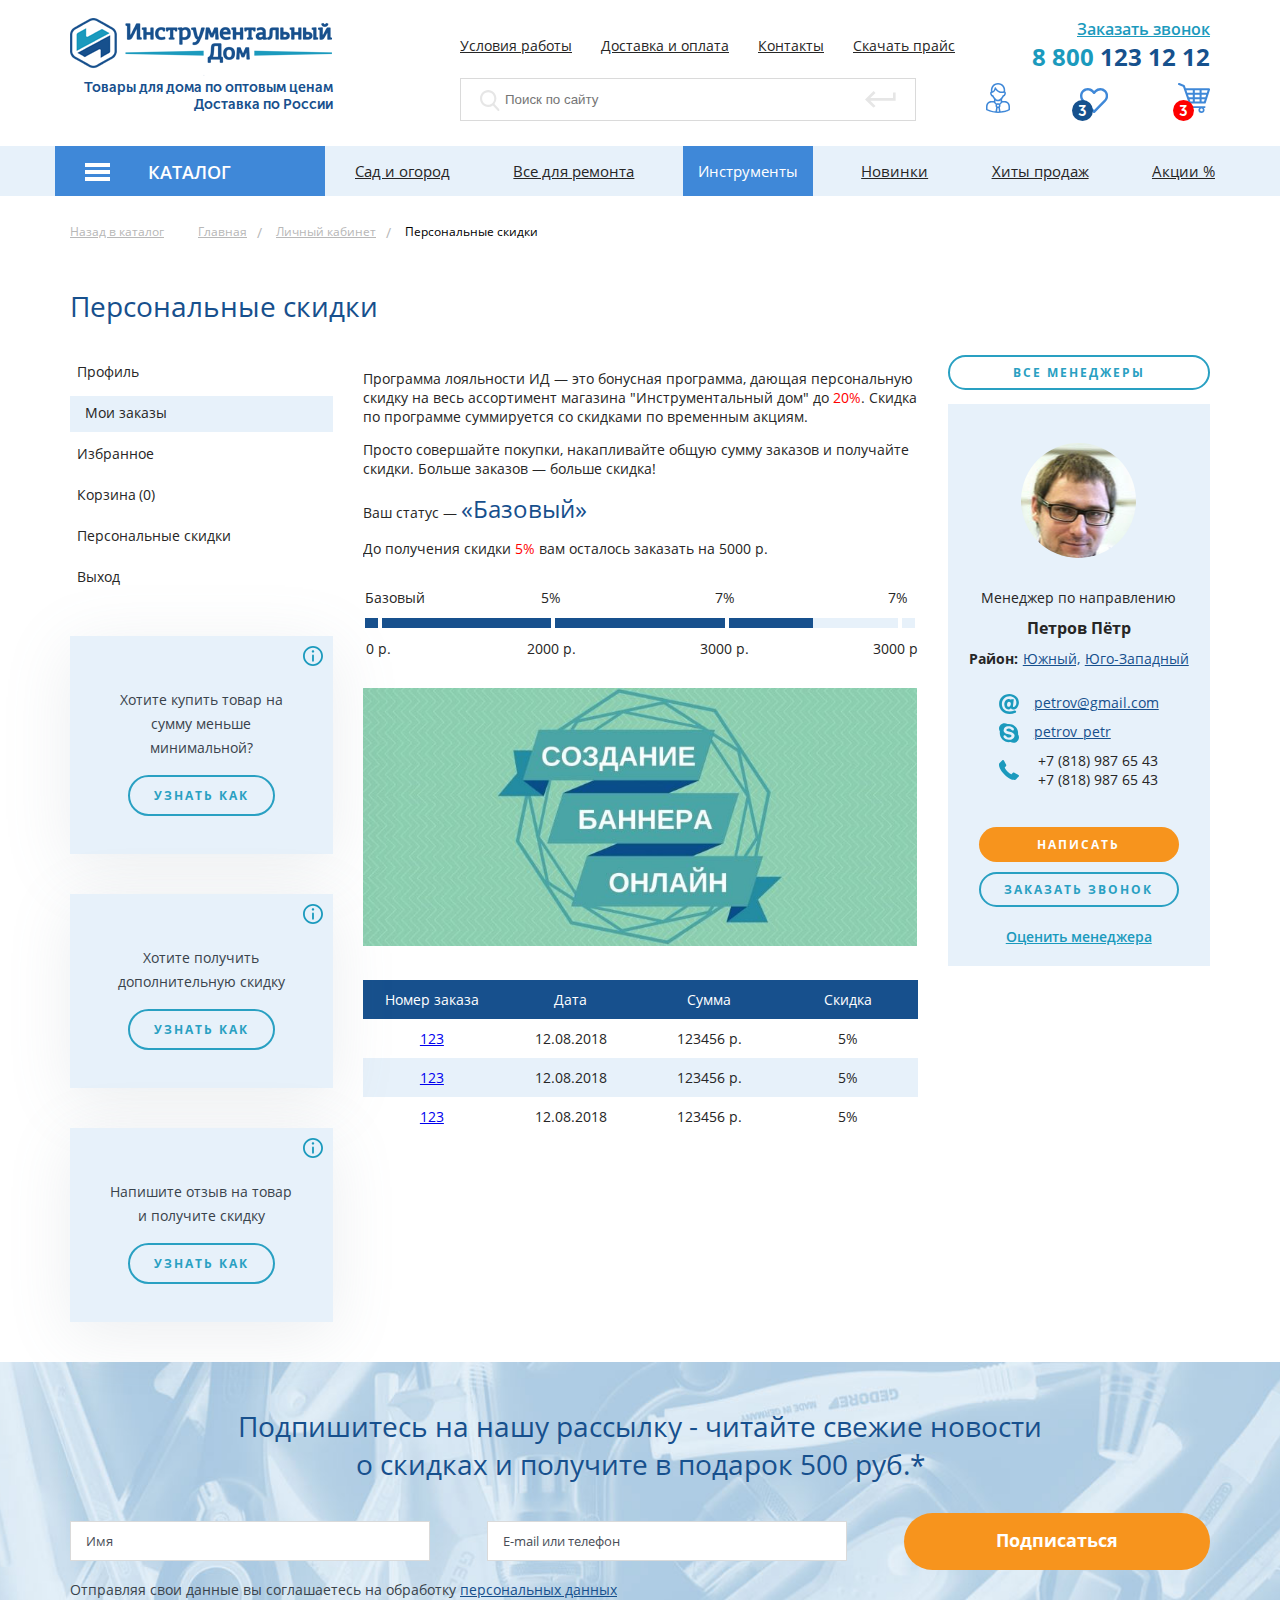
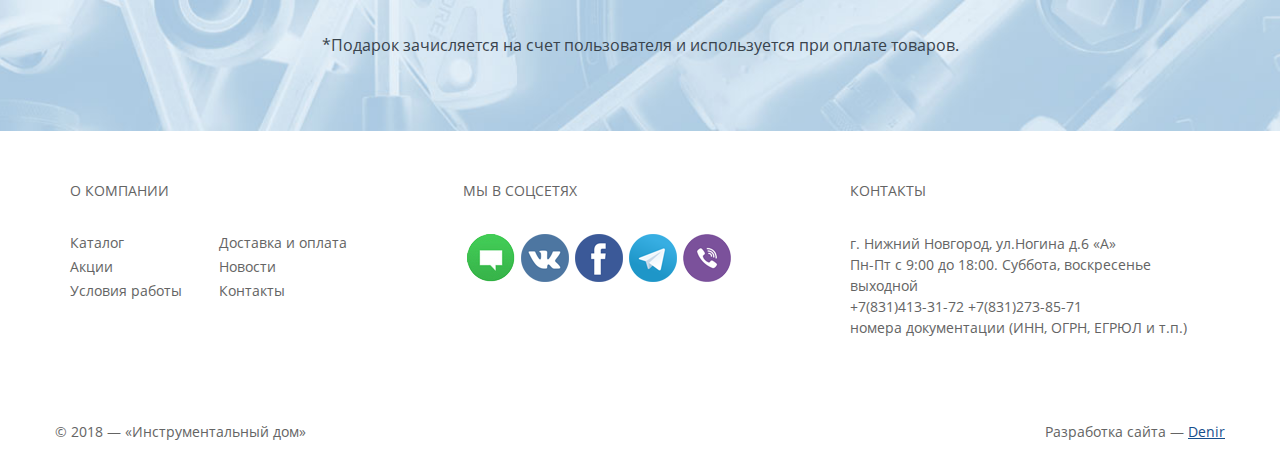
<file: pers-discount.html>
<!DOCTYPE html>
<html lang="ru">
  <head>
    <meta charset="utf-8">
    <title>Персональные скидки</title>
    <meta name="description" content="">
    <link rel="shortcut icon" href="img/favicon/favicon.ico" type="image/x-icon">
    <link rel="apple-touch-icon" href="img/favicon/apple-touch-icon.png">
    <link rel="apple-touch-icon" sizes="72x72" href="img/favicon/apple-touch-icon-72x72.png">
    <link rel="apple-touch-icon" sizes="114x114" href="img/favicon/apple-touch-icon-114x114.png">
    <meta http-equiv="X-UA-Compatible" content="IE=edge">
    <meta name="viewport" content="width=device-width, initial-scale=1, maximum-scale=1">
    <link rel="stylesheet" href="css/main.css">
  </head>
  <body>
    <!-- Здесь пишем код-->
    <header class="header">
      <div class="header-top">
        <div class="container">
          <div class="header-top-left">
            <div class="header-burger">
              <div></div>
              <div></div>
              <div></div>
            </div><img src="img/logo.png" alt="alt">
            <div class="header__logo-caption">Товары для дома по оптовым ценам 
              <div>Доставка по России</div>
            </div>
          </div>
          <div class="header-top-right">
            <div class="header-top-right__top">
              <ul class="header-top-right__menu">
                <li><a href="#" data-tooltip-content="#conditions-tooltip" class="tooltip">Условия работы</a></li>
                <li><a href="#">Доставка и оплата</a></li>
                <li><a href="#">Контакты</a></li>
                <li><a href="#">Скачать прайс</a></li>
              </ul>
              <div class="header-contacts"><a href="#callback-popup" class="header-contacts__callback callback-show">Заказать звонок</a><a href="tel:88001231212" class="header-contacts__phone">8 800 <span>123 12 12</span></a></div>
            </div>
            <div class="header-top-right__bottom">
              <form action="#">
                <label class="header-search">
                  <input type="text" name="search" placeholder="Поиск по сайту">
                      <svg class="icon icon-magnifier ">
                        <use xlink:href="img/icons-svg/symbol/sprite.svg#magnifier"></use>
                      </svg>
                      <svg class="icon icon-enter ">
                        <use xlink:href="img/icons-svg/symbol/sprite.svg#enter"></use>
                      </svg>
                </label>
              </form>
              <div class="header-account"><a href="#search-popup" class="header-account__item header-account__search">
                      <svg class="icon icon-magnifier ">
                        <use xlink:href="img/icons-svg/symbol/sprite.svg#magnifier"></use>
                      </svg></a><a href="#enter-popup" class="header-account__item header-account__user popup-unregistered">
                      <svg class="icon icon-user ">
                        <use xlink:href="img/icons-svg/symbol/sprite.svg#user"></use>
                      </svg></a><a href="#" data-tooltip-content="#cart-tooltip-favourites" class="header-account__item header-account__favorites">
                      <svg class="icon icon-heart ">
                        <use xlink:href="img/icons-svg/symbol/sprite.svg#heart"></use>
                      </svg>
                  <div class="favorites-count">3</div></a><a href="#" data-tooltip-content="#cart-tooltip" class="header-account__item header-account__cart">
                      <svg class="icon icon-cart ">
                        <use xlink:href="img/icons-svg/symbol/sprite.svg#cart"></use>
                      </svg>
                  <div class="cart-count">3</div></a></div>
            </div>
          </div>
        </div>
      </div>
      <div class="header-bottom">
        <div class="container no-paddings">
          <div class="header-catalog">
            <div class="header-catalog__button">
              <div></div>
              <div></div>
              <div></div>
            </div><span>каталог</span>
          </div>
          <div class="header__main-menu">
            <ul class="main-menu">
              <li><a href="#"><span>Сад и огород</span></a></li>
              <li><a href="#"><span>Все для ремонта</span></a></li>
              <li class="active"><a href="#"><span>Инструменты</span></a></li>
              <li><a href="#"><span>Новинки</span></a></li>
              <li><a href="#"><span>Хиты продаж</span></a></li>
              <li><a href="#"><span>Акции %</span></a></li>
            </ul>
          </div>
        </div>
      </div>
      <section class="mega-menu">
        <div class="container"><a href="#" class="mega-menu__item">
            <div class="mega-menu__icon">
                  <svg class="icon icon-piston ">
                    <use xlink:href="img/icons-svg/symbol/sprite.svg#piston"></use>
                  </svg>
            </div>
            <div class="mega-menu__name">Автозапчасти</div></a><a href="#" class="mega-menu__item">
            <div class="mega-menu__icon">
                  <svg class="icon icon-fuel ">
                    <use xlink:href="img/icons-svg/symbol/sprite.svg#fuel"></use>
                  </svg>
            </div>
            <div class="mega-menu__name">Автохимия</div></a><a href="#" class="mega-menu__item">
            <div class="mega-menu__icon">
                  <svg class="icon icon-oil ">
                    <use xlink:href="img/icons-svg/symbol/sprite.svg#oil"></use>
                  </svg>
            </div>
            <div class="mega-menu__name">Маслоспецжидкости</div></a><a href="#" class="mega-menu__item">
            <div class="mega-menu__icon">
                  <svg class="icon icon-hammer ">
                    <use xlink:href="img/icons-svg/symbol/sprite.svg#hammer"></use>
                  </svg>
            </div>
            <div class="mega-menu__name">Отделочный инструмент</div></a><a href="#" class="mega-menu__item">
            <div class="mega-menu__icon">
                  <svg class="icon icon-piston ">
                    <use xlink:href="img/icons-svg/symbol/sprite.svg#piston"></use>
                  </svg>
            </div>
            <div class="mega-menu__name">Автозапчасти</div></a><a href="#" class="mega-menu__item">
            <div class="mega-menu__icon">
                  <svg class="icon icon-fuel ">
                    <use xlink:href="img/icons-svg/symbol/sprite.svg#fuel"></use>
                  </svg>
            </div>
            <div class="mega-menu__name">Автохимия</div></a><a href="#" class="mega-menu__item">
            <div class="mega-menu__icon">
                  <svg class="icon icon-oil ">
                    <use xlink:href="img/icons-svg/symbol/sprite.svg#oil"></use>
                  </svg>
            </div>
            <div class="mega-menu__name">Маслоспецжидкости</div></a><a href="#" class="mega-menu__item">
            <div class="mega-menu__icon">
                  <svg class="icon icon-hammer ">
                    <use xlink:href="img/icons-svg/symbol/sprite.svg#hammer"></use>
                  </svg>
            </div>
            <div class="mega-menu__name">Отделочный инструмент</div></a><a href="#" class="mega-menu__item">
            <div class="mega-menu__icon">
                  <svg class="icon icon-piston ">
                    <use xlink:href="img/icons-svg/symbol/sprite.svg#piston"></use>
                  </svg>
            </div>
            <div class="mega-menu__name">Автозапчасти</div></a><a href="#" class="mega-menu__item">
            <div class="mega-menu__icon">
                  <svg class="icon icon-fuel ">
                    <use xlink:href="img/icons-svg/symbol/sprite.svg#fuel"></use>
                  </svg>
            </div>
            <div class="mega-menu__name">Автохимия</div></a><a href="#" class="mega-menu__item">
            <div class="mega-menu__icon">
                  <svg class="icon icon-oil ">
                    <use xlink:href="img/icons-svg/symbol/sprite.svg#oil"></use>
                  </svg>
            </div>
            <div class="mega-menu__name">Маслоспецжидкости</div></a><a href="#" class="mega-menu__item">
            <div class="mega-menu__icon">
                  <svg class="icon icon-hammer ">
                    <use xlink:href="img/icons-svg/symbol/sprite.svg#hammer"></use>
                  </svg>
            </div>
            <div class="mega-menu__name">Отделочный инструмент</div></a><a href="#" class="mega-menu__item">
            <div class="mega-menu__icon">
                  <svg class="icon icon-piston ">
                    <use xlink:href="img/icons-svg/symbol/sprite.svg#piston"></use>
                  </svg>
            </div>
            <div class="mega-menu__name">Автозапчасти</div></a><a href="#" class="mega-menu__item">
            <div class="mega-menu__icon">
                  <svg class="icon icon-fuel ">
                    <use xlink:href="img/icons-svg/symbol/sprite.svg#fuel"></use>
                  </svg>
            </div>
            <div class="mega-menu__name">Автохимия</div></a><a href="#" class="mega-menu__item">
            <div class="mega-menu__icon">
                  <svg class="icon icon-oil ">
                    <use xlink:href="img/icons-svg/symbol/sprite.svg#oil"></use>
                  </svg>
            </div>
            <div class="mega-menu__name">Маслоспецжидкости</div></a><a href="#" class="mega-menu__item">
            <div class="mega-menu__icon">
                  <svg class="icon icon-hammer ">
                    <use xlink:href="img/icons-svg/symbol/sprite.svg#hammer"></use>
                  </svg>
            </div>
            <div class="mega-menu__name">Отделочный инструмент</div></a>
        </div>
      </section>
    </header>
    <div class="container mobile-nav-wrap">
      <nav class="mobile-nav">
        <div class="mobile-nav__top filter-mobile__list-item gray-bg"><a href="tel:88001231212" class="header-contacts__phone">8 800 <span>123 12 12</span></a><a href="#callback-popup" class="header-contacts__callback callback-show">Заказать звонок</a></div>
        <ul class="mobile-nav__catalog">
          <li class="filter-mobile__list-item"><a href="catalog.html">Каталог
                  <svg class="icon icon-chev-right ">
                    <use xlink:href="img/icons-svg/symbol/sprite.svg#chev-right"></use>
                  </svg></a></li>
        </ul>
        <ul class="mobile-nav__top-menu">
          <li class="filter-mobile__list-item"><a href="#">Новинки</a></li>
          <li class="filter-mobile__list-item"><a href="#">Хиты продаж</a></li>
          <li class="filter-mobile__list-item"><a href="#">Акции %</a></li>
        </ul>
        <ul class="mobile-nav__middle-menu">
          <li class="filter-mobile__list-item"><a href="#">Условия работы</a></li>
          <li class="filter-mobile__list-item"><a href="#">Доставка и оплата</a></li>
          <li class="filter-mobile__list-item"><a href="#">Контакты</a></li>
          <li class="filter-mobile__list-item"><a href="#">Скачать прайс</a></li>
        </ul>
      </nav>
    </div>
    <section class="breadcrumbs breadcrumbs--mob-hidden">
      <div class="container no-pd-480">
        <ul>
          <li class="link-back"><a href="#">Назад в каталог</a></li>
          <li><a href="#">Главная</a></li>
          <li><a href="#">Личный кабинет</a></li>
          <li class="active"><a href="#">Персональные скидки </a></li>
        </ul>
      </div>
    </section>
    <div class="container no-pd-480 to-back to-back--780"><a href="#" class="gray-link"> 
        <div class="icon-nav-arrow-left category__back-link"></div>Персональные скидки</a></div>
    <section class="cabinet cabinet-discount">
      <div class="container no-pd-480">
        <div class="title-wrapper">
          <h2 class="text-left">Персональные скидки</h2>
        </div>
      </div>
      <div class="container no-pd-480">
        <ul class="cabinet-mob-nav">
          <li class="cabinet-mob-nav__item hidden-managers-container"><a href="#" class="cabinet-mob-nav__manager-toggle">Персональный менеджер</a>
            <div class="manager-mob">
              <div class="my-orders__right-sidebar-top"><a href="#" class="button button-empty button-mini button-middle"><span>все менеджеры</span></a></div>
              <div class="manager gray-bg"><a href="#" class="icon-info">
                      <svg class="icon icon-information ">
                        <use xlink:href="img/icons-svg/symbol/sprite.svg#information"></use>
                      </svg></a>
                <div class="manager-photo"><img src="img/manager.jpg" alt="alt"></div>
                <div class="manager-info">
                  <div class="manager-info__top">
                    <div>Менеджер по направлению</div>
                    <div class="manager-info__name">Петров Пётр</div>
                    <div class="manager-info__district"><span>Район:</span><a href="#">Южный,</a><a href="#">Юго-Западный</a></div>
                  </div>
                </div>
                <div class="manager-contacts"><a href="#" class="manager-contacts__item">
                        <svg class="icon icon-at ">
                          <use xlink:href="img/icons-svg/symbol/sprite.svg#at"></use>
                        </svg><span>petrov@gmail.com</span></a><a href="#" class="manager-contacts__item">
                        <svg class="icon icon-skype ">
                          <use xlink:href="img/icons-svg/symbol/sprite.svg#skype"></use>
                        </svg><span>petrov_petr</span></a>
                  <div class="manager-contacts__phone manager-contacts__item">
                        <svg class="icon icon-phone ">
                          <use xlink:href="img/icons-svg/symbol/sprite.svg#phone"></use>
                        </svg>
                    <div class="manager-contacts__phones"><a href="#">+7 (818) 987 65 43</a><a href="#">+7 (818) 987 65 43</a></div>
                  </div>
                </div>
                <div class="manager-bottom"><a href="#manager-write-popup" class="button button-orange button-mini button-middle to-popup"><span>написать</span></a><a href="#callback-popup" class="button button-empty button-mini button-middle callback-show"><span>заказать звонок</span></a><a href="#rating-manager-popup" class="manager-mark to-popup">Оценить менеджера</a></div>
              </div>
              <div class="managers gray-bg hidden">
                <div class="managers-item">
                  <div class="manager-photo"><img src="img/manager.jpg" alt="alt"></div>
                  <div class="manager-info">
                    <div class="manager-info__top">
                      <div>Менеджер по направлению</div>
                      <div class="manager-info__name">Петров Пётр</div>
                      <div class="manager-info__district"><span>Район:</span><a href="#" class="blue-link">Южный,</a><a href="#" class="blue-link">Юго-Западный</a></div>
                    </div>
                  </div>
                </div>
                <div class="managers-item">
                  <div class="manager-photo"><img src="img/manager.jpg" alt="alt"></div>
                  <div class="manager-info">
                    <div class="manager-info__top">
                      <div>Менеджер по направлению</div>
                      <div class="manager-info__name">Иванов Иван</div>
                      <div class="manager-info__district"><span>Район:</span><a href="#" class="blue-link">Северный,</a><a href="#" class="blue-link">Северо-Западный</a></div>
                    </div>
                  </div>
                </div>
                <div class="managers-item">
                  <div class="manager-photo"><img src="img/manager.jpg" alt="alt"></div>
                  <div class="manager-info">
                    <div class="manager-info__top">
                      <div>Менеджер по направлению</div>
                      <div class="manager-info__name">Иванова Дарья</div>
                      <div class="manager-info__district"><span>Район:</span><a href="#" class="blue-link">Северный,</a><a href="#" class="blue-link">Северо-Западный</a></div>
                    </div>
                  </div>
                </div>
              </div>
              <li class="cabinet-mob-nav__item"><a href="#">Профиль</a></li>
              <li class="cabinet-mob-nav__item"><a href="#">Мои заказы</a></li>
              <li class="cabinet-mob-nav__item"><a href="#">Избранное</a></li>
              <li class="cabinet-mob-nav__item"><a href="#">Корзина</a></li>
              <li class="cabinet-mob-nav__item"><a href="#">Персональные скидки</a></li>
              <li class="cabinet-mob-nav__item"><a href="#">Выход</a></li>
            </div>
          </li>
        </ul>
      </div>
      <div class="container no-pd-480">
        <div class="my-orders__left-sidebar hidden-managers-container">
          <div class="manager-mob-toggle"> <a href="#" class="gray-link">Персональный менеджер</a></div>
          <div class="hidden-managers">
            <div class="manager-mob">
              <div class="my-orders__right-sidebar-top"><a href="#" class="button button-empty button-mini button-middle"><span>все менеджеры</span></a></div>
              <div class="manager gray-bg">
                <div class="manager-photo"><img src="img/manager.jpg" alt="alt"></div>
                <div class="manager-info">
                  <div class="manager-info__top">
                    <div>Менеджер по направлению</div>
                    <div class="manager-info__name">Петров Пётр</div>
                    <div class="manager-info__district"><span>Район:</span><a href="#" class="blue-link">Южный,</a><a href="#" class="blue-link">Юго-Западный</a></div>
                  </div>
                </div>
                <div class="manager-contacts"><a href="#" class="blue-link manager-contacts__item">
                        <svg class="icon icon-at ">
                          <use xlink:href="img/icons-svg/symbol/sprite.svg#at"></use>
                        </svg><span>petrov@gmail.com</span></a><a href="#" class="blue-link manager-contacts__item">
                        <svg class="icon icon-skype ">
                          <use xlink:href="img/icons-svg/symbol/sprite.svg#skype"></use>
                        </svg><span>petrov_petr</span></a>
                  <div class="manager-contacts__phone manager-contacts__item">
                        <svg class="icon icon-phone ">
                          <use xlink:href="img/icons-svg/symbol/sprite.svg#phone"></use>
                        </svg>
                    <div class="manager-contacts__phones">
                      <div>+7 (818) 987 65 43</div>
                      <div>+7 (818) 987 65 43</div>
                    </div>
                  </div>
                </div>
                <div class="manager-bottom"><a href="#manager-write-popup" class="button button-orange button-mini button-middle to-popup"><span>написать</span></a><a href="#callback-popup" class="button button-empty button-mini button-middle callback-show"><span>заказать звонок</span></a><a href="#rating-manager-popup" class="manager-mark to-popup">Оценить менеджера</a></div>
              </div>
            </div>
            <div class="managers gray-bg hidden">
              <div class="managers-item">
                <div class="manager-photo"><img src="img/manager.jpg" alt="alt"></div>
                <div class="manager-info">
                  <div class="manager-info__top">
                    <div>Менеджер по направлению</div>
                    <div class="manager-info__name">Петров Пётр</div>
                    <div class="manager-info__district"><span>Район:</span><a href="#" class="blue-link">Южный,</a><a href="#" class="blue-link">Юго-Западный</a></div>
                  </div>
                </div>
              </div>
              <div class="managers-item">
                <div class="manager-photo"><img src="img/manager.jpg" alt="alt"></div>
                <div class="manager-info">
                  <div class="manager-info__top">
                    <div>Менеджер по направлению</div>
                    <div class="manager-info__name">Иванов Иван</div>
                    <div class="manager-info__district"><span>Район:</span><a href="#" class="blue-link">Северный,</a><a href="#" class="blue-link">Северо-Западный</a></div>
                  </div>
                </div>
              </div>
              <div class="managers-item">
                <div class="manager-photo"><img src="img/manager.jpg" alt="alt"></div>
                <div class="manager-info">
                  <div class="manager-info__top">
                    <div>Менеджер по направлению</div>
                    <div class="manager-info__name">Иванова Дарья</div>
                    <div class="manager-info__district"><span>Район:</span><a href="#" class="blue-link">Северный,</a><a href="#" class="blue-link">Северо-Западный</a></div>
                  </div>
                </div>
              </div>
            </div>
          </div>
          <ul class="account-menu">
            <li><a href="#">Профиль</a></li>
            <li class="active"><a href="#">Мои заказы<span></span></a></li>
            <li><a href="#">Избранное<span></span></a></li>
            <li><a href="#">Корзина<span>(0)</span></a></li>
            <li><a href="#">Персональные скидки</a></li>
            <li><a href="#">Выход</a></li>
          </ul>
          <div class="order-sidebar__inner order-sidebar__action orders-action gray-bg"><a href="#" class="icon-info">
                  <svg class="icon icon-information ">
                    <use xlink:href="img/icons-svg/symbol/sprite.svg#information"></use>
                  </svg></a>
            <div class="sidebar-action-content">
              <p>Хотите купить товар на<br>сумму меньше<br>минимальной? </p>
            </div><a href="#" class="button button-empty button-mini"><span>Узнать как</span></a>
          </div>
          <div class="order-sidebar__inner order-sidebar__action orders-action gray-bg"><a href="#" class="icon-info">
                  <svg class="icon icon-information ">
                    <use xlink:href="img/icons-svg/symbol/sprite.svg#information"></use>
                  </svg></a>
            <div class="sidebar-action-content">
              <p>Хотите получить<br>дополнительную скидку</p>
            </div><a href="#" class="button button-empty button-mini"><span>Узнать как</span></a>
          </div>
          <div class="order-sidebar__inner order-sidebar__action orders-action gray-bg"><a href="#" class="icon-info">
                  <svg class="icon icon-information ">
                    <use xlink:href="img/icons-svg/symbol/sprite.svg#information"></use>
                  </svg></a>
            <div class="sidebar-action-content">
              <p>Напишите отзыв на товар<br>и получите скидку</p>
            </div><a href="#" class="button button-empty button-mini"><span>Узнать как</span></a>
          </div>
        </div>
        <div class="cabinet-content cabinet-center cabinet-program">
          <p>Программа лояльности ИД — это бонусная программа, дающая персональную скидку на весь ассортимент магазина "Инструментальный дом" до <span class="duscount-val">20%</span>. Скидка по программе суммируется со скидками по временным акциям.</p>
          <p>Просто совершайте покупки, накапливайте общую сумму заказов и получайте скидки. Больше заказов — больше скидка!</p>
          <div class="program-status">Ваш статус — <span class="program-status__val">«Базовый»</span></div>
          <p>До получения скидки <span class="duscount-val">5%</span> вам осталось заказать на 5000 р.</p>
          <div class="program-bar">
            <div class="program-bar__field">
              <div class="program-bar__item program-bar__first-point"><span class="active"></span><span class="active"></span>
                <div class="program-bar__pers-val">Базовый</div>
                <div class="program-bar__price-val">0 p.</div>
              </div>
              <div class="program-bar__item"><span class="active"></span><span class="active"></span>
                <div class="program-bar__pers-val">5%</div>
                <div class="program-bar__price-val">2000 p.</div>
              </div>
              <div class="program-bar__item"><span class="active"></span><span class="active"></span>
                <div class="program-bar__pers-val">7%</div>
                <div class="program-bar__price-val">3000 p.</div>
              </div>
              <div class="program-bar__item"><span class="active"></span><span></span>
                <div class="program-bar__pers-val">7%</div>
                <div class="program-bar__price-val">3000 p.</div>
              </div>
              <div class="program-bar__item"><span></span><span></span></div>
            </div>
          </div>
          <div class="programm-banner"><img src="img/banner.jpg" alt="alt"></div>
          <div class="program-table">
            <table>
              <thead>
                <tr>
                  <th>Номер заказа</th>
                  <th>Дата</th>
                  <th>Сумма</th>
                  <th>Скидка</th>
                </tr>
              </thead>
              <tbody>
                <tr>
                  <td><a href="#">123</a></td>
                  <td>12.08.2018</td>
                  <td>123456 р.</td>
                  <td>5%</td>
                </tr>
                <tr>
                  <td><a href="#">123</a></td>
                  <td>12.08.2018</td>
                  <td>123456 р.</td>
                  <td>5%</td>
                </tr>
                <tr>
                  <td><a href="#">123</a></td>
                  <td>12.08.2018</td>
                  <td>123456 р.</td>
                  <td>5%</td>
                </tr>
              </tbody>
            </table>
          </div>
        </div>
        <div class="my-orders__right-sidebar hidden-managers-container">
          <div class="my-orders__right-sidebar-top"><a href="#" class="button button-empty button-mini button-middle"><span>все менеджеры</span></a></div>
          <div class="manager gray-bg">
            <div class="manager-photo"><img src="img/manager.jpg" alt="alt"></div>
            <div class="manager-info">
              <div class="manager-info__top">
                <div>Менеджер по направлению</div>
                <div class="manager-info__name">Петров Пётр</div>
                <div class="manager-info__district"><span>Район:</span><a href="#" class="blue-link">Южный,</a><a href="#" class="blue-link">Юго-Западный</a></div>
              </div>
            </div>
            <div class="manager-contacts"><a href="#" class="blue-link manager-contacts__item">
                    <svg class="icon icon-at ">
                      <use xlink:href="img/icons-svg/symbol/sprite.svg#at"></use>
                    </svg><span>petrov@gmail.com</span></a><a href="#" class="blue-link manager-contacts__item">
                    <svg class="icon icon-skype ">
                      <use xlink:href="img/icons-svg/symbol/sprite.svg#skype"></use>
                    </svg><span>petrov_petr</span></a>
              <div class="manager-contacts__phone manager-contacts__item">
                    <svg class="icon icon-phone ">
                      <use xlink:href="img/icons-svg/symbol/sprite.svg#phone"></use>
                    </svg>
                <div class="manager-contacts__phones">
                  <div>+7 (818) 987 65 43</div>
                  <div>+7 (818) 987 65 43</div>
                </div>
              </div>
            </div>
            <div class="manager-bottom"><a href="#manager-write-popup" class="button button-orange button-mini button-middle to-popup"><span>написать</span></a><a href="#callback-popup" class="button button-empty button-mini button-middle callback-show"><span>заказать звонок</span></a></div><a href="#rating-manager-popup" class="manager-mark to-popup">Оценить менеджера</a>
          </div>
          <div class="managers gray-bg hidden">
            <div class="managers-item">
              <div class="manager-photo"><img src="img/manager.jpg" alt="alt"></div>
              <div class="manager-info">
                <div class="manager-info__top">
                  <div>Менеджер по направлению</div>
                  <div class="manager-info__name">Петров Пётр</div>
                  <div class="manager-info__district"><span>Район:</span><a href="#" class="blue-link">Южный,</a><a href="#" class="blue-link">Юго-Западный</a></div>
                </div>
              </div>
            </div>
            <div class="managers-item">
              <div class="manager-photo"><img src="img/manager.jpg" alt="alt"></div>
              <div class="manager-info">
                <div class="manager-info__top">
                  <div>Менеджер по направлению</div>
                  <div class="manager-info__name">Иванов Иван</div>
                  <div class="manager-info__district"><span>Район:</span><a href="#" class="blue-link">Северный,</a><a href="#" class="blue-link">Северо-Западный</a></div>
                </div>
              </div>
            </div>
            <div class="managers-item">
              <div class="manager-photo"><img src="img/manager.jpg" alt="alt"></div>
              <div class="manager-info">
                <div class="manager-info__top">
                  <div>Менеджер по направлению</div>
                  <div class="manager-info__name">Иванова Дарья</div>
                  <div class="manager-info__district"><span>Район:</span><a href="#" class="blue-link">Северный,</a><a href="#" class="blue-link">Северо-Западный</a></div>
                </div>
              </div>
            </div>
          </div>
        </div>
      </div>
    </section>
    <section class="subscribe">
      <div class="container">
        <div class="title-wrapper">
          <h2>Подпишитесь на нашу рассылку - читайте свежие новости
            <div>о скидках и получите в подарок 500 руб.*</div>
          </h2>
        </div>
        <form action="#" class="subscribe-form">
          <label class="standart-label">
            <input type="text" name="name" placeholder="Имя">
          </label>
          <label class="standart-label">
            <input type="text" name="phone-mail" placeholder="E-mail или телефон">
          </label>
          <button type="submit" class="button button-orange"><span>Подписаться</span></button>
        </form>
      </div>
      <div class="container subscribe-bottom">
        <p>Отправляя свои данные вы соглашаетесь на обработку <a href="#" class="blue-link">персональных данных</a></p>
        <p>*Подарок зачисляется на счет пользователя и используется при оплате товаров.</p>
      </div>
    </section>
    <footer class="footer">
      <div class="container footer-top no-pd-480">
        <div class="footer-item footer-item--links">
          <div class="footer-item__title">О КОМПАНИИ</div>
          <div class="footer-item__menu">
            <ul>
              <li><a href="#">Каталог</a></li>
              <li><a href="#">Акции</a></li>
              <li><a href="#">Условия работы</a></li>
            </ul>
            <ul>
              <li><a href="#">Доставка и оплата</a></li>
              <li><a href="#">Новости</a></li>
              <li><a href="#">Контакты</a></li>
            </ul>
          </div>
        </div>
        <div class="footer-item footer-item--soc">
          <div class="footer-item__title">МЫ В СОЦСЕТЯХ</div>
          <div class="footer-socials"><a href="#" class="icon icon-quote"></a><a href="#" class="icon icon-vk"></a><a href="#" class="icon icon-fb"></a><a href="#" class="icon icon-tg"></a><a href="#" class="icon icon-viber"></a></div>
        </div>
        <div class="footer-item footer-item--contacts">
          <div class="footer-item__title">КОНТАКТЫ</div>
          <p>г. Нижний Новгород, ул.Ногина д.6 «А»</p>
          <p>Пн-Пт с 9:00 до 18:00. Суббота, воскресенье выходной</p>
          <p>+7(831)413-31-72 +7(831)273-85-71</p>
          <p>номера документации (ИНН, ОГРН, ЕГРЮЛ и т.п.)</p>
        </div>
        <div class="footer-item footer-item--hidden"><a href="#callback-popup" class="header-contacts__callback button button-empty button-mini callback-show"><span>Заказать звонок</span></a><a href="tel:88001231212" class="header-contacts__phone">8 800 <span>123 12 12</span></a></div>
      </div>
      <div class="container footer-bottom">
        <div class="footer-copyright">© 2018 —  «Инструментальный дом»</div>
        <div>Разработка сайта — <a href="#">Denir</a></div>
      </div>
    </footer>
    <div id="search-popup" class="popup-search mfp-hide white-popup-block">
      <form action="#">
        <label class="header-search">
          <input type="text" name="search" placeholder="Поиск по сайту">
              <svg class="icon icon-magnifier ">
                <use xlink:href="img/icons-svg/symbol/sprite.svg#magnifier"></use>
              </svg>
              <svg class="icon icon-enter ">
                <use xlink:href="img/icons-svg/symbol/sprite.svg#enter"></use>
              </svg>
        </label>
      </form>
    </div>
    <div id="price-list-popup" class="popup-price-list mfp-hide white-popup-block">
      <div class="price-download__form">
        <div class="price-download__title">Скачайте прайс-лист и получите
          <div>в подарок 500 р.</div>
        </div>
        <form action="#">
          <label class="standart-label">
            <input type="text" name="email-phone" placeholder="E-mail или телефон" required>
          </label>
          <label class="standart-label">
            <input type="text" name="name" placeholder="Имя" required>
          </label>
          <button type="submit" class="button button-orange"><span>Скачать прайс-лист</span></button>
        </form>
        <div class="price-download__bottom">Отправляя свои данные, вы соглашаетесь на обработку <a href="#">Персональных данных</a></div>
      </div>
    </div>
    <div id="callback-popup" class="popup-callback mfp-hide white-popup-block">
      <div class="price-download__form">
        <div class="price-download__title">Заказать звонок</div>
        <form action="#">
          <label class="standart-label">
            <input type="text" name="name" placeholder="Ваше имя" required>
          </label>
          <label class="standart-label">
            <input type="text" name="phone" placeholder="Телефон" required>
          </label>
          <button type="submit" class="button button-orange"><span>Заказать звонок</span></button>
        </form>
        <div class="price-download__bottom">Отправляя свои данные, вы соглашаетесь на обработку <a href="#">Персональных данных</a></div>
      </div>
    </div>
    <div id="manager-write-popup" class="popup-write-manager mfp-hide white-popup-block">
      <div class="price-download__form">
        <div class="price-download__title">Написать менеджеру</div>
        <form action="#">
          <label class="standart-label">
            <input type="text" name="name" placeholder="Ваше имя" required>
          </label>
          <label class="standart-label">
            <input type="text" name="phone" placeholder="Телефон" required>
          </label>
          <label class="standart-label">
            <input type="text" name="phone" placeholder="Email" required>
          </label>
          <label class="standart-label">
            <textarea name="" placeholder="Ваш вопрос"></textarea>
          </label>
          <button type="submit" class="button button-orange"><span>Заказать звонок</span></button>
        </form>
        <div class="price-download__bottom">Отправляя свои данные, вы соглашаетесь на обработку <a href="#">Персональных данных</a></div>
      </div>
    </div>
    <div id="rating-manager-popup" class="popup-manager-rating mfp-hide white-popup-block">
      <div class="price-download__form">
        <div class="price-download__title">Оцените работу менеджера</div>
        <div class="manager-photo"><img src="img/manager.jpg" alt="alt"></div>
        <div class="manager-info">
          <div class="manager-info__top">
            <div class="manager-info__name">Симонова Екатерина</div>
            <div>Менеджер по работе с юридическими лицами</div>
          </div>
        </div>
        <div class="popup-manager-rating__to-mark">Поставьте вашу оценку</div>
        <div class="product-item__rating product-item__rating--big">
          <div class="rating-star">
                <svg class="icon icon-rate-star ">
                  <use xlink:href="img/icons-svg/symbol/sprite.svg#rate-star"></use>
                </svg>
          </div>
          <div class="rating-star">
                <svg class="icon icon-rate-star ">
                  <use xlink:href="img/icons-svg/symbol/sprite.svg#rate-star"></use>
                </svg>
          </div>
          <div class="rating-star">
                <svg class="icon icon-rate-star ">
                  <use xlink:href="img/icons-svg/symbol/sprite.svg#rate-star"></use>
                </svg>
          </div>
          <div class="rating-star">
                <svg class="icon icon-rate-star ">
                  <use xlink:href="img/icons-svg/symbol/sprite.svg#rate-star"></use>
                </svg>
          </div>
          <div class="rating-star">
                <svg class="icon icon-rate-star ">
                  <use xlink:href="img/icons-svg/symbol/sprite.svg#rate-star"></use>
                </svg>
          </div>
        </div>
        <button type="submit" class="button button-orange"><span>Отправить</span></button>
      </div>
    </div>
    <div id="enter-popup" class="popup-enter mfp-hide white-popup-block">
      <ul class="tabs__list">
        <li class="tabs__item tabs__item--active"><a href="#autorisation" class="tabs__link">Авторизация</a></li>
        <li class="tabs__item"><a href="#registration" class="tabs__link">Регистрация</a></li>
      </ul>
      <ul class="tabs-content">
        <li id="autorisation" class="tabs__item enter-popup__tabs-item">
          <div class="popup-divider">Войти с помощью</div>
          <ul class="popup-socials">
            <li><a href="#" class="pop-soc-icon vk-popup"></a></li>
            <li><a href="#" class="pop-soc-icon fb-popup"></a></li>
            <li><a href="#" class="pop-soc-icon ok"></a></li>
            <li><a href="#" class="pop-soc-icon google"></a></li>
            <li><a href="#" class="pop-soc-icon inst"></a></li>
            <li><a href="#" class="pop-soc-icon mail"></a></li>
          </ul>
          <div class="popup-divider">или</div>
          <form action="#" class="enter-form">
            <label class="standart-label">
              <input type="text" name="name" placeholder="Ваше имя" required>
            </label>
            <label class="standart-label">
              <input type="text" name="phone" placeholder="Телефон" required>
            </label>
            <div class="enter-form__forget"><a href="#" class="link">Забыли пароль?</a><a href="#" class="button button-blue button-mini button-not-bordered"><span>войти</span></a></div>
            <div class="enter-form__while">Ещё не зарегистрированы? <a href="#" class="link">Зарегистрироваться</a></div>
          </form>
        </li>
        <li id="registration" class="tabs__item enter-popup__tabs-item hidden">
          <div class="popup-divider">Войти с помощью</div>
          <ul class="popup-socials">
            <li><a href="#" class="pop-soc-icon vk-popup"></a></li>
            <li><a href="#" class="pop-soc-icon fb-popup"></a></li>
            <li><a href="#" class="pop-soc-icon ok"></a></li>
            <li><a href="#" class="pop-soc-icon google"></a></li>
            <li><a href="#" class="pop-soc-icon inst"></a></li>
            <li><a href="#" class="pop-soc-icon mail"></a></li>
          </ul>
          <div class="popup-divider">или</div>
          <form action="#" class="enter-form">
            <label class="standart-label">
              <input type="text" name="name" placeholder="Ваше имя" required>
            </label>
            <label class="standart-label">
              <input type="text" name="phone" placeholder="Телефон" required>
            </label>
            <label class="custom-checkbox-label policy-label">
              <input type="checkbox"><span class="custom-checkbox"></span><span>Согласен с политикой конфиденциальности</span>
            </label>
            <div class="enter-form__bottom"><a href="#" class="button button-orange button-mini"><span>зарегистрироваться</span></a></div>
            <div class="enter-form__while">Уже зарегистрированы? <a href="#" class="link">Войти</a></div>
          </form>
        </li>
      </ul>
    </div>
    <div class="tooltip-templates">
      <div id="conditions-tooltip" class="tooltip-conditions">
        <div class="container container-wide gray-bg">
          <div class="conditions-item">
                <svg class="icon icon-contract ">
                  <use xlink:href="img/icons-svg/symbol/sprite.svg#contract"></use>
                </svg>
            <div class="conditions-item__title">Работаем по договору</div>
            <p>Главная; Работаем по договору. Имеем большой положительный опыт работы с государственными, муниципальными и коммерческими заказчиками </p>
          </div>
          <div class="conditions-item">
                <svg class="icon icon-delivery-man ">
                  <use xlink:href="img/icons-svg/symbol/sprite.svg#delivery-man"></use>
                </svg>
            <div class="conditions-item__title">Бесплатная доставка<br>от 5000 руб.</div>
            <p>Главная; Работаем по договору. Имеем большой положительный опыт работы с государственными, муниципальными и коммерческими заказчиками </p>
          </div>
          <div class="conditions-item">
                <svg class="icon icon-tag ">
                  <use xlink:href="img/icons-svg/symbol/sprite.svg#tag"></use>
                </svg>
            <div class="conditions-item__title">Скидки оптовым клиентам</div>
            <p>Главная; Работаем по договору. Имеем большой положительный опыт работы с государственными, муниципальными и коммерческими заказчиками </p>
          </div>
          <div class="conditions-item">
                <svg class="icon icon-card-payment ">
                  <use xlink:href="img/icons-svg/symbol/sprite.svg#card-payment"></use>
                </svg>
            <div class="conditions-item__title">Различные способы оплаты</div>
            <p>Главная; Работаем по договору. Имеем большой положительный опыт работы с государственными, муниципальными и коммерческими заказчиками </p>
          </div>
        </div>
      </div>
      <div id="cart-tooltip" class="tooltip-cart">
        <div class="tooltip-cart__header">Ваша корзина
          <div><span class="tooltip-cart__prod-count">6</span> товаров на сумму <span class="tooltip-cart__total-price">6600 р.</span></div>
        </div>
        <div class="tooltip-cart__item">
          <div class="tooltip-cart__img"><img src="img/cart-tooltip-prod.jpg" alt="alt"></div>
          <div class="tooltip-cart__text"><a href="#" class="tooltip-cart__name">Кисть плоская Евро натуральная, светлая щетина 250 мм </a>
            <div class="tooltip-cart__info">
              <div class="tooltip-cart__count">3 шт.</div><span></span>
              <div class="tooltip-cart__price">3300 p.</div>
            </div>
          </div>
        </div>
        <div class="tooltip-cart__item">
          <div class="tooltip-cart__img"><img src="img/cart-tooltip-prod.jpg" alt="alt"></div>
          <div class="tooltip-cart__text"><a href="#" class="tooltip-cart__name">Кисть плоская Евро натуральная, светлая щетина 250 мм </a>
            <div class="tooltip-cart__info">
              <div class="tooltip-cart__count">3 шт.</div><span></span>
              <div class="tooltip-cart__price">3300 p.</div>
            </div>
          </div>
        </div>
        <div class="tooltip-cart__item">
          <div class="tooltip-cart__img"><img src="img/cart-tooltip-prod.jpg" alt="alt"></div>
          <div class="tooltip-cart__text"><a href="#" class="tooltip-cart__name">Кисть плоская Евро натуральная, светлая щетина 250 мм </a>
            <div class="tooltip-cart__info">
              <div class="tooltip-cart__count">3 шт.</div><span></span>
              <div class="tooltip-cart__price">3300 p.</div>
            </div>
          </div>
        </div>
        <div class="tooltip-cart__bottom"><a href="#" class="button button-orange button-mini"><span>ОФОРМИТЬ</span></a></div>
        <div class="custom-scroll-advanced_track-y"><span class="custom-scroll-arrow top"></span><span class="custom-scroll-arrow bottom"></span></div>
      </div>
      <div id="cart-tooltip-edit" class="tooltip-cart">
        <div class="tooltip-cart__header">Ваша корзина
          <div><span class="tooltip-cart__prod-count">6</span> товаров на сумму <span class="tooltip-cart__total-price">6600 р.</span></div>
        </div>
        <div class="tooltip-cart__item">
          <div class="tooltip-cart__img"><img src="img/cart-tooltip-prod.jpg" alt="alt"></div>
          <div class="tooltip-cart__text"><a href="#" class="tooltip-cart__name">Кисть плоская Евро натуральная, светлая щетина 250 мм </a>
            <div class="tooltip-cart__info">
              <div class="tooltip-cart__count">3 шт.</div><span></span>
              <div class="tooltip-cart__price">3300 p.</div>
            </div>
          </div>
        </div>
        <div class="tooltip-cart__item">
          <div class="tooltip-cart__img"><img src="img/cart-tooltip-prod.jpg" alt="alt"></div>
          <div class="tooltip-cart__text"><a href="#" class="tooltip-cart__name">Кисть плоская Евро натуральная, светлая щетина 250 мм </a>
            <div class="tooltip-cart__info">
              <div class="tooltip-cart__count">3 шт.</div><span></span>
              <div class="tooltip-cart__price">3300 p.</div>
            </div>
          </div>
        </div>
        <div class="tooltip-cart__item">
          <div class="tooltip-cart__img"><img src="img/cart-tooltip-prod.jpg" alt="alt"></div>
          <div class="tooltip-cart__text"><a href="#" class="tooltip-cart__name">Кисть плоская Евро натуральная, светлая щетина 250 мм </a>
            <div class="tooltip-cart__info">
              <div class="tooltip-cart__count">3 шт.</div><span></span>
              <div class="tooltip-cart__price">3300 p.</div>
            </div>
          </div>
        </div>
        <div class="tooltip-cart__bottom"><a href="#" class="button button-orange button-mini"><span>редактировать заказ</span></a></div>
        <div class="custom-scroll-advanced_track-y"><span class="custom-scroll-arrow top"></span><span class="custom-scroll-arrow bottom"></span></div>
      </div>
      <div id="cart-tooltip-favourites" class="tooltip-cart tooltip-cart-favourites">
        <div class="tooltip-cart__header">Избранное <span class="tooltip-cart__fav-count">6</span> товаров </div>
        <div class="tooltip-cart__item">
          <div class="tooltip-cart__img"><img src="img/cart-tooltip-prod.jpg" alt="alt"></div>
          <div class="tooltip-cart__text"><a href="#" class="tooltip-cart__name">Кисть плоская Евро натуральная, светлая щетина 250 мм </a>
            <div class="tooltip-cart__info">
              <div class="tooltip-cart__count">3 шт.</div><span></span>
              <div class="tooltip-cart__price">3300 p.</div>
            </div><a href="#" class="button button-blue button-mini"><span>в корзину</span></a>
          </div>
        </div>
        <div class="tooltip-cart__item">
          <div class="tooltip-cart__img"><img src="img/cart-tooltip-prod.jpg" alt="alt"></div>
          <div class="tooltip-cart__text"><a href="#" class="tooltip-cart__name">Кисть плоская Евро натуральная, светлая щетина 250 мм </a>
            <div class="tooltip-cart__info">
              <div class="tooltip-cart__count">3 шт.</div><span></span>
              <div class="tooltip-cart__price">3300 p.</div>
            </div><a href="#" class="button button-blue button-mini"><span>в корзину</span></a>
          </div>
        </div>
        <div class="tooltip-cart__item">
          <div class="tooltip-cart__img"><img src="img/cart-tooltip-prod.jpg" alt="alt"></div>
          <div class="tooltip-cart__text"><a href="#" class="tooltip-cart__name">Кисть плоская Евро натуральная, светлая щетина 250 мм </a>
            <div class="tooltip-cart__info">
              <div class="tooltip-cart__count">3 шт.</div><span></span>
              <div class="tooltip-cart__price">3300 p.</div>
            </div><a href="#" class="button button-blue button-mini"><span>в корзину</span></a>
          </div>
        </div>
        <div class="custom-scroll-advanced_track-y"><span class="custom-scroll-arrow top"></span><span class="custom-scroll-arrow bottom"></span></div>
      </div>
      <div id="registered-tip" class="tooltip-registered-user">
        <ul>
          <li><a href="#">Профиль</a></li>
          <li><a href="#">Мои заказы<span>(0)</span></a></li>
          <li><a href="#">Избранное<span>(4)</span></a></li>
          <li><a href="#">Корзина<span>(0)</span></a></li>
          <li><a href="#">Персональные скидки</a></li>
          <li><a href="#">Выход</a></li>
        </ul>
      </div>
    </div>
    <div class="hidden"></div>
    <div class="loader">
      <div class="loader_inner"></div>
    </div>
    <script src="js/libs.min.js"></script>
    <script src="js/common.js"></script>
    <script src="js/svg4everybody/svg4everybody.min.js" async onload="svg4everybody();"></script>
  </body>
</html>
</file>
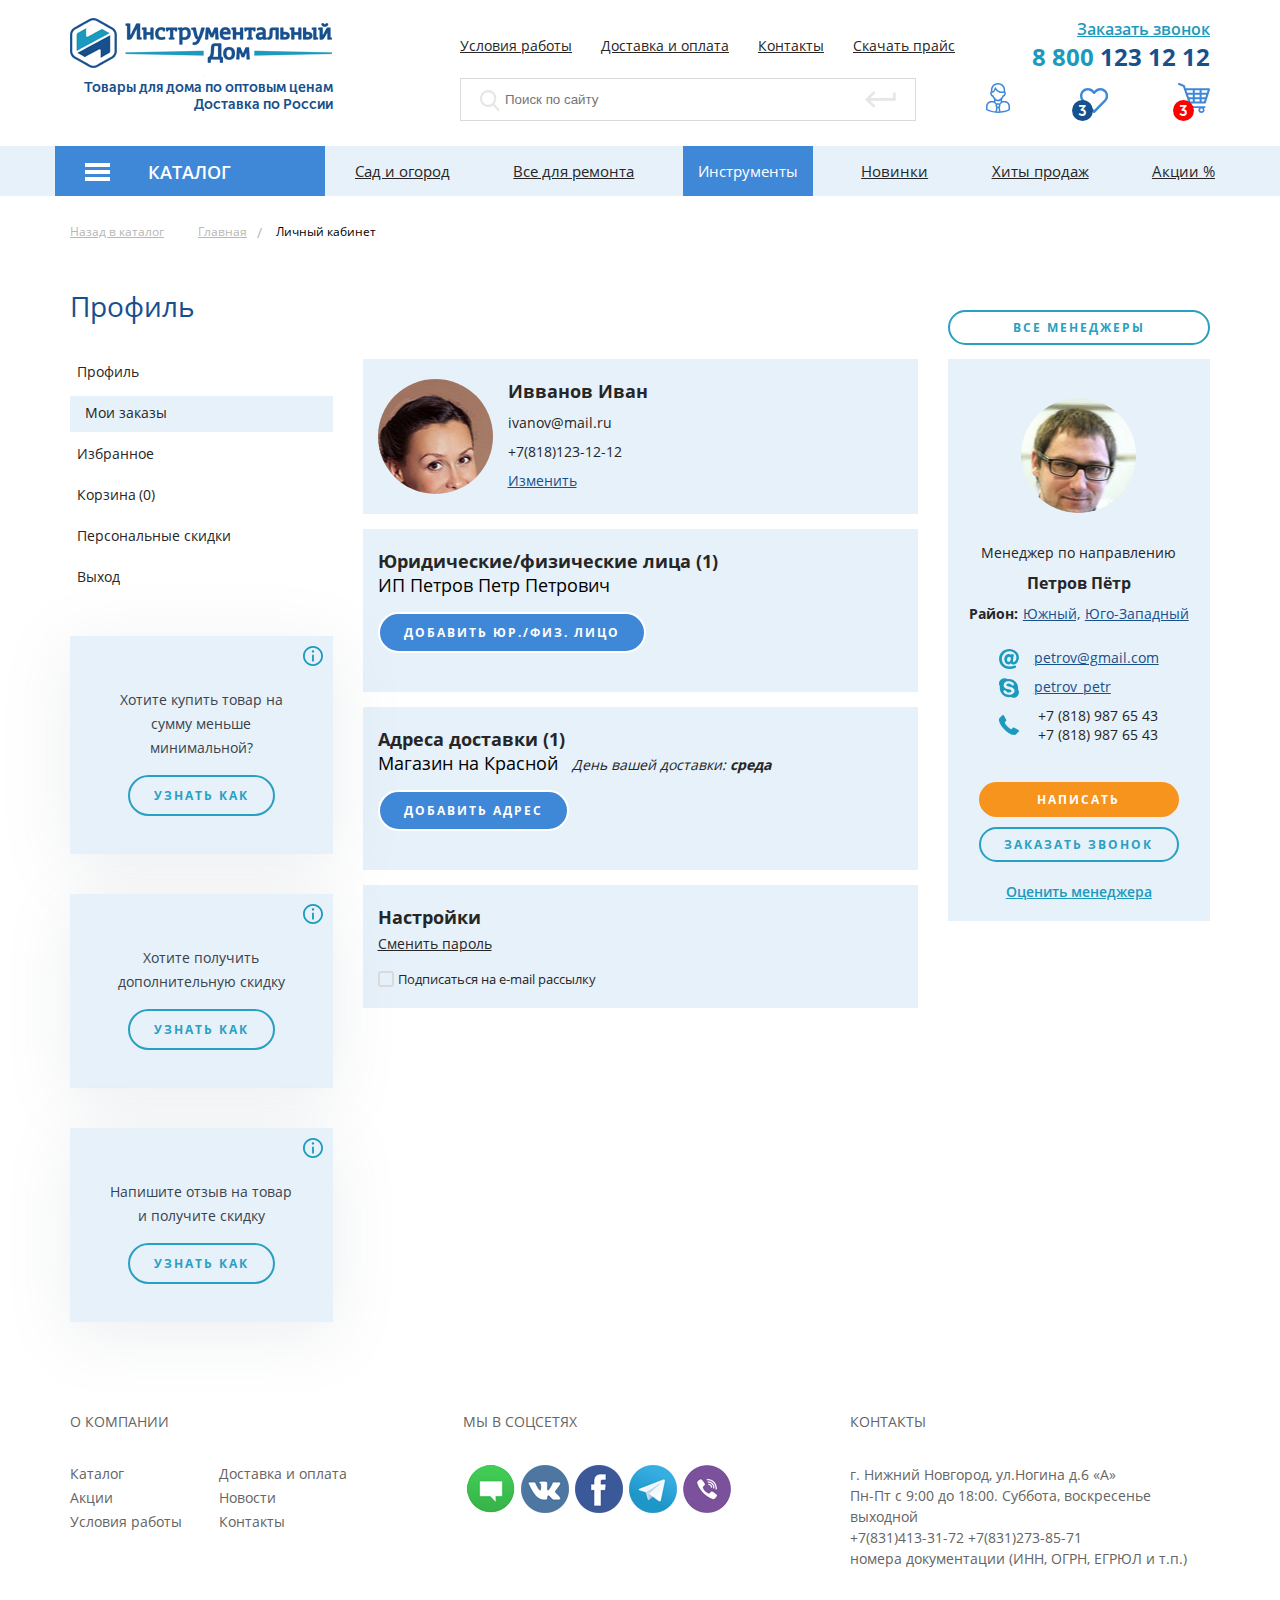
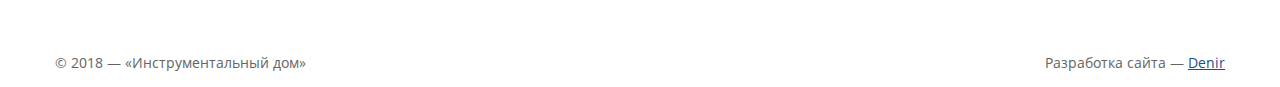
<file: profile.html>
<!DOCTYPE html>
<html lang="ru">
  <head>
    <meta charset="utf-8">
    <title>Профиль</title>
    <meta name="description" content="">
    <link rel="shortcut icon" href="img/favicon/favicon.ico" type="image/x-icon">
    <link rel="apple-touch-icon" href="img/favicon/apple-touch-icon.png">
    <link rel="apple-touch-icon" sizes="72x72" href="img/favicon/apple-touch-icon-72x72.png">
    <link rel="apple-touch-icon" sizes="114x114" href="img/favicon/apple-touch-icon-114x114.png">
    <meta http-equiv="X-UA-Compatible" content="IE=edge">
    <meta name="viewport" content="width=device-width, initial-scale=1, maximum-scale=1">
    <link rel="stylesheet" href="css/main.css">
  </head>
  <body>
    <!-- Здесь пишем код-->
    <header class="header">
      <div class="header-top">
        <div class="container">
          <div class="header-top-left">
            <div class="header-burger">
              <div></div>
              <div></div>
              <div></div>
            </div><img src="img/logo.png" alt="alt">
            <div class="header__logo-caption">Товары для дома по оптовым ценам 
              <div>Доставка по России</div>
            </div>
          </div>
          <div class="header-top-right">
            <div class="header-top-right__top">
              <ul class="header-top-right__menu">
                <li><a href="#" data-tooltip-content="#conditions-tooltip" class="tooltip">Условия работы</a></li>
                <li><a href="#">Доставка и оплата</a></li>
                <li><a href="#">Контакты</a></li>
                <li><a href="#">Скачать прайс</a></li>
              </ul>
              <div class="header-contacts"><a href="#callback-popup" class="header-contacts__callback callback-show">Заказать звонок</a><a href="tel:88001231212" class="header-contacts__phone">8 800 <span>123 12 12</span></a></div>
            </div>
            <div class="header-top-right__bottom">
              <form action="#">
                <label class="header-search">
                  <input type="text" name="search" placeholder="Поиск по сайту">
                      <svg class="icon icon-magnifier ">
                        <use xlink:href="img/icons-svg/symbol/sprite.svg#magnifier"></use>
                      </svg>
                      <svg class="icon icon-enter ">
                        <use xlink:href="img/icons-svg/symbol/sprite.svg#enter"></use>
                      </svg>
                </label>
              </form>
              <div class="header-account"><a href="#search-popup" class="header-account__item header-account__search">
                      <svg class="icon icon-magnifier ">
                        <use xlink:href="img/icons-svg/symbol/sprite.svg#magnifier"></use>
                      </svg></a><a href="#enter-popup" class="header-account__item header-account__user popup-unregistered">
                      <svg class="icon icon-user ">
                        <use xlink:href="img/icons-svg/symbol/sprite.svg#user"></use>
                      </svg></a><a href="#" data-tooltip-content="#cart-tooltip-favourites" class="header-account__item header-account__favorites">
                      <svg class="icon icon-heart ">
                        <use xlink:href="img/icons-svg/symbol/sprite.svg#heart"></use>
                      </svg>
                  <div class="favorites-count">3</div></a><a href="#" data-tooltip-content="#cart-tooltip" class="header-account__item header-account__cart">
                      <svg class="icon icon-cart ">
                        <use xlink:href="img/icons-svg/symbol/sprite.svg#cart"></use>
                      </svg>
                  <div class="cart-count">3</div></a></div>
            </div>
          </div>
        </div>
      </div>
      <div class="header-bottom">
        <div class="container no-paddings">
          <div class="header-catalog">
            <div class="header-catalog__button">
              <div></div>
              <div></div>
              <div></div>
            </div><span>каталог</span>
          </div>
          <div class="header__main-menu">
            <ul class="main-menu">
              <li><a href="#"><span>Сад и огород</span></a></li>
              <li><a href="#"><span>Все для ремонта</span></a></li>
              <li class="active"><a href="#"><span>Инструменты</span></a></li>
              <li><a href="#"><span>Новинки</span></a></li>
              <li><a href="#"><span>Хиты продаж</span></a></li>
              <li><a href="#"><span>Акции %</span></a></li>
            </ul>
          </div>
        </div>
      </div>
      <section class="mega-menu">
        <div class="container"><a href="#" class="mega-menu__item">
            <div class="mega-menu__icon">
                  <svg class="icon icon-piston ">
                    <use xlink:href="img/icons-svg/symbol/sprite.svg#piston"></use>
                  </svg>
            </div>
            <div class="mega-menu__name">Автозапчасти</div></a><a href="#" class="mega-menu__item">
            <div class="mega-menu__icon">
                  <svg class="icon icon-fuel ">
                    <use xlink:href="img/icons-svg/symbol/sprite.svg#fuel"></use>
                  </svg>
            </div>
            <div class="mega-menu__name">Автохимия</div></a><a href="#" class="mega-menu__item">
            <div class="mega-menu__icon">
                  <svg class="icon icon-oil ">
                    <use xlink:href="img/icons-svg/symbol/sprite.svg#oil"></use>
                  </svg>
            </div>
            <div class="mega-menu__name">Маслоспецжидкости</div></a><a href="#" class="mega-menu__item">
            <div class="mega-menu__icon">
                  <svg class="icon icon-hammer ">
                    <use xlink:href="img/icons-svg/symbol/sprite.svg#hammer"></use>
                  </svg>
            </div>
            <div class="mega-menu__name">Отделочный инструмент</div></a><a href="#" class="mega-menu__item">
            <div class="mega-menu__icon">
                  <svg class="icon icon-piston ">
                    <use xlink:href="img/icons-svg/symbol/sprite.svg#piston"></use>
                  </svg>
            </div>
            <div class="mega-menu__name">Автозапчасти</div></a><a href="#" class="mega-menu__item">
            <div class="mega-menu__icon">
                  <svg class="icon icon-fuel ">
                    <use xlink:href="img/icons-svg/symbol/sprite.svg#fuel"></use>
                  </svg>
            </div>
            <div class="mega-menu__name">Автохимия</div></a><a href="#" class="mega-menu__item">
            <div class="mega-menu__icon">
                  <svg class="icon icon-oil ">
                    <use xlink:href="img/icons-svg/symbol/sprite.svg#oil"></use>
                  </svg>
            </div>
            <div class="mega-menu__name">Маслоспецжидкости</div></a><a href="#" class="mega-menu__item">
            <div class="mega-menu__icon">
                  <svg class="icon icon-hammer ">
                    <use xlink:href="img/icons-svg/symbol/sprite.svg#hammer"></use>
                  </svg>
            </div>
            <div class="mega-menu__name">Отделочный инструмент</div></a><a href="#" class="mega-menu__item">
            <div class="mega-menu__icon">
                  <svg class="icon icon-piston ">
                    <use xlink:href="img/icons-svg/symbol/sprite.svg#piston"></use>
                  </svg>
            </div>
            <div class="mega-menu__name">Автозапчасти</div></a><a href="#" class="mega-menu__item">
            <div class="mega-menu__icon">
                  <svg class="icon icon-fuel ">
                    <use xlink:href="img/icons-svg/symbol/sprite.svg#fuel"></use>
                  </svg>
            </div>
            <div class="mega-menu__name">Автохимия</div></a><a href="#" class="mega-menu__item">
            <div class="mega-menu__icon">
                  <svg class="icon icon-oil ">
                    <use xlink:href="img/icons-svg/symbol/sprite.svg#oil"></use>
                  </svg>
            </div>
            <div class="mega-menu__name">Маслоспецжидкости</div></a><a href="#" class="mega-menu__item">
            <div class="mega-menu__icon">
                  <svg class="icon icon-hammer ">
                    <use xlink:href="img/icons-svg/symbol/sprite.svg#hammer"></use>
                  </svg>
            </div>
            <div class="mega-menu__name">Отделочный инструмент</div></a><a href="#" class="mega-menu__item">
            <div class="mega-menu__icon">
                  <svg class="icon icon-piston ">
                    <use xlink:href="img/icons-svg/symbol/sprite.svg#piston"></use>
                  </svg>
            </div>
            <div class="mega-menu__name">Автозапчасти</div></a><a href="#" class="mega-menu__item">
            <div class="mega-menu__icon">
                  <svg class="icon icon-fuel ">
                    <use xlink:href="img/icons-svg/symbol/sprite.svg#fuel"></use>
                  </svg>
            </div>
            <div class="mega-menu__name">Автохимия</div></a><a href="#" class="mega-menu__item">
            <div class="mega-menu__icon">
                  <svg class="icon icon-oil ">
                    <use xlink:href="img/icons-svg/symbol/sprite.svg#oil"></use>
                  </svg>
            </div>
            <div class="mega-menu__name">Маслоспецжидкости</div></a><a href="#" class="mega-menu__item">
            <div class="mega-menu__icon">
                  <svg class="icon icon-hammer ">
                    <use xlink:href="img/icons-svg/symbol/sprite.svg#hammer"></use>
                  </svg>
            </div>
            <div class="mega-menu__name">Отделочный инструмент</div></a>
        </div>
      </section>
    </header>
    <div class="container mobile-nav-wrap">
      <nav class="mobile-nav">
        <div class="mobile-nav__top filter-mobile__list-item gray-bg"><a href="tel:88001231212" class="header-contacts__phone">8 800 <span>123 12 12</span></a><a href="#callback-popup" class="header-contacts__callback callback-show">Заказать звонок</a></div>
        <ul class="mobile-nav__catalog">
          <li class="filter-mobile__list-item"><a href="catalog.html">Каталог
                  <svg class="icon icon-chev-right ">
                    <use xlink:href="img/icons-svg/symbol/sprite.svg#chev-right"></use>
                  </svg></a></li>
        </ul>
        <ul class="mobile-nav__top-menu">
          <li class="filter-mobile__list-item"><a href="#">Новинки</a></li>
          <li class="filter-mobile__list-item"><a href="#">Хиты продаж</a></li>
          <li class="filter-mobile__list-item"><a href="#">Акции %</a></li>
        </ul>
        <ul class="mobile-nav__middle-menu">
          <li class="filter-mobile__list-item"><a href="#">Условия работы</a></li>
          <li class="filter-mobile__list-item"><a href="#">Доставка и оплата</a></li>
          <li class="filter-mobile__list-item"><a href="#">Контакты</a></li>
          <li class="filter-mobile__list-item"><a href="#">Скачать прайс</a></li>
        </ul>
      </nav>
    </div>
    <section class="breadcrumbs breadcrumbs--mob-hidden">
      <div class="container no-pd-480">
        <ul>
          <li class="link-back"><a href="#">Назад в каталог</a></li>
          <li><a href="#">Главная</a></li>
          <li class="active"><a href="#">Личный кабинет </a></li>
        </ul>
      </div>
    </section>
    <div class="container no-pd-480 to-back to-back--780"><a href="#" class="gray-link"> 
        <div class="icon-nav-arrow-left category__back-link"></div>Профиль</a></div>
    <section class="cabinet profile">
      <div class="container no-pd-480">
        <div class="title-wrapper">
          <h2 class="text-left">Профиль</h2>
        </div>
      </div>
      <div class="container no-pd-480">
        <ul class="cabinet-mob-nav">
          <li class="cabinet-mob-nav__item hidden-managers-container"><a href="#" class="cabinet-mob-nav__manager-toggle">Персональный менеджер</a>
            <div class="manager-mob">
              <div class="my-orders__right-sidebar-top"><a href="#" class="button button-empty button-mini button-middle"><span>все менеджеры</span></a></div>
              <div class="manager gray-bg"><a href="#" class="icon-info">
                      <svg class="icon icon-information ">
                        <use xlink:href="img/icons-svg/symbol/sprite.svg#information"></use>
                      </svg></a>
                <div class="manager-photo"><img src="img/manager.jpg" alt="alt"></div>
                <div class="manager-info">
                  <div class="manager-info__top">
                    <div>Менеджер по направлению</div>
                    <div class="manager-info__name">Петров Пётр</div>
                    <div class="manager-info__district"><span>Район:</span><a href="#">Южный,</a><a href="#">Юго-Западный</a></div>
                  </div>
                </div>
                <div class="manager-contacts"><a href="#" class="manager-contacts__item">
                        <svg class="icon icon-at ">
                          <use xlink:href="img/icons-svg/symbol/sprite.svg#at"></use>
                        </svg><span>petrov@gmail.com</span></a><a href="#" class="manager-contacts__item">
                        <svg class="icon icon-skype ">
                          <use xlink:href="img/icons-svg/symbol/sprite.svg#skype"></use>
                        </svg><span>petrov_petr</span></a>
                  <div class="manager-contacts__phone manager-contacts__item">
                        <svg class="icon icon-phone ">
                          <use xlink:href="img/icons-svg/symbol/sprite.svg#phone"></use>
                        </svg>
                    <div class="manager-contacts__phones"><a href="#">+7 (818) 987 65 43</a><a href="#">+7 (818) 987 65 43</a></div>
                  </div>
                </div>
                <div class="manager-bottom"><a href="#manager-write-popup" class="button button-orange button-mini button-middle to-popup"><span>написать</span></a><a href="#callback-popup" class="button button-empty button-mini button-middle callback-show"><span>заказать звонок</span></a><a href="#rating-manager-popup" class="manager-mark to-popup">Оценить менеджера</a></div>
              </div>
              <div class="managers gray-bg hidden">
                <div class="managers-item">
                  <div class="manager-photo"><img src="img/manager.jpg" alt="alt"></div>
                  <div class="manager-info">
                    <div class="manager-info__top">
                      <div>Менеджер по направлению</div>
                      <div class="manager-info__name">Петров Пётр</div>
                      <div class="manager-info__district"><span>Район:</span><a href="#" class="blue-link">Южный,</a><a href="#" class="blue-link">Юго-Западный</a></div>
                    </div>
                  </div>
                </div>
                <div class="managers-item">
                  <div class="manager-photo"><img src="img/manager.jpg" alt="alt"></div>
                  <div class="manager-info">
                    <div class="manager-info__top">
                      <div>Менеджер по направлению</div>
                      <div class="manager-info__name">Иванов Иван</div>
                      <div class="manager-info__district"><span>Район:</span><a href="#" class="blue-link">Северный,</a><a href="#" class="blue-link">Северо-Западный</a></div>
                    </div>
                  </div>
                </div>
                <div class="managers-item">
                  <div class="manager-photo"><img src="img/manager.jpg" alt="alt"></div>
                  <div class="manager-info">
                    <div class="manager-info__top">
                      <div>Менеджер по направлению</div>
                      <div class="manager-info__name">Иванова Дарья</div>
                      <div class="manager-info__district"><span>Район:</span><a href="#" class="blue-link">Северный,</a><a href="#" class="blue-link">Северо-Западный</a></div>
                    </div>
                  </div>
                </div>
              </div>
              <li class="cabinet-mob-nav__item"><a href="#">Профиль</a></li>
              <li class="cabinet-mob-nav__item"><a href="#">Мои заказы</a></li>
              <li class="cabinet-mob-nav__item"><a href="#">Избранное</a></li>
              <li class="cabinet-mob-nav__item"><a href="#">Корзина</a></li>
              <li class="cabinet-mob-nav__item"><a href="#">Персональные скидки</a></li>
              <li class="cabinet-mob-nav__item"><a href="#">Выход</a></li>
            </div>
          </li>
        </ul>
      </div>
      <div class="container no-pd-480">
        <div class="my-orders__left-sidebar hidden-managers-container">
          <div class="manager-mob-toggle"> <a href="#" class="gray-link">Персональный менеджер</a></div>
          <div class="hidden-managers">
            <div class="manager-mob">
              <div class="my-orders__right-sidebar-top"><a href="#" class="button button-empty button-mini button-middle"><span>все менеджеры</span></a></div>
              <div class="manager gray-bg">
                <div class="manager-photo"><img src="img/manager.jpg" alt="alt"></div>
                <div class="manager-info">
                  <div class="manager-info__top">
                    <div>Менеджер по направлению</div>
                    <div class="manager-info__name">Петров Пётр</div>
                    <div class="manager-info__district"><span>Район:</span><a href="#" class="blue-link">Южный,</a><a href="#" class="blue-link">Юго-Западный</a></div>
                  </div>
                </div>
                <div class="manager-contacts"><a href="#" class="blue-link manager-contacts__item">
                        <svg class="icon icon-at ">
                          <use xlink:href="img/icons-svg/symbol/sprite.svg#at"></use>
                        </svg><span>petrov@gmail.com</span></a><a href="#" class="blue-link manager-contacts__item">
                        <svg class="icon icon-skype ">
                          <use xlink:href="img/icons-svg/symbol/sprite.svg#skype"></use>
                        </svg><span>petrov_petr</span></a>
                  <div class="manager-contacts__phone manager-contacts__item">
                        <svg class="icon icon-phone ">
                          <use xlink:href="img/icons-svg/symbol/sprite.svg#phone"></use>
                        </svg>
                    <div class="manager-contacts__phones">
                      <div>+7 (818) 987 65 43</div>
                      <div>+7 (818) 987 65 43</div>
                    </div>
                  </div>
                </div>
                <div class="manager-bottom"><a href="#manager-write-popup" class="button button-orange button-mini button-middle to-popup"><span>написать</span></a><a href="#callback-popup" class="button button-empty button-mini button-middle callback-show"><span>заказать звонок</span></a><a href="#rating-manager-popup" class="manager-mark to-popup">Оценить менеджера</a></div>
              </div>
            </div>
            <div class="managers gray-bg hidden">
              <div class="managers-item">
                <div class="manager-photo"><img src="img/manager.jpg" alt="alt"></div>
                <div class="manager-info">
                  <div class="manager-info__top">
                    <div>Менеджер по направлению</div>
                    <div class="manager-info__name">Петров Пётр</div>
                    <div class="manager-info__district"><span>Район:</span><a href="#" class="blue-link">Южный,</a><a href="#" class="blue-link">Юго-Западный</a></div>
                  </div>
                </div>
              </div>
              <div class="managers-item">
                <div class="manager-photo"><img src="img/manager.jpg" alt="alt"></div>
                <div class="manager-info">
                  <div class="manager-info__top">
                    <div>Менеджер по направлению</div>
                    <div class="manager-info__name">Иванов Иван</div>
                    <div class="manager-info__district"><span>Район:</span><a href="#" class="blue-link">Северный,</a><a href="#" class="blue-link">Северо-Западный</a></div>
                  </div>
                </div>
              </div>
              <div class="managers-item">
                <div class="manager-photo"><img src="img/manager.jpg" alt="alt"></div>
                <div class="manager-info">
                  <div class="manager-info__top">
                    <div>Менеджер по направлению</div>
                    <div class="manager-info__name">Иванова Дарья</div>
                    <div class="manager-info__district"><span>Район:</span><a href="#" class="blue-link">Северный,</a><a href="#" class="blue-link">Северо-Западный</a></div>
                  </div>
                </div>
              </div>
            </div>
          </div>
          <ul class="account-menu">
            <li><a href="#">Профиль</a></li>
            <li class="active"><a href="#">Мои заказы<span></span></a></li>
            <li><a href="#">Избранное<span></span></a></li>
            <li><a href="#">Корзина<span>(0)</span></a></li>
            <li><a href="#">Персональные скидки</a></li>
            <li><a href="#">Выход</a></li>
          </ul>
          <div class="order-sidebar__inner order-sidebar__action orders-action gray-bg"><a href="#" class="icon-info">
                  <svg class="icon icon-information ">
                    <use xlink:href="img/icons-svg/symbol/sprite.svg#information"></use>
                  </svg></a>
            <div class="sidebar-action-content">
              <p>Хотите купить товар на<br>сумму меньше<br>минимальной? </p>
            </div><a href="#" class="button button-empty button-mini"><span>Узнать как</span></a>
          </div>
          <div class="order-sidebar__inner order-sidebar__action orders-action gray-bg"><a href="#" class="icon-info">
                  <svg class="icon icon-information ">
                    <use xlink:href="img/icons-svg/symbol/sprite.svg#information"></use>
                  </svg></a>
            <div class="sidebar-action-content">
              <p>Хотите получить<br>дополнительную скидку</p>
            </div><a href="#" class="button button-empty button-mini"><span>Узнать как</span></a>
          </div>
          <div class="order-sidebar__inner order-sidebar__action orders-action gray-bg"><a href="#" class="icon-info">
                  <svg class="icon icon-information ">
                    <use xlink:href="img/icons-svg/symbol/sprite.svg#information"></use>
                  </svg></a>
            <div class="sidebar-action-content">
              <p>Напишите отзыв на товар<br>и получите скидку</p>
            </div><a href="#" class="button button-empty button-mini"><span>Узнать как</span></a>
          </div>
        </div>
        <div class="cabinet-content cabinet-center">
          <div class="cabinet-header gray-bg">
            <div class="cabinet__user-photo"><img src="img/reviews/user.jpg" alt="alt"></div>
            <div class="cabinet__user-data">
              <div class="cabinet-header__standart-view">
                <div class="cabinet-username">Ивванов Иван</div>
                <div class="cabinet-email">ivanov@mail.ru</div>
                <div class="cabinet-phone">+7(818)123-12-12</div><a href="#" class="cabinet__data-edit blue-link">Изменить</a>
              </div>
              <form action="#" class="user-hidden-form hidden">
                <label class="standart-label">
                  <input type="text" name="" placeholder="Иванов Иван">
                </label>
                <div class="user-hidden-form__block">
                  <div class="user-hidden-form__inps">
                    <label class="standart-label">
                      <input type="text" name="" placeholder="ivanov@mail.ru">
                    </label><a href="#" class="user-hidden-form__add blue-link">Добавить e-mail</a>
                  </div>
                  <label class="standart-label hidden">
                    <input type="text" name="" placeholder="ivanov@mail.ru">
                  </label>
                </div>
                <div class="user-hidden-form__block">
                  <div class="user-hidden-form__inps">
                    <label class="standart-label">
                      <input type="text" name="" placeholder="+7(818)123-12-12">
                    </label><a href="#" class="user-hidden-form__add blue-link">Добавить телефон</a>
                  </div>
                  <label class="standart-label hidden">
                    <input type="text" name="" placeholder="+7(818)123-12-12">
                  </label>
                </div>
                <div class="user-hidden-form__checks">
                  <label class="custom-checkbox-label">
                    <input type="checkbox" name="prod-new"><span class="custom-checkbox"></span><span>WhatsApp</span>
                  </label>
                  <label class="custom-checkbox-label">
                    <input type="checkbox" name="prod-new"><span class="custom-checkbox"></span><span>Viber</span>
                  </label>
                  <label class="custom-checkbox-label">
                    <input type="checkbox" name="prod-new"><span class="custom-checkbox"></span><span>Telegram</span>
                  </label>
                </div>
                <div class="user-hidden-form__bottom"><a href="#" id="user-data-edit-hide" class="blue-link">Отменить</a><a href="#" class="button button-blue button-mini"><span>Сохранить</span></a></div>
              </form>
            </div>
          </div>
          <div class="cabinet-block gray-bg">
            <div class="cabinet-block__header">
              <div class="cabinet-block__title">Юридические/физические лица <span class="cabinet-block__count">(1)</span></div>
              <div class="cabinet-block__handles">
                <div class="cabinet-block__current-val">ИП Петров Петр Петрович</div><a href="#" class="gray-link cabinet-block__handle cabinet-block__toggle">Изменить</a><a href="#" class="gray-link cabinet-block__handle">Удалить</a>
              </div>
              <div class="button button-blue button-mini cabinet-block__toggle"><span>Добавить юр./физ. лицо</span></div>
            </div>
            <div class="cabinet-block__body hidden">
              <form action="" class="cabinet-block__form">
                <div class="cabinet-block__form-row"><span class="cabinet-block__row-name">Название</span>
                  <div class="cabinet-block__area">
                    <select name="" class="cabinet-block__select">
                      <option value="">ИП</option>
                      <option value="">Физ. лицо</option>
                      <option value="">Юр. лицо</option>
                    </select>
                    <label class="standart-label">
                      <input type="text" name="">
                    </label>
                  </div>
                </div>
                <div class="cabinet-block__form-row"><span class="cabinet-block__row-name">Город</span>
                  <label class="standart-label">
                    <input type="text" name="">
                  </label>
                </div>
                <div class="cabinet-block__form-row"><span class="cabinet-block__row-name">Почтовый адрес</span>
                  <label class="standart-label">
                    <input type="text" name="">
                  </label>
                </div>
                <div class="cabinet-block__form-row"><span class="cabinet-block__row-name">Юридический адрес</span>
                  <label class="standart-label">
                    <input type="text" name="">
                  </label>
                </div>
                <div class="cabinet-block__form-row"><span class="cabinet-block__row-name">ИНН</span>
                  <label class="standart-label">
                    <input type="text" name="">
                  </label>
                </div>
                <div class="cabinet-block__form-row"><span class="cabinet-block__row-name">ОГРН</span>
                  <label class="standart-label">
                    <input type="text" name="">
                  </label>
                </div>
                <div class="cabinet-block__form-row"><span class="cabinet-block__row-name">Ф.И.О. контактного лица</span>
                  <label class="standart-label">
                    <input type="text" name="">
                  </label>
                </div>
                <div class="cabinet-block__form-row"><span class="cabinet-block__row-name">Телефон контактного лица</span>
                  <label class="standart-label">
                    <input type="text" name="">
                  </label>
                </div>
                <div class="user-hidden-form__bottom"><a href="#" class="blue-link cabinet-block__form-hider">Отменить</a><a href="#" class="button button-blue button-mini"><span>Сохранить</span></a></div>
              </form>
            </div>
          </div>
          <div class="cabinet-block gray-bg">
            <div class="cabinet-block__header">
              <div class="cabinet-block__title">Адреса доставки <span class="cabinet-block__count">(1)</span></div>
              <div class="cabinet-block__handles">
                <div class="cabinet-block__current-val">Магазин на Красной</div>
                <div class="cabinet-block__term">День вашей доставки: <span>среда</span></div>
              </div>
              <div class="button button-blue button-mini cabinet-block__toggle"><span>Добавить адрес</span></div>
            </div>
            <div class="cabinet-block__body hidden">
              <form action="" class="cabinet-block__form"></form>
              <div class="cabinet-block__form-row"><span class="cabinet-block__row-name">Название шаблона</span>
                <label class="standart-label">
                  <input type="text" name="">
                </label>
              </div>
              <div class="cabinet-block__form-row"><span class="cabinet-block__row-name">Город</span>
                <label class="standart-label">
                  <input type="text" name="">
                </label>
              </div>
              <div class="cabinet-block__form-row"><span class="cabinet-block__row-name">Улица</span>
                <label class="standart-label">
                  <input type="text" name="">
                </label>
              </div>
              <div class="cabinet-block__form-row"><span class="cabinet-block__row-name">Дом</span>
                <label class="standart-label">
                  <input type="text" name="">
                </label>
              </div>
              <div class="cabinet-block__form-row"><span class="cabinet-block__row-name">Квартира/офис</span>
                <label class="standart-label">
                  <input type="text" name="">
                </label>
              </div>
              <div class="cabinet-block__form-row"><span class="cabinet-block__row-name">Индекс</span>
                <label class="standart-label">
                  <input type="text" name="">
                </label>
              </div>
              <div class="user-hidden-form__bottom"><a href="#" class="gray-link cabinet-block__form-hider">Отменить</a><a href="#" class="button button-blue button-mini"><span>Сохранить</span></a></div>
            </div>
          </div>
          <div class="cabinet-block cabinet-block--settings gray-bg">
            <div class="cabinet-block__header">
              <div class="cabinet-block__title">Настройки</div><a href="#" class="gray-link cabinet-block__toggle cabinet-block__toggle--password">Сменить пароль</a>
            </div>
            <div class="cabinet-block__body hidden">
              <form action="" class="cabinet-block__form"></form>
              <div class="cabinet-block__form-row"><span class="cabinet-block__row-name">Введите старый пароль</span>
                <label class="standart-label">
                  <input type="password" name="">
                </label>
              </div>
              <div class="cabinet-block__form-row"><span class="cabinet-block__row-name">Введите новый пароль</span>
                <label class="standart-label">
                  <input type="password" name="">
                </label>
              </div>
              <div class="cabinet-block__form-row"><span class="cabinet-block__row-name">Повторите новый пароль</span>
                <label class="standart-label">
                  <input type="password" name="">
                </label>
              </div>
              <div class="user-hidden-form__bottom"><a href="#" class="gray-link cabinet-block__form-hider">Отменить</a><a href="#" class="button button-blue button-mini"><span>Сохранить</span></a></div>
            </div>
            <label class="custom-checkbox-label">
              <input type="checkbox" name="prod-new"><span class="custom-checkbox"></span><span>Подписаться на e-mail рассылку</span>
            </label>
          </div>
        </div>
        <div class="my-orders__right-sidebar hidden-managers-container">
          <div class="my-orders__right-sidebar-top"><a href="#" class="button button-empty button-mini button-middle"><span>все менеджеры</span></a></div>
          <div class="manager gray-bg">
            <div class="manager-photo"><img src="img/manager.jpg" alt="alt"></div>
            <div class="manager-info">
              <div class="manager-info__top">
                <div>Менеджер по направлению</div>
                <div class="manager-info__name">Петров Пётр</div>
                <div class="manager-info__district"><span>Район:</span><a href="#" class="blue-link">Южный,</a><a href="#" class="blue-link">Юго-Западный</a></div>
              </div>
            </div>
            <div class="manager-contacts"><a href="#" class="blue-link manager-contacts__item">
                    <svg class="icon icon-at ">
                      <use xlink:href="img/icons-svg/symbol/sprite.svg#at"></use>
                    </svg><span>petrov@gmail.com</span></a><a href="#" class="blue-link manager-contacts__item">
                    <svg class="icon icon-skype ">
                      <use xlink:href="img/icons-svg/symbol/sprite.svg#skype"></use>
                    </svg><span>petrov_petr</span></a>
              <div class="manager-contacts__phone manager-contacts__item">
                    <svg class="icon icon-phone ">
                      <use xlink:href="img/icons-svg/symbol/sprite.svg#phone"></use>
                    </svg>
                <div class="manager-contacts__phones">
                  <div>+7 (818) 987 65 43</div>
                  <div>+7 (818) 987 65 43</div>
                </div>
              </div>
            </div>
            <div class="manager-bottom"><a href="#manager-write-popup" class="button button-orange button-mini button-middle to-popup"><span>написать</span></a><a href="#callback-popup" class="button button-empty button-mini button-middle callback-show"><span>заказать звонок</span></a></div><a href="#rating-manager-popup" class="manager-mark to-popup">Оценить менеджера</a>
          </div>
          <div class="managers gray-bg hidden">
            <div class="managers-item">
              <div class="manager-photo"><img src="img/manager.jpg" alt="alt"></div>
              <div class="manager-info">
                <div class="manager-info__top">
                  <div>Менеджер по направлению</div>
                  <div class="manager-info__name">Петров Пётр</div>
                  <div class="manager-info__district"><span>Район:</span><a href="#" class="blue-link">Южный,</a><a href="#" class="blue-link">Юго-Западный</a></div>
                </div>
              </div>
            </div>
            <div class="managers-item">
              <div class="manager-photo"><img src="img/manager.jpg" alt="alt"></div>
              <div class="manager-info">
                <div class="manager-info__top">
                  <div>Менеджер по направлению</div>
                  <div class="manager-info__name">Иванов Иван</div>
                  <div class="manager-info__district"><span>Район:</span><a href="#" class="blue-link">Северный,</a><a href="#" class="blue-link">Северо-Западный</a></div>
                </div>
              </div>
            </div>
            <div class="managers-item">
              <div class="manager-photo"><img src="img/manager.jpg" alt="alt"></div>
              <div class="manager-info">
                <div class="manager-info__top">
                  <div>Менеджер по направлению</div>
                  <div class="manager-info__name">Иванова Дарья</div>
                  <div class="manager-info__district"><span>Район:</span><a href="#" class="blue-link">Северный,</a><a href="#" class="blue-link">Северо-Западный</a></div>
                </div>
              </div>
            </div>
          </div>
        </div>
      </div>
    </section>
    <footer class="footer">
      <div class="container footer-top no-pd-480">
        <div class="footer-item footer-item--links">
          <div class="footer-item__title">О КОМПАНИИ</div>
          <div class="footer-item__menu">
            <ul>
              <li><a href="#">Каталог</a></li>
              <li><a href="#">Акции</a></li>
              <li><a href="#">Условия работы</a></li>
            </ul>
            <ul>
              <li><a href="#">Доставка и оплата</a></li>
              <li><a href="#">Новости</a></li>
              <li><a href="#">Контакты</a></li>
            </ul>
          </div>
        </div>
        <div class="footer-item footer-item--soc">
          <div class="footer-item__title">МЫ В СОЦСЕТЯХ</div>
          <div class="footer-socials"><a href="#" class="icon icon-quote"></a><a href="#" class="icon icon-vk"></a><a href="#" class="icon icon-fb"></a><a href="#" class="icon icon-tg"></a><a href="#" class="icon icon-viber"></a></div>
        </div>
        <div class="footer-item footer-item--contacts">
          <div class="footer-item__title">КОНТАКТЫ</div>
          <p>г. Нижний Новгород, ул.Ногина д.6 «А»</p>
          <p>Пн-Пт с 9:00 до 18:00. Суббота, воскресенье выходной</p>
          <p>+7(831)413-31-72 +7(831)273-85-71</p>
          <p>номера документации (ИНН, ОГРН, ЕГРЮЛ и т.п.)</p>
        </div>
        <div class="footer-item footer-item--hidden"><a href="#callback-popup" class="header-contacts__callback button button-empty button-mini callback-show"><span>Заказать звонок</span></a><a href="tel:88001231212" class="header-contacts__phone">8 800 <span>123 12 12</span></a></div>
      </div>
      <div class="container footer-bottom">
        <div class="footer-copyright">© 2018 —  «Инструментальный дом»</div>
        <div>Разработка сайта — <a href="#">Denir</a></div>
      </div>
    </footer>
    <div id="search-popup" class="popup-search mfp-hide white-popup-block">
      <form action="#">
        <label class="header-search">
          <input type="text" name="search" placeholder="Поиск по сайту">
              <svg class="icon icon-magnifier ">
                <use xlink:href="img/icons-svg/symbol/sprite.svg#magnifier"></use>
              </svg>
              <svg class="icon icon-enter ">
                <use xlink:href="img/icons-svg/symbol/sprite.svg#enter"></use>
              </svg>
        </label>
      </form>
    </div>
    <div id="price-list-popup" class="popup-price-list mfp-hide white-popup-block">
      <div class="price-download__form">
        <div class="price-download__title">Скачайте прайс-лист и получите
          <div>в подарок 500 р.</div>
        </div>
        <form action="#">
          <label class="standart-label">
            <input type="text" name="email-phone" placeholder="E-mail или телефон" required>
          </label>
          <label class="standart-label">
            <input type="text" name="name" placeholder="Имя" required>
          </label>
          <button type="submit" class="button button-orange"><span>Скачать прайс-лист</span></button>
        </form>
        <div class="price-download__bottom">Отправляя свои данные, вы соглашаетесь на обработку <a href="#">Персональных данных</a></div>
      </div>
    </div>
    <div id="callback-popup" class="popup-callback mfp-hide white-popup-block">
      <div class="price-download__form">
        <div class="price-download__title">Заказать звонок</div>
        <form action="#">
          <label class="standart-label">
            <input type="text" name="name" placeholder="Ваше имя" required>
          </label>
          <label class="standart-label">
            <input type="text" name="phone" placeholder="Телефон" required>
          </label>
          <button type="submit" class="button button-orange"><span>Заказать звонок</span></button>
        </form>
        <div class="price-download__bottom">Отправляя свои данные, вы соглашаетесь на обработку <a href="#">Персональных данных</a></div>
      </div>
    </div>
    <div id="manager-write-popup" class="popup-write-manager mfp-hide white-popup-block">
      <div class="price-download__form">
        <div class="price-download__title">Написать менеджеру</div>
        <form action="#">
          <label class="standart-label">
            <input type="text" name="name" placeholder="Ваше имя" required>
          </label>
          <label class="standart-label">
            <input type="text" name="phone" placeholder="Телефон" required>
          </label>
          <label class="standart-label">
            <input type="text" name="phone" placeholder="Email" required>
          </label>
          <label class="standart-label">
            <textarea name="" placeholder="Ваш вопрос"></textarea>
          </label>
          <button type="submit" class="button button-orange"><span>Заказать звонок</span></button>
        </form>
        <div class="price-download__bottom">Отправляя свои данные, вы соглашаетесь на обработку <a href="#">Персональных данных</a></div>
      </div>
    </div>
    <div id="rating-manager-popup" class="popup-manager-rating mfp-hide white-popup-block">
      <div class="price-download__form">
        <div class="price-download__title">Оцените работу менеджера</div>
        <div class="manager-photo"><img src="img/manager.jpg" alt="alt"></div>
        <div class="manager-info">
          <div class="manager-info__top">
            <div class="manager-info__name">Симонова Екатерина</div>
            <div>Менеджер по работе с юридическими лицами</div>
          </div>
        </div>
        <div class="popup-manager-rating__to-mark">Поставьте вашу оценку</div>
        <div class="product-item__rating product-item__rating--big">
          <div class="rating-star">
                <svg class="icon icon-rate-star ">
                  <use xlink:href="img/icons-svg/symbol/sprite.svg#rate-star"></use>
                </svg>
          </div>
          <div class="rating-star">
                <svg class="icon icon-rate-star ">
                  <use xlink:href="img/icons-svg/symbol/sprite.svg#rate-star"></use>
                </svg>
          </div>
          <div class="rating-star">
                <svg class="icon icon-rate-star ">
                  <use xlink:href="img/icons-svg/symbol/sprite.svg#rate-star"></use>
                </svg>
          </div>
          <div class="rating-star">
                <svg class="icon icon-rate-star ">
                  <use xlink:href="img/icons-svg/symbol/sprite.svg#rate-star"></use>
                </svg>
          </div>
          <div class="rating-star">
                <svg class="icon icon-rate-star ">
                  <use xlink:href="img/icons-svg/symbol/sprite.svg#rate-star"></use>
                </svg>
          </div>
        </div>
        <button type="submit" class="button button-orange"><span>Отправить</span></button>
      </div>
    </div>
    <div id="enter-popup" class="popup-enter mfp-hide white-popup-block">
      <ul class="tabs__list">
        <li class="tabs__item tabs__item--active"><a href="#autorisation" class="tabs__link">Авторизация</a></li>
        <li class="tabs__item"><a href="#registration" class="tabs__link">Регистрация</a></li>
      </ul>
      <ul class="tabs-content">
        <li id="autorisation" class="tabs__item enter-popup__tabs-item">
          <div class="popup-divider">Войти с помощью</div>
          <ul class="popup-socials">
            <li><a href="#" class="pop-soc-icon vk-popup"></a></li>
            <li><a href="#" class="pop-soc-icon fb-popup"></a></li>
            <li><a href="#" class="pop-soc-icon ok"></a></li>
            <li><a href="#" class="pop-soc-icon google"></a></li>
            <li><a href="#" class="pop-soc-icon inst"></a></li>
            <li><a href="#" class="pop-soc-icon mail"></a></li>
          </ul>
          <div class="popup-divider">или</div>
          <form action="#" class="enter-form">
            <label class="standart-label">
              <input type="text" name="name" placeholder="Ваше имя" required>
            </label>
            <label class="standart-label">
              <input type="text" name="phone" placeholder="Телефон" required>
            </label>
            <div class="enter-form__forget"><a href="#" class="link">Забыли пароль?</a><a href="#" class="button button-blue button-mini button-not-bordered"><span>войти</span></a></div>
            <div class="enter-form__while">Ещё не зарегистрированы? <a href="#" class="link">Зарегистрироваться</a></div>
          </form>
        </li>
        <li id="registration" class="tabs__item enter-popup__tabs-item hidden">
          <div class="popup-divider">Войти с помощью</div>
          <ul class="popup-socials">
            <li><a href="#" class="pop-soc-icon vk-popup"></a></li>
            <li><a href="#" class="pop-soc-icon fb-popup"></a></li>
            <li><a href="#" class="pop-soc-icon ok"></a></li>
            <li><a href="#" class="pop-soc-icon google"></a></li>
            <li><a href="#" class="pop-soc-icon inst"></a></li>
            <li><a href="#" class="pop-soc-icon mail"></a></li>
          </ul>
          <div class="popup-divider">или</div>
          <form action="#" class="enter-form">
            <label class="standart-label">
              <input type="text" name="name" placeholder="Ваше имя" required>
            </label>
            <label class="standart-label">
              <input type="text" name="phone" placeholder="Телефон" required>
            </label>
            <label class="custom-checkbox-label policy-label">
              <input type="checkbox"><span class="custom-checkbox"></span><span>Согласен с политикой конфиденциальности</span>
            </label>
            <div class="enter-form__bottom"><a href="#" class="button button-orange button-mini"><span>зарегистрироваться</span></a></div>
            <div class="enter-form__while">Уже зарегистрированы? <a href="#" class="link">Войти</a></div>
          </form>
        </li>
      </ul>
    </div>
    <div class="tooltip-templates">
      <div id="conditions-tooltip" class="tooltip-conditions">
        <div class="container container-wide gray-bg">
          <div class="conditions-item">
                <svg class="icon icon-contract ">
                  <use xlink:href="img/icons-svg/symbol/sprite.svg#contract"></use>
                </svg>
            <div class="conditions-item__title">Работаем по договору</div>
            <p>Главная; Работаем по договору. Имеем большой положительный опыт работы с государственными, муниципальными и коммерческими заказчиками </p>
          </div>
          <div class="conditions-item">
                <svg class="icon icon-delivery-man ">
                  <use xlink:href="img/icons-svg/symbol/sprite.svg#delivery-man"></use>
                </svg>
            <div class="conditions-item__title">Бесплатная доставка<br>от 5000 руб.</div>
            <p>Главная; Работаем по договору. Имеем большой положительный опыт работы с государственными, муниципальными и коммерческими заказчиками </p>
          </div>
          <div class="conditions-item">
                <svg class="icon icon-tag ">
                  <use xlink:href="img/icons-svg/symbol/sprite.svg#tag"></use>
                </svg>
            <div class="conditions-item__title">Скидки оптовым клиентам</div>
            <p>Главная; Работаем по договору. Имеем большой положительный опыт работы с государственными, муниципальными и коммерческими заказчиками </p>
          </div>
          <div class="conditions-item">
                <svg class="icon icon-card-payment ">
                  <use xlink:href="img/icons-svg/symbol/sprite.svg#card-payment"></use>
                </svg>
            <div class="conditions-item__title">Различные способы оплаты</div>
            <p>Главная; Работаем по договору. Имеем большой положительный опыт работы с государственными, муниципальными и коммерческими заказчиками </p>
          </div>
        </div>
      </div>
      <div id="cart-tooltip" class="tooltip-cart">
        <div class="tooltip-cart__header">Ваша корзина
          <div><span class="tooltip-cart__prod-count">6</span> товаров на сумму <span class="tooltip-cart__total-price">6600 р.</span></div>
        </div>
        <div class="tooltip-cart__item">
          <div class="tooltip-cart__img"><img src="img/cart-tooltip-prod.jpg" alt="alt"></div>
          <div class="tooltip-cart__text"><a href="#" class="tooltip-cart__name">Кисть плоская Евро натуральная, светлая щетина 250 мм </a>
            <div class="tooltip-cart__info">
              <div class="tooltip-cart__count">3 шт.</div><span></span>
              <div class="tooltip-cart__price">3300 p.</div>
            </div>
          </div>
        </div>
        <div class="tooltip-cart__item">
          <div class="tooltip-cart__img"><img src="img/cart-tooltip-prod.jpg" alt="alt"></div>
          <div class="tooltip-cart__text"><a href="#" class="tooltip-cart__name">Кисть плоская Евро натуральная, светлая щетина 250 мм </a>
            <div class="tooltip-cart__info">
              <div class="tooltip-cart__count">3 шт.</div><span></span>
              <div class="tooltip-cart__price">3300 p.</div>
            </div>
          </div>
        </div>
        <div class="tooltip-cart__item">
          <div class="tooltip-cart__img"><img src="img/cart-tooltip-prod.jpg" alt="alt"></div>
          <div class="tooltip-cart__text"><a href="#" class="tooltip-cart__name">Кисть плоская Евро натуральная, светлая щетина 250 мм </a>
            <div class="tooltip-cart__info">
              <div class="tooltip-cart__count">3 шт.</div><span></span>
              <div class="tooltip-cart__price">3300 p.</div>
            </div>
          </div>
        </div>
        <div class="tooltip-cart__bottom"><a href="#" class="button button-orange button-mini"><span>ОФОРМИТЬ</span></a></div>
        <div class="custom-scroll-advanced_track-y"><span class="custom-scroll-arrow top"></span><span class="custom-scroll-arrow bottom"></span></div>
      </div>
      <div id="cart-tooltip-edit" class="tooltip-cart">
        <div class="tooltip-cart__header">Ваша корзина
          <div><span class="tooltip-cart__prod-count">6</span> товаров на сумму <span class="tooltip-cart__total-price">6600 р.</span></div>
        </div>
        <div class="tooltip-cart__item">
          <div class="tooltip-cart__img"><img src="img/cart-tooltip-prod.jpg" alt="alt"></div>
          <div class="tooltip-cart__text"><a href="#" class="tooltip-cart__name">Кисть плоская Евро натуральная, светлая щетина 250 мм </a>
            <div class="tooltip-cart__info">
              <div class="tooltip-cart__count">3 шт.</div><span></span>
              <div class="tooltip-cart__price">3300 p.</div>
            </div>
          </div>
        </div>
        <div class="tooltip-cart__item">
          <div class="tooltip-cart__img"><img src="img/cart-tooltip-prod.jpg" alt="alt"></div>
          <div class="tooltip-cart__text"><a href="#" class="tooltip-cart__name">Кисть плоская Евро натуральная, светлая щетина 250 мм </a>
            <div class="tooltip-cart__info">
              <div class="tooltip-cart__count">3 шт.</div><span></span>
              <div class="tooltip-cart__price">3300 p.</div>
            </div>
          </div>
        </div>
        <div class="tooltip-cart__item">
          <div class="tooltip-cart__img"><img src="img/cart-tooltip-prod.jpg" alt="alt"></div>
          <div class="tooltip-cart__text"><a href="#" class="tooltip-cart__name">Кисть плоская Евро натуральная, светлая щетина 250 мм </a>
            <div class="tooltip-cart__info">
              <div class="tooltip-cart__count">3 шт.</div><span></span>
              <div class="tooltip-cart__price">3300 p.</div>
            </div>
          </div>
        </div>
        <div class="tooltip-cart__bottom"><a href="#" class="button button-orange button-mini"><span>редактировать заказ</span></a></div>
        <div class="custom-scroll-advanced_track-y"><span class="custom-scroll-arrow top"></span><span class="custom-scroll-arrow bottom"></span></div>
      </div>
      <div id="cart-tooltip-favourites" class="tooltip-cart tooltip-cart-favourites">
        <div class="tooltip-cart__header">Избранное <span class="tooltip-cart__fav-count">6</span> товаров </div>
        <div class="tooltip-cart__item">
          <div class="tooltip-cart__img"><img src="img/cart-tooltip-prod.jpg" alt="alt"></div>
          <div class="tooltip-cart__text"><a href="#" class="tooltip-cart__name">Кисть плоская Евро натуральная, светлая щетина 250 мм </a>
            <div class="tooltip-cart__info">
              <div class="tooltip-cart__count">3 шт.</div><span></span>
              <div class="tooltip-cart__price">3300 p.</div>
            </div><a href="#" class="button button-blue button-mini"><span>в корзину</span></a>
          </div>
        </div>
        <div class="tooltip-cart__item">
          <div class="tooltip-cart__img"><img src="img/cart-tooltip-prod.jpg" alt="alt"></div>
          <div class="tooltip-cart__text"><a href="#" class="tooltip-cart__name">Кисть плоская Евро натуральная, светлая щетина 250 мм </a>
            <div class="tooltip-cart__info">
              <div class="tooltip-cart__count">3 шт.</div><span></span>
              <div class="tooltip-cart__price">3300 p.</div>
            </div><a href="#" class="button button-blue button-mini"><span>в корзину</span></a>
          </div>
        </div>
        <div class="tooltip-cart__item">
          <div class="tooltip-cart__img"><img src="img/cart-tooltip-prod.jpg" alt="alt"></div>
          <div class="tooltip-cart__text"><a href="#" class="tooltip-cart__name">Кисть плоская Евро натуральная, светлая щетина 250 мм </a>
            <div class="tooltip-cart__info">
              <div class="tooltip-cart__count">3 шт.</div><span></span>
              <div class="tooltip-cart__price">3300 p.</div>
            </div><a href="#" class="button button-blue button-mini"><span>в корзину</span></a>
          </div>
        </div>
        <div class="custom-scroll-advanced_track-y"><span class="custom-scroll-arrow top"></span><span class="custom-scroll-arrow bottom"></span></div>
      </div>
      <div id="registered-tip" class="tooltip-registered-user">
        <ul>
          <li><a href="#">Профиль</a></li>
          <li><a href="#">Мои заказы<span>(0)</span></a></li>
          <li><a href="#">Избранное<span>(4)</span></a></li>
          <li><a href="#">Корзина<span>(0)</span></a></li>
          <li><a href="#">Персональные скидки</a></li>
          <li><a href="#">Выход</a></li>
        </ul>
      </div>
    </div>
    <div class="hidden"></div>
    <div class="loader">
      <div class="loader_inner"></div>
    </div>
    <script src="js/libs.min.js"></script>
    <script src="js/common.js"></script>
    <script src="js/svg4everybody/svg4everybody.min.js" async onload="svg4everybody();"></script>
  </body>
</html>
</file>
<file: css/main.css>
@charset "UTF-8";

@font-face {
  font-family: "OpenSansRegular";
  font-style: normal;
  font-weight: normal;
  src: url("../fonts/OpenSansRegular/OpenSansRegular.eot?#iefix") format("embedded-opentype"), url("../fonts/OpenSansRegular/OpenSansRegular.woff") format("woff"), url("../fonts/OpenSansRegular/OpenSansRegular.ttf") format("truetype");
}

@font-face {
  font-family: "OpenSansLight";
  font-style: normal;
  font-weight: normal;
  src: url("../fonts/OpenSansLight/OpenSansLight.eot?#iefix") format("embedded-opentype"), url("../fonts/OpenSansLight/OpenSansLight.woff") format("woff"), url("../fonts/OpenSansLight/OpenSansLight.ttf") format("truetype");
}

@font-face {
  font-family: "OpenSansBold";
  font-style: normal;
  font-weight: normal;
  src: url("../fonts/OpenSansBold/OpenSansBold.eot?#iefix") format("embedded-opentype"), url("../fonts/OpenSansBold/OpenSansBold.woff") format("woff"), url("../fonts/OpenSansBold/OpenSansBold.ttf") format("truetype");
}

@font-face {
  font-family: "OpenSansSemiBold";
  font-style: normal;
  font-weight: normal;
  src: url("../fonts/OpenSansSemiBold/OpenSansSemiBold.eot?#iefix") format("embedded-opentype"), url("../fonts/OpenSansSemiBold/OpenSansSemiBold.woff") format("woff"), url("../fonts/OpenSansSemiBold/OpenSansSemiBold.ttf") format("truetype");
}

@font-face {
  font-family: "MuseoSansBold";
  font-style: normal;
  font-weight: normal;
  src: url("../fonts/MuseoSansBold/MuseoSansBold.eot?#iefix") format("embedded-opentype"), url("../fonts/MuseoSansBold/MuseoSansBold.woff") format("woff"), url("../fonts/MuseoSansBold/MuseoSansBold.ttf") format("truetype");
}

@font-face {
  font-family: "ALSRubl-Arial";
  font-style: normal;
  font-weight: normal;
  src: url("../fonts/b-rub_arial/alsrubl-arial-regular.eot?#iefix") format("embedded-opentype"), url("../fonts/b-rub_arial/alsrubl-arial-regular.woff") format("woff"), url("../fonts/b-rub_arial/alsrubl-arial-regular.ttf") format("truetype"), url("../fonts/b-rub_arial/alsrubl-arial-regular.svg#ALSRubl-Arial") format("svg");
}

/* Slider */

.slick-slider {
  position: relative;
  display: block;
  -webkit-box-sizing: border-box;
  box-sizing: border-box;
  -webkit-user-select: none;
  -moz-user-select: none;
  -ms-user-select: none;
  user-select: none;
  -webkit-touch-callout: none;
  -khtml-user-select: none;
  -ms-touch-action: pan-y;
  touch-action: pan-y;
  -webkit-tap-highlight-color: transparent;
}

.slick-list {
  position: relative;
  display: block;
  overflow: hidden;
  margin: 0;
  padding: 0;
}

.slick-list:focus {
  outline: none;
}

.slick-list.dragging {
  cursor: pointer;
  cursor: hand;
}

.slick-slider .slick-track,
.slick-slider .slick-list {
  -webkit-transform: translate3d(0, 0, 0);
  -ms-transform: translate3d(0, 0, 0);
  transform: translate3d(0, 0, 0);
}

.slick-track {
  position: relative;
  top: 0;
  left: 0;
  display: block;
  margin-left: auto;
  margin-right: auto;
}

.slick-track:before,
.slick-track:after {
  display: table;
  content: '';
}

.slick-track:after {
  clear: both;
}

.slick-loading .slick-track {
  visibility: hidden;
}

.slick-slide {
  display: none;
  float: left;
  height: 100%;
  min-height: 1px;
}

[dir='rtl'] .slick-slide {
  float: right;
}

.slick-slide img {
  display: block;
}

.slick-slide.slick-loading img {
  display: none;
}

.slick-slide.dragging img {
  pointer-events: none;
}

.slick-initialized .slick-slide {
  display: block;
}

.slick-loading .slick-slide {
  visibility: hidden;
}

.slick-vertical .slick-slide {
  display: block;
  height: auto;
  border: 1px solid transparent;
}

.slick-arrow.slick-hidden {
  display: none;
}

/* Slider */

.slick-loading .slick-list {
  background: #fff url("./ajax-loader.gif") center center no-repeat;
}

/* Icons */

@font-face {
  font-family: 'slick';
  font-weight: normal;
  font-style: normal;
  src: url("./fonts/slick.eot");
  src: url("./fonts/slick.eot?#iefix") format("embedded-opentype"), url("./fonts/slick.woff") format("woff"), url("./fonts/slick.ttf") format("truetype"), url("./fonts/slick.svg#slick") format("svg");
}

/* Arrows */

.slick-prev,
.slick-next {
  font-size: 0;
  line-height: 0;
  position: absolute;
  top: 50%;
  display: block;
  width: 20px;
  height: 20px;
  padding: 0;
  -webkit-transform: translate(0, -50%);
  -ms-transform: translate(0, -50%);
  transform: translate(0, -50%);
  cursor: pointer;
  color: transparent;
  border: none;
  outline: none;
  background: transparent;
}

.slick-prev:hover,
.slick-prev:focus,
.slick-next:hover,
.slick-next:focus {
  color: transparent;
  outline: none;
  background: transparent;
}

.slick-prev:hover:before,
.slick-prev:focus:before,
.slick-next:hover:before,
.slick-next:focus:before {
  opacity: 1;
}

.slick-prev.slick-disabled:before,
.slick-next.slick-disabled:before {
  opacity: .25;
}

.slick-prev:before,
.slick-next:before {
  font-family: 'slick';
  font-size: 20px;
  line-height: 1;
  opacity: .75;
  color: white;
  -webkit-font-smoothing: antialiased;
  -moz-osx-font-smoothing: grayscale;
}

.slick-prev {
  left: -25px;
}

[dir='rtl'] .slick-prev {
  right: -25px;
  left: auto;
}

.slick-prev:before {
  content: '←';
}

[dir='rtl'] .slick-prev:before {
  content: '→';
}

.slick-next {
  right: -25px;
}

[dir='rtl'] .slick-next {
  right: auto;
  left: -25px;
}

.slick-next:before {
  content: '→';
}

[dir='rtl'] .slick-next:before {
  content: '←';
}

/* Dots */

.slick-dotted.slick-slider {
  margin-bottom: 30px;
}

.slick-dots {
  position: absolute;
  bottom: -25px;
  display: block;
  width: 100%;
  padding: 0;
  margin: 0;
  list-style: none;
  text-align: center;
}

.slick-dots li {
  position: relative;
  display: inline-block;
  width: 20px;
  height: 20px;
  margin: 0 5px;
  padding: 0;
  cursor: pointer;
}

.slick-dots li button {
  font-size: 0;
  line-height: 0;
  display: block;
  width: 20px;
  height: 20px;
  padding: 5px;
  cursor: pointer;
  color: transparent;
  border: 0;
  outline: none;
  background: transparent;
}

.slick-dots li button:hover,
.slick-dots li button:focus {
  outline: none;
}

.slick-dots li button:hover:before,
.slick-dots li button:focus:before {
  opacity: 1;
}

.slick-dots li button:before {
  font-family: 'slick';
  font-size: 6px;
  line-height: 20px;
  position: absolute;
  top: 0;
  left: 0;
  width: 20px;
  height: 20px;
  content: '•';
  text-align: center;
  opacity: .25;
  color: black;
  -webkit-font-smoothing: antialiased;
  -moz-osx-font-smoothing: grayscale;
}

.slick-dots li.slick-active button:before {
  opacity: .75;
  color: black;
}

/*! nouislider - 10.0.0 - 2017-05-28 14:52:48 */

.noUi-target,
.noUi-target * {
  -webkit-touch-callout: none;
  -webkit-tap-highlight-color: transparent;
  -webkit-user-select: none;
  -ms-touch-action: none;
  touch-action: none;
  -ms-user-select: none;
  -moz-user-select: none;
  user-select: none;
  -webkit-box-sizing: border-box;
  box-sizing: border-box;
}

.noUi-target {
  position: relative;
  direction: ltr;
}

.noUi-base {
  width: 100%;
  height: 100%;
  position: relative;
  z-index: 1;
}

.noUi-connect {
  position: absolute;
  right: 0;
  top: 0;
  left: 0;
  bottom: 0;
}

.noUi-origin {
  position: absolute;
  height: 0;
  width: 0;
}

.noUi-handle {
  position: relative;
  z-index: 1;
}

.noUi-state-tap .noUi-connect,
.noUi-state-tap .noUi-origin {
  -webkit-transition: top .3s,right .3s,bottom .3s,left .3s;
  transition: top .3s,right .3s,bottom .3s,left .3s;
}

.noUi-state-drag * {
  cursor: inherit !important;
}

.noUi-base,
.noUi-handle {
  -webkit-transform: translate3d(0, 0, 0);
  transform: translate3d(0, 0, 0);
}

.noUi-horizontal {
  height: 18px;
}

.noUi-horizontal .noUi-handle {
  width: 34px;
  height: 28px;
  left: -17px;
  top: -6px;
}

.noUi-vertical {
  width: 18px;
}

.noUi-vertical .noUi-handle {
  width: 28px;
  height: 34px;
  left: -6px;
  top: -17px;
}

.noUi-target {
  background: #FAFAFA;
  -webkit-border-radius: 4px;
  border-radius: 4px;
  border: 1px solid #D3D3D3;
  -webkit-box-shadow: inset 0 1px 1px #F0F0F0,0 3px 6px -5px #BBB;
  box-shadow: inset 0 1px 1px #F0F0F0,0 3px 6px -5px #BBB;
}

.noUi-connect {
  background: #3FB8AF;
  -webkit-border-radius: 4px;
  border-radius: 4px;
  -webkit-box-shadow: inset 0 0 3px rgba(51, 51, 51, 0.45);
  box-shadow: inset 0 0 3px rgba(51, 51, 51, 0.45);
  -webkit-transition: background 450ms;
  transition: background 450ms;
}

.noUi-draggable {
  cursor: ew-resize;
}

.noUi-vertical .noUi-draggable {
  cursor: ns-resize;
}

.noUi-handle {
  border: 1px solid #D9D9D9;
  -webkit-border-radius: 3px;
  border-radius: 3px;
  background: #FFF;
  cursor: default;
  -webkit-box-shadow: inset 0 0 1px #FFF,inset 0 1px 7px #EBEBEB,0 3px 6px -3px #BBB;
  box-shadow: inset 0 0 1px #FFF,inset 0 1px 7px #EBEBEB,0 3px 6px -3px #BBB;
}

.noUi-active {
  -webkit-box-shadow: inset 0 0 1px #FFF,inset 0 1px 7px #DDD,0 3px 6px -3px #BBB;
  box-shadow: inset 0 0 1px #FFF,inset 0 1px 7px #DDD,0 3px 6px -3px #BBB;
}

.noUi-handle:after,
.noUi-handle:before {
  content: "";
  display: block;
  position: absolute;
  height: 14px;
  width: 1px;
  background: #E8E7E6;
  left: 14px;
  top: 6px;
}

.noUi-handle:after {
  left: 17px;
}

.noUi-vertical .noUi-handle:after,
.noUi-vertical .noUi-handle:before {
  width: 14px;
  height: 1px;
  left: 6px;
  top: 14px;
}

.noUi-vertical .noUi-handle:after {
  top: 17px;
}

[disabled] .noUi-connect {
  background: #B8B8B8;
}

[disabled] .noUi-handle,
[disabled].noUi-handle,
[disabled].noUi-target {
  cursor: not-allowed;
}

.noUi-pips,
.noUi-pips * {
  -webkit-box-sizing: border-box;
  box-sizing: border-box;
}

.noUi-pips {
  position: absolute;
  color: #999;
}

.noUi-value {
  position: absolute;
  white-space: nowrap;
  text-align: center;
}

.noUi-value-sub {
  color: #ccc;
  font-size: 10px;
}

.noUi-marker {
  position: absolute;
  background: #CCC;
}

.noUi-marker-large,
.noUi-marker-sub {
  background: #AAA;
}

.noUi-pips-horizontal {
  padding: 10px 0;
  height: 80px;
  top: 100%;
  left: 0;
  width: 100%;
}

.noUi-value-horizontal {
  -webkit-transform: translate3d(-50%, 50%, 0);
  transform: translate3d(-50%, 50%, 0);
}

.noUi-marker-horizontal.noUi-marker {
  margin-left: -1px;
  width: 2px;
  height: 5px;
}

.noUi-marker-horizontal.noUi-marker-sub {
  height: 10px;
}

.noUi-marker-horizontal.noUi-marker-large {
  height: 15px;
}

.noUi-pips-vertical {
  padding: 0 10px;
  height: 100%;
  top: 0;
  left: 100%;
}

.noUi-value-vertical {
  -webkit-transform: translate3d(0, 50%, 0);
  transform: translate3d(0, 50%, 0);
  padding-left: 25px;
}

.noUi-marker-vertical.noUi-marker {
  width: 5px;
  height: 2px;
  margin-top: -1px;
}

.noUi-marker-vertical.noUi-marker-sub {
  width: 10px;
}

.noUi-marker-vertical.noUi-marker-large {
  width: 15px;
}

.noUi-tooltip {
  display: block;
  position: absolute;
  border: 1px solid #D9D9D9;
  -webkit-border-radius: 3px;
  border-radius: 3px;
  background: #fff;
  color: #000;
  padding: 5px;
  text-align: center;
  white-space: nowrap;
}

.noUi-horizontal .noUi-tooltip {
  -webkit-transform: translate(-50%, 0);
  -ms-transform: translate(-50%, 0);
  transform: translate(-50%, 0);
  left: 50%;
  bottom: 120%;
}

.noUi-vertical .noUi-tooltip {
  -webkit-transform: translate(0, -50%);
  -ms-transform: translate(0, -50%);
  transform: translate(0, -50%);
  top: 50%;
  right: 120%;
}

/* Magnific Popup CSS */

.mfp-bg {
  top: 0;
  left: 0;
  width: 100%;
  height: 100%;
  z-index: 1042;
  overflow: hidden;
  position: fixed;
  background: #0b0b0b;
  opacity: 0.8;
}

.mfp-wrap {
  top: 0;
  left: 0;
  width: 100%;
  height: 100%;
  z-index: 1043;
  position: fixed;
  outline: none !important;
  -webkit-backface-visibility: hidden;
}

.mfp-container {
  text-align: center;
  position: absolute;
  width: 100%;
  height: 100%;
  left: 0;
  top: 0;
  padding: 0 8px;
  -webkit-box-sizing: border-box;
  box-sizing: border-box;
}

.mfp-container:before {
  content: '';
  display: inline-block;
  height: 100%;
  vertical-align: middle;
}

.mfp-align-top .mfp-container:before {
  display: none;
}

.mfp-content {
  position: relative;
  display: inline-block;
  vertical-align: middle;
  margin: 0 auto;
  text-align: left;
  z-index: 1045;
}

.mfp-inline-holder .mfp-content,
.mfp-ajax-holder .mfp-content {
  width: 100%;
  cursor: auto;
}

.mfp-ajax-cur {
  cursor: progress;
}

.mfp-zoom-out-cur,
.mfp-zoom-out-cur .mfp-image-holder .mfp-close {
  cursor: -webkit-zoom-out;
  cursor: zoom-out;
}

.mfp-zoom {
  cursor: pointer;
  cursor: -webkit-zoom-in;
  cursor: zoom-in;
}

.mfp-auto-cursor .mfp-content {
  cursor: auto;
}

.mfp-close,
.mfp-arrow,
.mfp-preloader,
.mfp-counter {
  -webkit-user-select: none;
  -moz-user-select: none;
  -ms-user-select: none;
  user-select: none;
}

.mfp-loading.mfp-figure {
  display: none;
}

.mfp-hide {
  display: none !important;
}

.mfp-preloader {
  color: #CCC;
  position: absolute;
  top: 50%;
  width: auto;
  text-align: center;
  margin-top: -0.8em;
  left: 8px;
  right: 8px;
  z-index: 1044;
}

.mfp-preloader a {
  color: #CCC;
}

.mfp-preloader a:hover {
  color: #FFF;
}

.mfp-s-ready .mfp-preloader {
  display: none;
}

.mfp-s-error .mfp-content {
  display: none;
}

button.mfp-close,
button.mfp-arrow {
  overflow: visible;
  cursor: pointer;
  background: transparent;
  border: 0;
  -webkit-appearance: none;
  display: block;
  outline: none;
  padding: 0;
  z-index: 1046;
  -webkit-box-shadow: none;
  box-shadow: none;
  -ms-touch-action: manipulation;
  touch-action: manipulation;
}

button::-moz-focus-inner {
  padding: 0;
  border: 0;
}

.mfp-close {
  width: 44px;
  height: 44px;
  line-height: 44px;
  position: absolute;
  right: 0;
  top: 0;
  text-decoration: none;
  text-align: center;
  opacity: 0.65;
  padding: 0 0 18px 10px;
  color: #FFF;
  font-style: normal;
  font-size: 28px;
  font-family: Arial, Baskerville, monospace;
}

.mfp-close:hover,
.mfp-close:focus {
  opacity: 1;
}

.mfp-close:active {
  top: 1px;
}

.mfp-close-btn-in .mfp-close {
  color: #333;
}

.mfp-image-holder .mfp-close,
.mfp-iframe-holder .mfp-close {
  color: #FFF;
  right: -6px;
  text-align: right;
  padding-right: 6px;
  width: 100%;
}

.mfp-counter {
  position: absolute;
  top: 0;
  right: 0;
  color: #CCC;
  font-size: 12px;
  line-height: 18px;
  white-space: nowrap;
}

.mfp-arrow {
  position: absolute;
  opacity: 0.65;
  margin: 0;
  top: 50%;
  margin-top: -55px;
  padding: 0;
  width: 90px;
  height: 110px;
  -webkit-tap-highlight-color: transparent;
}

.mfp-arrow:active {
  margin-top: -54px;
}

.mfp-arrow:hover,
.mfp-arrow:focus {
  opacity: 1;
}

.mfp-arrow:before,
.mfp-arrow:after {
  content: '';
  display: block;
  width: 0;
  height: 0;
  position: absolute;
  left: 0;
  top: 0;
  margin-top: 35px;
  margin-left: 35px;
  border: medium inset transparent;
}

.mfp-arrow:after {
  border-top-width: 13px;
  border-bottom-width: 13px;
  top: 8px;
}

.mfp-arrow:before {
  border-top-width: 21px;
  border-bottom-width: 21px;
  opacity: 0.7;
}

.mfp-arrow-left {
  left: 0;
}

.mfp-arrow-left:after {
  border-right: 17px solid #FFF;
  margin-left: 31px;
}

.mfp-arrow-left:before {
  margin-left: 25px;
  border-right: 27px solid #3F3F3F;
}

.mfp-arrow-right {
  right: 0;
}

.mfp-arrow-right:after {
  border-left: 17px solid #FFF;
  margin-left: 39px;
}

.mfp-arrow-right:before {
  border-left: 27px solid #3F3F3F;
}

.mfp-iframe-holder {
  padding-top: 40px;
  padding-bottom: 40px;
}

.mfp-iframe-holder .mfp-content {
  line-height: 0;
  width: 100%;
  max-width: 900px;
}

.mfp-iframe-holder .mfp-close {
  top: -40px;
}

.mfp-iframe-scaler {
  width: 100%;
  height: 0;
  overflow: hidden;
  padding-top: 56.25%;
}

.mfp-iframe-scaler iframe {
  position: absolute;
  display: block;
  top: 0;
  left: 0;
  width: 100%;
  height: 100%;
  -webkit-box-shadow: 0 0 8px rgba(0, 0, 0, 0.6);
  box-shadow: 0 0 8px rgba(0, 0, 0, 0.6);
  background: #000;
}

/* Main image in popup */

img.mfp-img {
  width: auto;
  max-width: 100%;
  height: auto;
  display: block;
  line-height: 0;
  -webkit-box-sizing: border-box;
  box-sizing: border-box;
  padding: 40px 0 40px;
  margin: 0 auto;
}

/* The shadow behind the image */

.mfp-figure {
  line-height: 0;
}

.mfp-figure:after {
  content: '';
  position: absolute;
  left: 0;
  top: 40px;
  bottom: 40px;
  display: block;
  right: 0;
  width: auto;
  height: auto;
  z-index: -1;
  -webkit-box-shadow: 0 0 8px rgba(0, 0, 0, 0.6);
  box-shadow: 0 0 8px rgba(0, 0, 0, 0.6);
  background: #444;
}

.mfp-figure small {
  color: #BDBDBD;
  display: block;
  font-size: 12px;
  line-height: 14px;
}

.mfp-figure figure {
  margin: 0;
}

.mfp-bottom-bar {
  margin-top: -36px;
  position: absolute;
  top: 100%;
  left: 0;
  width: 100%;
  cursor: auto;
}

.mfp-title {
  text-align: left;
  line-height: 18px;
  color: #F3F3F3;
  word-wrap: break-word;
  padding-right: 36px;
}

.mfp-image-holder .mfp-content {
  max-width: 100%;
}

.mfp-gallery .mfp-image-holder .mfp-figure {
  cursor: pointer;
}

.tooltipster-fall,
.tooltipster-grow.tooltipster-show {
  -webkit-transition-timing-function: cubic-bezier(0.175, 0.885, 0.32, 1);
  -moz-transition-timing-function: cubic-bezier(0.175, 0.885, 0.32, 1.15);
  -ms-transition-timing-function: cubic-bezier(0.175, 0.885, 0.32, 1.15);
  -o-transition-timing-function: cubic-bezier(0.175, 0.885, 0.32, 1.15);
}

.tooltipster-base {
  display: -webkit-box;
  display: -webkit-flex;
  display: -ms-flexbox;
  display: flex;
  pointer-events: none;
  position: absolute;
}

.tooltipster-box {
  -webkit-box-flex: 1;
  -webkit-flex: 1 1 auto;
  -ms-flex: 1 1 auto;
  flex: 1 1 auto;
}

.tooltipster-content {
  -webkit-box-sizing: border-box;
  box-sizing: border-box;
  max-height: 100%;
  max-width: 100%;
  overflow: auto;
}

.tooltipster-ruler {
  bottom: 0;
  left: 0;
  overflow: hidden;
  position: fixed;
  right: 0;
  top: 0;
  visibility: hidden;
}

.tooltipster-fade {
  opacity: 0;
  -webkit-transition-property: opacity;
  transition-property: opacity;
}

.tooltipster-fade.tooltipster-show {
  opacity: 1;
}

.tooltipster-grow {
  -webkit-transform: scale(0, 0);
  -ms-transform: scale(0, 0);
  transform: scale(0, 0);
  -webkit-transition-property: -webkit-transform;
  transition-property: -webkit-transform;
  transition-property: transform;
  transition-property: transform, -webkit-transform;
  -webkit-backface-visibility: hidden;
}

.tooltipster-grow.tooltipster-show {
  -webkit-transform: scale(1, 1);
  -ms-transform: scale(1, 1);
  transform: scale(1, 1);
  -webkit-transition-timing-function: cubic-bezier(0.175, 0.885, 0.32, 1.15);
  transition-timing-function: cubic-bezier(0.175, 0.885, 0.32, 1.15);
}

.tooltipster-swing {
  opacity: 0;
  -webkit-transform: rotateZ(4deg);
  -ms-transform: rotateZ(4deg);
  transform: rotateZ(4deg);
  -webkit-transition-property: -webkit-transform,opacity;
  -webkit-transition-property: -webkit-transform;
  transition-property: -webkit-transform;
  transition-property: transform;
  transition-property: transform, -webkit-transform;
}

.tooltipster-swing.tooltipster-show {
  opacity: 1;
  -webkit-transform: rotateZ(0);
  -ms-transform: rotateZ(0);
  transform: rotateZ(0);
  -webkit-transition-timing-function: cubic-bezier(0.23, 0.635, 0.495, 1);
  -webkit-transition-timing-function: cubic-bezier(0.23, 0.635, 0.495, 2.4);
  transition-timing-function: cubic-bezier(0.23, 0.635, 0.495, 2.4);
}

.tooltipster-fall {
  -webkit-transition-property: top;
  transition-property: top;
  -webkit-transition-timing-function: cubic-bezier(0.175, 0.885, 0.32, 1.15);
  transition-timing-function: cubic-bezier(0.175, 0.885, 0.32, 1.15);
}

.tooltipster-fall.tooltipster-initial {
  top: 0 !important;
}

.tooltipster-fall.tooltipster-dying {
  -webkit-transition-property: all;
  transition-property: all;
  top: 0 !important;
  opacity: 0;
}

.tooltipster-slide {
  -webkit-transition-property: left;
  transition-property: left;
  -webkit-transition-timing-function: cubic-bezier(0.175, 0.885, 0.32, 1);
  -webkit-transition-timing-function: cubic-bezier(0.175, 0.885, 0.32, 1.15);
  transition-timing-function: cubic-bezier(0.175, 0.885, 0.32, 1.15);
}

.tooltipster-slide.tooltipster-initial {
  left: -40px !important;
}

.tooltipster-slide.tooltipster-dying {
  -webkit-transition-property: all;
  transition-property: all;
  left: 0 !important;
  opacity: 0;
}

@-webkit-keyframes tooltipster-fading {
  0% {
    opacity: 0;
  }

  100% {
    opacity: 1;
  }
}

@keyframes tooltipster-fading {
  0% {
    opacity: 0;
  }

  100% {
    opacity: 1;
  }
}

.tooltipster-update-fade {
  -webkit-animation: tooltipster-fading .4s;
  animation: tooltipster-fading .4s;
}

@-webkit-keyframes tooltipster-rotating {
  25% {
    -webkit-transform: rotate(-2deg);
    transform: rotate(-2deg);
  }

  75% {
    -webkit-transform: rotate(2deg);
    transform: rotate(2deg);
  }

  100% {
    -webkit-transform: rotate(0);
    transform: rotate(0);
  }
}

@keyframes tooltipster-rotating {
  25% {
    -webkit-transform: rotate(-2deg);
    transform: rotate(-2deg);
  }

  75% {
    -webkit-transform: rotate(2deg);
    transform: rotate(2deg);
  }

  100% {
    -webkit-transform: rotate(0);
    transform: rotate(0);
  }
}

.tooltipster-update-rotate {
  -webkit-animation: tooltipster-rotating .6s;
  animation: tooltipster-rotating .6s;
}

@-webkit-keyframes tooltipster-scaling {
  50% {
    -webkit-transform: scale(1.1);
    transform: scale(1.1);
  }

  100% {
    -webkit-transform: scale(1);
    transform: scale(1);
  }
}

@keyframes tooltipster-scaling {
  50% {
    -webkit-transform: scale(1.1);
    transform: scale(1.1);
  }

  100% {
    -webkit-transform: scale(1);
    transform: scale(1);
  }
}

.tooltipster-update-scale {
  -webkit-animation: tooltipster-scaling .6s;
  animation: tooltipster-scaling .6s;
}

.tooltipster-sidetip .tooltipster-box {
  background: #565656;
  border: 2px solid #000;
  -webkit-border-radius: 4px;
  border-radius: 4px;
}

.tooltipster-sidetip.tooltipster-bottom .tooltipster-box {
  margin-top: 8px;
}

.tooltipster-sidetip.tooltipster-left .tooltipster-box {
  margin-right: 8px;
}

.tooltipster-sidetip.tooltipster-right .tooltipster-box {
  margin-left: 8px;
}

.tooltipster-sidetip.tooltipster-top .tooltipster-box {
  margin-bottom: 8px;
}

.tooltipster-sidetip .tooltipster-content {
  color: #fff;
  line-height: 18px;
  padding: 6px 14px;
}

.tooltipster-sidetip .tooltipster-arrow {
  overflow: hidden;
  position: absolute;
}

.tooltipster-sidetip.tooltipster-bottom .tooltipster-arrow {
  height: 10px;
  margin-left: -10px;
  top: 0;
  width: 20px;
}

.tooltipster-sidetip.tooltipster-left .tooltipster-arrow {
  height: 20px;
  margin-top: -10px;
  right: 0;
  top: 0;
  width: 10px;
}

.tooltipster-sidetip.tooltipster-right .tooltipster-arrow {
  height: 20px;
  margin-top: -10px;
  left: 0;
  top: 0;
  width: 10px;
}

.tooltipster-sidetip.tooltipster-top .tooltipster-arrow {
  bottom: 0;
  height: 10px;
  margin-left: -10px;
  width: 20px;
}

.tooltipster-sidetip .tooltipster-arrow-background,
.tooltipster-sidetip .tooltipster-arrow-border {
  height: 0;
  position: absolute;
  width: 0;
}

.tooltipster-sidetip .tooltipster-arrow-background {
  border: 10px solid transparent;
}

.tooltipster-sidetip.tooltipster-bottom .tooltipster-arrow-background {
  border-bottom-color: #565656;
  left: 0;
  top: 3px;
}

.tooltipster-sidetip.tooltipster-left .tooltipster-arrow-background {
  border-left-color: #565656;
  left: -3px;
  top: 0;
}

.tooltipster-sidetip.tooltipster-right .tooltipster-arrow-background {
  border-right-color: #565656;
  left: 3px;
  top: 0;
}

.tooltipster-sidetip.tooltipster-top .tooltipster-arrow-background {
  border-top-color: #565656;
  left: 0;
  top: -3px;
}

.tooltipster-sidetip .tooltipster-arrow-border {
  border: 10px solid transparent;
  left: 0;
  top: 0;
}

.tooltipster-sidetip.tooltipster-bottom .tooltipster-arrow-border {
  border-bottom-color: #000;
}

.tooltipster-sidetip.tooltipster-left .tooltipster-arrow-border {
  border-left-color: #000;
}

.tooltipster-sidetip.tooltipster-right .tooltipster-arrow-border {
  border-right-color: #000;
}

.tooltipster-sidetip.tooltipster-top .tooltipster-arrow-border {
  border-top-color: #000;
}

.tooltipster-sidetip .tooltipster-arrow-uncropped {
  position: relative;
}

.tooltipster-sidetip.tooltipster-bottom .tooltipster-arrow-uncropped {
  top: -10px;
}

.tooltipster-sidetip.tooltipster-right .tooltipster-arrow-uncropped {
  left: -10px;
}

.custom-scroll_container {
  overflow: hidden !important;
  position: relative;
}

.custom-scroll_inner {
  overflow: scroll;
  height: 100%;
  *position: absolute;
  /* ie7 fix */
  *left: 0;
  *right: 0;
}

.custom-scroll_inner::-webkit-scrollbar {
  width: 0;
  height: 0;
}

.custom-scroll_inner {
  -ms-overflow-style: none;
}

.custom-scroll_bar-y,
.custom-scroll_bar-x {
  cursor: default;
  position: absolute;
  -webkit-border-radius: 1px;
  border-radius: 1px;
  z-index: 1;
  background: #888;
  opacity: .4;
  -webkit-user-select: none;
  -moz-user-select: none;
  -o-user-select: none;
  -ms-user-select: none;
  user-select: none;
  -webkit-transition: opacity .2s;
  transition: opacity .2s;
}

.custom-scroll_bar-y {
  top: 0;
  right: 1px;
  width: 8px;
}

.custom-scroll_bar-x {
  left: 0;
  bottom: 1px;
  height: 8px;
}

.custom-scroll_bar-y:hover,
.custom-scroll_bar-x:hover {
  opacity: .7;
}

.custom-scroll_bar-y:active,
.custom-scroll_bar-x:active {
  opacity: 1;
}

.custom-scroll_hidden-y > .custom-scroll_bar-y,
.custom-scroll_hidden-x > .custom-scroll_bar-x {
  opacity: 0;
  visibility: hidden;
  -webkit-transition: opacity .2s, visibility step-end .3s;
  transition: opacity .2s, visibility step-end .3s;
}

.icon {
  display: inline-block;
  width: 1em;
  height: 1em;
  fill: currentColor;
}

.icon-at {
  font-size: 49.02rem;
  width: 1em;
}

.icon-calendar {
  font-size: 6.8rem;
  width: 0.91176em;
}

.icon-card-payment {
  font-size: 51.2rem;
  width: 1em;
}

.icon-cart {
  font-size: 2.9007rem;
  width: 1.06891em;
}

.icon-chev-down {
  font-size: 0.4rem;
  width: 1.5em;
}

.icon-chev-left {
  font-size: 1.4972rem;
  width: 0.60146em;
}

.icon-chev-right {
  font-size: 1.4973rem;
  width: 0.60142em;
}

.icon-chev-up {
  font-size: 0.4rem;
  width: 1.5em;
}

.icon-close {
  font-size: 1.1993rem;
  width: 1.00258em;
}

.icon-closed-folder {
  font-size: 47.5082rem;
  width: 1em;
}

.icon-coins {
  font-size: 51.2rem;
  width: 1em;
}

.icon-contract {
  font-size: 51.2rem;
  width: 1em;
}

.icon-delivery-man {
  font-size: 51.2rem;
  width: 1em;
}

.icon-delivery-truck {
  font-size: 30.4rem;
  width: 1.34738em;
}

.icon-discount {
  font-size: 51.2rem;
  width: 1em;
}

.icon-enter {
  font-size: 1.2rem;
  width: 1.83333em;
}

.icon-excel {
  font-size: 40.9602rem;
  width: 0.87499em;
}

.icon-folder-closed {
  font-size: 47.5082rem;
  width: 1em;
}

.icon-fuel {
  font-size: 40.9602rem;
  width: 0.66071em;
}

.icon-hammer {
  font-size: 36.996rem;
  width: 1.10801em;
}

.icon-heart {
  font-size: 2.4rem;
  width: 1.125em;
}

.icon-heart-fill {
  font-size: 1.4719rem;
  width: 1.08703em;
}

.icon-information {
  font-size: 33rem;
  width: 1em;
}

.icon-like {
  font-size: 6.8rem;
  width: 0.99994em;
}

.icon-magnifier {
  font-size: 1.5rem;
  width: 0.93307em;
}

.icon-museum {
  font-size: 78.8rem;
  width: 1em;
}

.icon-oil {
  font-size: 30.0371rem;
  width: 1.36365em;
}

.icon-open-folder {
  font-size: 53.646rem;
  width: 1.0em;
}

.icon-package {
  font-size: 47.38rem;
  width: 1em;
}

.icon-pay {
  font-size: 51.2rem;
  width: 1em;
}

.icon-phone {
  font-size: 57.811rem;
  width: 1em;
}

.icon-piston {
  font-size: 51.2rem;
  width: 1em;
}

.icon-placeholder {
  font-size: 51.2rem;
  width: 1em;
}

.icon-rate-star {
  font-size: 1.2017rem;
  width: 1.02638em;
}

.icon-rate-star-active {
  font-size: 1.2017rem;
  width: 1.02638em;
}

.icon-rate-star-half {
  font-size: 51rem;
  width: 1em;
}

.icon-rows {
  font-size: 0.9rem;
  width: 1.22222em;
}

.icon-shopping-cart {
  font-size: 48.496rem;
  width: 1em;
}

.icon-skype {
  font-size: 51.2rem;
  width: 1em;
}

.icon-stopwatch {
  font-size: 51.2rem;
  width: 1em;
}

.icon-surprise {
  font-size: 51.2rem;
  width: 1em;
}

.icon-tag {
  font-size: 51.2rem;
  width: 1em;
}

.icon-tiles {
  font-size: 1.1rem;
  width: 1em;
}

.icon-user {
  font-size: 3rem;
  width: 0.8em;
}

.icon-voucher {
  font-size: 51.2rem;
  width: 1em;
}

.icon-wallet {
  font-size: 33.488rem;
  width: 1em;
}

* {
  -webkit-box-sizing: border-box;
  box-sizing: border-box;
}

html,
body {
  margin: 0;
  padding: 0;
}

html {
  font-size: 14px;
}

body {
  font-family: "OpenSansRegular", sans-serif;
  font-weight: normal;
  min-width: 320px;
  -webkit-font-smoothing: antialiased;
  overflow-x: hidden;
  color: #262626;
}

input {
  outline: none;
}

ul,
li {
  margin: 0;
  padding: 0;
}

.container {
  display: -webkit-box;
  display: -webkit-flex;
  display: -ms-flexbox;
  display: flex;
  -webkit-flex-wrap: wrap;
  -ms-flex-wrap: wrap;
  flex-wrap: wrap;
  margin-left: -15px;
  margin-right: -15px;
  max-width: 1200px;
  padding-left: 15px;
  padding-right: 15px;
  margin: 0 auto;
}

.container.no-paddings {
  padding-left: 0;
  padding-right: 0;
}

.container-wrapper {
  display: block;
}

.container-wide {
  display: -webkit-box;
  display: -webkit-flex;
  display: -ms-flexbox;
  display: flex;
  -webkit-flex-wrap: wrap;
  -ms-flex-wrap: wrap;
  flex-wrap: wrap;
  margin-left: -15px;
  margin-right: -15px;
}

.button {
  position: relative;
  display: inline-block;
  padding: 15px 29px;
  font-size: 15px;
  text-align: center;
  -webkit-border-radius: 30px;
  border-radius: 30px;
  border: 2px solid #fff;
  color: #fff;
  text-transform: uppercase;
  overflow: hidden;
  -webkit-transition: color .3s;
  transition: color .3s;
  cursor: pointer;
  text-decoration: none;
}

.button span {
  position: relative;
  z-index: 1;
}

.button-blue {
  font-family: "OpenSansSemiBold", sans-serif;
  background-color: #3F88D8;
}

.button-blue:before {
  background: #16518d;
}

.button-blue:hover {
  background-color: #16518D;
}

.button-blue:active {
  -webkit-box-shadow: none;
  box-shadow: none;
  background-color: #1F78D9;
}

.button-orange {
  padding-bottom: 18px;
  font-size: 1.28571rem;
  border: none;
  text-transform: none;
  font-family: "OpenSansBold", sans-serif;
  background-color: #F7941D;
}

.button-orange:hover {
  -webkit-box-shadow: inset 0 0 18px rgba(255, 242, 0, 0.63);
  box-shadow: inset 0 0 18px rgba(255, 242, 0, 0.63);
}

.button-orange:active {
  -webkit-box-shadow: none;
  box-shadow: none;
  background-color: #EC8000;
}

.button-orange.button-mini {
  padding-top: 12px;
  padding-bottom: 12px;
  text-transform: uppercase;
}

.button-orange.button-middle {
  width: 200px;
  padding-top: 9px;
  padding-bottom: 9px;
  margin: 0 10px;
}

.button-orange.button-middle-orange {
  padding-top: 9px;
  padding-bottom: 9px;
}

.button-empty {
  background-color: transparent;
  color: #29a0c2;
  border-color: #29a0c2;
  font-family: "OpenSansBold", sans-serif;
}

.button-empty:hover {
  color: #fff;
  border-color: transparent;
  background-color: #1B9ABD;
}

.button-empty:active {
  color: #fff;
  border-color: #29a0c2;
  background-color: #0D7D9C;
}

.button-empty-wht {
  color: #fff;
  border-color: #fff;
}

.button-empty-wht:before {
  background: #16518d;
}

.button-mini {
  padding: 10px 24px;
  font-size: 0.85714rem;
  letter-spacing: 2px;
  font-family: "OpenSansBold", sans-serif;
}

.button-not-bordered {
  border: none;
}

.button-middle {
  width: 200px;
  padding-top: 7px;
  padding-bottom: 7px;
  margin: 0 10px;
}

.title-wrapper {
  -webkit-box-sizing: border-box;
  box-sizing: border-box;
  margin-left: 15px;
  margin-right: 15px;
  word-wrap: break-word;
  width: -webkit-calc(100% - 30px);
  width: calc(100% - 30px);
}

h2 {
  margin-top: 45px;
  margin-bottom: 30px;
  font-size: 2rem;
  color: #17508d;
  text-align: center;
  font-weight: normal;
}

.mobile-title {
  display: none;
  font-family: "OpenSansBold", sans-serif;
  color: #17508d;
  text-decoration: none;
  font-size: 1.28571rem;
}

.standart-label {
  display: block;
}

.standart-label input,
.standart-label textarea {
  display: block;
  width: 100%;
  padding: 13px;
  border: none;
  border: 1px solid #DADADA;
  font-family: "OpenSansRegular", sans-serif;
}

.standart-label input::-webkit-input-placeholder,
.standart-label textarea::-webkit-input-placeholder {
  color: #666666;
  opacity: 1;
}

.standart-label input::-moz-placeholder,
.standart-label textarea::-moz-placeholder {
  color: #666666;
  opacity: 1;
}

.standart-label input:-moz-placeholder,
.standart-label textarea:-moz-placeholder {
  color: #666666;
  opacity: 1;
}

.standart-label input:-ms-input-placeholder,
.standart-label textarea:-ms-input-placeholder {
  color: #666666;
  opacity: 1;
}

.standart-label input:focus:required:invalid,
.standart-label textarea:focus:required:invalid {
  border-color: #FF0000;
}

.gray-bg {
  background-color: #E7F1FA;
}

.icon-heart-fill {
  color: #D4E3EE;
}

.icon-heart-fill:hover,
.icon-heart-fill:active {
  color: #FF0000;
}

.link {
  font-size: 1.28571rem;
  color: #17508d;
}

.blue-link {
  color: #17508d;
}

.blue-link:hover,
.blue-link:active {
  text-decoration: none;
}

.responsive-img {
  width: 100%;
  display: block;
}

.mobile-nav {
  display: none;
  -webkit-box-sizing: border-box;
  box-sizing: border-box;
  margin-left: 15px;
  margin-right: 15px;
  word-wrap: break-word;
  width: -webkit-calc(100% - 30px);
  width: calc(100% - 30px);
}

.mobile-nav .filter-mobile__list-item.mobile-nav__top,
.mobile-nav .mobile-nav__top.cabinet-mob-nav__item {
  padding: 10px 15px;
  display: -webkit-flex;
  display: -moz-flex;
  display: -ms-flex;
  display: -o-flex;
  display: -webkit-box;
  display: -ms-flexbox;
  display: flex;
  -webkit-box-pack: justify;
  -webkit-justify-content: space-between;
  -ms-flex-pack: justify;
  justify-content: space-between;
  -webkit-box-align: start;
  -webkit-align-items: flex-start;
  -ms-flex-align: start;
  align-items: flex-start;
  border-top: none;
}

.mobile-nav .filter-mobile__list-item.mobile-nav__top a,
.mobile-nav .mobile-nav__top.cabinet-mob-nav__item a {
  padding: 0;
}

.mobile-nav .filter-mobile__list-item.mobile-nav__top .header-contacts__callback,
.mobile-nav .mobile-nav__top.cabinet-mob-nav__item .header-contacts__callback {
  margin-bottom: 0;
}

.mobile-nav ul li {
  list-style-type: none;
}

.mobile-nav ul li a {
  display: block;
  text-decoration: none;
  color: #262626;
}

.mobile-nav ul.mobile-nav__catalog li a {
  position: relative;
  font-family: "OpenSansBold", sans-serif;
  color: #17508d;
  text-transform: uppercase;
}

.mobile-nav ul.mobile-nav__catalog li a .icon {
  position: absolute;
  right: 0;
}

.mobile-nav__top {
  display: none !important;
}

.slider-arrows {
  position: relative;
  height: 34px;
}

.clearfix::after {
  display: block;
  content: "";
  clear: both;
}

.text-center {
  text-align: center;
}

.text-right {
  text-align: right;
}

.text-left {
  text-align: left;
}

.cover {
  position: relative;
}

.cover:before {
  content: '';
  width: 100%;
  height: 100%;
  position: absolute;
  left: 0;
  top: 0;
  z-index: 0;
  background-color: rgba(0, 0, 0, 0.7);
}

.justify {
  content: '';
  width: 100%;
  height: 0;
  display: inline-block;
  overflow: hidden;
  visibility: hidden;
  line-height: 0;
}

.hidden {
  display: none;
}

.ruble {
  font-family: "ALSRubl-Arial";
}

.tooltip-templates {
  display: none;
}

.tooltipster-sidetip .tooltipster-box {
  background-color: #E7F1FA;
  border: none;
  width: auto !important;
  height: auto !important;
  -webkit-box-shadow: 1px 2px 7px rgba(0, 0, 0, 0.47);
  box-shadow: 1px 2px 7px rgba(0, 0, 0, 0.47);
}

.sidebar-fixed {
  position: fixed;
  top: 30px;
  z-index: 100;
}

.gray-link {
  color: #262626;
}

.gray-link:hover,
.gray-link:active {
  text-outline: none;
}

.some-product__acordeon-subitem {
  list-style-type: none;
}

.account-menu li a:hover,
.account-menu li a:active,
.mobile-nav__top-menu li a:hover,
.mobile-nav__top-menu li a:active {
  padding-left: 15px;
  background-color: #E7F1FA;
  font-family: "OpenSansBold", sans-serif;
}

.header {
  position: relative;
  padding-top: 18px;
}

.header-top {
  margin-bottom: 25px;
}

.header-top .container {
  -webkit-box-pack: justify;
  -webkit-justify-content: space-between;
  -ms-flex-pack: justify;
  justify-content: space-between;
}

.header-top-left {
  -webkit-box-sizing: border-box;
  box-sizing: border-box;
  margin-left: 15px;
  margin-right: 15px;
  word-wrap: break-word;
  width: -webkit-calc(25% - 30px);
  width: calc(25% - 30px);
}

.header-top-left img {
  display: block;
  max-width: 100%;
  -webkit-flex-shrink: 0;
  -ms-flex-negative: 0;
  flex-shrink: 0;
}

.header-top-right {
  -webkit-box-sizing: border-box;
  box-sizing: border-box;
  margin-left: 15px;
  margin-right: 15px;
  word-wrap: break-word;
  width: -webkit-calc(66.66667% - 30px);
  width: calc(66.66667% - 30px);
}

.header__logo-caption {
  font-size: 1rem;
  color: #18508d;
  text-align: right;
  font-family: "MuseoSansBold", sans-serif;
}

.header-top-right__top,
.header-top-right__bottom {
  display: -webkit-flex;
  display: -moz-flex;
  display: -ms-flex;
  display: -o-flex;
  display: -webkit-box;
  display: -ms-flexbox;
  display: flex;
  -webkit-box-pack: justify;
  -webkit-justify-content: space-between;
  -ms-flex-pack: justify;
  justify-content: space-between;
  -webkit-box-align: center;
  -webkit-align-items: center;
  -ms-flex-align: center;
  align-items: center;
}

.header-top-right__menu li {
  display: inline-block;
  margin-right: 25px;
}

.header-top-right__menu li:last-child {
  margin-right: 0;
}

.header-top-right__menu li:first-child {
  position: relative;
}

.header-top-right__menu li:first-child:before {
  content: '';
  display: none;
  top: 0;
  left: 0;
  right: 0;
  bottom: 0;
  margin: auto;
  position: absolute;
  width: -webkit-calc(100% + 30px);
  width: calc(100% + 30px);
  height: -webkit-calc(100% + 30px);
  height: calc(100% + 30px);
  left: -15px;
  top: 0;
  background-color: #E7F1FA;
  z-index: -1;
}

.header-top-right__menu li:first-child.active:before {
  display: block;
}

.header-top-right__menu a {
  color: #262626;
}

.header-top-right__menu a:hover {
  color: #17508d;
  text-decoration: none;
}

.header-top-right__menu a:active {
  font-family: "OpenSansSemiBold", sans-serif;
}

.header-top-right__top {
  margin-bottom: 5px;
}

.header-contacts {
  text-align: right;
}

.header-contacts a {
  display: block;
}

.header-contacts__callback {
  font-family: "OpenSansSemiBold", sans-serif;
  color: #1B9ABD;
  font-size: 1.14286rem;
}

.header-contacts__callback:hover,
.header-contacts__callback:active {
  color: #17508d;
  text-decoration: none;
}

.header-contacts__phone {
  font-size: 1.71429rem;
  color: #1B9ABD;
  font-family: "OpenSansBold", sans-serif;
  text-decoration: none;
}

.header-contacts__phone span {
  color: #16518d;
}

.header-top-right__bottom form {
  display: block;
  width: 100%;
  max-width: 490px;
}

.header-top-right__bottom form .header-search {
  display: block;
  width: 100%;
  position: relative;
}

.header-top-right__bottom form .header-search input {
  display: block;
  padding: 13px 42px 13px 44px;
  width: 100%;
  border: 1px solid #DADADA;
  color: #9f9f9f;
}

.header-top-right__bottom form .header-search .icon {
  position: absolute;
  color: #E6E6E6;
}

.header-top-right__bottom form .header-search .icon-magnifier {
  left: 20px;
  top: 12px;
}

.header-top-right__bottom form .header-search .icon-enter {
  right: 20px;
  top: 13px;
  cursor: pointer;
}

.header-account {
  display: -webkit-flex;
  display: -moz-flex;
  display: -ms-flex;
  display: -o-flex;
  display: -webkit-box;
  display: -ms-flexbox;
  display: flex;
  -webkit-box-align: end;
  -webkit-align-items: flex-end;
  -ms-flex-align: end;
  align-items: flex-end;
}

.header-account .icon {
  color: #3F88D8;
  font-size: 25px;
}

.header-account .icon-user,
.header-account .icon-cart {
  font-size: 30px;
}

.header-account .icon:hover,
.header-account .icon:active {
  color: #17508d;
}

.header-account__item {
  position: relative;
  margin-left: 70px;
}

.header-account__item:first-child {
  margin-left: 0;
}

.header-account__item.header-account__search {
  display: none;
}

.favorites-count,
.cart-count {
  position: absolute;
  bottom: -4px;
  left: -8px;
  width: 21px;
  height: 21px;
  -webkit-border-radius: 50em;
  border-radius: 50em;
  font-size: 1.07143rem;
  font-family: "MuseoSansBold", sans-serif;
  color: #fff;
  text-align: center;
  line-height: 22px;
}

.cart-count {
  left: -5px;
}

.favorites-count {
  background-color: #16518d;
}

.cart-count {
  background-color: #FE0000;
}

.header-bottom {
  margin-bottom: 25px;
  background-color: #E7F1FA;
}

.header-bottom .container {
  -webkit-box-pack: justify;
  -webkit-justify-content: space-between;
  -ms-flex-pack: justify;
  justify-content: space-between;
  -webkit-box-align: center;
  -webkit-align-items: center;
  -ms-flex-align: center;
  align-items: center;
}

.header-catalog {
  -webkit-box-sizing: border-box;
  box-sizing: border-box;
  margin-left: 15px;
  margin-right: 15px;
  word-wrap: break-word;
  width: -webkit-calc(25% - 30px);
  width: calc(25% - 30px);
  padding: 12px 30px;
  background-color: #3F88D8;
  color: #fff;
  font-size: 1.28571rem;
  font-family: "OpenSansSemiBold", sans-serif;
  text-transform: uppercase;
}

.header-catalog span {
  display: inline-block;
  vertical-align: middle;
  margin-left: 38px;
}

.header-catalog__button {
  width: 25px;
  display: inline-block;
  vertical-align: middle;
  cursor: pointer;
}

.header-catalog__button div {
  height: 4px;
  margin-bottom: 3px;
  background-color: #fff;
}

.header-catalog__button div:last-child {
  margin-bottom: 0;
}

.header__main-menu {
  -webkit-box-sizing: border-box;
  box-sizing: border-box;
  margin-left: 15px;
  margin-right: 15px;
  word-wrap: break-word;
  -webkit-box-flex: 1;
  -webkit-flex: 1 1 auto;
  -ms-flex: 1 1 auto;
  flex: 1 1 auto;
}

.main-menu {
  margin-right: 10px;
  display: -webkit-flex;
  display: -moz-flex;
  display: -ms-flex;
  display: -o-flex;
  display: -webkit-box;
  display: -ms-flexbox;
  display: flex;
  -webkit-box-pack: justify;
  -webkit-justify-content: space-between;
  -ms-flex-pack: justify;
  justify-content: space-between;
}

.main-menu li {
  list-style-type: none;
  margin-left: 40px;
}

.main-menu li:first-child {
  margin-left: 0;
}

.main-menu li.active a {
  color: #fff;
  text-decoration: none;
}

.main-menu li.active a:before {
  display: block;
}

.main-menu a {
  display: block;
  position: relative;
  font-size: 1.07143rem;
  color: #262626;
}

.main-menu a:before {
  content: '';
  top: 0;
  left: 0;
  right: 0;
  bottom: 0;
  margin: auto;
  position: absolute;
  display: none;
  left: -15px;
  width: -webkit-calc(100% + 30px);
  width: calc(100% + 30px);
  height: 50px;
  background-color: #3F88D8;
  z-index: 0;
}

.main-menu a span {
  position: relative;
  z-index: 1;
}

.main-menu a:hover {
  text-decoration: none;
}

.main-menu a:active {
  color: #fff;
  text-decoration: none;
}

.main-menu a:active:before {
  display: block;
}

.header-burger {
  display: none;
  padding: 10px 10px 0 10px;
  -webkit-align-self: stretch;
  -ms-flex-item-align: stretch;
  -ms-grid-row-align: stretch;
  align-self: stretch;
  background-color: #E7F1FA;
  cursor: pointer;
}

.header-burger div {
  width: 23px;
  height: 3px;
  margin-bottom: 3px;
  background-color: #1B9ABD;
}

.header-burger div:last-child {
  margin-bottom: 0;
}

.tooltip-conditions-origin .tooltipster-content {
  overflow: hidden;
}

.price-download {
  position: relative;
}

.price-download__form {
  position: absolute;
  top: 35px;
  right: 70px;
  width: 100%;
  max-width: 360px;
  padding: 30px;
  background-color: rgba(54, 59, 54, 0.7);
  text-align: center;
  z-index: 2;
}

.price-download__form form label,
.price-download__form form input {
  display: block;
  width: 100%;
}

.price-download__form form label {
  margin-bottom: 15px;
}

.price-download__form form input {
  padding: 13px;
  border: none;
}

.price-download__form form .button {
  margin-top: 20px;
  margin-bottom: 35px;
}

.main-slider__mob-form {
  max-width: none;
  display: none;
  padding-bottom: 90px;
  top: auto;
  right: 0;
  bottom: 0;
  z-index: 0;
}

.price-download__title {
  margin-bottom: 22px;
  font-size: 1.28571rem;
  color: #fff;
  font-family: "OpenSansSemiBold", sans-serif;
}

.price-download__title div {
  font-family: "OpenSansBold", sans-serif;
  font-size: 1.57143rem;
}

.price-download__bottom {
  color: #fff;
}

.price-download__bottom a {
  color: #fff;
}

.price-download__bottom a:hover,
.price-download__bottom a:active {
  text-decoration: none;
}

.main-slider {
  margin: 0 auto;
}

.main-slider .container {
  position: relative;
}

.main-slider .slick-dotted.slick-slider {
  margin-bottom: 0;
}

.main-slider .slick-dots {
  bottom: 30px;
  z-index: 1;
}

.main-slider .slick-dots li {
  width: 12px;
  height: 12px;
  -webkit-border-radius: 50em;
  border-radius: 50em;
  border: 2px solid #fff;
}

.main-slider .slick-dots li.slick-active {
  background-color: #16518D;
}

.main-slider__price-wrap {
  top: 0;
  left: 0;
  right: 0;
  bottom: 0;
  margin: auto;
  position: absolute;
  display: none;
  top: auto;
  bottom: 50px;
  -webkit-box-align: center;
  -webkit-align-items: center;
  -ms-flex-align: center;
  align-items: center;
  -webkit-box-pack: center;
  -webkit-justify-content: center;
  -ms-flex-pack: center;
  justify-content: center;
  z-index: 2;
}

.main-slider_car {
  width: 100%;
  margin: 0;
}

.main-slider-slide {
  padding-bottom: 80px;
  background: center no-repeat;
  background-size: cover;
}

.main-slider-slide__block {
  -webkit-box-sizing: border-box;
  box-sizing: border-box;
  margin-left: 15px;
  margin-right: 15px;
  word-wrap: break-word;
  width: -webkit-calc(50% - 30px);
  width: calc(50% - 30px);
  margin-top: 79px;
}

.main-slider-slide__block .button {
  margin-left: 70px;
}

.main-slider-slide__text {
  padding: 30px;
  margin-bottom: 30px;
  background-color: rgba(54, 59, 54, 0.7);
  color: #fff;
}

.main-slider-slide__text p {
  margin: 0;
  padding-right: 50px;
}

.main-slider-slide__title {
  margin-bottom: 27px;
  font-size: 3.21429rem;
}

.main-slider-slide {
  width: 100%;
  height: 476px;
  overflow: hidden;
}

.main-slider__decor {
  width: 100%;
  margin-left: 15px;
  margin-right: 15px;
  height: 8px;
  -webkit-box-shadow: 0px 2px 5px 0px rgba(0, 0, 0, 0.3);
  box-shadow: 0px 2px 5px 0px rgba(0, 0, 0, 0.3);
}

.main-slider__decor:last-of-type {
  margin-right: 30px;
  margin-left: 30px;
}

.actions-items .slick-prev,
.actions-items .slick-next {
  top: 100px;
}

.catalog-items .slick-slide,
.actions-items .slick-slide {
  margin: 0 15px;
}

.catalog-items .slick-list {
  padding-bottom: 20px;
}

.catalog-item__bottom {
  display: -webkit-flex;
  display: -moz-flex;
  display: -ms-flex;
  display: -o-flex;
  display: -webkit-box;
  display: -ms-flexbox;
  display: flex;
  -webkit-box-align: center;
  -webkit-align-items: center;
  -ms-flex-align: center;
  align-items: center;
  -webkit-box-pack: center;
  -webkit-justify-content: center;
  -ms-flex-pack: center;
  justify-content: center;
  padding: 5px 12px;
  height: 80px;
  overflow: hidden;
  background-color: #E7F1FA;
  color: #262626;
}

.catalog-item a {
  text-decoration: none;
}

.catalog-item:hover,
.catalog-item:active {
  -webkit-box-shadow: 0 9px 10px rgba(0, 0, 0, 0.25);
  box-shadow: 0 9px 10px rgba(0, 0, 0, 0.25);
}

.slick-prev:hover,
.slick-prev:focus,
.slick-next:hover,
.slick-next:focus {
  background-color: #1B9ABD;
}

.catalog-item__img {
  height: 184px;
  position: relative;
  display: -webkit-flex;
  display: -moz-flex;
  display: -ms-flex;
  display: -o-flex;
  display: -webkit-box;
  display: -ms-flexbox;
  display: flex;
  -webkit-box-align: center;
  -webkit-align-items: center;
  -ms-flex-align: center;
  align-items: center;
  -webkit-box-pack: center;
  -webkit-justify-content: center;
  -ms-flex-pack: center;
  justify-content: center;
  background: #565656 center no-repeat;
  background-size: cover;
}

.catalog-item__img .button {
  visibility: hidden;
  -webkit-transition: visibility .3s;
  transition: visibility .3s;
}

.catalog-item__img:hover .button,
.catalog-item__img:active .button {
  visibility: visible;
}

.catalog-item__text {
  font-size: 1.28571rem;
  text-align: center;
}

.slick-prev,
.slick-next {
  width: 34px;
  height: 34px;
  -webkit-border-radius: 50%;
  border-radius: 50%;
  background-color: #3F88D8;
}

.slick-prev:hover,
.slick-prev:active,
.slick-next:hover,
.slick-next:active {
  background-color: #16518d;
}

.slick-prev:before,
.slick-next:before {
  content: '';
  position: absolute;
  top: 0;
  left: 0;
  width: 100%;
  height: 100%;
  background-size: auto;
  background: center no-repeat;
}

.slick-prev:before {
  background-image: url(../img/icons-svg/chev-left.svg);
  background-position: 12px center;
}

.slick-next:before {
  background-image: url(../img/icons-svg/chev-right.svg);
  background-position: 14px center;
}

.slick-prev {
  z-index: 1;
}

.slider-arrows {
  -webkit-flex-shrink: 0;
  -ms-flex-negative: 0;
  flex-shrink: 0;
  margin-left: 15px;
  margin-top: 15px;
  display: none;
}

.slider-arrows .slick-prev,
.slider-arrows .slick-next {
  position: relative;
  display: inline-block !important;
  vertical-align: middle;
  left: 0;
  right: 0;
  margin: 0 3px;
}

.actions-items {
  padding-bottom: 50px;
  border-bottom: 1px solid #DBE8F1;
}

.action-item__img {
  height: 167px;
  display: block;
  margin-bottom: 15px;
  background: #595959 center no-repeat;
  background-size: cover;
}

.action-item__title {
  display: block;
  margin-bottom: 23px;
  color: #17508d;
  font-size: 1.14286rem;
}

.action-item__title:hover,
.action-item__title:active {
  text-decoration: none;
}

.action-item__text {
  font-family: "OpenSansLight", sans-serif;
  font-size: 0.92857rem;
}

.warranty .warranty-items {
  padding-bottom: 50px;
}

.warranty .container {
  background-color: #E7F1FA;
}

.warranty-item {
  -webkit-box-sizing: border-box;
  box-sizing: border-box;
  margin-left: 15px;
  margin-right: 15px;
  word-wrap: break-word;
  width: -webkit-calc(33.33333% - 30px);
  width: calc(33.33333% - 30px);
  margin-bottom: 30px;
  text-align: center;
}

.warranty-item .icon {
  display: inline-block;
  margin-bottom: 25px;
  color: #17508d;
  font-size: 4.85714rem;
}

.warranty-item p {
  margin: 0;
}

.warranty-item p span {
  display: block;
}

.warranty-item:last-child {
  margin-bottom: 0;
}

.warranty-item__title {
  margin-bottom: 22px;
  font-size: 1.28571rem;
  color: #17508d;
}

.icon-best-price {
  background-image: url(../img/sprite.png);
  background-position: 0px 0px;
  width: 57px;
  height: 68px;
}

.special-offer .container {
  padding: 35px 0;
  -webkit-box-pack: center;
  -webkit-justify-content: center;
  -ms-flex-pack: center;
  justify-content: center;
  background-color: #3F88D8;
}

.special-offer__inner {
  -webkit-box-sizing: border-box;
  box-sizing: border-box;
  margin-left: 15px;
  margin-right: 15px;
  word-wrap: break-word;
  width: -webkit-calc(91.66667% - 30px);
  width: calc(91.66667% - 30px);
  display: -webkit-flex;
  display: -moz-flex;
  display: -ms-flex;
  display: -o-flex;
  display: -webkit-box;
  display: -ms-flexbox;
  display: flex;
  -webkit-box-pack: justify;
  -webkit-justify-content: space-between;
  -ms-flex-pack: justify;
  justify-content: space-between;
  -webkit-box-align: center;
  -webkit-align-items: center;
  -ms-flex-align: center;
  align-items: center;
}

.special-offer__head {
  font-size: 2rem;
  font-family: "OpenSansBold", sans-serif;
  color: #fff;
}

.in-figures__items {
  padding-bottom: 50px;
}

.in-figures-item {
  -webkit-box-sizing: border-box;
  box-sizing: border-box;
  margin-left: 15px;
  margin-right: 15px;
  word-wrap: break-word;
  width: -webkit-calc(33.33333% - 30px);
  width: calc(33.33333% - 30px);
  margin-bottom: 30px;
  text-align: center;
}

.in-figures-item p {
  margin: 0;
  font-size: ren(18);
  color: #17508d;
}

.in-figures-item p span {
  display: block;
}

.in-figures-item:last-of-type {
  margin-bottom: 0;
}

.in-figures-item__digs {
  font-size: 3.92857rem;
  color: #17508d;
}

.in-figures-item__digs span {
  color: #1c98bc;
}

.reviews {
  padding-bottom: 36px;
}

.reviews-slider .slick-slide {
  margin: 0 15px;
}

.reviews-slider .slick-track {
  padding-bottom: 3px;
}

.reviews-item {
  padding: 23px;
  display: -webkit-flex;
  display: -moz-flex;
  display: -ms-flex;
  display: -o-flex;
  display: -webkit-box !important;
  display: -ms-flexbox !important;
  display: flex !important;
  -webkit-box-shadow: 0 2px 5px rgba(14, 14, 14, 0.3);
  box-shadow: 0 2px 5px rgba(14, 14, 14, 0.3);
}

.reviews-item__left {
  width: 246px;
  height: 353px;
  margin-top: 27px;
  position: relative;
  -webkit-flex-shrink: 0;
  -ms-flex-negative: 0;
  flex-shrink: 0;
  background-color: #F8C932;
}

.reviews-item__left img {
  top: 0;
  left: 0;
  right: 0;
  bottom: 0;
  margin: auto;
  position: absolute;
  max-width: 80%;
}

.reviews-item__right {
  margin-left: 22px;
}

.reviews-item__portrait {
  width: 138px;
  height: 138px;
  display: -webkit-flex;
  display: -moz-flex;
  display: -ms-flex;
  display: -o-flex;
  display: -webkit-box;
  display: -ms-flexbox;
  display: flex;
  -webkit-box-pack: center;
  -webkit-justify-content: center;
  -ms-flex-pack: center;
  justify-content: center;
  -webkit-box-align: start;
  -webkit-align-items: flex-start;
  -ms-flex-align: start;
  align-items: flex-start;
  margin-bottom: 20px;
  -webkit-border-radius: 50em;
  border-radius: 50em;
  overflow: hidden;
}

.reviews-item__portrait img {
  margin-top: -15px;
}

.reviews-item__info {
  margin-bottom: 24px;
  padding-right: 12px;
  color: #000;
}

.reviews-item__info div {
  margin-bottom: 4px;
}

.reviews-item__info p {
  margin: 0;
  margin-top: 24px;
}

.reviews-item__title {
  font-family: "OpenSansBold", sans-serif;
}

.reviews-bottom {
  margin-top: 25px;
  -webkit-box-pack: center;
  -webkit-justify-content: center;
  -ms-flex-pack: center;
  justify-content: center;
}

.reviews-bottom a {
  color: #17508d;
}

.reviews-bottom a:hover,
.reviews-bottom a:active {
  text-decoration: none;
}

.subscribe {
  padding-bottom: 75px;
  background: url(../img/bg_subscribe.jpg) center no-repeat;
  background-size: cover;
}

.subscribe .standart-label input {
  padding: 10px 15px;
}

.subscribe .standart-label input::-webkit-input-placeholder {
  color: #494e57;
  opacity: 1;
}

.subscribe .standart-label input::-moz-placeholder {
  color: #494e57;
  opacity: 1;
}

.subscribe .standart-label input:-moz-placeholder {
  color: #494e57;
  opacity: 1;
}

.subscribe .standart-label input:-ms-input-placeholder {
  color: #494e57;
  opacity: 1;
}

.subscribe-form {
  -webkit-box-sizing: border-box;
  box-sizing: border-box;
  margin-left: 15px;
  margin-right: 15px;
  word-wrap: break-word;
  width: -webkit-calc(100% - 30px);
  width: calc(100% - 30px);
  display: -webkit-flex;
  display: -moz-flex;
  display: -ms-flex;
  display: -o-flex;
  display: -webkit-box;
  display: -ms-flexbox;
  display: flex;
  -webkit-box-align: center;
  -webkit-align-items: center;
  -ms-flex-align: center;
  align-items: center;
  -webkit-box-pack: justify;
  -webkit-justify-content: space-between;
  -ms-flex-pack: justify;
  justify-content: space-between;
  margin-bottom: 10px;
}

.subscribe-form .standart-label {
  width: 360px;
}

.subscribe-form .button {
  width: 306px;
  text-transform: none;
}

.subscribe-bottom {
  -webkit-box-pack: center;
  -webkit-justify-content: center;
  -ms-flex-pack: center;
  justify-content: center;
}

.subscribe-bottom p {
  -webkit-box-sizing: border-box;
  box-sizing: border-box;
  margin-left: 15px;
  margin-right: 15px;
  word-wrap: break-word;
  width: -webkit-calc(100% - 30px);
  width: calc(100% - 30px);
  margin-top: 0;
  margin-bottom: 0;
  color: #39434c;
  font-size: 1.14286rem;
  text-align: center;
}

.subscribe-bottom p:first-of-type {
  margin-bottom: 35px;
  text-align: left;
  font-size: 14px;
}

.product-item {
  position: relative;
  display: -webkit-flex;
  display: -moz-flex;
  display: -ms-flex;
  display: -o-flex;
  display: -webkit-box;
  display: -ms-flexbox;
  display: flex;
  -webkit-box-orient: vertical;
  -webkit-box-direction: normal;
  -webkit-flex-direction: column;
  -ms-flex-direction: column;
  flex-direction: column;
  -webkit-transition: -webkit-box-shadow .3s ease-out,-webkit-transform .3s ease-out;
  transition: -webkit-box-shadow .3s ease-out,-webkit-transform .3s ease-out;
  transition: box-shadow .3s ease-out,transform .3s ease-out;
  transition: box-shadow .3s ease-out,transform .3s ease-out,-webkit-box-shadow .3s ease-out,-webkit-transform .3s ease-out;
  padding: 20px 14px;
  border: 1px solid #e6f1f9;
}

.product-item .icon-heart-fill {
  position: absolute;
  top: 20px;
  right: 14px;
  font-size: 1.14286rem;
  z-index: 3;
}

.product-item .product-item__act-icon {
  position: absolute;
  left: 0;
  top: 0;
}

.product-item:hover,
.product-item:active {
  position: relative;
  z-index: 2;
  -webkit-transform: translateY(-5px);
  -ms-transform: translateY(-5px);
  transform: translateY(-5px);
  -webkit-box-shadow: rgba(45, 45, 45, 0.05) 0 2px 2px, rgba(49, 49, 49, 0.05) 0 4px 4px, rgba(42, 42, 42, 0.05) 0 8px 8px, rgba(32, 32, 32, 0.05) 0 16px 16px, rgba(49, 49, 49, 0.05) 0 32px 32px, rgba(35, 35, 35, 0.05) 0 64px 64px;
  box-shadow: rgba(45, 45, 45, 0.05) 0 2px 2px, rgba(49, 49, 49, 0.05) 0 4px 4px, rgba(42, 42, 42, 0.05) 0 8px 8px, rgba(32, 32, 32, 0.05) 0 16px 16px, rgba(49, 49, 49, 0.05) 0 32px 32px, rgba(35, 35, 35, 0.05) 0 64px 64px;
}

.product-item:hover .product-item__check,
.product-item:active .product-item__check {
  display: block;
}

.product-item__cover {
  position: absolute;
  left: 0;
  top: 0;
  display: none;
  width: 100%;
  height: 100%;
  background-color: rgba(0, 0, 0, 0.3);
}

.product-item__check {
  position: absolute;
  display: none;
  top: 12px;
  left: 12px;
  width: 20px;
  height: 20px;
  -webkit-border-radius: 50em;
  border-radius: 50em;
  background-color: #1B9ABD;
}

.icon-check {
  top: 0;
  left: 0;
  right: 0;
  bottom: 0;
  margin: auto;
  position: absolute;
  display: block;
  background-image: url(../img/sprite.png);
  background-position: -240px -160px;
  width: 15px;
  height: 11px;
}

.product-item--checked .product-item__check {
  display: block;
  background-color: #fff;
}

.product-item--checked .icon-check {
  background-image: url(../img/sprite.png);
  background-position: -220px -160px;
  width: 15px;
  height: 11px;
}

.product-item--checked .product-item__cover {
  display: block;
}

.product-cards .product-item--row {
  width: -webkit-calc(100% - 30px);
  width: calc(100% - 30px);
  -webkit-box-orient: horizontal;
  -webkit-box-direction: normal;
  -webkit-flex-direction: row;
  -ms-flex-direction: row;
  flex-direction: row;
  -webkit-box-align: start;
  -webkit-align-items: flex-start;
  -ms-flex-align: start;
  align-items: flex-start;
}

.product-cards .product-item--row .product-item__img {
  width: 164px;
  -webkit-flex-shrink: 0;
  -ms-flex-negative: 0;
  flex-shrink: 0;
}

.product-cards .product-item--row .product-item__content {
  width: 100%;
  margin-left: 30px;
  -webkit-box-orient: horizontal;
  -webkit-box-direction: normal;
  -webkit-flex-direction: row;
  -ms-flex-direction: row;
  flex-direction: row;
  -webkit-flex-wrap: wrap;
  -ms-flex-wrap: wrap;
  flex-wrap: wrap;
}

.product-cards .product-item--row .product-item__text-content {
  -webkit-flex-basis: 100%;
  -ms-flex-preferred-size: 100%;
  flex-basis: 100%;
}

.product-cards .product-item--row .product-item__float {
  margin-top: 0;
  display: -webkit-flex;
  display: -moz-flex;
  display: -ms-flex;
  display: -o-flex;
  display: -webkit-box;
  display: -ms-flexbox;
  display: flex;
  -webkit-box-align: center;
  -webkit-align-items: center;
  -ms-flex-align: center;
  align-items: center;
  width: 100%;
}

.product-cards .product-item--row .product-item__price-block {
  margin-bottom: 0;
}

.product-cards .product-item--row .product-item__rating {
  display: none;
}

.product-cards .product-item--row .products-counter {
  margin: 0 40px;
}

.product-cards .product-item--row .product-item__text-content {
  margin-bottom: 25px;
}

.product-item__img {
  position: relative;
  height: 164px;
  margin-bottom: 15px;
  -webkit-flex-shrink: 0;
  -ms-flex-negative: 0;
  flex-shrink: 0;
  -webkit-box-flex: 0;
  -webkit-flex-grow: 0;
  -ms-flex-positive: 0;
  flex-grow: 0;
  display: block;
}

.product-item__img img {
  top: 0;
  left: 0;
  right: 0;
  bottom: 0;
  margin: auto;
  position: absolute;
  max-height: 100%;
  max-width: 100%;
}

.product-item__title:hover,
.product-item__title:active {
  text-decoration: none;
  color: #17508d;
}

.product-item__content {
  display: -webkit-box;
  display: -webkit-flex;
  display: -ms-flexbox;
  display: flex;
  -webkit-box-orient: vertical;
  -webkit-box-direction: normal;
  -webkit-flex-direction: column;
  -ms-flex-direction: column;
  flex-direction: column;
  -webkit-box-flex: 1;
  -webkit-flex-grow: 1;
  -ms-flex-positive: 1;
  flex-grow: 1;
  -webkit-flex-shrink: 1;
  -ms-flex-negative: 1;
  flex-shrink: 1;
}

.product-item__descr {
  margin-bottom: 10px;
  margin-top: 5px;
  font-family: "OpenSansLight", sans-serif;
}

.product-item__price-block {
  display: -webkit-flex;
  display: -moz-flex;
  display: -ms-flex;
  display: -o-flex;
  display: -webkit-box;
  display: -ms-flexbox;
  display: flex;
  -webkit-box-align: end;
  -webkit-align-items: flex-end;
  -ms-flex-align: end;
  align-items: flex-end;
  -webkit-box-pack: justify;
  -webkit-justify-content: space-between;
  -ms-flex-pack: justify;
  justify-content: space-between;
  -webkit-flex-wrap: wrap;
  -ms-flex-wrap: wrap;
  flex-wrap: wrap;
  margin-bottom: 14px;
}

.product-item__price {
  font-family: "OpenSansBold", sans-serif;
  font-size: 2.14286rem;
  color: #1B9ABD;
}

.product-item__rating {
  display: -webkit-flex;
  display: -moz-flex;
  display: -ms-flex;
  display: -o-flex;
  display: -webkit-box;
  display: -ms-flexbox;
  display: flex;
  position: relative;
  top: -4px;
}

.rating-star {
  margin-right: 4px;
}

.rating-star:last-child {
  margin-right: 0;
}

.icon-rate-star-active,
.icon-rate-star {
  font-size: 12px;
}

.icon-rate-star-active {
  color: #FFC94F;
}

.icon-rate-star {
  color: #D4E3EE;
}

.product-item__float {
  margin-top: auto;
}

.product-item__bottom {
  display: -webkit-flex;
  display: -moz-flex;
  display: -ms-flex;
  display: -o-flex;
  display: -webkit-box;
  display: -ms-flexbox;
  display: flex;
  -webkit-box-pack: justify;
  -webkit-justify-content: space-between;
  -ms-flex-pack: justify;
  justify-content: space-between;
  -webkit-box-align: center;
  -webkit-align-items: center;
  -ms-flex-align: center;
  align-items: center;
}

.products-counter {
  display: -webkit-flex;
  display: -moz-flex;
  display: -ms-flex;
  display: -o-flex;
  display: -webkit-box;
  display: -ms-flexbox;
  display: flex;
  -webkit-box-align: center;
  -webkit-align-items: center;
  -ms-flex-align: center;
  align-items: center;
  -webkit-flex-shrink: 0;
  -ms-flex-negative: 0;
  flex-shrink: 0;
  background-color: #F8F3F0;
  -webkit-border-radius: 5px 0 0 5px;
  border-radius: 5px 0 0 5px;
  -webkit-box-shadow: inset 1px 2px 7px rgba(0, 0, 0, 0.47);
  box-shadow: inset 1px 2px 7px rgba(0, 0, 0, 0.47);
}

.products-counter--no-shdw {
  -webkit-box-shadow: none;
  box-shadow: none;
}

.products-counter__handlers {
  position: relative;
  right: -3px;
}

.products-counter__count {
  padding: 0 20px;
  font-size: 0.85714rem;
  color: #3c3d41;
}

.products-counter__handler {
  width: 20px;
  height: 17px;
  position: relative;
  background-color: #fff;
  border: solid 1px #ddd;
}

.products-counter__handler:hover,
.products-counter__handler:active {
  background-color: #E7F1FA;
}

.products-counter__handler .icon {
  top: 0;
  left: 0;
  right: 0;
  bottom: 0;
  margin: auto;
  position: absolute;
  color: #888888;
  font-size: 0.28571rem;
}

.products-counter__handler.handler-up {
  -webkit-border-radius: 5px 5px 0 0;
  border-radius: 5px 5px 0 0;
  border-bottom: none;
}

.products-counter__handler.handler-down {
  -webkit-border-radius: 0 0 5px 5px;
  border-radius: 0 0 5px 5px;
}

.related-items .slick-list {
  padding-bottom: 50px;
}

.related-items .slick-slide {
  margin: 0 6px;
}

.mega-menu {
  position: absolute;
  display: none;
  padding-top: 67px;
  width: 100%;
  max-height: 100vh;
  top: 100%;
  left: 0;
  background-color: #17508D;
  z-index: 100;
  overflow: auto;
}

.mega-menu__item {
  -webkit-box-sizing: border-box;
  box-sizing: border-box;
  margin-left: 15px;
  margin-right: 15px;
  word-wrap: break-word;
  width: -webkit-calc(25% - 30px);
  width: calc(25% - 30px);
  margin-bottom: 54px;
  text-align: center;
  text-decoration: none;
}

.mega-menu__item .icon {
  margin-bottom: 5px;
  color: #fff;
  font-size: 60px;
}

.mega-menu__item:hover .icon,
.mega-menu__item:active .icon {
  color: #3F88D8;
}

.mega-menu.active {
  display: block;
}

.mega-menu__name {
  font-size: 1.28571rem;
  font-family: "OpenSansBold", sans-serif;
  color: #fff;
}

.some-product__info {
  margin-bottom: 35px;
}

.product-view {
  -webkit-box-sizing: border-box;
  box-sizing: border-box;
  margin-left: 15px;
  margin-right: 15px;
  word-wrap: break-word;
  width: -webkit-calc(33.33333% - 30px);
  width: calc(33.33333% - 30px);
}

.product-chars {
  -webkit-box-sizing: border-box;
  box-sizing: border-box;
  margin-left: 15px;
  margin-right: 15px;
  word-wrap: break-word;
  width: -webkit-calc(41.66667% - 30px);
  width: calc(41.66667% - 30px);
}

.product-gifts {
  -webkit-box-sizing: border-box;
  box-sizing: border-box;
  margin-left: 15px;
  margin-right: 15px;
  word-wrap: break-word;
  width: -webkit-calc(25% - 30px);
  width: calc(25% - 30px);
}

.some-product h2 {
  margin-top: 20px;
}

.product-display {
  margin-bottom: 17px;
  border: 1px solid #E6F1F9;
}

.product-display .slick-slide img {
  max-width: 100%;
  margin: 0 auto;
}

.product-display .slick-prev {
  left: 8px;
  z-index: 1;
}

.product-display .slick-next {
  right: 8px;
}

.product-display__item {
  position: relative;
  padding-top: 42px;
}

.product-display__icon-block {
  position: absolute;
  left: 12px;
  top: 12px;
}

.product-display__icon {
  display: inline-block;
}

.product-thumbs {
  display: -webkit-flex;
  display: -moz-flex;
  display: -ms-flex;
  display: -o-flex;
  display: -webkit-box;
  display: -ms-flexbox;
  display: flex;
  margin-left: -6px;
  margin-right: -6px;
}

.product-display-nav__item {
  height: 90px;
  margin: 0 6px;
  position: relative;
  -webkit-box-flex: 1;
  -webkit-flex-grow: 1;
  -ms-flex-positive: 1;
  flex-grow: 1;
  background: center no-repeat;
  background-size: cover;
  border: 1px solid #EAF3FA;
  cursor: pointer;
}

.play-icon {
  top: 0;
  left: 0;
  right: 0;
  bottom: 0;
  margin: auto;
  position: absolute;
  width: 0;
  height: 0;
  border-style: solid;
  border-width: 16px 0 16px 28px;
  border-color: transparent transparent transparent #1b9abd;
}

.product-chars,
.product-gifts {
  padding-top: 20px;
  border-top: 1px solid  #E6F1F9;
}

.product-chars__color {
  display: -webkit-flex;
  display: -moz-flex;
  display: -ms-flex;
  display: -o-flex;
  display: -webkit-box;
  display: -ms-flexbox;
  display: flex;
  -webkit-box-align: center;
  -webkit-align-items: center;
  -ms-flex-align: center;
  align-items: center;
  margin-bottom: 22px;
}

.product-chars__color span {
  margin-right: 17px;
  font-family: "OpenSansBold", sans-serif;
}

.product-chars__color-item {
  width: 40px;
  height: 40px;
  position: relative;
  display: inline-block;
  vertical-align: top;
  border: 2px solid transparent;
}

.product-chars__color-item .product-chars__color-val {
  content: '';
  top: 0;
  left: 0;
  right: 0;
  bottom: 0;
  margin: auto;
  position: absolute;
  display: block;
  width: 85%;
  height: 85%;
}

.product-chars__color-item.active {
  border-color: #1B9ABD;
}

.product-chars__color-item--blue .product-chars__color-val {
  background-color: #17508D;
}

.product-chars__color-item--lilac .product-chars__color-val {
  background-color: #8393CA;
}

.product-chars__color-item--softblue .product-chars__color-val {
  background-color: #7DA7D9;
}

.product-chars__color-item--green .product-chars__color-val {
  background-color: #7CC576;
}

.product-chars__color-item--orange .product-chars__color-val {
  background-color: #F7941D;
}

.product-chars__color-item--nonename .product-chars__color-val {
  background-color: #1CBBB4;
}

.product-chars__color-item--darkgreen .product-chars__color-val {
  background-color: #406618;
}

.product-chars__color-item--red .product-chars__color-val {
  background-color: #ED1C24;
}

.product-chars__color-item:hover,
.product-chars__color-item:active {
  border-color: #1B9ABD;
}

.product-chars__price {
  padding: 17px 9px;
  margin-bottom: 33px;
}

.product-chars__price-top {
  display: -webkit-flex;
  display: -moz-flex;
  display: -ms-flex;
  display: -o-flex;
  display: -webkit-box;
  display: -ms-flexbox;
  display: flex;
  -webkit-box-align: end;
  -webkit-align-items: flex-end;
  -ms-flex-align: end;
  align-items: flex-end;
  margin-bottom: 8px;
}

.product-chars__price-top .products-counter {
  margin-right: 12px;
}

.price-old {
  margin-right: 10px;
  font-family: "OpenSansSemiBold", sans-serif;
  font-size: 20px;
  color: #b7b7b7;
  text-decoration: line-through;
}

.price-new,
.price-final,
.equilib {
  margin-right: 12px;
  font-size: 2.14286rem;
  color: #1B9ABD;
  font-family: "OpenSansSemiBold", sans-serif;
}

.product-chars__price-top span {
  margin-right: 5px;
}

.price-final {
  margin: 0;
}

.product-chars__price-calc {
  padding: 5px 7px;
  display: inline-block;
  margin-right: 29px;
  vertical-align: middle;
  background-color: #CBDFED;
}

.product-chars__price-calc .icon-coins {
  color: #1B9ABD;
  font-size: 1.07143rem;
  vertical-align: middle;
}

.price-calc-from,
.pri-calc-final {
  display: inline-block;
  vertical-align: middle;
  color: #3c3d41;
  font-family: "OpenSansBold", sans-serif;
}

.price-calc-from span,
.pri-calc-final span {
  margin: 0 3px;
}

.product-chars__min-val {
  display: inline-block;
  vertical-align: middle;
}

.product-chars__min-val span {
  margin: 0 3px;
}

.product-chars__to-cart {
  display: -webkit-flex;
  display: -moz-flex;
  display: -ms-flex;
  display: -o-flex;
  display: -webkit-box;
  display: -ms-flexbox;
  display: flex;
  -webkit-box-align: center;
  -webkit-align-items: center;
  -ms-flex-align: center;
  align-items: center;
  margin-bottom: 27px;
}

.product-chars__to-cart .button {
  width: 208px;
  margin-right: 18px;
}

.product-chars__to-cart .icon {
  margin-right: 15px;
}

.product-chars__on-hold span {
  margin-right: 12px;
}

.product-chars__on-hold {
  display: -webkit-inline-flex;
  display: -moz-inline-flex;
  display: -ms-inline-flex;
  display: -o-inline-flex;
  display: -webkit-inline-box;
  display: -ms-inline-flexbox;
  display: inline-flex;
  -webkit-box-align: center;
  -webkit-align-items: center;
  -ms-flex-align: center;
  align-items: center;
}

.on-hold-marks {
  display: -webkit-flex;
  display: -moz-flex;
  display: -ms-flex;
  display: -o-flex;
  display: -webkit-box;
  display: -ms-flexbox;
  display: flex;
}

.on-hold-mark {
  width: 4px;
  height: 15px;
  background-color: #D7D7D7;
  margin: 0 1px;
}

.on-hold-mark.active {
  background-color: #39B54A;
}

.product-chars__delivery {
  display: -webkit-flex;
  display: -moz-flex;
  display: -ms-flex;
  display: -o-flex;
  display: -webkit-box;
  display: -ms-flexbox;
  display: flex;
  -webkit-box-pack: justify;
  -webkit-justify-content: space-between;
  -ms-flex-pack: justify;
  justify-content: space-between;
  -webkit-box-align: start;
  -webkit-align-items: flex-start;
  -ms-flex-align: start;
  align-items: flex-start;
  margin-bottom: 35px;
}

.delivery-item {
  max-width: 45%;
}

.icon-block {
  display: -webkit-flex;
  display: -moz-flex;
  display: -ms-flex;
  display: -o-flex;
  display: -webkit-box;
  display: -ms-flexbox;
  display: flex;
  -webkit-box-align: start;
  -webkit-align-items: flex-start;
  -ms-flex-align: start;
  align-items: flex-start;
}

.icon-block .icon {
  -webkit-flex-shrink: 0;
  -ms-flex-negative: 0;
  flex-shrink: 0;
  color: #1B9ABD;
  margin-right: 15px;
  font-size: 42px;
}

.icon-block__header {
  color: #17508d;
  font-family: "OpenSansBold", sans-serif;
}

.icon-block__orange {
  color: #F7941D;
  font-family: "OpenSansBold", sans-serif;
}

.icon-block__text {
  color: #17508d;
  line-height: 1.28571rem;
}

.product-chars__socials div {
  margin-bottom: 15px;
  font-family: "OpenSansBold", sans-serif;
}

.product-chars__socials ul li {
  display: inline-block;
  margin-right: 17px;
  list-style-type: none;
}

.product-chars__socials ul li:last-child {
  margin-right: 0;
}

.product-chars__social {
  display: block;
}

.product-chars__social.blue-tw {
  background-image: url(../img/sprite.png);
  background-position: -110px -202px;
  width: 22px;
  height: 22px;
}

.product-chars__social.blue-tw:hover,
.product-chars__social.blue-tw:active,
.product-chars__social.blue-tw:focus {
  background-image: url(../img/sprite.png);
  background-position: -137px -202px;
  width: 22px;
  height: 22px;
}

.product-chars__social.inst-blue {
  background-image: url(../img/sprite.png);
  background-position: -83px -202px;
  width: 22px;
  height: 22px;
}

.product-chars__social.inst-blue:hover,
.product-chars__social.inst-blue:active,
.product-chars__social.inst-blue:focus {
  background-image: url(../img/sprite.png);
  background-position: -56px -202px;
  width: 22px;
  height: 22px;
}

.product-chars__social.ok-blue {
  background-image: url(../img/sprite.png);
  background-position: -164px -202px;
  width: 22px;
  height: 22px;
}

.product-chars__social.ok-blue:hover,
.product-chars__social.ok-blue:active,
.product-chars__social.ok-blue:focus {
  background-image: url(../img/sprite.png);
  background-position: -191px -202px;
  width: 22px;
  height: 22px;
}

.product-chars__social.vk-blue {
  background-image: url(../img/sprite.png);
  background-position: -28px -202px;
  width: 23px;
  height: 23px;
}

.product-chars__social.vk-blue:hover,
.product-chars__social.vk-blue:active,
.product-chars__social.vk-blue:focus {
  background-image: url(../img/sprite.png);
  background-position: 0px -202px;
  width: 23px;
  height: 23px;
}

.product-chars__social.fb-blue {
  background-image: url(../img/sprite.png);
  background-position: -220px -132px;
  width: 24px;
  height: 23px;
}

.product-chars__social.fb-blue:hover,
.product-chars__social.fb-blue:active,
.product-chars__social.fb-blue:focus {
  background-image: url(../img/sprite.png);
  background-position: -186px -126px;
  width: 24px;
  height: 23px;
}

.product-gifts__top {
  margin-bottom: 15px;
}

.product-gifts__top .product-item__rating {
  margin-bottom: 8px;
  -webkit-box-pack: end;
  -webkit-justify-content: flex-end;
  -ms-flex-pack: end;
  justify-content: flex-end;
}

.product-gifts__top .product-gifts__art {
  color: #b7b7b7;
  text-align: right;
}

.product-chars .product-gifts__art {
  display: none;
  color: #b7b7b7;
}

.product-gifts__blocks {
  padding: 35px 18px;
  padding-right: 16px;
}

.product-gifts__blocks .icon-block {
  margin-bottom: 30px;
}

.product-gifts__blocks .icon-block__text {
  line-height: 1.71429rem;
}

.product-gifts__blocks .icon-block:last-child {
  margin-bottom: 0;
}

.some-product__tabs-list {
  display: -webkit-flex;
  display: -moz-flex;
  display: -ms-flex;
  display: -o-flex;
  display: -webkit-box;
  display: -ms-flexbox;
  display: flex;
  -webkit-box-sizing: border-box;
  box-sizing: border-box;
  margin-left: 15px;
  margin-right: 15px;
  word-wrap: break-word;
  width: -webkit-calc(100% - 30px);
  width: calc(100% - 30px);
}

.some-product__tabs-list li {
  margin-right: 14px;
  list-style-type: none;
}

.some-product__tabs-list li:last-child {
  margin-right: 0;
}

.some-product__tabs-list li a {
  position: relative;
  width: 229px;
  display: block;
  padding: 19px 5px 12px;
  font-family: "OpenSansBold", sans-serif;
  color: #000;
  background-color: #D1DCE2;
  text-align: center;
  text-decoration: none;
}

.some-product__tabs-list li a:before {
  content: '';
  position: absolute;
  bottom: 0;
  left: 0;
  display: block;
  width: 100%;
  height: 4px;
  background-color: #C8D2D8;
}

.some-product__tabs-list li.tabs__item--active a {
  background-color: #E6F1F9;
}

.some-product__tabs-list li.tabs__item--active a:before {
  background-color: transparent;
}

.some-product__tabs-content-item {
  -webkit-box-sizing: border-box;
  box-sizing: border-box;
  margin-left: 15px;
  margin-right: 15px;
  word-wrap: break-word;
  width: -webkit-calc(100% - 30px);
  width: calc(100% - 30px);
  background-color: #E6F1F9;
  list-style-type: none;
}

.product-score__left,
.product-score__right {
  position: relative;
  -webkit-box-sizing: border-box;
  box-sizing: border-box;
  margin-left: 15px;
  margin-right: 15px;
  word-wrap: break-word;
  width: -webkit-calc(50% - 30px);
  width: calc(50% - 30px);
  z-index: 1;
}

.product-score__left {
  padding: 35px 0 0 24px;
}

.product-score__right {
  padding: 76px 0 0;
}

.product-score__right .custom-checkbox-label {
  display: block;
  margin-bottom: 62px;
}

.product-score__right .custom-checkbox-label span {
  font-family: "OpenSansLight", sans-serif;
  margin-right: 10px;
  color: #555555;
}

.some-product__tabs-title {
  width: 100%;
  margin-bottom: 20px;
  font-family: "OpenSansBold", sans-serif;
  font-size: 1.28571rem;
}

.product-score-form {
  margin-bottom: 20px;
}

.product-score-form .standart-label {
  margin-bottom: 15px;
}

.product-score-form .standart-label span {
  display: block;
  margin-bottom: 4px;
  font-family: "OpenSansBold", sans-serif;
}

.product-score-form .standart-label span.label-required {
  display: inline-block;
  color: #FF0000;
}

.product-score-form .standart-label input {
  padding: 13px 5px;
}

.product-score-form .standart-label textarea {
  display: block;
  width: 100%;
  max-width: 100%;
  height: 66px;
  max-height: 66px;
}

.label-required {
  display: inline-block;
  color: #FF0000;
}

.icon-rate-star-half {
  color: #FFCA28;
  font-size: 25px;
}

.product-score__right .button-orange-mini {
  padding-top: 10px;
  margin-top: 15px;
  padding-bottom: 10px;
  width: 205px;
}

.product-item__rating--big {
  margin-right: 15px;
}

.product-item__rating--big .icon {
  font-size: 20px;
}

.product-item__rating--big .icon-rate-star-half {
  font-size: 20.5px;
}

.user-score {
  display: -webkit-flex;
  display: -moz-flex;
  display: -ms-flex;
  display: -o-flex;
  display: -webkit-box;
  display: -ms-flexbox;
  display: flex;
  margin-bottom: 12px;
  width: 100%;
}

.product-score__right-title {
  margin-bottom: 24px;
  font-family: "OpenSansBold", sans-serif;
}

.some-product__review-inp {
  width: 100%;
}

.some-product__review-inp .standart-label {
  display: -webkit-flex;
  display: -moz-flex;
  display: -ms-flex;
  display: -o-flex;
  display: -webkit-box;
  display: -ms-flexbox;
  display: flex;
  -webkit-box-align: start;
  -webkit-align-items: flex-start;
  -ms-flex-align: start;
  align-items: flex-start;
}

.some-product__review-inp .button {
  -webkit-flex-shrink: 0;
  -ms-flex-negative: 0;
  flex-shrink: 0;
  margin-left: 10px;
  margin-right: 0;
}

.check-mark {
  color: #555555;
}

.check-mark a:hover,
.check-mark a:active {
  text-decoration: none;
}

.some-product-review {
  width: 100%;
  display: -webkit-flex;
  display: -moz-flex;
  display: -ms-flex;
  display: -o-flex;
  display: -webkit-box;
  display: -ms-flexbox;
  display: flex;
  -webkit-box-align: start;
  -webkit-align-items: flex-start;
  -ms-flex-align: start;
  align-items: flex-start;
  margin-bottom: 30px;
}

.some-product-review__name {
  margin-bottom: 12px;
  font-size: 1.14286rem;
  font-family: "OpenSansBold", sans-serif;
}

.some-product-review .product-rating {
  margin-bottom: 18px;
}

.some-product-review__date {
  margin-bottom: 15px;
  font-family: "OpenSansLight", sans-serif;
  color: #b7b7b7;
}

.some-product-review__text {
  margin: 0;
  font-size: 1.14286rem;
  color: #39434c;
}

.some-product-reviews__bottom {
  text-align: center;
}

.product-chars__price-bottom.fl {
  display: -webkit-flex;
  display: -moz-flex;
  display: -ms-flex;
  display: -o-flex;
  display: -webkit-box;
  display: -ms-flexbox;
  display: flex;
  -webkit-box-align: end;
  -webkit-align-items: flex-end;
  -ms-flex-align: end;
  align-items: flex-end;
  padding: 20px;
}

.product-chars__price-bottom.fl .products-counter {
  margin-right: 12px;
}

.price-total {
  margin-right: 10px;
  font-family: "OpenSansSemiBold", sans-serif;
  font-size: 1.71429rem;
}

.some-product--elementary .product-chars__price {
  margin-bottom: 29px;
  padding: 0;
}

.some-product--elementary .product-chars__price-top {
  margin: 13px 0;
  -webkit-box-align: center;
  -webkit-align-items: center;
  -ms-flex-align: center;
  align-items: center;
}

.some-product--elementary .product-chars__price-top .price-top__final {
  font-size: 1.71429rem;
}

.product-chars__properties {
  margin-bottom: 25px;
}

.product-chars__properties span {
  display: block;
  margin-bottom: 10px;
  font-family: "OpenSansBold", sans-serif;
}

.product-chars__properties p {
  margin: 0;
  line-height: 1.71429rem;
  color: #39434c;
}

.icon-block-min .icon-delivery-truck {
  font-size: 2.14286rem;
}

.filter-desktop-hidden .filter-mobile__list-item,
.filter-desktop-hidden .cabinet-mob-nav__item,
.mobile-filters__screen .filter-mobile__list-item,
.mobile-filters__screen .cabinet-mob-nav__item {
  padding: 10px 15px;
}

.some-product__average {
  width: 100%;
  display: -webkit-flex;
  display: -moz-flex;
  display: -ms-flex;
  display: -o-flex;
  display: -webkit-box;
  display: -ms-flexbox;
  display: flex;
  -webkit-box-align: center;
  -webkit-align-items: center;
  -ms-flex-align: center;
  align-items: center;
  margin-bottom: 20px;
}

.some-product__average span {
  width: 200px;
  padding-right: 15px;
  -webkit-flex-shrink: 0;
  -ms-flex-negative: 0;
  flex-shrink: 0;
  font-size: 1.14286rem;
}

.some-product__average .product-item__rating {
  -webkit-box-flex: 1;
  -webkit-flex: 1 1 0;
  -ms-flex: 1 1 0px;
  flex: 1 1 0;
}

.some-product-review__info {
  width: 200px;
  padding-right: 15px;
  -webkit-flex-shrink: 0;
  -ms-flex-negative: 0;
  flex-shrink: 0;
}

.check-mark--unregistered {
  display: none;
}

.product-score-form--unregistered .check-mark {
  display: none;
}

.product-score-form--unregistered .check-mark--unregistered {
  display: block;
}

.product-score-form--unregistered .some-product__review-inp {
  display: none;
}

.some-product__acordeon-sublist {
  padding: 30px;
}

.product-gifts__acordeon-sublist {
  display: block;
}

.some-product__acordeon-link,
.product-gifts__acordeon-link {
  padding: 10px 15px;
  display: none;
  text-decoration: none;
  color: #262626;
  background-color: #D1DCE2;
  border-bottom: 3px solid #CBD5DE;
}

.active-tab .some-product__acordeon-link,
.active-tab .product-gifts__acordeon-link {
  background-color: #E7F1FA;
}

.filter-mobile {
  -webkit-box-sizing: border-box;
  box-sizing: border-box;
  margin-left: 15px;
  margin-right: 15px;
  word-wrap: break-word;
  width: -webkit-calc(100% - 30px);
  width: calc(100% - 30px);
  margin-top: 20px;
}

.filter-mobile__nav a {
  display: inline-block;
  padding: 10px 15px;
  font-family: "OpenSansBold", sans-serif;
  color: #17508d;
  text-decoration: none;
  font-size: 1.28571rem;
}

.filter-mobile__top {
  -webkit-box-sizing: border-box;
  box-sizing: border-box;
  margin-left: 15px;
  margin-right: 15px;
  word-wrap: break-word;
  width: -webkit-calc(100% - 30px);
  width: calc(100% - 30px);
  display: -webkit-flex;
  display: -moz-flex;
  display: -ms-flex;
  display: -o-flex;
  display: -webkit-box;
  display: -ms-flexbox;
  display: flex;
  -webkit-box-pack: justify;
  -webkit-justify-content: space-between;
  -ms-flex-pack: justify;
  justify-content: space-between;
  -webkit-box-align: start;
  -webkit-align-items: flex-start;
  -ms-flex-align: start;
  align-items: flex-start;
}

.filter-mobile__list-item,
.cabinet-mob-nav__item {
  border-top: 1px solid #DFDFDF;
  cursor: pointer;
}

.filter-mobile__list-item .icon,
.cabinet-mob-nav__item .icon {
  margin-left: 5px;
  color: #727272;
  font-size: 0.85714rem;
}

.filter-mobile__list-item > a,
.cabinet-mob-nav__item > a {
  display: block;
  padding: 10px 15px;
}

.filter-mobile__cat-toggle .icon {
  vertical-align: middle;
  -webkit-transform: rotate(90deg);
  -ms-transform: rotate(90deg);
  transform: rotate(90deg);
}

.filter-mobile__cat-toggle.opened .icon {
  -webkit-transform: rotate(-90deg);
  -ms-transform: rotate(-90deg);
  transform: rotate(-90deg);
}

.filter-mobile__filter-toggle {
  text-transform: uppercase;
}

.filter-mobile__cats li {
  list-style-type: none;
}

.filter-mobile__cats li:last-child {
  border-bottom: 1px solid #DFDFDF;
}

.filter-mobile__cats a {
  text-decoration: none;
  color: #262626;
}

.filter-mobile__cats.opened {
  display: -webkit-flex;
  display: -moz-flex;
  display: -ms-flex;
  display: -o-flex;
  display: -webkit-box;
  display: -ms-flexbox;
  display: flex;
}

.mobile-filters__screen ul li {
  list-style-type: none;
}

.mobile-filters__screen--hidden label {
  display: block;
}

.mobile-filters {
  position: fixed !important;
  display: none;
  top: 0;
  left: 0;
  width: 100%;
  height: 100%;
  overflow: auto;
  background-color: #fff;
  z-index: 99;
  overflow: auto;
}

.mobile-filters .sidebar-filter__bottom {
  padding-top: 0;
  height: 70px;
  top: 0;
  left: 0;
  right: 0;
  bottom: 0;
  margin: auto;
  position: absolute;
  -webkit-box-align: center;
  -webkit-align-items: center;
  -ms-flex-align: center;
  align-items: center;
  top: auto;
  bottom: 0;
  background-color: #fff;
  border-top: none;
}

.mobile-filters__screen {
  max-height: -webkit-calc(100vh - 70px);
  max-height: calc(100vh - 70px);
  overflow: auto;
}

.mobile-filters__selected {
  color: #C3C3C3;
}

.mobile-filters__selected span {
  margin-right: 3px;
}

.filter-mobile__list-item[data-filter="price"] span,
[data-filter="price"].cabinet-mob-nav__item span {
  display: none;
}

.filter-mobile__list-item[data-filter="price"] span.visible,
[data-filter="price"].cabinet-mob-nav__item span.visible {
  display: inline-block;
}

.icon-nav-arrow-left {
  display: inline-block;
  vertical-align: middle;
  margin-right: 15px;
  background-image: url(../img/sprite.png);
  background-position: 0px -177px;
  width: 27px;
  height: 20px;
}

.range-slider-mob {
  width: 205px;
}

.breadcrumbs ul {
  -webkit-box-sizing: border-box;
  box-sizing: border-box;
  margin-left: 15px;
  margin-right: 15px;
  word-wrap: break-word;
  width: -webkit-calc(100% - 30px);
  width: calc(100% - 30px);
}

.breadcrumbs ul li {
  position: relative;
  display: inline-block;
}

.breadcrumbs ul li.active a {
  color: #000;
  text-decoration: none;
}

.breadcrumbs ul li:after {
  content: '/';
  display: inline-block;
  margin: 0 10px;
  vertical-align: middle;
  color: #b7b7b7;
}

.breadcrumbs ul li:last-child:after {
  display: none;
}

.breadcrumbs ul a {
  font-size: 0.85714rem;
  color: #b7b7b7;
}

.breadcrumbs ul a:hover,
.breadcrumbs ul a:active {
  text-decoration: none;
}

.category-slider .slick-slide {
  margin: 0 15px;
  padding-bottom: 35px;
}

.category-slider .slick-prev {
  left: 10px;
  z-index: 1;
}

.category-slider .slick-next {
  right: 10px;
}

.category-slide {
  text-decoration: none;
}

.category-slide:hover,
.category-slide:active {
  -webkit-box-shadow: 0 9px 10px rgba(0, 0, 0, 0.25);
  box-shadow: 0 9px 10px rgba(0, 0, 0, 0.25);
}

.icon-pers-10 {
  display: block;
  background-image: url(../img/sprite.png);
  background-position: -169px -51px;
  width: 46px;
  height: 46px;
}

.icon-pers-8 {
  display: block;
  background-image: url(../img/sprite.png);
  background-position: -169px 0px;
  width: 46px;
  height: 46px;
}

.icon-pers-new {
  display: block;
  background-image: url(../img/sprite.png);
  background-position: 0px -126px;
  width: 46px;
  height: 46px;
}

.category-slide__img {
  position: relative;
  height: 271px;
  background: #E7F1FA top center no-repeat;
  background-size: cover;
}

.category-slide__img .icon {
  position: absolute;
  bottom: -20px;
  left: 15px;
}

.category-slide__caption {
  padding: 25px 15px;
  font-family: "OpenSansLight", sans-serif;
  font-size: 1.71429rem;
  text-align: center;
  color: #fff;
  background-color: #17508D;
}

.catalog-category {
  padding-bottom: 50px;
}

.catalog-category .catalog-item {
  width: -webkit-calc(20% - 40px);
  width: calc(20% - 40px);
  margin: 0 20px;
  margin-bottom: 30px;
}

.category-main {
  padding-bottom: 60px;
}

.category-main__products {
  -webkit-box-sizing: border-box;
  box-sizing: border-box;
  margin-left: 15px;
  margin-right: 15px;
  word-wrap: break-word;
  width: -webkit-calc(75% - 30px);
  width: calc(75% - 30px);
}

.category-main__sidebar {
  -webkit-box-sizing: border-box;
  box-sizing: border-box;
  margin-left: 15px;
  margin-right: 15px;
  word-wrap: break-word;
  width: -webkit-calc(25% - 30px);
  width: calc(25% - 30px);
}

.category-main__cards .product-item {
  -webkit-box-sizing: border-box;
  box-sizing: border-box;
  margin-left: 15px;
  margin-right: 15px;
  word-wrap: break-word;
  width: -webkit-calc(33.33333% - 30px);
  width: calc(33.33333% - 30px);
  margin-bottom: 30px;
}

.category-main__cards .product-item--row {
  width: -webkit-calc(100% - 30px);
  width: calc(100% - 30px);
}

.product-cards .product-item--row {
  width: -webkit-calc(100% - 30px);
  width: calc(100% - 30px);
}

.category-main__products-header {
  display: -webkit-flex;
  display: -moz-flex;
  display: -ms-flex;
  display: -o-flex;
  display: -webkit-box;
  display: -ms-flexbox;
  display: flex;
  -webkit-box-align: center;
  -webkit-align-items: center;
  -ms-flex-align: center;
  align-items: center;
  -webkit-box-pack: justify;
  -webkit-justify-content: space-between;
  -ms-flex-pack: justify;
  justify-content: space-between;
  padding-bottom: 16px;
  margin-bottom: 20px;
  border-bottom: 1px dashed #000;
  color: #000;
}

.products-sort {
  display: -webkit-flex;
  display: -moz-flex;
  display: -ms-flex;
  display: -o-flex;
  display: -webkit-box;
  display: -ms-flexbox;
  display: flex;
  -webkit-box-align: center;
  -webkit-align-items: center;
  -ms-flex-align: center;
  align-items: center;
}

.products-sort span {
  margin-right: 5px;
}

.ik_select_link {
  padding: 5px;
  position: relative;
  border: 1px solid #DADADA;
  font-size: 0.85714rem;
}

.ik_select_link:after {
  content: '';
  position: absolute;
  top: 7px;
  right: 8px;
  display: block;
  background-image: url(../img/sprite.png);
  background-position: -116px -53px;
  width: 5px;
  height: 10px;
}

.ik_select_link:before {
  content: '';
  position: absolute;
  top: 5px;
  right: 20px;
  width: 1px;
  height: 50%;
  background-color: #DADADA;
}

.ik_select_dropdown {
  border: 1px solid #DADADA;
  border-top: none;
  background-color: #fff;
}

.ik_select_dropdown .ik_select_option {
  padding: 5px;
  list-style-type: none;
  cursor: pointer;
  font-size: 0.85714rem;
}

.ik_select_dropdown .ik_select_option:hover,
.ik_select_dropdown .ik_select_option:active {
  background-color: #E7F1FA;
}

.products-sort .ik_select_link {
  width: 165px;
}

.category-main__top-right {
  display: -webkit-flex;
  display: -moz-flex;
  display: -ms-flex;
  display: -o-flex;
  display: -webkit-box;
  display: -ms-flexbox;
  display: flex;
}

.custom-checkbox-label {
  position: relative;
}

.custom-checkbox-label input {
  position: absolute;
  left: -9999px;
}

.custom-checkbox-label input:checked ~ .custom-checkbox:before {
  display: block;
}

.custom-checkbox-label span {
  font-size: 0.92857rem;
  vertical-align: middle;
}

.custom-checkbox {
  position: relative;
  display: inline-block;
  width: 16px;
  height: 16px;
  margin-right: 4px;
  border: 2px solid #DADADA;
  -webkit-border-radius: 3px;
  border-radius: 3px;
}

.custom-checkbox:before {
  content: '';
  display: none;
  top: 0;
  left: 0;
  right: 0;
  bottom: 0;
  margin: auto;
  position: absolute;
  background-image: url(../img/sprite.png);
  background-position: -249px -147px;
  width: 8px;
  height: 7px;
}

.products-display label {
  margin-left: 10px;
}

.products-views {
  margin-left: 25px;
}

.products-views__tails,
.products-views__rows {
  display: inline-block;
  vertical-align: middle;
}

.products-views__tails .icon,
.products-views__rows .icon {
  cursor: pointer;
}

.products-views__tails.active .icon,
.products-views__rows.active .icon {
  color: #249EC0;
}

.products-views__tails {
  margin-right: 25px;
}

.sidebar-filter {
  position: relative;
  color: #000;
}

.sidebar-filter__item {
  margin-bottom: 33px;
}

.sidebar-filter__item .custom-checkbox-label {
  display: block;
  margin-bottom: 8px;
}

.sidebar-filter__item:first-child .sidebar-filter__header {
  padding-bottom: 21px;
}

.sidebar-filter__item:nth-last-child(3) .sidebar-filter__body {
  border-bottom: 1px dashed #000;
}

.sidebar-filter__header {
  padding-bottom: 10px;
  margin-bottom: 15px;
  font-size: 1.28571rem;
  font-family: "OpenSansLight", sans-serif;
  border-bottom: 1px dashed #000;
  cursor: pointer;
}

.sidebar-filter__body {
  display: none;
  position: relative;
}

.sidebar-filter__reset {
  position: absolute;
  top: 5px;
  right: 0;
  font-size: 0.85714rem;
  color: #898989;
}

.sidebar-filter__reset:hover,
.sidebar-filter__reset:active {
  text-decoration: none;
}

.range-fields {
  margin-bottom: 7px;
}

.range-value {
  display: inline-block;
  vertical-align: top;
  font-family: "OpenSansBold", sans-serif;
  font-size: 0.92857rem;
  color: #000;
}

.range-value span {
  display: inline-block;
  margin-left: 2px;
  vertical-align: middle;
  font-weight: bold;
}

.range-low,
.range-hight {
  display: inline-block;
  vertical-align: middle;
}

.range-hight {
  margin-left: 68px;
}

.noUi-target {
  height: 4px;
  background-color: #BBBBBB;
  border: none;
  -webkit-border-radius: 0;
  border-radius: 0;
  -webkit-box-shadow: none;
  box-shadow: none;
}

.noUi-connect {
  -webkit-box-shadow: none;
  box-shadow: none;
  background-color: #249EC0;
}

.noUi-horizontal .noUi-handle {
  /*стилизация ползунков*/
  width: inherit;
  height: inherit;
  position: absolute;
  margin: auto;
  left: auto;
  cursor: pointer;
}

.noUi-handle {
  -webkit-border-radius: 0;
  border-radius: 0;
  -webkit-box-shadow: none;
  box-shadow: none;
  background-color: transparent;
  border: none;
}

.noUi-horizontal .noUi-handle-lower {
  background-image: url(../img/sprite.png);
  background-position: -209px -102px;
  width: 6px;
  height: 10px;
}

.noUi-horizontal .noUi-handle-upper {
  background-image: url(../img/sprite.png);
  background-position: -249px -132px;
  width: 6px;
  height: 10px;
}

.noUi-handle:after,
.noUi-handle:before {
  /*элементы внутри ползунков*/
  display: none;
}

.sidebar-filter__bottom {
  display: -webkit-flex;
  display: -moz-flex;
  display: -ms-flex;
  display: -o-flex;
  display: -webkit-box;
  display: -ms-flexbox;
  display: flex;
  -webkit-box-orient: vertical;
  -webkit-box-direction: normal;
  -webkit-flex-direction: column;
  -ms-flex-direction: column;
  flex-direction: column;
  -webkit-box-align: center;
  -webkit-align-items: center;
  -ms-flex-align: center;
  align-items: center;
  padding-top: 22px;
}

.sidebar-filter__bottom .button {
  margin-bottom: 10px;
}

.sidebar-filter__reset-all {
  color: #3F88D8;
}

.sidebar-filter__reset-all:hover,
.sidebar-filter__reset-all:active {
  text-decoration: none;
}

.category-main__cards-bottom {
  display: -webkit-flex;
  display: -moz-flex;
  display: -ms-flex;
  display: -o-flex;
  display: -webkit-box;
  display: -ms-flexbox;
  display: flex;
  -webkit-box-pack: justify;
  -webkit-justify-content: space-between;
  -ms-flex-pack: justify;
  justify-content: space-between;
  -webkit-box-align: center;
  -webkit-align-items: center;
  -ms-flex-align: center;
  align-items: center;
  margin-bottom: 35px;
}

.category-main__nav li {
  display: inline-block;
  vertical-align: middle;
}

.category-main__nav li a {
  display: block;
  empty-cells: 27px;
  height: 27px;
  width: 27px;
  line-height: 27px;
  text-align: center;
  -webkit-border-radius: 50em;
  border-radius: 50em;
  color: #898989;
  text-decoration: none;
}

.category-main__nav li a:hover,
.category-main__nav li a:active {
  text-decoration: underline;
}

.category-main__nav li.active a {
  color: #fff;
  background-color: #249EC0;
}

.category-main__per-page {
  display: -webkit-flex;
  display: -moz-flex;
  display: -ms-flex;
  display: -o-flex;
  display: -webkit-box;
  display: -ms-flexbox;
  display: flex;
  -webkit-box-align: center;
  -webkit-align-items: center;
  -ms-flex-align: center;
  align-items: center;
}

.category-main__per-page select {
  width: 66px;
}

.category-main__per-page span {
  margin-right: 5px;
}

.category-main__per-page .ik_select_link {
  width: 65px;
}

.category-main__article {
  margin-bottom: 25px;
}

.category-main__article p {
  margin: 0;
  margin-top: 5px;
  line-height: 24px;
}

.category-main__artc-title {
  font-family: "OpenSansBold", sans-serif;
}

.filter-desktop-hidden {
  display: none;
}

.sidebar-filter__pointer {
  position: absolute;
  left: -250px;
  top: 100px;
  height: 102px;
  padding: 15px 0 5px 15px;
  background-color: #E6F1F9;
  z-index: 99;
}

.sidebar-filter__pointer:after {
  content: '';
  display: block;
  position: absolute;
  top: 0;
  right: -64px;
  width: 0;
  height: 0;
  border-style: solid;
  border-width: 51px 0 51px 64px;
  border-color: transparent transparent transparent #e7f1f9;
}

.sidebar-filter__pointer .sidebar-filter__bottom {
  padding-top: 0;
  border-top: none;
}

.sidebar-filter__pointer .sidebar-filter__bottom .button {
  margin-bottom: 3px;
}

.sidebar-filter__pointer .sidebar-filter__bottom a:not(.button) {
  color: #249ec0;
}

.pointer-top {
  margin-bottom: 5px;
}

.pointer-top span {
  font-family: "OpenSansBold", sans-serif;
  color: #249ec0;
}

.sidebar-filter__pointer--left {
  right: -250px;
  left: auto;
  padding-right: 15px;
  padding-left: 0;
}

.sidebar-filter__pointer--left:after {
  width: 0;
  left: -64px;
  top: 0;
  right: auto;
  height: 0;
  border-style: solid;
  border-width: 51px 64px 51px 0;
  border-color: transparent #e7f1f9 transparent transparent;
}

.category__back-link {
  display: none;
}

.pagination-arrow {
  width: 34px;
  height: 34px;
  position: relative;
  margin: 0 5px;
  background-color: #1B9ABD;
}

.pagination-arrow .icon {
  top: 0;
  left: 0;
  right: 0;
  bottom: 0;
  margin: auto;
  position: absolute;
  color: #fff;
  font-size: 0.85714rem;
}

.pagination-arrow:hover,
.pagination-arrow:active {
  background-color: #17508d;
}

.pagination-arrow-back .icon {
  right: 2px;
}

.pagination-arrow-forward .icon {
  left: 2px;
}

.category__back-link {
  display: none;
}

.catalog h2 {
  margin-top: 24px;
  margin-bottom: 19px;
}

.catalog-tabs {
  -webkit-box-sizing: border-box;
  box-sizing: border-box;
  margin-left: 15px;
  margin-right: 15px;
  word-wrap: break-word;
  width: -webkit-calc(100% - 30px);
  width: calc(100% - 30px);
  margin-bottom: 25px;
}

.catalog-tabs li {
  margin-left: 20px;
  display: inline-block;
  list-style-type: none;
}

.catalog-tabs li:first-child {
  margin-left: 0;
}

.catalog-tabs li.active a {
  font-family: "OpenSansBold", sans-serif;
  color: #17508d;
}

.catalog-tabs li.active a:after {
  display: none;
}

.catalog-tabs a {
  display: block;
  position: relative;
  font-size: 1.14286rem;
  color: #000;
  text-decoration: none;
}

.catalog-tabs a:after {
  content: '';
  position: absolute;
  bottom: 0;
  left: 0;
  display: block;
  width: 100%;
  height: 1px;
  border-bottom: 1px dashed #000;
}

.catalog-tabs a:hover,
.catalog-tabs a:active {
  color: #17508d;
}

.catalog-tabs a:hover:after,
.catalog-tabs a:active:after {
  display: none;
}

.catalog-block {
  -webkit-box-sizing: border-box;
  box-sizing: border-box;
  margin-left: 15px;
  margin-right: 15px;
  word-wrap: break-word;
  width: -webkit-calc(33.33333% - 30px);
  width: calc(33.33333% - 30px);
  margin-bottom: 46px;
}

.catalog-block__title {
  margin-bottom: 7px;
  position: relative;
  display: block;
  text-decoration: none;
  font-size: 1.28571rem;
  color: #17508d;
  font-family: "OpenSansBold", sans-serif;
}

.catalog-block__title .icon {
  display: none;
  position: absolute;
  right: 0;
  top: 5px;
  font-size: 0.57143rem;
  color: #727272;
}

.catalog-block__list {
  line-height: 2.57143rem;
}

.catalog-block__item {
  display: inline;
  list-style-type: none;
}

.catalog-block__item a {
  -webkit-text-decoration-color: #E1E1E1;
  text-decoration-color: #E1E1E1;
}

.catalog-block__item a:hover,
.catalog-block__item a:active {
  text-decoration: none;
}

.catalog-block__item a:hover .catalog-block__count,
.catalog-block__item a:active .catalog-block__count {
  color: #17508d;
}

.catalog-block__item:first-child .catalog-block__name {
  margin-left: 0;
}

.catalog-block__name {
  margin-right: 3px;
  margin-left: 5px;
  color: #17508d;
}

.catalog-block__count {
  color: #a6a6a6;
}

.order-content {
  -webkit-box-sizing: border-box;
  box-sizing: border-box;
  margin-left: 15px;
  margin-right: 15px;
  word-wrap: break-word;
  width: -webkit-calc(75% - 30px);
  width: calc(75% - 30px);
}

.order-sidebar {
  -webkit-box-sizing: border-box;
  box-sizing: border-box;
  margin-left: 15px;
  margin-right: 15px;
  word-wrap: break-word;
  width: -webkit-calc(25% - 30px);
  width: calc(25% - 30px);
}

.order-content__row-header {
  display: -webkit-flex;
  display: -moz-flex;
  display: -ms-flex;
  display: -o-flex;
  display: -webkit-box;
  display: -ms-flexbox;
  display: flex;
  -webkit-box-pack: justify;
  -webkit-justify-content: space-between;
  -ms-flex-pack: justify;
  justify-content: space-between;
  -webkit-box-sizing: border-box;
  box-sizing: border-box;
  margin-left: 15px;
  margin-right: 15px;
  word-wrap: break-word;
  width: -webkit-calc(100% - 30px);
  width: calc(100% - 30px);
  -webkit-box-align: start;
  -webkit-align-items: flex-start;
  -ms-flex-align: start;
  align-items: flex-start;
  padding-bottom: 3px;
  margin-bottom: 40px;
  border-bottom: 1px solid #DBE8F1;
}

.order-content__row-header .order-content__title {
  width: auto;
  margin: 0;
  border-bottom: none;
}

.order-content__dropdown span,
.order-content__dropdown a {
  margin-right: 10px;
}

.order-content__dropdown .ik_select {
  display: inline-block;
  vertical-align: middle;
  min-width: 150px;
}

.order-content__dropdown .ik_select_link {
  padding-right: 25px;
}

.order-content__title {
  -webkit-box-sizing: border-box;
  box-sizing: border-box;
  margin-left: 15px;
  margin-right: 15px;
  word-wrap: break-word;
  width: -webkit-calc(100% - 30px);
  width: calc(100% - 30px);
  margin-bottom: 40px;
  padding-bottom: 3px;
  border-bottom: 1px solid #DBE8F1;
  font-size: 1.28571rem;
  font-family: "OpenSansBold", sans-serif;
}

.order-content__row--margined {
  margin-bottom: 60px;
}

.order-content__item {
  -webkit-box-sizing: border-box;
  box-sizing: border-box;
  margin-left: 15px;
  margin-right: 15px;
  word-wrap: break-word;
  width: -webkit-calc(33.33333% - 30px);
  width: calc(33.33333% - 30px);
  display: -webkit-flex;
  display: -moz-flex;
  display: -ms-flex;
  display: -o-flex;
  display: -webkit-box;
  display: -ms-flexbox;
  display: flex;
  -webkit-box-align: center;
  -webkit-align-items: center;
  -ms-flex-align: center;
  align-items: center;
}

.order-content__item .icon {
  font-size: 4.28571rem;
  color: #1B9ABD;
}

.order-content__item--courier .icon {
  font-size: 3.57143rem;
}

.custom-radio {
  display: inline-block;
  position: relative;
  width: 19px;
  height: 19px;
  -webkit-border-radius: 50em;
  border-radius: 50em;
  border: 1px solid #DBE8F1;
}

.custom-radio:before {
  content: '';
  top: 0;
  left: 0;
  right: 0;
  bottom: 0;
  margin: auto;
  position: absolute;
  display: none;
  width: 9px;
  height: 9px;
  -webkit-border-radius: 50em;
  border-radius: 50em;
  background-color: #1B9ABD;
}

.order__label-text {
  margin-left: 26px;
  display: -webkit-flex;
  display: -moz-flex;
  display: -ms-flex;
  display: -o-flex;
  display: -webkit-box;
  display: -ms-flexbox;
  display: flex;
  -webkit-box-align: center;
  -webkit-align-items: center;
  -ms-flex-align: center;
  align-items: center;
}

.order__label-content {
  margin-left: 15px;
}

.order__label-content p {
  margin: 0;
  color: #39434c;
}

.order__label-content p span {
  display: block;
}

.order-sidebar__inner {
  padding: 28px 15px;
  -webkit-box-shadow: 0 13px 65px rgba(117, 134, 146, 0.14);
  box-shadow: 0 13px 65px rgba(117, 134, 146, 0.14);
}

.order-label__title {
  font-family: "OpenSansBold", sans-serif;
  font-size: 1.14286rem;
  color: #000;
}

.order-sidebar__title {
  position: relative;
  margin-bottom: 25px;
  font-size: 2.14286rem;
  color: #17508d;
  font-family: "OpenSansLight", sans-serif;
  border-bottom: 1px dotted #000;
}

.order-sidebar__title .icon-out {
  position: absolute;
  right: 0;
  top: 50%;
  margin-top: -5px;
  display: block;
  background-image: url(../img/sprite.png);
  background-position: -169px -102px;
  width: 15px;
  height: 15px;
}

.order-sidebar__title .icon-out:hover,
.order-sidebar__title .icon-out:active {
  background-image: url(../img/sprite.png);
  background-position: -189px -102px;
  width: 15px;
  height: 15px;
}

.order-sidebar__item {
  display: -webkit-flex;
  display: -moz-flex;
  display: -ms-flex;
  display: -o-flex;
  display: -webkit-box;
  display: -ms-flexbox;
  display: flex;
  -webkit-box-pack: justify;
  -webkit-justify-content: space-between;
  -ms-flex-pack: justify;
  justify-content: space-between;
  -webkit-box-align: end;
  -webkit-align-items: flex-end;
  -ms-flex-align: end;
  align-items: flex-end;
  padding-bottom: 12px;
  margin-bottom: 12px;
  border-bottom: 1px dashed #000;
  color: #39434c;
}

.order-sidebar__price {
  -webkit-flex-shrink: 0;
  -ms-flex-negative: 0;
  flex-shrink: 0;
  margin-left: 15px;
  font-family: "OpenSansBold", sans-serif;
}

.order-sidebar__val {
  line-height: 1.71429rem;
}

.order-sidebar__total {
  display: -webkit-flex;
  display: -moz-flex;
  display: -ms-flex;
  display: -o-flex;
  display: -webkit-box;
  display: -ms-flexbox;
  display: flex;
  -webkit-box-align: end;
  -webkit-align-items: flex-end;
  -ms-flex-align: end;
  align-items: flex-end;
  -webkit-box-pack: justify;
  -webkit-justify-content: space-between;
  -ms-flex-pack: justify;
  justify-content: space-between;
  -webkit-flex-wrap: wrap;
  -ms-flex-wrap: wrap;
  flex-wrap: wrap;
  font-size: 1.42857rem;
  font-family: "OpenSansBold", sans-serif;
}

.order-sidebar__total span:not(.order-sidebar__total-val) {
  -webkit-flex-shrink: 0;
  -ms-flex-negative: 0;
  flex-shrink: 0;
}

.order-sidebar__total-val {
  font-family: "OpenSansSemiBold", sans-serif;
  font-size: 2.57143rem;
  line-height: 2.57143rem;
  color: #1B9ABD;
}

.order-sidebar__action {
  padding: 52px 0 34px 0;
  margin-top: 40px;
  position: relative;
  text-align: center;
}

.order-sidebar__action .icon-info {
  position: absolute;
  top: 10px;
  right: 10px;
}

.order-sidebar__action .icon-info .icon {
  font-size: 1.42857rem;
  color: #1B9ABD;
}

.sidebar-action-content {
  margin-bottom: 30px;
  text-align: center;
  color: #39434c;
  line-height: 1.71429rem;
}

.sidebar-action-content p {
  margin: 0;
  padding: 0 30px;
}

.sidebar-action-content__name {
  font-family: "OpenSansBold", sans-serif;
  font-size: 1.21429rem;
  color: #1B9ABD;
}

.order__input-block {
  -webkit-box-sizing: border-box;
  box-sizing: border-box;
  margin-left: 15px;
  margin-right: 15px;
  word-wrap: break-word;
  width: -webkit-calc(58.33333% - 30px);
  width: calc(58.33333% - 30px);
}

.order__input-block--message {
  width: -webkit-calc(100% - 30px);
  width: calc(100% - 30px);
}

.order__input-block .standart-label input,
.order__input-block .standart-label textarea {
  padding: 7px;
}

.standart-label--absolutely span {
  display: block;
  margin-bottom: 8px;
  color: #555555;
  font-family: "OpenSansBold", sans-serif;
}

.standart-label--absolutely .label-required {
  color: #FF0000;
  display: inline;
}

.standart-label--absolutely input {
  margin-bottom: 15px;
  -webkit-box-shadow: none;
  box-shadow: none;
}

.standart-label--absolutely textarea {
  -webkit-box-shadow: none;
  box-shadow: none;
}

.order__input-block--message textarea {
  height: 107px;
  width: 100%;
}

.order-content__submit {
  margin-top: 40px;
  display: -webkit-flex;
  display: -moz-flex;
  display: -ms-flex;
  display: -o-flex;
  display: -webkit-box;
  display: -ms-flexbox;
  display: flex;
  -webkit-box-pack: justify;
  -webkit-justify-content: space-between;
  -ms-flex-pack: justify;
  justify-content: space-between;
  -webkit-box-align: center;
  -webkit-align-items: center;
  -ms-flex-align: center;
  align-items: center;
  -webkit-flex-wrap: wrap;
  -ms-flex-wrap: wrap;
  flex-wrap: wrap;
}

.order-content__submit .button {
  letter-spacing: 0;
  font-size: 1.28571rem;
}

.order-content__checks label {
  display: block;
  margin-bottom: 20px;
}

.cart-top,
.favourites-select {
  display: -webkit-flex;
  display: -moz-flex;
  display: -ms-flex;
  display: -o-flex;
  display: -webkit-box;
  display: -ms-flexbox;
  display: flex;
  -webkit-box-pack: justify;
  -webkit-justify-content: space-between;
  -ms-flex-pack: justify;
  justify-content: space-between;
  -webkit-box-align: center;
  -webkit-align-items: center;
  -ms-flex-align: center;
  align-items: center;
  padding-top: 20px;
  padding-bottom: 17px;
  margin-bottom: 27px;
  -webkit-box-shadow: 0 13px 65px rgba(117, 134, 146, 0.14);
  box-shadow: 0 13px 65px rgba(117, 134, 146, 0.14);
}

.to-excel-doc .icon {
  font-size: 2.5rem;
  color: #1B9ABD;
}

.to-excel-doc:hover .icon,
.to-excel-doc:active .icon {
  color: #17508d;
}

.cart-top__left,
.to-excel-doc {
  -webkit-box-sizing: border-box;
  box-sizing: border-box;
  margin-left: 15px;
  margin-right: 15px;
  word-wrap: break-word;
}

.cart-top__left label,
.cart-top__left .button {
  display: inline-block;
  vertical-align: middle;
}

.cart-top__left .button {
  margin-left: 20px;
}

.butt-del,
.butt-favorites {
  padding-top: 7px;
  padding-bottom: 7px;
}

.butt-del {
  width: 200px;
}

.cart-row__inner {
  -webkit-box-sizing: border-box;
  box-sizing: border-box;
  margin-left: 15px;
  margin-right: 15px;
  word-wrap: break-word;
  display: -webkit-flex;
  display: -moz-flex;
  display: -ms-flex;
  display: -o-flex;
  display: -webkit-box;
  display: -ms-flexbox;
  display: flex;
  -webkit-box-align: center;
  -webkit-align-items: center;
  -ms-flex-align: center;
  align-items: center;
  -webkit-box-pack: justify;
  -webkit-justify-content: space-between;
  -ms-flex-pack: justify;
  justify-content: space-between;
  -webkit-flex-wrap: wrap;
  -ms-flex-wrap: wrap;
  flex-wrap: wrap;
  padding-bottom: 15px;
  padding-top: 30px;
  padding-right: 15px;
  border-bottom: 1px solid #fff;
  color: #39434c;
}

.cart-row__inner .custom-checkbox-label {
  -webkit-flex-shrink: 0;
  -ms-flex-negative: 0;
  flex-shrink: 0;
}

.cart-row__left,
.cart-row__right {
  display: -webkit-flex;
  display: -moz-flex;
  display: -ms-flex;
  display: -o-flex;
  display: -webkit-box;
  display: -ms-flexbox;
  display: flex;
  -webkit-box-align: center;
  -webkit-align-items: center;
  -ms-flex-align: center;
  align-items: center;
}

.cart-row__img {
  width: 54px;
  height: 54px;
  -webkit-flex-shrink: 0;
  -ms-flex-negative: 0;
  flex-shrink: 0;
  margin-left: 20px;
  margin-right: 20px;
  position: relative;
  overflow: hidden;
}

.cart-row__img img {
  top: 0;
  left: 0;
  right: 0;
  bottom: 0;
  margin: auto;
  position: absolute;
}

.icon-close {
  color: #D4E3EE;
}

.cart-row__del:hover .icon,
.cart-row__del:active .icon {
  color: #b7b7b7;
}

.cart-row__name {
  color: #17508d;
}

.cart-row__name:hover,
.cart-row__name:active {
  text-decoration: none;
}

.cart-row__text {
  max-width: 200px;
  -webkit-flex-shrink: 0;
  -ms-flex-negative: 0;
  flex-shrink: 0;
  line-height: 1.71429rem;
}

.cart-row__art {
  color: #b7b7b7;
}

.cart-row__price-once {
  font-size: 1.28571rem;
}

.cart-row__counter {
  -webkit-flex-shrink: 0;
  -ms-flex-negative: 0;
  flex-shrink: 0;
  margin-top: 18px;
  text-align: center;
}

.cart-row__counter-bottom {
  margin-top: 5px;
  font-size: 12px;
}

.cart-row__price-total {
  font-size: 1.28571rem;
  font-family: "OpenSansBold", sans-serif;
}

.cart-row__like .icon,
.cart-row__del .icon {
  display: block;
}

.cart-sidebar__bottom {
  padding-top: 0;
  margin-top: 15px;
  text-align: center;
}

.cart-sidebar__bottom .button {
  width: 198px;
}

.cart-sidebar__bottom .button-orange {
  margin-bottom: 10px;
  text-transform: uppercase;
}

.cart-rows {
  padding-bottom: 52px;
  background-color: #E7F1FA;
  -webkit-box-shadow: 0 13px 65px rgba(117, 134, 146, 0.14);
  box-shadow: 0 13px 65px rgba(117, 134, 146, 0.14);
}

.tooltip-simple-origin {
  -webkit-box-shadow: 1px 2px 7px rgba(0, 0, 0, 0.47);
  box-shadow: 1px 2px 7px rgba(0, 0, 0, 0.47);
}

.tooltip-simple-origin .tooltipster-box {
  background-color: #fff;
  border: none;
}

.tooltip-simple-origin .tooltipster-content {
  color: #262626;
}

.to-back {
  display: none;
  padding-top: 20px;
}

.to-back a.gray-link {
  -webkit-box-sizing: border-box;
  box-sizing: border-box;
  margin-left: 15px;
  margin-right: 15px;
  word-wrap: break-word;
  text-decoration: none;
}

.to-back a.gray-link:hover,
.to-back a.gray-link:active,
.to-back a.gray-link:focus {
  text-decoration: underline;
}

.to-back--visible {
  display: -webkit-flex;
  display: -moz-flex;
  display: -ms-flex;
  display: -o-flex;
  display: -webkit-box;
  display: -ms-flexbox;
  display: flex;
}

.to-back--visible .category__back-link {
  display: inline-block;
}

.order-sidebar__slider {
  display: none;
}

.cart-top-mobile {
  display: none;
}

.cart-top-mobile--padded {
  padding-bottom: 15px;
}

.cart-top-mobile--bordered {
  border-bottom: 1px solid #DFDFDF;
}

.favourites-select {
  -webkit-box-pack: start;
  -webkit-justify-content: flex-start;
  -ms-flex-pack: start;
  justify-content: flex-start;
  padding-right: 15px;
}

.favourites-select .button,
.favourites-select a {
  margin-left: 30px;
}

.favourites-select a:not(.button) {
  color: #262626;
}

.account-menu {
  margin-bottom: 30px;
}

.account-menu li {
  margin-bottom: 5px;
  list-style-type: none;
}

.account-menu li.active a {
  padding-left: 15px;
  background-color: #E7F1FA;
}

.account-menu a {
  display: block;
  padding: 7px;
  padding-bottom: 10px;
  color: #262626;
  text-decoration: none;
}

.account-menu a span {
  margin-left: 3px;
}

.filter-mobile__top--without-catgs {
  -webkit-box-pack: end;
  -webkit-justify-content: flex-end;
  -ms-flex-pack: end;
  justify-content: flex-end;
}

.my-orders {
  margin-bottom: 40px;
}

.my-orders__left-sidebar,
.my-orders__right-sidebar {
  -webkit-box-sizing: border-box;
  box-sizing: border-box;
  margin-left: 15px;
  margin-right: 15px;
  word-wrap: break-word;
  width: -webkit-calc(25% - 30px);
  width: calc(25% - 30px);
}

.cabinet-center {
  -webkit-box-sizing: border-box;
  box-sizing: border-box;
  margin-left: 15px;
  margin-right: 15px;
  word-wrap: break-word;
  width: -webkit-calc(50% - 30px);
  width: calc(50% - 30px);
  margin-top: -45px;
}

.cabinet-center .catalog-tabs {
  width: auto;
}

.my-orders__content .catalog-tabs {
  margin: 0;
}

.orders-action .sidebar-action-content {
  margin-bottom: 15px;
}

.my-orders__header {
  display: -webkit-flex;
  display: -moz-flex;
  display: -ms-flex;
  display: -o-flex;
  display: -webkit-box;
  display: -ms-flexbox;
  display: flex;
  -webkit-box-pack: justify;
  -webkit-justify-content: space-between;
  -ms-flex-pack: justify;
  justify-content: space-between;
  margin-bottom: 20px;
}

.my-orders__sort {
  display: -webkit-flex;
  display: -moz-flex;
  display: -ms-flex;
  display: -o-flex;
  display: -webkit-box;
  display: -ms-flexbox;
  display: flex;
  -webkit-box-align: center;
  -webkit-align-items: center;
  -ms-flex-align: center;
  align-items: center;
}

.my-orders__sort .ik_select_link {
  width: 165px;
}

.my-orders__sort span {
  margin-right: 5px;
}

.orders-list {
  margin-bottom: 30px;
}

.orders-list:last-of-type {
  margin-bottom: 0;
}

.orders-list__header {
  display: -webkit-flex;
  display: -moz-flex;
  display: -ms-flex;
  display: -o-flex;
  display: -webkit-box;
  display: -ms-flexbox;
  display: flex;
  -webkit-box-pack: justify;
  -webkit-justify-content: space-between;
  -ms-flex-pack: justify;
  justify-content: space-between;
  -webkit-flex-wrap: wrap;
  -ms-flex-wrap: wrap;
  flex-wrap: wrap;
  padding: 18px 0;
  padding-bottom: 0;
}

.order-list__row {
  -webkit-box-sizing: border-box;
  box-sizing: border-box;
  margin-left: 15px;
  margin-right: 15px;
  word-wrap: break-word;
  width: -webkit-calc(100% - 30px);
  width: calc(100% - 30px);
  display: -webkit-flex;
  display: -moz-flex;
  display: -ms-flex;
  display: -o-flex;
  display: -webkit-box;
  display: -ms-flexbox;
  display: flex;
  padding-bottom: 16px;
  -webkit-box-pack: justify;
  -webkit-justify-content: space-between;
  -ms-flex-pack: justify;
  justify-content: space-between;
  border-bottom: 1px solid #fff;
}

.orders-list__order {
  margin-bottom: 12px;
}

.orders-list__header-top {
  margin-bottom: 15px;
  padding-bottom: 0;
  border-bottom: none;
}

.orders-list__number,
.orders-list__status-val,
.orders-list__total span:not(.ruble) {
  margin-left: 5px;
  font-family: "OpenSansBold", sans-serif;
  font-size: 16px;
  color: #000;
}

.orders-list__status-val {
  text-transform: uppercase;
}

.orders-list__total {
  display: -webkit-flex;
  display: -moz-flex;
  display: -ms-flex;
  display: -o-flex;
  display: -webkit-box;
  display: -ms-flexbox;
  display: flex;
  -webkit-box-align: end;
  -webkit-align-items: flex-end;
  -ms-flex-align: end;
  align-items: flex-end;
}

.orders-list__total .icon {
  font-size: 2.85714rem;
}

.orders-list__total-price {
  margin-left: 12px;
  font-family: "OpenSansBold", sans-serif;
  font-size: 2.57143rem;
  line-height: 2.14286rem;
  color: #1B9ABD;
}

.orders-list__user {
  width: 100%;
}

.orders-list__user {
  display: -webkit-flex;
  display: -moz-flex;
  display: -ms-flex;
  display: -o-flex;
  display: -webkit-box;
  display: -ms-flexbox;
  display: flex;
  -webkit-box-pack: justify;
  -webkit-justify-content: space-between;
  -ms-flex-pack: justify;
  justify-content: space-between;
}

.orders-list__toggle {
  color: #1B9ABD;
}

.orders-list__toggle.opened .folder-icon {
  background-image: url(../img/icons-svg/open-folder.svg);
}

.orders-list__username {
  color: #262626;
}

.folder-icon {
  display: inline-block;
  vertical-align: bottom;
  width: 16px;
  height: 15px;
  margin-left: 7px;
  background: url(../img/icons-svg/folder-closed.svg) 0 0 no-repeat;
  background-size: 100%;
}

.orders-list__body {
  padding-bottom: 126px;
  display: none;
}

.orders-list__body .order-list__row {
  padding-top: 26px;
  -webkit-box-align: center;
  -webkit-align-items: center;
  -ms-flex-align: center;
  align-items: center;
}

.orders-list__body .order-list__row label {
  -webkit-flex-shrink: 0;
  -ms-flex-negative: 0;
  flex-shrink: 0;
}

.orders-list__body .order-list__row .button {
  padding: 7px 16px;
  font-size: 0.64286rem;
}

.orders-list__title {
  width: 180px;
  -webkit-flex-shrink: 0;
  -ms-flex-negative: 0;
  flex-shrink: 0;
  margin-left: 10px;
  line-height: 1.71429rem;
  display: inline-block;
  vertical-align: middle;
}

.orders-list__artcl {
  color: #b7b7b7;
}

.orders-list__discount {
  color: #FF0000;
}

.orders-list__total {
  font-size: 1.28571rem;
  font-family: "OpenSansBold", sans-serif;
}

.my-orders__bottom {
  padding-top: 23px;
  text-align: center;
}

.my-orders__bottom .button {
  width: 200px;
  padding-top: 7px;
  padding-bottom: 7px;
  margin: 0 10px;
}

.my-orders__bottom .button-orange {
  padding-top: 9px;
  padding-bottom: 9px;
}

.icon-information {
  font-size: 1.42857rem;
  color: #1B9ABD;
}

.manager {
  position: relative;
  padding-top: 39px;
}

.manager .icon-info {
  position: absolute;
  top: 10px;
  right: 10px;
}

.manager .button {
  margin-bottom: 10px;
}

.manager-photo,
.cabinet__user-photo {
  position: relative;
  width: 115px;
  height: 115px;
  margin-left: auto;
  margin-right: auto;
  margin-bottom: 30px;
  -webkit-border-radius: 50em;
  border-radius: 50em;
  overflow: hidden;
}

.manager-photo img,
.cabinet__user-photo img {
  position: absolute;
  left: 50%;
  -webkit-transform: translateX(-50%);
  -ms-transform: translateX(-50%);
  transform: translateX(-50%);
}

.manager-info {
  padding: 0 15px;
  text-align: center;
}

.manager-info__name {
  margin: 10px 0;
  font-family: "OpenSansBold", sans-serif;
  font-size: 1.14286rem;
}

.manager-info__district span {
  font-family: "OpenSansBold", sans-serif;
}

.manager-info__district a {
  margin-left: 5px;
}

.managers-item {
  padding-top: 35px;
  border-bottom: 1px solid #DBE8F1;
}

.my-orders__right-sidebar {
  margin-top: -45px;
  text-align: center;
}

.my-orders__right-sidebar > .button-empty {
  margin-bottom: 10px;
}

.my-orders__right-sidebar-top {
  margin-bottom: 10px;
}

.my-orders__right-sidebar-top .button {
  width: 100%;
  margin: 0;
}

.manager-info__top {
  margin-bottom: 25px;
}

.manager-contacts {
  display: inline-block;
  margin-bottom: 30px;
  text-align: left;
}

.manager-contacts__item {
  display: block;
  margin-bottom: 8px;
}

.manager-contacts__item .icon {
  display: inline-block;
  margin-right: 15px;
  vertical-align: middle;
  font-size: 1.42857rem;
  color: #1B9ABD;
}

.manager-contacts__item:hover,
.manager-contacts__item:active {
  text-decoration: none;
}

.manager-contacts__phones {
  display: inline-block;
  vertical-align: middle;
}

.manager-contacts__phones a {
  display: block;
  color: #262626;
}

.manager-contacts__phones a:hover,
.manager-contacts__phones a:active {
  text-decoration: none;
}

.manager-bottom {
  margin-bottom: 20px;
}

.manager-bottom .button {
  display: block;
  margin-left: auto;
  margin-right: auto;
}

.manager-bottom .button-empty {
  padding-left: 0;
  padding-right: 0;
}

.manager-mark {
  display: inline-block;
  margin-bottom: 20px;
  color: #1B9ABD;
  font-family: "OpenSansSemiBold", sans-serif;
}

.manager-mark:hover,
.manager-mark:active {
  text-decoration: none;
}

.cabinet {
  margin-bottom: 40px;
}

.breadcrumbs ul li.link-back {
  margin-right: 30px;
}

.breadcrumbs ul li.link-back:after {
  display: none;
}

.cabinet-header {
  padding: 20px 15px;
  margin-bottom: 15px;
  margin-top: 49px;
  display: -webkit-flex;
  display: -moz-flex;
  display: -ms-flex;
  display: -o-flex;
  display: -webkit-box;
  display: -ms-flexbox;
  display: flex;
  -webkit-box-align: start;
  -webkit-align-items: flex-start;
  -ms-flex-align: start;
  align-items: flex-start;
}

.cabinet__user-photo {
  margin: 0;
  margin-right: 15px;
  -webkit-flex-shrink: 0;
  -ms-flex-negative: 0;
  flex-shrink: 0;
}

.cabinet-username {
  font-size: 1.28571rem;
  font-family: "OpenSansBold", sans-serif;
}

.cabinet__user-data {
  -webkit-box-flex: 1;
  -webkit-flex: 1 1 auto;
  -ms-flex: 1 1 auto;
  flex: 1 1 auto;
}

.cabinet-username,
.cabinet-email,
.cabinet-phone {
  margin-bottom: 10px;
}

.cabinet__data-edit:hover,
.cabinet__data-edit:active {
  text-decoration: none;
}

.user-hidden-form__inps {
  display: -webkit-flex;
  display: -moz-flex;
  display: -ms-flex;
  display: -o-flex;
  display: -webkit-box;
  display: -ms-flexbox;
  display: flex;
  width: 100%;
  -webkit-box-align: center;
  -webkit-align-items: center;
  -ms-flex-align: center;
  align-items: center;
}

.user-hidden-form {
  width: 100%;
  margin-top: 15px;
}

.user-hidden-form .standart-label {
  max-width: 60%;
  -webkit-flex-shrink: 0;
  -ms-flex-negative: 0;
  flex-shrink: 0;
  -webkit-box-flex: 1;
  -webkit-flex-grow: 1;
  -ms-flex-positive: 1;
  flex-grow: 1;
  margin-bottom: 5px;
}

.user-hidden-form a {
  margin-left: 15px;
}

.user-hidden-form__checks {
  margin-bottom: 25px;
}

.user-hidden-form__checks .custom-checkbox-label {
  margin-left: 10px;
}

.user-hidden-form__checks .custom-checkbox-label:first-child {
  margin-left: 0;
}

.user-hidden-form__bottom {
  text-align: right;
}

.user-hidden-form__bottom a {
  display: inline-block;
  vertical-align: middle;
}

.user-hidden-form__bottom .button {
  margin-left: 10px;
}

.cabinet-block__title {
  font-size: 1.28571rem;
  font-family: "OpenSansBold", sans-serif;
}

.cabinet-block {
  padding: 20px 15px;
  margin-bottom: 15px;
}

.cabinet-block--settings .cabinet-block__header .gray-link {
  display: block;
  margin: 5px 0;
}

.cabinet-block.pass-disable .cabinet-block__toggle--password {
  display: none;
}

.cabinet-block__header {
  margin-bottom: 15px;
}

.cabinet-block__current-val {
  display: inline-block;
  color: #000;
  font-size: 1.28571rem;
}

.cabinet-block__form-row {
  display: -webkit-flex;
  display: -moz-flex;
  display: -ms-flex;
  display: -o-flex;
  display: -webkit-box;
  display: -ms-flexbox;
  display: flex;
  -webkit-box-align: center;
  -webkit-align-items: center;
  -ms-flex-align: center;
  align-items: center;
  margin-bottom: 10px;
}

.cabinet-block__form-row .ik_select_link {
  width: 100px;
  padding-top: 13px;
  padding-bottom: 13px;
  background-color: #fff;
}

.cabinet-block__form-row .ik_select_link:before,
.cabinet-block__form-row .ik_select_link:after {
  top: 50%;
  -webkit-transform: translateY(-50%);
  -ms-transform: translateY(-50%);
  transform: translateY(-50%);
}

.cabinet-block__form-row .standart-label {
  -webkit-box-flex: 1;
  -webkit-flex: 1 1 auto;
  -ms-flex: 1 1 auto;
  flex: 1 1 auto;
}

.cabinet-block__row-name {
  -webkit-flex-shrink: 0;
  -ms-flex-negative: 0;
  flex-shrink: 0;
  width: 180px;
  margin-right: 10px;
}

.cabinet-block__area {
  -webkit-box-flex: 1;
  -webkit-flex: 1 1 auto;
  -ms-flex: 1 1 auto;
  flex: 1 1 auto;
}

.cabinet-block__area {
  display: -webkit-flex;
  display: -moz-flex;
  display: -ms-flex;
  display: -o-flex;
  display: -webkit-box;
  display: -ms-flexbox;
  display: flex;
}

.cabinet-block__handles {
  margin-bottom: 15px;
}

.cabinet-block__handles:hover .cabinet-block__handle {
  display: inline-block;
}

.cabinet-block__handle {
  margin-left: 15px;
  display: none;
  color: #b7b7b7;
}

.cabinet-block__handle:hover,
.cabinet-block__handle:active {
  color: #17508d;
  text-decoration: none;
}

.cabinet-block__term {
  margin-left: 10px;
  display: inline-block;
  font-style: italic;
}

.cabinet-block__term span {
  font-family: "OpenSansBold", sans-serif;
}

.manager-mob {
  text-align: center;
}

.hidden-managers {
  display: none;
}

.manager-mob-toggle {
  display: none;
  margin-bottom: 15px;
  text-align: center;
}

.cabinet-mob-nav {
  -webkit-box-sizing: border-box;
  box-sizing: border-box;
  margin-left: 15px;
  margin-right: 15px;
  word-wrap: break-word;
  width: -webkit-calc(100% - 30px);
  width: calc(100% - 30px);
  display: none;
}

.cabinet-mob-nav__item {
  list-style-type: none;
}

.cabinet-mob-nav__item > a {
  display: block;
  color: #262626;
  text-decoration: none;
}

.cabinet-mob-nav {
  margin-bottom: 30px;
}

.cabinet-mob-nav .manager-mob {
  display: none;
  margin-top: 30px;
}

.cabinet-mob-nav .manager-mob > .button-empty {
  margin-bottom: 10px;
}

.cabinet-mob-nav .manager-mob .button-orange {
  color: #fff;
}

.cabinet-mob-nav .hidden-managers-container.filled {
  background-color: #E7F1FA;
}

.cabinet-program {
  overflow-x: hidden;
}

.cabinet-discount .cabinet-center,
.cabinet-discount .my-orders__right-sidebar {
  margin-top: 0;
}

.duscount-val {
  color: #FF0000;
}

.program-status__val {
  font-size: 1.71429rem;
  color: #17508d;
}

.program-bar {
  margin-top: 60px;
}

.program-bar__field {
  height: 10px;
  display: -webkit-flex;
  display: -moz-flex;
  display: -ms-flex;
  display: -o-flex;
  display: -webkit-box;
  display: -ms-flexbox;
  display: flex;
}

.program-bar__item {
  -webkit-box-flex: 1;
  -webkit-flex: 1 1 auto;
  -ms-flex: 1 1 auto;
  flex: 1 1 auto;
  margin: 0 2px;
  background-color: #E7F1FA;
  display: -webkit-flex;
  display: -moz-flex;
  display: -ms-flex;
  display: -o-flex;
  display: -webkit-box;
  display: -ms-flexbox;
  display: flex;
  position: relative;
}

.program-bar__item:first-child,
.program-bar__item:last-child {
  width: 2.5%;
  -webkit-box-flex: 0;
  -webkit-flex: 0 0 auto;
  -ms-flex: 0 0 auto;
  flex: 0 0 auto;
}

.program-bar__item:first-child span.active,
.program-bar__item:last-child span.active {
  background-color: #17508d;
}

.program-bar__item span {
  display: block;
  width: 50%;
}

.program-bar__item span.active {
  background-color: #17508d;
}

.program-bar__first-point .program-bar__pers-val {
  right: auto;
  -webkit-transform: none;
  -ms-transform: none;
  transform: none;
}

.program-bar__pers-val,
.program-bar__price-val {
  position: absolute;
  right: 0;
  -webkit-transform: translateX(50%);
  -ms-transform: translateX(50%);
  transform: translateX(50%);
  text-align: center;
}

.program-bar__pers-val {
  top: -30px;
}

.program-bar__price-val {
  bottom: -30px;
  min-width: 520px;
}

.program-table {
  margin-top: 30px;
}

.program-table table {
  width: 100%;
  table-layout: fixed;
  text-align: center;
  border-collapse: collapse;
}

.program-table table tr:nth-child(even) {
  background-color: #E7F1FA;
}

.program-table table td,
.program-table table th {
  width: 2%;
  padding: 10px;
  font-weight: normal;
  font-family: "OpenSansRegular", sans-serif;
}

.program-table table thead {
  color: #fff;
  background-color: #17508d;
}

.programm-banner {
  margin-top: 60px;
}

.programm-banner img {
  max-width: 100%;
}

.popup-search {
  margin: 0 auto;
}

.popup-search form {
  display: block;
  margin: 0 auto;
  width: 100%;
  max-width: 490px;
}

.popup-search form .header-search {
  display: block;
  width: 100%;
  position: relative;
}

.popup-search form .header-search input {
  display: block;
  padding: 13px 42px 13px 44px;
  width: 100%;
  border: 1px solid #DADADA;
  color: #9f9f9f;
}

.popup-search form .header-search .icon {
  position: absolute;
  color: #E6E6E6;
}

.popup-search form .header-search .icon-magnifier {
  left: 20px;
  top: 12px;
}

.popup-search form .header-search .icon-enter {
  right: 20px;
  top: 13px;
  cursor: pointer;
}

.nidden-search .mfp-content {
  margin-top: 100px;
  position: static;
  vertical-align: top;
}

.nidden-search .mfp-close {
  color: #fff;
}

.popup-callback,
.popup-write-manager,
.popup-manager-rating {
  max-width: 360px;
  position: relative;
  margin: 0 auto;
  color: #262626;
}

.popup-callback .price-download__form,
.popup-write-manager .price-download__form,
.popup-manager-rating .price-download__form {
  position: relative;
  top: auto;
  right: auto;
  background-color: #E7F1FA;
}

.popup-callback .price-download__title,
.popup-write-manager .price-download__title,
.popup-manager-rating .price-download__title {
  color: #262626;
  font-size: 1.71429rem;
}

.popup-callback .price-download__bottom,
.popup-write-manager .price-download__bottom,
.popup-manager-rating .price-download__bottom {
  color: #262626;
}

.popup-callback .price-download__bottom a,
.popup-write-manager .price-download__bottom a,
.popup-manager-rating .price-download__bottom a {
  color: #262626;
}

.popup-callback .button,
.popup-write-manager .button,
.popup-manager-rating .button {
  width: 100%;
  display: block;
}

.popup-manager-rating__to-mark {
  margin-bottom: 15px;
}

.popup-manager-rating .product-item__rating {
  -webkit-box-pack: center;
  -webkit-justify-content: center;
  -ms-flex-pack: center;
  justify-content: center;
  margin-bottom: 15px;
}

.popup-enter {
  max-width: 366px;
  margin: 0 auto;
  position: relative;
  color: #000;
  background-color: #E7F1FA;
  text-align: center;
  -webkit-box-shadow: 4px 3px 1px rgba(70, 70, 70, 0.1);
  box-shadow: 4px 3px 1px rgba(70, 70, 70, 0.1);
}

.popup-enter .standart-label {
  margin-bottom: 15px;
}

.popup-enter .policy-label {
  display: block;
  margin-bottom: 25px;
  text-align: center;
}

.popup-enter .policy-label span {
  font-size: 0.85714rem;
}

.popup-enter .policy-label .custom-checkbox {
  background-color: #fff;
}

.popup-enter .tabs__list {
  display: -webkit-flex;
  display: -moz-flex;
  display: -ms-flex;
  display: -o-flex;
  display: -webkit-box;
  display: -ms-flexbox;
  display: flex;
  -webkit-box-align: start;
  -webkit-align-items: flex-start;
  -ms-flex-align: start;
  align-items: flex-start;
  -webkit-box-pack: justify;
  -webkit-justify-content: space-between;
  -ms-flex-pack: justify;
  justify-content: space-between;
  margin-bottom: 18px;
}

.popup-enter .tabs__list li {
  width: 50%;
  background-color: #C2C2C2;
  list-style-type: none;
}

.popup-enter .tabs__list li.tabs__item--active {
  background-color: transparent;
}

.popup-enter .tabs__list li.tabs__item--active a {
  color: #000;
  text-decoration: none;
}

.popup-enter .tabs__list a {
  padding: 15px 0;
  display: block;
  text-align: center;
  font-size: 1.35714rem;
  color: #636363;
}

.popup-enter .tabs-content {
  padding: 0 30px 30px;
}

.popup-enter .tabs-content li {
  list-style-type: none;
}

.popup-divider {
  margin-bottom: 10px;
  font-size: 1.14286rem;
}

.popup-socials {
  display: -webkit-flex;
  display: -moz-flex;
  display: -ms-flex;
  display: -o-flex;
  display: -webkit-box;
  display: -ms-flexbox;
  display: flex;
  -webkit-box-pack: justify;
  -webkit-justify-content: space-between;
  -ms-flex-pack: justify;
  justify-content: space-between;
  margin-bottom: 18px;
}

.popup-socials li {
  list-style-type: none;
}

.pop-soc-icon {
  display: block;
}

.pop-soc-icon.fb-popup {
  background-image: url(../img/sprite.png);
  background-position: -220px -45px;
  width: 40px;
  height: 40px;
}

.pop-soc-icon.vk-popup {
  background-image: url(../img/sprite.png);
  background-position: -51px -126px;
  width: 40px;
  height: 40px;
}

.pop-soc-icon.ok {
  background-image: url(../img/sprite.png);
  background-position: -220px -90px;
  width: 37px;
  height: 37px;
}

.pop-soc-icon.google {
  background-image: url(../img/sprite.png);
  background-position: -96px -126px;
  width: 40px;
  height: 40px;
}

.pop-soc-icon.inst {
  background-image: url(../img/sprite.png);
  background-position: -141px -126px;
  width: 40px;
  height: 40px;
}

.pop-soc-icon.mail {
  background-image: url(../img/sprite.png);
  background-position: -220px 0px;
  width: 40px;
  height: 40px;
}

.enter-form__forget {
  display: -webkit-flex;
  display: -moz-flex;
  display: -ms-flex;
  display: -o-flex;
  display: -webkit-box;
  display: -ms-flexbox;
  display: flex;
  -webkit-box-pack: justify;
  -webkit-justify-content: space-between;
  -ms-flex-pack: justify;
  justify-content: space-between;
  -webkit-box-align: center;
  -webkit-align-items: center;
  -ms-flex-align: center;
  align-items: center;
  margin-bottom: 10px;
  font-size: 0.85714rem;
}

.enter-form__forget .button {
  width: 140px;
  padding-left: 5px;
  padding-right: 5px;
}

.enter-form__forget a {
  font-size: 0.85714rem;
}

.enter-form__while {
  margin-top: 15px;
  text-align: center;
  font-size: 0.85714rem;
}

.enter-form__while a {
  font-size: 0.85714rem;
  margin-left: 5px;
}

.user-popup {
  background-color: transparent;
}

.user-popup .mfp-close {
  width: 20px;
  height: 20px;
  top: 5px;
  right: 5px;
  line-height: 20px;
  color: #000;
}

.tooltip-conditions {
  max-width: 1085px;
}

.tooltip-conditions .container {
  padding-top: 25px;
}

.conditions-item {
  -webkit-box-sizing: border-box;
  box-sizing: border-box;
  margin-left: 15px;
  margin-right: 15px;
  word-wrap: break-word;
  width: -webkit-calc(25% - 30px);
  width: calc(25% - 30px);
  margin-bottom: 20px;
  text-align: center;
}

.conditions-item p {
  margin-bottom: 0;
  line-height: 1.5rem;
  text-align: left;
  color: #555555;
}

.conditions-item .icon {
  margin-bottom: 16px;
  color: #1B9ABD;
  font-size: 4.28571rem;
}

.conditions-item__title {
  margin-bottom: 15px;
  font-size: 1.28571rem;
  line-height: 1.64286rem;
  font-family: "OpenSansSemiBold", sans-serif;
  color: #000;
  text-align: left;
}

.tooltip-cart {
  position: relative;
  width: 323px;
  height: 324px;
  padding: 20px;
  background-color: #E7F1FA;
  color: #000;
}

.tooltip-cart-favourites .tooltip-cart__text .button {
  padding: 5px 10px;
  font-size: 0.78571rem;
}

.tooltip-cart .tooltip-cart__info {
  margin-bottom: 15px;
}

.tooltip-cart__header {
  margin-bottom: 15px;
  text-align: center;
  font-size: 1.28571rem;
  line-height: 1.78571rem;
}

span.tooltip-cart__total-price {
  font-family: "OpenSansSemiBold", sans-serif;
}

.tooltip-cart__item {
  display: -webkit-flex;
  display: -moz-flex;
  display: -ms-flex;
  display: -o-flex;
  display: -webkit-box;
  display: -ms-flexbox;
  display: flex;
  -webkit-box-align: start;
  -webkit-align-items: flex-start;
  -ms-flex-align: start;
  align-items: flex-start;
  margin-bottom: 20px;
}

.tooltip-cart__img {
  position: relative;
  width: 80px;
  height: 70px;
  -webkit-flex-shrink: 0;
  -ms-flex-negative: 0;
  flex-shrink: 0;
  margin-right: 10px;
  border: 1px solid #17508d;
}

.tooltip-cart__img img {
  top: 0;
  left: 0;
  right: 0;
  bottom: 0;
  margin: auto;
  position: absolute;
  max-width: 100%;
  max-height: 100%;
}

.tooltip-cart__text {
  margin-top: -5px;
}

.tooltip-cart__name {
  margin-bottom: 5px;
  font-size: 0.85714rem;
  line-height: 1.42857rem;
  color: #000;
}

.tooltip-cart__name:hover,
.tooltip-cart__name:active {
  text-decoration: none;
}

.tooltip-cart__info {
  width: 80%;
  display: -webkit-flex;
  display: -moz-flex;
  display: -ms-flex;
  display: -o-flex;
  display: -webkit-box;
  display: -ms-flexbox;
  display: flex;
  -webkit-box-align: end;
  -webkit-align-items: flex-end;
  -ms-flex-align: end;
  align-items: flex-end;
  -webkit-box-pack: justify;
  -webkit-justify-content: space-between;
  -ms-flex-pack: justify;
  justify-content: space-between;
  font-family: "OpenSansBold", sans-serif;
  font-size: 0.85714rem;
}

.tooltip-cart__info span {
  -webkit-box-flex: 1;
  -webkit-flex-grow: 1;
  -ms-flex-positive: 1;
  flex-grow: 1;
  border-bottom: 1px dotted #000;
}

.tooltip-cart__bottom .button {
  display: block;
  width: 206px;
  margin: 0 auto;
}

#cart-tooltip-edit .tooltip-cart__bottom .button {
  display: block;
  width: 90%;
  margin: 0 auto;
}

.tooltip-cart__bottom {
  top: 0;
  left: 0;
  right: 0;
  bottom: 0;
  margin: auto;
  position: absolute;
  top: auto;
  bottom: 10px;
}

#cart-tooltip,
#cart-tooltip-edit {
  padding-bottom: 70px;
}

.custom-scroll_inner {
  padding-left: 0 !important;
}

.custom-scroll-advanced_track-y {
  position: absolute;
  top: 0;
  bottom: 0;
  right: 0;
  width: 15px;
  background: #6FA6E2;
  -webkit-border-radius: 2px;
  border-radius: 2px;
}

.custom-scroll-arrow {
  position: absolute;
  left: 0;
  width: 100%;
  height: 27px;
  background-repeat: no-repeat;
  background-size: 90%;
  cursor: pointer;
  z-index: 2;
}

.custom-scroll-arrow.top {
  top: 0;
  background-image: url(../img/icons-svg/chev-up.svg);
  background-position: center bottom;
  background-size: 90%;
}

.custom-scroll-arrow.bottom {
  bottom: 0;
  background-image: url(../img/icons-svg/chev-down.svg);
  background-position: center top;
  background-size: 90%;
}

.custom-scroll_bar-y {
  width: 15px;
  right: 0;
  background-color: #2772c4;
}

.tooltip-registered-user {
  padding: 15px 13px;
}

.tooltip-registered-user ul li {
  margin-bottom: 7px;
  list-style-type: none;
}

.tooltip-registered-user ul a {
  color: #262626;
}

.popup-price-list .price-download__form {
  position: relative;
  right: 0;
}

.popup-price-list .mfp-close {
  color: #fff;
}

.footer {
  padding-top: 50px;
  color: #646464;
}

.footer .container {
  -webkit-box-pack: justify;
  -webkit-justify-content: space-between;
  -ms-flex-pack: justify;
  justify-content: space-between;
}

.footer .header-contacts__callback:hover {
  color: #fff;
}

.footer-item {
  -webkit-box-sizing: border-box;
  box-sizing: border-box;
  margin-left: 15px;
  margin-right: 15px;
  word-wrap: break-word;
}

.footer-item--contacts p {
  margin: 0;
  line-height: 21px;
}

.footer-item--contacts {
  width: -webkit-calc(33.33333% - 30px);
  width: calc(33.33333% - 30px);
}

.footer-item--hidden {
  display: none;
}

.footer-item--hidden a {
  display: block;
  margin: 0 auto;
  text-align: center;
}

.footer-item--hidden .header-contacts__callback {
  margin-bottom: 15px;
}

.footer-item__title {
  margin-bottom: 33px;
  text-transform: uppercase;
}

.footer-item__menu {
  display: -webkit-flex;
  display: -moz-flex;
  display: -ms-flex;
  display: -o-flex;
  display: -webkit-box;
  display: -ms-flexbox;
  display: flex;
}

.footer-item__menu ul:last-child {
  margin-left: 37px;
}

.footer-item__menu li {
  margin-bottom: 5px;
  list-style-type: none;
}

.footer-item__menu li a {
  color: #646464;
  text-decoration: none;
}

.footer-item__menu li a:hover {
  color: #17508d;
}

.footer-item__menu li a:active {
  font-family: "OpenSansSemiBold", sans-serif;
}

.footer-item__menu li:last-child {
  margin-bottom: 0;
}

.footer-socials .icon {
  display: inline-block;
  margin: 0 3px;
}

.footer-socials .icon-quote {
  background-image: url(../img/sprite.png);
  background-position: -62px 0px;
  width: 49px;
  height: 49px;
}

.footer-socials .icon-vk {
  background-image: url(../img/sprite.png);
  background-position: -53px -73px;
  width: 48px;
  height: 48px;
}

.footer-socials .icon-fb {
  background-image: url(../img/sprite.png);
  background-position: -106px -73px;
  width: 48px;
  height: 48px;
}

.footer-socials .icon-tg {
  background-image: url(../img/sprite.png);
  background-position: 0px -73px;
  width: 48px;
  height: 48px;
}

.footer-socials .icon-viber {
  background-image: url(../img/sprite.png);
  background-position: -116px 0px;
  width: 48px;
  height: 48px;
}

.footer-socials .icon:hover {
  opacity: .75;
}

.footer-bottom {
  margin-top: 84px;
  -webkit-box-pack: justify;
  -webkit-justify-content: space-between;
  -ms-flex-pack: justify;
  justify-content: space-between;
}

.footer-bottom div {
  padding-bottom: 15px;
}

.footer-bottom a {
  color: #17508d;
}

/*==========  Desktop First Method  ==========*/

/* Large Devices, Wide Screens */

/* Medium Devices, Desktops */

/* Small Devices, Tablets */

/* Extra Small Devices, Phones */

/* Custom, iPhone Retina */

/*==========  Mobile First Method  ==========*/

/* Custom, iPhone Retina */

/* Extra Small Devices, Phones */

/* Small Devices, Tablets */

/* Medium Devices, Desktops */

/* Large Devices, Wide Screens */

/*# sourceMappingURL=maps/main.css.map */

@media only screen and (min-width: 320px) {
  /**/
}

@media only screen and (min-width: 480px) {
  /**/
}

@media only screen and (min-width: 560px) {
  .some-product__acordeon-sublist,
  .product-gifts__acordeon-sublist {
    display: block !important;
  }
}

@media only screen and (min-width: 768px) {
  /**/
}

@media only screen and (min-width: 961px) {
  .mobile-nav {
    display: none !important;
  }
}

@media only screen and (min-width: 980px) {
  .manager-mob {
    display: none !important;
  }
}

@media only screen and (min-width: 981px) {
  .manager-mob-toggle {
    display: none !important;
  }
}

@media only screen and (max-width: 1200px) {
  .slick-prev {
    left: 0;
  }

  .slick-next {
    right: 0;
  }

  .subscribe-form {
    -webkit-box-orient: vertical;
    -webkit-box-direction: normal;
    -webkit-flex-direction: column;
    -ms-flex-direction: column;
    flex-direction: column;
  }

  .subscribe-form .standart-label {
    margin-bottom: 15px;
  }
}

@media only screen and (max-width: 1100px) {
  .header-account__item {
    margin-left: 30px;
  }

  .main-menu li {
    margin-left: 20px;
  }

  .product-gifts {
    border-top: none;
  }

  .product-chars__delivery {
    margin-bottom: 15px;
  }

  .product-gifts__blocks {
    display: -webkit-flex;
    display: -moz-flex;
    display: -ms-flex;
    display: -o-flex;
    display: -webkit-box;
    display: -ms-flexbox;
    display: flex;
    -webkit-flex-wrap: wrap;
    -ms-flex-wrap: wrap;
    flex-wrap: wrap;
    padding-bottom: 0;
  }

  .product-gifts__blocks .icon-block {
    -webkit-box-sizing: border-box;
    box-sizing: border-box;
    margin-left: 15px;
    margin-right: 15px;
    word-wrap: break-word;
    width: -webkit-calc(33.33333% - 30px);
    width: calc(33.33333% - 30px);
  }

  .catalog-category .catalog-item {
    -webkit-box-sizing: border-box;
    box-sizing: border-box;
    margin-left: 15px;
    margin-right: 15px;
    word-wrap: break-word;
    width: -webkit-calc(25% - 30px);
    width: calc(25% - 30px);
  }

  .category-main__products-header {
    display: block;
  }

  .category-main__top-left {
    margin-bottom: 15px;
  }

  .cart-row__inner {
    padding-right: 0;
  }

  .cart-row__left {
    -webkit-box-pack: start;
    -webkit-justify-content: flex-start;
    -ms-flex-pack: start;
    justify-content: flex-start;
  }

  .cart-row__price-total {
    margin: 0 15px;
    font-size: 1.07143rem;
  }

  .cart-row__text {
    max-width: initial;
    margin-left: 5px;
    -webkit-flex-shrink: 1;
    -ms-flex-negative: 1;
    flex-shrink: 1;
  }

  .cart-row__price-once {
    font-size: 1.07143rem;
  }

  .cart-row__left {
    width: 100%;
  }

  .tooltip-conditions-origin {
    left: 0 !important;
  }

  .cabinet-center .standart-label input {
    padding-left: 10px;
    padding-right: 10px;
  }

  .order-list__row {
    -webkit-flex-wrap: wrap;
    -ms-flex-wrap: wrap;
    flex-wrap: wrap;
  }

  .orders-list__title {
    width: auto;
  }

  .order-list__block {
    margin-right: 15px;
    margin-bottom: 10px;
  }

  .orders-list__features {
    margin-left: 30px;
  }

  .orders-list__total-price {
    font-size: 2.14286rem;
  }

  .orders-list__number,
  .orders-list__status-val {
    font-size: 1rem;
  }

  .orders-list__total .to-excel-doc {
    margin-right: 0;
  }

  .product-chars .product-gifts__art {
    display: block;
    margin-bottom: 15px;
  }
}

@media screen and (max-width: 1100px) {
  .container {
    padding-left: undefined;
    padding-right: undefined;
  }

  .header-top-right {
    width: -webkit-calc(75% - 30px);
    width: calc(75% - 30px);
  }

  .product-view {
    width: -webkit-calc(50% - 30px);
    width: calc(50% - 30px);
  }

  .product-chars {
    width: -webkit-calc(50% - 30px);
    width: calc(50% - 30px);
  }

  .product-gifts {
    width: -webkit-calc(100% - 30px);
    width: calc(100% - 30px);
  }

  .category-main__products {
    width: -webkit-calc(66.66667% - 30px);
    width: calc(66.66667% - 30px);
  }

  .category-main__sidebar {
    width: -webkit-calc(33.33333% - 30px);
    width: calc(33.33333% - 30px);
  }

  .category-main__cards .product-item--row {
    width: -webkit-calc(100% - 30px);
    width: calc(100% - 30px);
  }

  .product-cards .product-item {
    width: -webkit-calc(50% - 30px);
    width: calc(50% - 30px);
  }

  .product-cards .product-item--row {
    width: -webkit-calc(100% - 30px);
    width: calc(100% - 30px);
  }

  .order-content {
    width: -webkit-calc(66.66667% - 30px);
    width: calc(66.66667% - 30px);
  }

  .order-sidebar {
    width: -webkit-calc(33.33333% - 30px);
    width: calc(33.33333% - 30px);
  }

  .conditions-item {
    width: -webkit-calc(33.33333% - 30px);
    width: calc(33.33333% - 30px);
  }
}

@media only screen and (max-width: 1100px) and (max-width: 960px) {
  .catalog-category .catalog-item {
    width: -webkit-calc(33.33333% - 30px);
    width: calc(33.33333% - 30px);
  }
}

@media screen and (max-width: 980px) {
  .container {
    padding-left: undefined;
    padding-right: undefined;
  }

  .product-cards .product-item--row {
    width: -webkit-calc(100% - 30px);
    width: calc(100% - 30px);
  }

  .mega-menu__item {
    width: -webkit-calc(33.33333% - 30px);
    width: calc(33.33333% - 30px);
  }

  .category-main__products {
    width: -webkit-calc(75% - 30px);
    width: calc(75% - 30px);
  }

  .category-main__sidebar {
    width: -webkit-calc(25% - 30px);
    width: calc(25% - 30px);
  }

  .order-content__item {
    width: -webkit-calc(50% - 30px);
    width: calc(50% - 30px);
  }

  .order__input-block {
    width: -webkit-calc(100% - 30px);
    width: calc(100% - 30px);
  }

  .my-orders__left-sidebar,
  .my-orders__right-sidebar {
    width: -webkit-calc(33.33333% - 30px);
    width: calc(33.33333% - 30px);
  }

  .cabinet-center {
    width: -webkit-calc(66.66667% - 30px);
    width: calc(66.66667% - 30px);
  }
}

@media only screen and (max-width: 980px) {
  .header-top-right__bottom form {
    margin-right: 30px;
  }

  .title-wrapper--to-slider-nav {
    display: -webkit-flex;
    display: -moz-flex;
    display: -ms-flex;
    display: -o-flex;
    display: -webkit-box;
    display: -ms-flexbox;
    display: flex;
    -webkit-box-align: center;
    -webkit-align-items: center;
    -ms-flex-align: center;
    align-items: center;
    -webkit-box-pack: justify;
    -webkit-justify-content: space-between;
    -ms-flex-pack: justify;
    justify-content: space-between;
  }

  .title-wrapper--to-slider-nav h2 {
    max-width: 70%;
    text-align: left;
  }

  .product-cards .product-item--row .product-item__float {
    -webkit-box-orient: vertical;
    -webkit-box-direction: normal;
    -webkit-flex-direction: column;
    -ms-flex-direction: column;
    flex-direction: column;
    -webkit-box-align: start;
    -webkit-align-items: flex-start;
    -ms-flex-align: start;
    align-items: flex-start;
  }

  .product-cards .product-item--row .product-item__price {
    margin-bottom: 15px;
  }

  .product-cards .product-item--row .products-counter {
    margin-left: 0;
  }

  .category-main__cards-bottom {
    display: block;
  }

  .category-main__nav {
    margin-bottom: 15px;
  }

  .price-new,
  .price-final,
  .equilib {
    font-size: 1.71429rem;
  }

  .product-chars__to-cart .button {
    width: auto;
  }

  .slider-arrows {
    display: block;
  }

  .order-content__item {
    margin-bottom: 40px;
  }

  .sidebar-filter__reset {
    position: static;
  }

  .my-orders__right-sidebar {
    display: none;
  }

  .manager-mob-toggle {
    display: block;
  }
}

@media screen and (max-width: 960px) {
  .container {
    padding-left: undefined;
    padding-right: undefined;
  }

  .header-top-left {
    width: -webkit-calc(33.33333% - 30px);
    width: calc(33.33333% - 30px);
  }

  .header-top-right {
    width: -webkit-calc(66.66667% - 30px);
    width: calc(66.66667% - 30px);
  }

  .main-slider-slide__block {
    width: -webkit-calc(91.66667% - 30px);
    width: calc(91.66667% - 30px);
  }

  .catalog-block {
    width: -webkit-calc(50% - 30px);
    width: calc(50% - 30px);
  }

  .order-content {
    width: -webkit-calc(58.33333% - 30px);
    width: calc(58.33333% - 30px);
  }

  .order-sidebar {
    width: -webkit-calc(41.66667% - 30px);
    width: calc(41.66667% - 30px);
  }

  .order-content__item {
    width: -webkit-calc(100% - 30px);
    width: calc(100% - 30px);
  }
}

@media only screen and (max-width: 960px) {
  .breadcrumbs {
    margin-top: 20px;
  }

  .mega-menu {
    display: none !important;
  }

  .header-bottom {
    display: none;
  }

  .header-top-right__menu {
    display: none;
  }

  .header-top-right {
    display: -webkit-flex;
    display: -moz-flex;
    display: -ms-flex;
    display: -o-flex;
    display: -webkit-box;
    display: -ms-flexbox;
    display: flex;
    -webkit-box-align: center;
    -webkit-align-items: center;
    -ms-flex-align: center;
    align-items: center;
  }

  .header-top-right__top,
  .header-top-right__bottom {
    -webkit-box-align: start;
    -webkit-align-items: flex-start;
    -ms-flex-align: start;
    align-items: flex-start;
  }

  .header-top-right__top {
    -webkit-box-ordinal-group: 4;
    -webkit-order: 3;
    -ms-flex-order: 3;
    order: 3;
    margin-bottom: 0;
    margin-left: auto;
  }

  .header-top-right__bottom {
    -webkit-box-flex: 1px;
    -webkit-flex-grow: 1px;
    -ms-flex-positive: 1px;
    flex-grow: 1px;
    -webkit-flex-shrink: 0;
    -ms-flex-negative: 0;
    flex-shrink: 0;
  }

  .header__logo-caption {
    display: none;
  }

  .header-burger {
    display: block;
    padding-top: 20px;
    margin-right: 10px;
    -webkit-flex-shrink: 0;
    -ms-flex-negative: 0;
    flex-shrink: 0;
  }

  .header-top-left {
    display: -webkit-flex;
    display: -moz-flex;
    display: -ms-flex;
    display: -o-flex;
    display: -webkit-box;
    display: -ms-flexbox;
    display: flex;
    -webkit-box-align: center;
    -webkit-align-items: center;
    -ms-flex-align: center;
    align-items: center;
  }

  .header-top-left img {
    max-width: 80%;
    margin-top: 10px;
  }

  .header-top-right__bottom form .header-search input {
    padding: 7px 25px 7px 25px;
  }

  .header-top-right__bottom form {
    -webkit-flex-shrink: 0;
    -ms-flex-negative: 0;
    flex-shrink: 0;
    max-width: 200px;
    margin-right: 15px;
  }

  .header-top-right__bottom form .header-search .icon-magnifier {
    font-size: 15px;
    left: 10px;
    top: 10px;
  }

  .header-top-right__bottom form .header-search .icon-enter {
    font-size: 10px;
    right: 10px;
    top: 12px;
  }

  .header-account .icon {
    font-size: 21px;
  }

  .header-account .icon-cart {
    font-size: 23px;
  }

  .header-account .icon-user {
    position: relative;
    top: 5px;
    font-size: 26px;
  }

  .favorites-count,
  .cart-count {
    width: 18px;
    height: 18px;
    line-height: 1.42857rem;
    font-size: 0.71429rem;
  }

  .header-account__item {
    margin-left: 20px;
  }

  .header .header-contacts__phone {
    font-size: 1.21429rem;
  }

  .header {
    padding-top: 0;
  }

  .header-top {
    margin-bottom: 0;
  }

  .price-download {
    display: none;
  }

  .main-slider-slide__block {
    margin-top: 30px;
  }

  .main-slider-slide__block .button {
    margin-left: 0;
  }

  .main-slider-slide__text {
    padding: 15px;
    margin-bottom: 7px;
  }

  .main-slider__price-wrap {
    display: -webkit-flex;
    display: -moz-flex;
    display: -ms-flex;
    display: -o-flex;
    display: -webkit-box;
    display: -ms-flexbox;
    display: flex;
  }

  .special-offer__inner .button {
    -webkit-flex-shrink: 0;
    -ms-flex-negative: 0;
    flex-shrink: 0;
    margin-left: 30px;
  }

  .special-offer__head {
    font-size: 1.42857rem;
  }

  .subscribe h2 div {
    display: inline;
  }

  .footer .footer-top {
    -webkit-justify-content: space-around;
    -ms-flex-pack: distribute;
    justify-content: space-around;
  }

  .footer-item--links,
  .footer-item--contacts {
    display: none;
  }

  .footer-item--hidden {
    display: block;
  }

  .product-chars__price-top {
    -webkit-flex-wrap: wrap;
    -ms-flex-wrap: wrap;
    flex-wrap: wrap;
  }

  .product-chars__color-item {
    width: 30px;
    height: 30px;
  }

  .delivery-item {
    max-width: initial;
  }

  .product-chars__delivery {
    -webkit-flex-wrap: wrap;
    -ms-flex-wrap: wrap;
    flex-wrap: wrap;
  }

  .delivery-item {
    margin-bottom: 10px;
  }

  .cart-top__left {
    display: -webkit-flex;
    display: -moz-flex;
    display: -ms-flex;
    display: -o-flex;
    display: -webkit-box;
    display: -ms-flexbox;
    display: flex;
    -webkit-box-align: center;
    -webkit-align-items: center;
    -ms-flex-align: center;
    align-items: center;
    -webkit-flex-wrap: wrap;
    -ms-flex-wrap: wrap;
    flex-wrap: wrap;
  }

  .cart-top__left .butt-del,
  .cart-top__left .butt-favorites {
    width: auto;
    margin-left: 5px;
  }

  .cart-top,
  .favourites-select {
    -webkit-flex-wrap: wrap;
    -ms-flex-wrap: wrap;
    flex-wrap: wrap;
  }

  .main-slider .slick-dots {
    bottom: 15px;
  }
}

@media all and (max-width: 900px) {
  .mfp-arrow {
    -webkit-transform: scale(0.75);
    -ms-transform: scale(0.75);
    transform: scale(0.75);
  }

  .mfp-arrow-left {
    -webkit-transform-origin: 0;
    -ms-transform-origin: 0;
    transform-origin: 0;
  }

  .mfp-arrow-right {
    -webkit-transform-origin: 100%;
    -ms-transform-origin: 100%;
    transform-origin: 100%;
  }

  .mfp-container {
    padding-left: 6px;
    padding-right: 6px;
  }
}

@media screen and (max-width: 800px) and (orientation: landscape), screen and (max-height: 300px) {
  /**
       * Remove all paddings around the image on small screen
       */

  .mfp-img-mobile .mfp-image-holder {
    padding-left: 0;
    padding-right: 0;
  }

  .mfp-img-mobile img.mfp-img {
    padding: 0;
  }

  .mfp-img-mobile .mfp-figure:after {
    top: 0;
    bottom: 0;
  }

  .mfp-img-mobile .mfp-figure small {
    display: inline;
    margin-left: 5px;
  }

  .mfp-img-mobile .mfp-bottom-bar {
    background: rgba(0, 0, 0, 0.6);
    bottom: 0;
    margin: 0;
    top: auto;
    padding: 3px 5px;
    position: fixed;
    -webkit-box-sizing: border-box;
    box-sizing: border-box;
  }

  .mfp-img-mobile .mfp-bottom-bar:empty {
    padding: 0;
  }

  .mfp-img-mobile .mfp-counter {
    right: 5px;
    top: 3px;
  }

  .mfp-img-mobile .mfp-close {
    top: 0;
    right: 0;
    width: 35px;
    height: 35px;
    line-height: 35px;
    background: rgba(0, 0, 0, 0.6);
    position: fixed;
    text-align: center;
    padding: 0;
  }
}

@media screen and (max-width: 780px) {
  .container {
    padding-left: undefined;
    padding-right: undefined;
  }

  .header-top-left {
    width: -webkit-calc(41.66667% - 30px);
    width: calc(41.66667% - 30px);
  }

  .header-top-right {
    width: -webkit-calc(58.33333% - 30px);
    width: calc(58.33333% - 30px);
  }

  .warranty-item {
    width: -webkit-calc(50% - 30px);
    width: calc(50% - 30px);
  }

  .in-figures-item {
    width: -webkit-calc(50% - 30px);
    width: calc(50% - 30px);
  }

  .product-view {
    width: -webkit-calc(100% - 30px);
    width: calc(100% - 30px);
  }

  .product-chars {
    width: -webkit-calc(100% - 30px);
    width: calc(100% - 30px);
  }

  .product-score__left,
  .product-score__right {
    width: -webkit-calc(100% - 30px);
    width: calc(100% - 30px);
  }

  .category-main__products {
    width: -webkit-calc(100% - 30px);
    width: calc(100% - 30px);
  }

  .product-cards .product-item {
    width: -webkit-calc(50% - 30px);
    width: calc(50% - 30px);
  }

  .product-cards .product-item--row {
    width: -webkit-calc(100% - 30px);
    width: calc(100% - 30px);
  }

  .sidebar-filter {
    width: -webkit-calc(41.66667% - 30px);
    width: calc(41.66667% - 30px);
  }

  .order-content {
    width: -webkit-calc(100% - 30px);
    width: calc(100% - 30px);
  }

  .order-sidebar {
    width: -webkit-calc(100% - 30px);
    width: calc(100% - 30px);
  }

  .order-content__item {
    width: -webkit-calc(50% - 30px);
    width: calc(50% - 30px);
  }

  .cabinet-center {
    width: -webkit-calc(100% - 30px);
    width: calc(100% - 30px);
  }

  .my-orders__left-sidebar {
    width: -webkit-calc(100% - 30px);
    width: calc(100% - 30px);
  }
}

@media only screen and (max-width: 780px) {
  /*Disable Animation on Mobile Devices*/

  .animated {
    /*CSS transitions*/
    -webkit-transition-property: none !important;
    transition-property: none !important;
    /*CSS transforms*/
    -ms-transform: none !important;
    -webkit-transform: none !important;
    transform: none !important;
    /*CSS animations*/
    -webkit-animation: none !important;
    animation: none !important;
  }

  .mobile-nav__top {
    display: -webkit-flex !important;
    display: -moz-flex !important;
    display: -ms-flex !important;
    display: -o-flex !important;
    display: -webkit-box !important;
    display: -ms-flexbox !important;
    display: flex !important;
  }

  .header-contacts {
    display: none;
  }

  .header-top-right__bottom {
    -webkit-box-flex: 1;
    -webkit-flex-grow: 1;
    -ms-flex-positive: 1;
    flex-grow: 1;
  }

  .header-top-right__bottom form {
    max-width: initial;
    -webkit-flex-shrink: 1;
    -ms-flex-negative: 1;
    flex-shrink: 1;
  }

  .header-account {
    -webkit-flex-shrink: 0;
    -ms-flex-negative: 0;
    flex-shrink: 0;
  }

  .main-slider-slide__text p {
    padding-right: 0;
  }

  .main-slider-slide__title {
    font-size: 1.71429rem;
    margin-bottom: 10px;
  }

  .breadcrumbs ul li:after {
    margin-left: 5px;
    margin-right: 5px;
  }

  .filter-mobile__cats {
    display: none;
  }

  .filter-desktop-hidden {
    display: -webkit-flex;
    display: -moz-flex;
    display: -ms-flex;
    display: -o-flex;
    display: -webkit-box;
    display: -ms-flexbox;
    display: flex;
  }

  .category-main__top-left {
    display: none;
  }

  .products-display {
    display: none;
  }

  .sidebar-filter {
    display: none;
  }

  .category-main__products-header {
    display: block;
  }

  .filter-mobile {
    display: block;
  }

  .catalog-category .catalog-item {
    width: 100%;
    margin-bottom: 0;
  }

  .catalog-category .catalog-item .catalog-item__img {
    display: none;
  }

  .catalog-category .catalog-item .catalog-item__bottom {
    padding: 10px 15px;
    height: auto;
    display: block;
    border-top: 1px solid #DFDFDF;
    cursor: pointer;
    background-color: transparent;
    text-align: left;
  }

  .catalog-category .catalog-item .catalog-item__text {
    text-align: left;
    font-size: 1.07143rem;
  }

  .catalog-category .catalog-item .catalog-item__text div {
    display: none;
  }

  .main-slider-slide {
    height: 376px;
  }

  .some-product__tabs-list li a {
    width: auto;
    padding-left: 15px;
    padding-right: 15px;
  }

  .product-score__left {
    margin-bottom: 30px;
    padding-left: 0;
  }

  .product-score__right {
    padding-top: 0;
  }

  .user-score,
  .product-score__right .custom-checkbox-label {
    margin-bottom: 15px;
  }

  .catalog-item:hover,
  .catalog-item:active {
    -webkit-box-shadow: none;
    box-shadow: none;
  }

  .order-sidebar {
    margin-bottom: 40px;
  }

  .cart-sidebar__bottom .button {
    margin-left: 8px;
    margin-right: 8px;
    vertical-align: middle;
  }

  .cart-sidebar__bottom .button-orange {
    margin-bottom: 0;
  }

  .cart-content {
    margin-bottom: 30px;
  }

  .my-orders__left-sidebar {
    -webkit-box-ordinal-group: 3;
    -webkit-order: 2;
    -ms-flex-order: 2;
    order: 2;
  }

  .my-orders__left-sidebar .manager-mob-toggle,
  .my-orders__left-sidebar .manager-mob,
  .my-orders__left-sidebar .account-menu {
    display: none;
  }

  .cabinet-header {
    -webkit-box-orient: vertical;
    -webkit-box-direction: normal;
    -webkit-flex-direction: column;
    -ms-flex-direction: column;
    flex-direction: column;
    -webkit-box-align: center;
    -webkit-align-items: center;
    -ms-flex-align: center;
    align-items: center;
    margin-top: 0;
  }

  .cabinet__user-data {
    width: 100%;
  }

  .user-hidden-form__bottom {
    text-align: left;
  }

  .cabinet-mob-nav {
    display: block;
  }

  .cabinet-center,
  .my-orders__right-sidebar {
    margin-top: 0;
  }

  .favourites-select a {
    margin-bottom: 10px;
  }

  .category__back-link {
    display: inline-block;
    margin-right: 4px;
  }

  .catalog-category {
    padding-bottom: 0;
  }

  .some-product__review-inp .standart-label {
    -webkit-box-orient: vertical;
    -webkit-box-direction: normal;
    -webkit-flex-direction: column;
    -ms-flex-direction: column;
    flex-direction: column;
  }

  .some-product__review-inp .standart-label .button {
    margin-left: 0;
    margin-top: 15px;
  }

  .product-gifts__blocks {
    padding-bottom: 30px;
  }

  .product-gifts__blocks .icon-block {
    width: -webkit-calc(50% - 30px);
    width: calc(50% - 30px);
  }

  .order-sidebar--to-forward {
    -webkit-box-ordinal-group: 0;
    -webkit-order: -1;
    -ms-flex-order: -1;
    order: -1;
  }

  .order-sidebar__slider {
    display: block;
  }

  .orders-action--desktop {
    display: none;
  }

  .order-sidebar__inner {
    -webkit-box-shadow: none;
    box-shadow: none;
  }

  .order-content__row-header {
    -webkit-box-orient: vertical;
    -webkit-box-direction: normal;
    -webkit-flex-direction: column;
    -ms-flex-direction: column;
    flex-direction: column;
  }

  .cabinet-mob-nav {
    display: none;
  }

  .cabinet-main .cabinet-mob-nav {
    display: block;
  }

  .to-back--780 {
    display: -webkit-flex;
    display: -moz-flex;
    display: -ms-flex;
    display: -o-flex;
    display: -webkit-box;
    display: -ms-flexbox;
    display: flex;
  }

  .orders-list__body {
    padding-bottom: 30px;
  }
}

@media only screen and (max-width: 768px) {
  .header-top-right__bottom form {
    display: none;
  }

  .header-account__item.header-account__search {
    display: block;
  }

  .header-top-right__bottom {
    -webkit-box-pack: end;
    -webkit-justify-content: flex-end;
    -ms-flex-pack: end;
    justify-content: flex-end;
  }
}

@media screen and (max-width: 560px) {
  .container {
    padding-left: undefined;
    padding-right: undefined;
  }

  .header-top-left {
    width: -webkit-calc(50% - 30px);
    width: calc(50% - 30px);
  }

  .header-top-right {
    width: -webkit-calc(50% - 30px);
    width: calc(50% - 30px);
  }

  .main-slider-slide__block {
    width: -webkit-calc(100% - 30px);
    width: calc(100% - 30px);
  }

  .in-figures-item {
    width: -webkit-calc(100% - 30px);
    width: calc(100% - 30px);
  }

  .product-cards .product-item {
    width: -webkit-calc(100% - 30px);
    width: calc(100% - 30px);
  }

  .catalog-block {
    width: -webkit-calc(100% - 30px);
    width: calc(100% - 30px);
  }

  .order-content__item {
    width: -webkit-calc(100% - 30px);
    width: calc(100% - 30px);
  }
}

@media only screen and (max-width: 560px) {
  .some-product__tabs-content-item {
    display: block !important;
  }

  .some-product-tabs {
    display: none;
  }

  .some-product__acordeon-sublist,
  .product-gifts__acordeon-sublist {
    display: none;
  }

  .some-product__acordeon-link,
  .product-gifts__acordeon-link {
    display: block;
  }

  .some-product__acordeon-link--reviews {
    display: -webkit-flex;
    display: -moz-flex;
    display: -ms-flex;
    display: -o-flex;
    display: -webkit-box;
    display: -ms-flexbox;
    display: flex;
    -webkit-box-align: center;
    -webkit-align-items: center;
    -ms-flex-align: center;
    align-items: center;
    -webkit-box-pack: justify;
    -webkit-justify-content: space-between;
    -ms-flex-pack: justify;
    justify-content: space-between;
  }

  .user-hidden-form a {
    margin-left: 0;
  }

  .cabinet-block__current-val {
    margin-top: 5px;
  }

  .cabinet-block__row-name {
    width: auto;
  }

  h2 {
    margin-top: 35px;
    margin-bottom: 15px;
    font-size: 1.42857rem;
  }

  .mobile-nav__top .header-contacts__phone {
    font-size: 1.07143rem;
  }

  .mobile-nav__top .header-contacts__callback {
    font-size: 0.85714rem;
  }

  .header-top .container,
  .mobile-nav-wrap {
    padding: 0;
  }

  .header-top-right {
    margin-left: 0;
  }

  .header-account {
    margin-right: 10px;
  }

  .product-item .rating-star .icon {
    font-size: 20px;
  }

  .product-item .button {
    width: 205px;
  }

  .action-item__title {
    font-size: 1.28571rem;
  }

  .special-offer__inner {
    display: block;
  }

  .special-offer__inner .button {
    margin-left: 0;
    margin-top: 15px;
  }

  .reviews-slider .slick-slide {
    margin-left: 0;
    margin-right: 0;
  }

  .reviews-item {
    -webkit-box-orient: vertical;
    -webkit-box-direction: normal;
    -webkit-flex-direction: column;
    -ms-flex-direction: column;
    flex-direction: column;
    -webkit-box-align: center;
    -webkit-align-items: center;
    -ms-flex-align: center;
    align-items: center;
  }

  .reviews-item__left {
    margin-bottom: 30px;
  }

  .reviews-item__right {
    margin-left: 0;
    text-align: center;
  }

  .reviews-item__portrait {
    margin-left: auto;
    margin-right: auto;
  }

  .main-slider_car {
    margin-left: 0;
    margin-right: 0;
  }

  .footer-top {
    -webkit-box-orient: vertical;
    -webkit-box-direction: normal;
    -webkit-flex-direction: column;
    -ms-flex-direction: column;
    flex-direction: column;
    -webkit-box-align: center;
    -webkit-align-items: center;
    -ms-flex-align: center;
    align-items: center;
  }

  .footer-item--soc {
    margin-bottom: 30px;
  }

  .footer-item--soc .footer-item__title {
    margin-bottom: 15px;
    text-align: center;
    font-family: "OpenSansBold", sans-serif;
  }

  .footer-bottom {
    margin-top: 30px;
    display: block;
    text-align: center;
  }

  .footer-bottom div {
    display: block;
  }

  .footer-copyright {
    margin-bottom: 15px;
    border-bottom: 1px solid #DBE8F1;
  }

  .products-views {
    display: none;
  }

  .product-cards .product-item--row {
    width: -webkit-calc(100% - 30px);
    width: calc(100% - 30px);
    -webkit-box-orient: vertical;
    -webkit-box-direction: normal;
    -webkit-flex-direction: column;
    -ms-flex-direction: column;
    flex-direction: column;
  }

  .product-cards .product-item--row .product-item__img {
    width: 100%;
  }

  .product-cards .product-item--row .product-item__content {
    width: 100%;
    margin-left: 0;
    -webkit-box-orient: vertical;
    -webkit-box-direction: normal;
    -webkit-flex-direction: column;
    -ms-flex-direction: column;
    flex-direction: column;
  }

  .product-cards .product-item--row .product-item__text-content {
    -webkit-flex-basis: auto;
    -ms-flex-preferred-size: auto;
    flex-basis: auto;
    margin-left: 0;
    width: auto;
  }

  .product-cards .product-item--row .product-item__float {
    margin-top: auto;
    display: block;
    -webkit-box-pack: end;
    -webkit-justify-content: flex-end;
    -ms-flex-pack: end;
    justify-content: flex-end;
    -webkit-box-align: center;
    -webkit-align-items: center;
    -ms-flex-align: center;
    align-items: center;
    width: 100%;
  }

  .product-cards .product-item--row .product-item__price-block {
    margin-bottom: 14px;
    -webkit-box-align: end;
    -webkit-align-items: flex-end;
    -ms-flex-align: end;
    align-items: flex-end;
  }

  .product-cards .product-item--row .product-item__price {
    margin-bottom: 0;
  }

  .product-cards .product-item--row .product-item__rating {
    display: -webkit-flex;
    display: -moz-flex;
    display: -ms-flex;
    display: -o-flex;
    display: -webkit-box;
    display: -ms-flexbox;
    display: flex;
  }

  .product-cards .product-item--row .products-counter {
    margin: 0;
  }

  .product-cards .product-item--row .product-item__text-content {
    margin-bottom: 0;
  }

  .user-score {
    display: block;
  }

  .catalog-block {
    margin-bottom: 0;
  }

  .catalog-block.opened .catalog-block__title .icon {
    -webkit-transform: rotate(180deg);
    -ms-transform: rotate(180deg);
    transform: rotate(180deg);
  }

  .catalog-block.opened .catalog-block__list {
    display: block;
  }

  .catalog-block__list {
    display: none;
    line-height: initial;
  }

  .catalog-block__title,
  .catalog-block__item {
    padding: 10px 15px;
    margin-bottom: 0;
    border-top: 1px solid #DFDFDF;
    font-size: 1.07143rem;
    font-family: "OpenSansRegular", sans-serif;
    color: #262626;
  }

  .catalog-block__title .icon,
  .catalog-block__item .icon {
    margin-top: 10px;
    display: block;
  }

  .catalog-block__item {
    display: block;
    padding-left: 30px;
    background-color: #E7F1FA;
  }

  .catalog-block__item a {
    display: block;
    text-decoration: none;
  }

  .catalog-block__item a span {
    color: #262626;
  }

  .catalog-block__item:first-child {
    border-top: none;
  }

  .catalog-block__name {
    margin-left: 0;
  }

  .catalog-block__count {
    display: none;
  }

  .catalog-block__divider {
    display: none;
  }

  .catalog-tabs {
    display: none;
  }

  .cart-sidebar__bottom .button {
    vertical-align: top;
  }

  .cart-sidebar__bottom .button-orange {
    margin-bottom: 8px;
  }

  .user-hidden-form .standart-label {
    max-width: initial;
    width: 100%;
  }

  .user-hidden-form__inps {
    -webkit-flex-wrap: wrap;
    -ms-flex-wrap: wrap;
    flex-wrap: wrap;
  }

  .cabinet-block__form-row {
    -webkit-flex-wrap: wrap;
    -ms-flex-wrap: wrap;
    flex-wrap: wrap;
    width: auto;
  }

  .cabinet-block__form-row .standart-label {
    width: 100%;
  }

  .cabinet-block__area {
    width: 100%;
  }

  .cabinet__user-photo {
    margin-bottom: 10px;
  }

  .cabinet-header__standart-view {
    text-align: center;
  }

  .user-hidden-form__add {
    margin-top: 10;
    margin-bottom: 12px;
  }

  .breadcrumbs ul li.link-back {
    display: block;
    margin-bottom: 10px;
  }

  .main-slider-slide__text p {
    display: none;
  }

  .subscribe--catalog {
    display: none;
  }

  .some-product-review {
    -webkit-box-orient: vertical;
    -webkit-box-direction: normal;
    -webkit-flex-direction: column;
    -ms-flex-direction: column;
    flex-direction: column;
  }

  .some-product__average {
    display: none;
  }

  .some-product-review__info {
    width: 100%;
    position: relative;
  }

  .some-product-review__info .product-item__rating {
    position: absolute;
    right: 0;
  }

  .some-product-review__name {
    width: 50%;
  }

  .product-gifts__blocks .icon-block {
    width: -webkit-calc(100% - 30px);
    width: calc(100% - 30px);
  }

  .product-gifts .product-gifts__top {
    display: none;
  }

  .some-product__info {
    margin-bottom: 0;
  }

  .product-chars__socials div,
  .product-chars__socials ul {
    display: inline-block;
    vertical-align: middle;
  }

  .product-chars__socials div li,
  .product-chars__socials ul li {
    margin-right: 12px;
  }

  .product-chars__socials div {
    margin-bottom: 0;
    margin-right: 10px;
  }

  .breadcrumbs--mob-hidden {
    display: none;
  }

  .to-back {
    display: -webkit-flex;
    display: -moz-flex;
    display: -ms-flex;
    display: -o-flex;
    display: -webkit-box;
    display: -ms-flexbox;
    display: flex;
  }

  .cart-top-mobile {
    display: -webkit-flex;
    display: -moz-flex;
    display: -ms-flex;
    display: -o-flex;
    display: -webkit-box;
    display: -ms-flexbox;
    display: flex;
    -webkit-box-pack: justify;
    -webkit-justify-content: space-between;
    -ms-flex-pack: justify;
    justify-content: space-between;
    margin-bottom: 20px;
    width: 100%;
    padding-left: 10px;
    padding-right: 10px;
  }

  .cart-top-mobile a {
    margin: 0 10px;
  }

  .cart-top,
  .favourites-select,
  .favourites-select {
    display: none;
  }

  .cart-row__left .custom-checkbox-label {
    display: none;
  }

  .cart-row__img {
    margin-left: 0;
  }

  .category-main__products-header {
    padding-bottom: 0;
  }

  .category-main {
    padding-bottom: 30px;
  }

  .order-content__title,
  .order-content__item {
    margin-bottom: 20px;
  }

  .order-content__row--margined {
    margin-bottom: 30px;
  }

  .order-content__dropdown span,
  .order-content__dropdown a,
  .order-content__dropdown .ik_select {
    display: block;
  }

  .order-content__row-header {
    margin-bottom: 15px;
    border-bottom: none;
  }

  .order-content__dropdown span,
  .order-content__dropdown a {
    margin-bottom: 15px;
  }
}

@media only screen and (max-width: 560px) and (max-width: 980px) {
  .product-cards .product-item--row {
    width: -webkit-calc(100% - 30px);
    width: calc(100% - 30px);
  }
}

@media screen and (max-width: 480px) {
  .container {
    padding-left: undefined;
    padding-right: undefined;
  }

  .header-top-left {
    width: -webkit-calc(58.33333% - 30px);
    width: calc(58.33333% - 30px);
  }

  .header-top-right {
    width: -webkit-calc(41.66667% - 30px);
    width: calc(41.66667% - 30px);
  }

  .warranty-item {
    width: -webkit-calc(100% - 30px);
    width: calc(100% - 30px);
  }
}

@media only screen and (max-width: 480px) {
  .no-pd-480 {
    padding-left: 0;
    padding-right: 0;
  }

  .header-account__item {
    margin-left: 17px;
  }

  .header-account .icon {
    font-size: 1.14286rem;
  }

  .header-account .icon-user {
    font-size: 1.42857rem;
  }

  .header-account .icon-cart {
    font-size: 1.21429rem;
  }

  .subscribe-form .standart-label {
    width: 100%;
  }

  .category-slide__caption {
    font-size: 1.28571rem;
  }

  .filter-mobile__top div {
    position: relative;
  }

  .filter-mobile__top div .icon {
    right: 0;
    top: 0;
  }

  .main-slider-slide__title {
    font-size: 1.07143rem;
  }

  .main-slider-slide__text p {
    font-size: 0.85714rem;
  }

  .some-product__tabs-list li {
    margin-right: 0;
  }

  .some-product__tabs-list {
    -webkit-box-orient: vertical;
    -webkit-box-direction: normal;
    -webkit-flex-direction: column;
    -ms-flex-direction: column;
    flex-direction: column;
  }

  .some-product__tabs-list li {
    width: 100%;
  }

  .some-product__tabs-list li.tabs__item--active a:before {
    background-color: #C8D2D8;
  }

  .product-chars__to-cart {
    -webkit-flex-wrap: wrap;
    -ms-flex-wrap: wrap;
    flex-wrap: wrap;
  }

  .product-chars__to-cart .button {
    width: 100%;
    margin-bottom: 15px;
  }

  .cart-top,
  .favourites-select {
    -webkit-box-orient: vertical;
    -webkit-box-direction: normal;
    -webkit-flex-direction: column;
    -ms-flex-direction: column;
    flex-direction: column;
  }

  .cart-top__left {
    margin-bottom: 30px;
    -webkit-box-orient: vertical;
    -webkit-box-direction: normal;
    -webkit-flex-direction: column;
    -ms-flex-direction: column;
    flex-direction: column;
    margin: 0;
  }

  .cart-top__left .button,
  .cart-top__left label {
    margin-bottom: 10px;
  }

  .cart-top__left .button {
    width: 100%;
  }

  .to-excel-doc {
    margin: 0;
  }

  .cart-row__like,
  .cart-row__del {
    width: 50%;
    text-align: center;
  }

  .cart-row__img {
    margin-left: 0;
    margin-right: 5px;
  }

  .cart-row__price-once {
    font-size: 0.85714rem;
  }

  .cart-row__price-total {
    font-size: 1.07143rem;
  }

  .order-sidebar__total-val {
    font-size: 1.78571rem;
  }

  .order-sidebar__total {
    font-size: 15px;
  }

  .cart-row {
    position: relative;
  }

  .cart-row__inner {
    padding-top: 10px;
  }

  .cart-row__like,
  .cart-row__del {
    position: absolute;
    top: 0;
    right: 15px;
    width: auto;
  }

  .cart-row__like {
    top: 50px;
  }

  .cart-row__del {
    top: 20px;
  }

  .cart-row__text {
    padding-right: 30px;
  }

  .orders-list__total .to-excel-doc {
    margin-left: 10px;
  }

  .orders-list__body .order-list__row label,
  .orders-list__title {
    vertical-align: top;
  }

  .my-orders__bottom .button {
    margin-bottom: 10px;
  }

  .program-table table td,
  .program-table table th {
    padding: 10px 5px;
  }

  .program-bar__item:first-child,
  .program-bar__item:last-child {
    width: 6%;
  }

  .program-bar__pers-val,
  .program-bar__price-val {
    font-size: 12px;
  }

  .main-slider__mob-form {
    display: block;
  }

  .product-chars__to-cart .button {
    margin-right: 0;
  }

  .order-sidebar {
    width: 100%;
    margin-left: 0;
    margin-right: 0;
  }

  .cabinet-mob-nav {
    margin-bottom: 0;
  }

  .cabinet-block__term {
    width: 100%;
    margin-left: 0;
  }
}

@media only screen and (max-width: 360px) {
  .header-burger {
    padding-top: 12px;
  }

  .product-item .rating-star .icon {
    font-size: 1.14286rem;
  }

  .product-item .button {
    width: auto;
  }

  .tooltip-cart {
    width: 100%;
  }

  .orders-list__title {
    width: 86%;
  }

  .orders-list__features {
    width: 100%;
  }

  .orders-list__body .order-list__row .button {
    margin-left: 30px;
    margin-top: 10px;
  }

  .program-table table td,
  .program-table table th {
    font-size: 12px;
  }

  .header-top-left {
    margin-left: 0;
  }

  .mobile-nav {
    margin-left: 0;
    margin-right: 0;
    width: 100%;
  }

  .header-top-left img {
    max-width: 85%;
  }

  .mobile-nav ul.mobile-nav__catalog li a .icon {
    right: 10px;
  }

  .button,
  .orders-list__body .order-list__row .button,
  .my-orders__bottom .button {
    width: 100%;
    padding-top: 10px;
    padding-bottom: 11px;
    font-size: 1rem;
  }

  .button-blue,
  .button-empty,
  .orders-list__body .order-list__row .button-blue,
  .orders-list__body .order-list__row .button-empty,
  .my-orders__bottom .button-blue,
  .my-orders__bottom .button-empty {
    padding-top: 6px;
    padding-bottom: 6px;
  }

  .orders-list__body .order-list__row .button {
    margin-left: 0;
    margin-right: 0;
  }

  .button-orange.button-middle {
    width: 100%;
  }

  .main-slider__price-wrap .button {
    -webkit-box-sizing: border-box;
    box-sizing: border-box;
    margin-left: 15px;
    margin-right: 15px;
    word-wrap: break-word;
    width: -webkit-calc(100% - 30px);
    width: calc(100% - 30px);
  }

  .special-offer__head {
    font-size: 1.28571rem;
    text-align: center;
  }

  .price-download__title {
    font-size: 1.28571rem;
  }

  .price-download__title div {
    font-size: 1.28571rem;
  }

  .price-download__form form input {
    padding: 13px 5px;
  }

  .subscribe h2 {
    font-size: 1.28571rem;
  }

  .subscribe-bottom p {
    font-size: 1rem;
  }

  .popup-callback .price-download__title,
  .popup-write-manager .price-download__title,
  .popup-manager-rating .price-download__title {
    font-size: 1.28571rem;
  }

  .popup-callback .price-download__bottom,
  .popup-write-manager .price-download__bottom,
  .popup-manager-rating .price-download__bottom {
    font-size: 0.85714rem;
  }

  .price-download__form form .button {
    margin-bottom: 20px;
  }

  .favourites-select,
  .cart-top,
  .favourites-select {
    padding-right: 0;
  }

  .favourites-select .button,
  .cart-top .button,
  .favourites-select .button {
    width: 90%;
    margin-left: auto;
    margin-right: auto;
  }

  .cart-top__left {
    width: 100%;
  }

  .subscribe-form .button {
    width: 100%;
  }

  .footer-socials {
    text-align: center;
  }

  .footer-item {
    -webkit-box-sizing: border-box;
    box-sizing: border-box;
    margin-left: 15px;
    margin-right: 15px;
    word-wrap: break-word;
    width: -webkit-calc(100% - 30px);
    width: calc(100% - 30px);
  }

  .manager .button,
  .cabinet-mob-nav .manager-mob .manager-bottom .button-empty,
  .order-sidebar__action .button,
  .cart-sidebar__bottom .button,
  .some-product-reviews__bottom .button,
  .my-orders__bottom .button {
    width: 90%;
    display: block;
    margin-left: auto;
    margin-right: auto;
  }

  .product-chars__color-item {
    width: 25px;
    height: 25px;
  }

  .price-new,
  .price-final,
  .equilib,
  .price-old {
    font-size: 1rem;
  }

  .product-chars__price-top .products-counter__count {
    padding: 0px 5px;
  }

  .product-chars__price-calc {
    margin-right: 5px;
  }

  .some-product__tabs-content-item,
  .product-gifts,
  .cart-content,
  .filter-mobile__top {
    width: 100%;
    margin: 0;
  }

  .some-product__acordeon-sublist {
    padding: 15px;
  }

  .gray-mob {
    background-color: #E7F1FA;
  }

  .order-sidebar__inner:not(.order-sidebar__action) {
    padding-top: 10px;
  }

  .order-sidebar__title {
    padding-bottom: 10px;
    margin-bottom: 15px;
    font-size: 1.28571rem;
  }

  #cart-tooltip-edit .tooltip-cart__bottom .button {
    width: -webkit-calc(100% - 30px);
    width: calc(100% - 30px);
    margin: 0;
  }

  .category-main__products-header {
    display: none;
  }

  .filter-mobile__top--bordered {
    margin-bottom: 15px;
    border-bottom: 1px solid #DFDFDF;
  }

  .catalog-category .catalog-item {
    margin-left: 0;
    margin-right: 0;
  }

  .mobile-title {
    display: block;
  }

  .title-mobile-hidden {
    display: none;
  }

  .user-hidden-form__bottom .blue-link {
    margin-bottom: 10px;
  }
}
</file>
